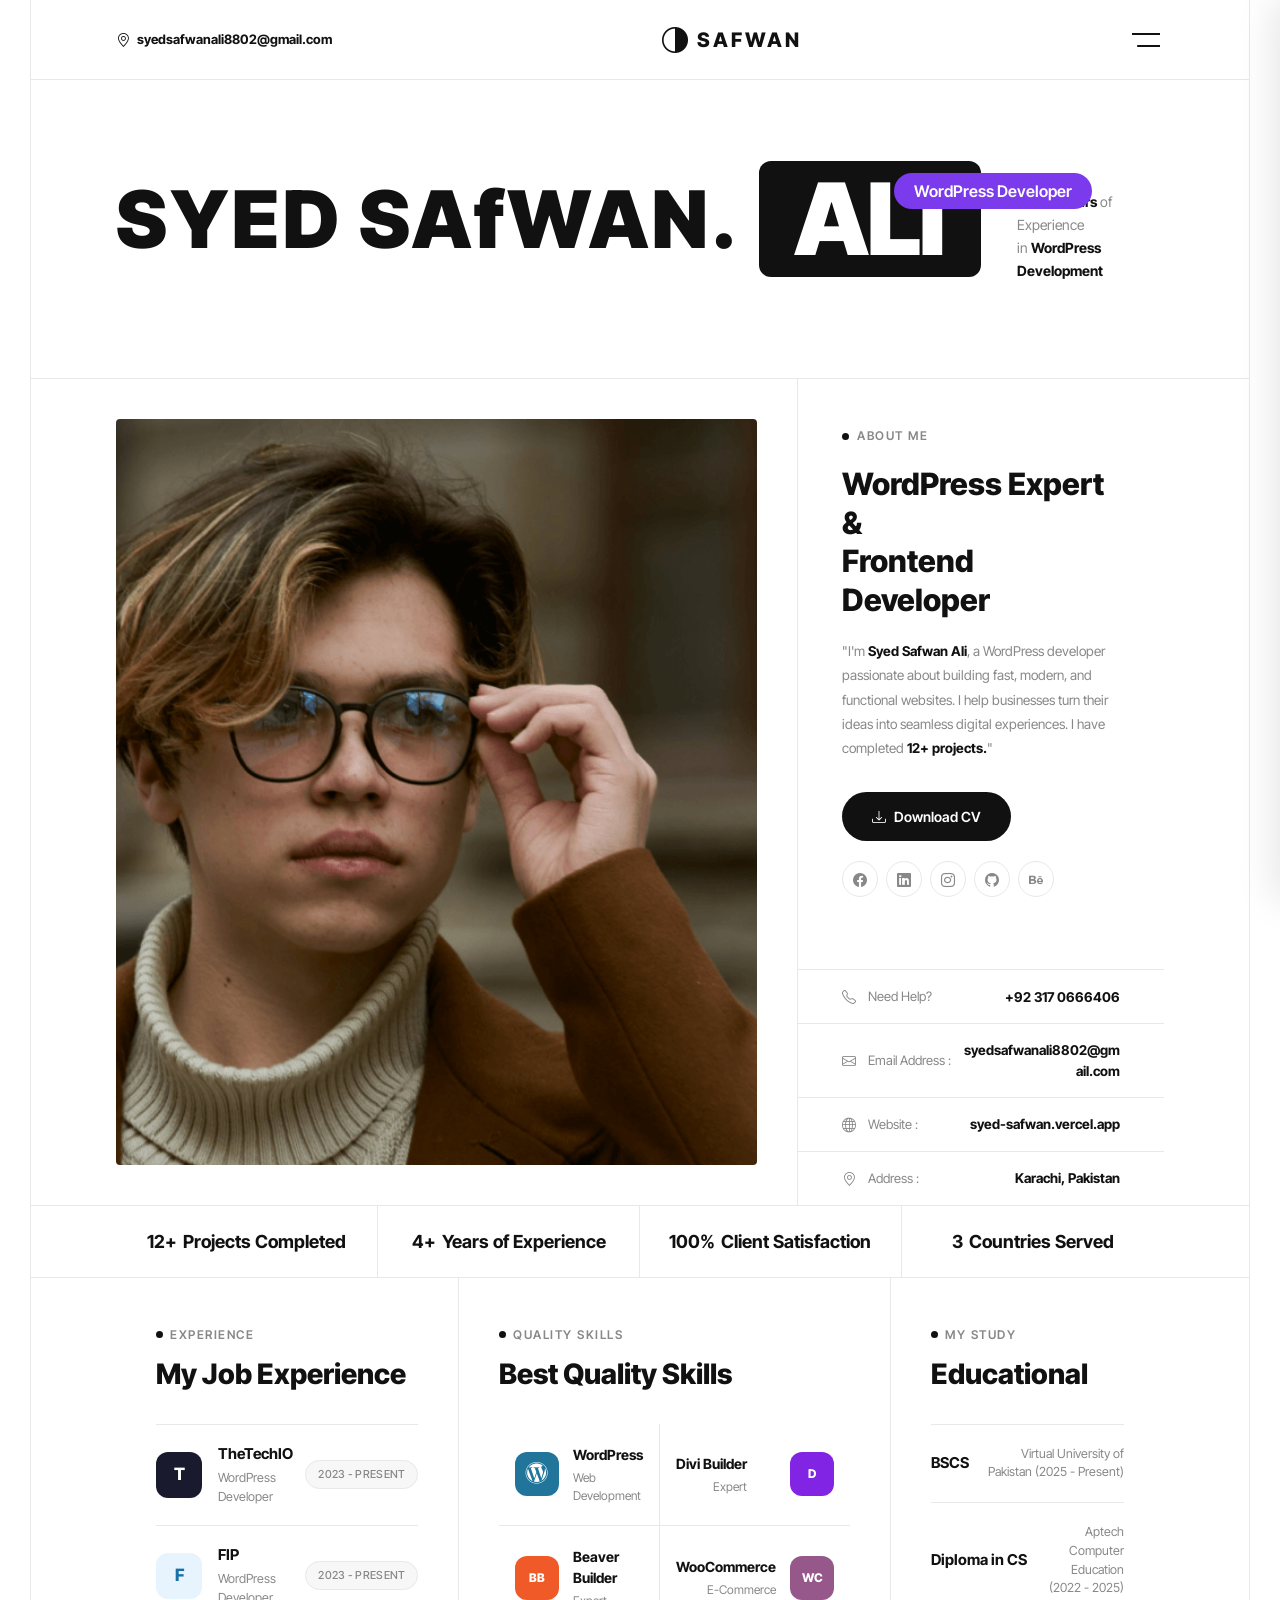
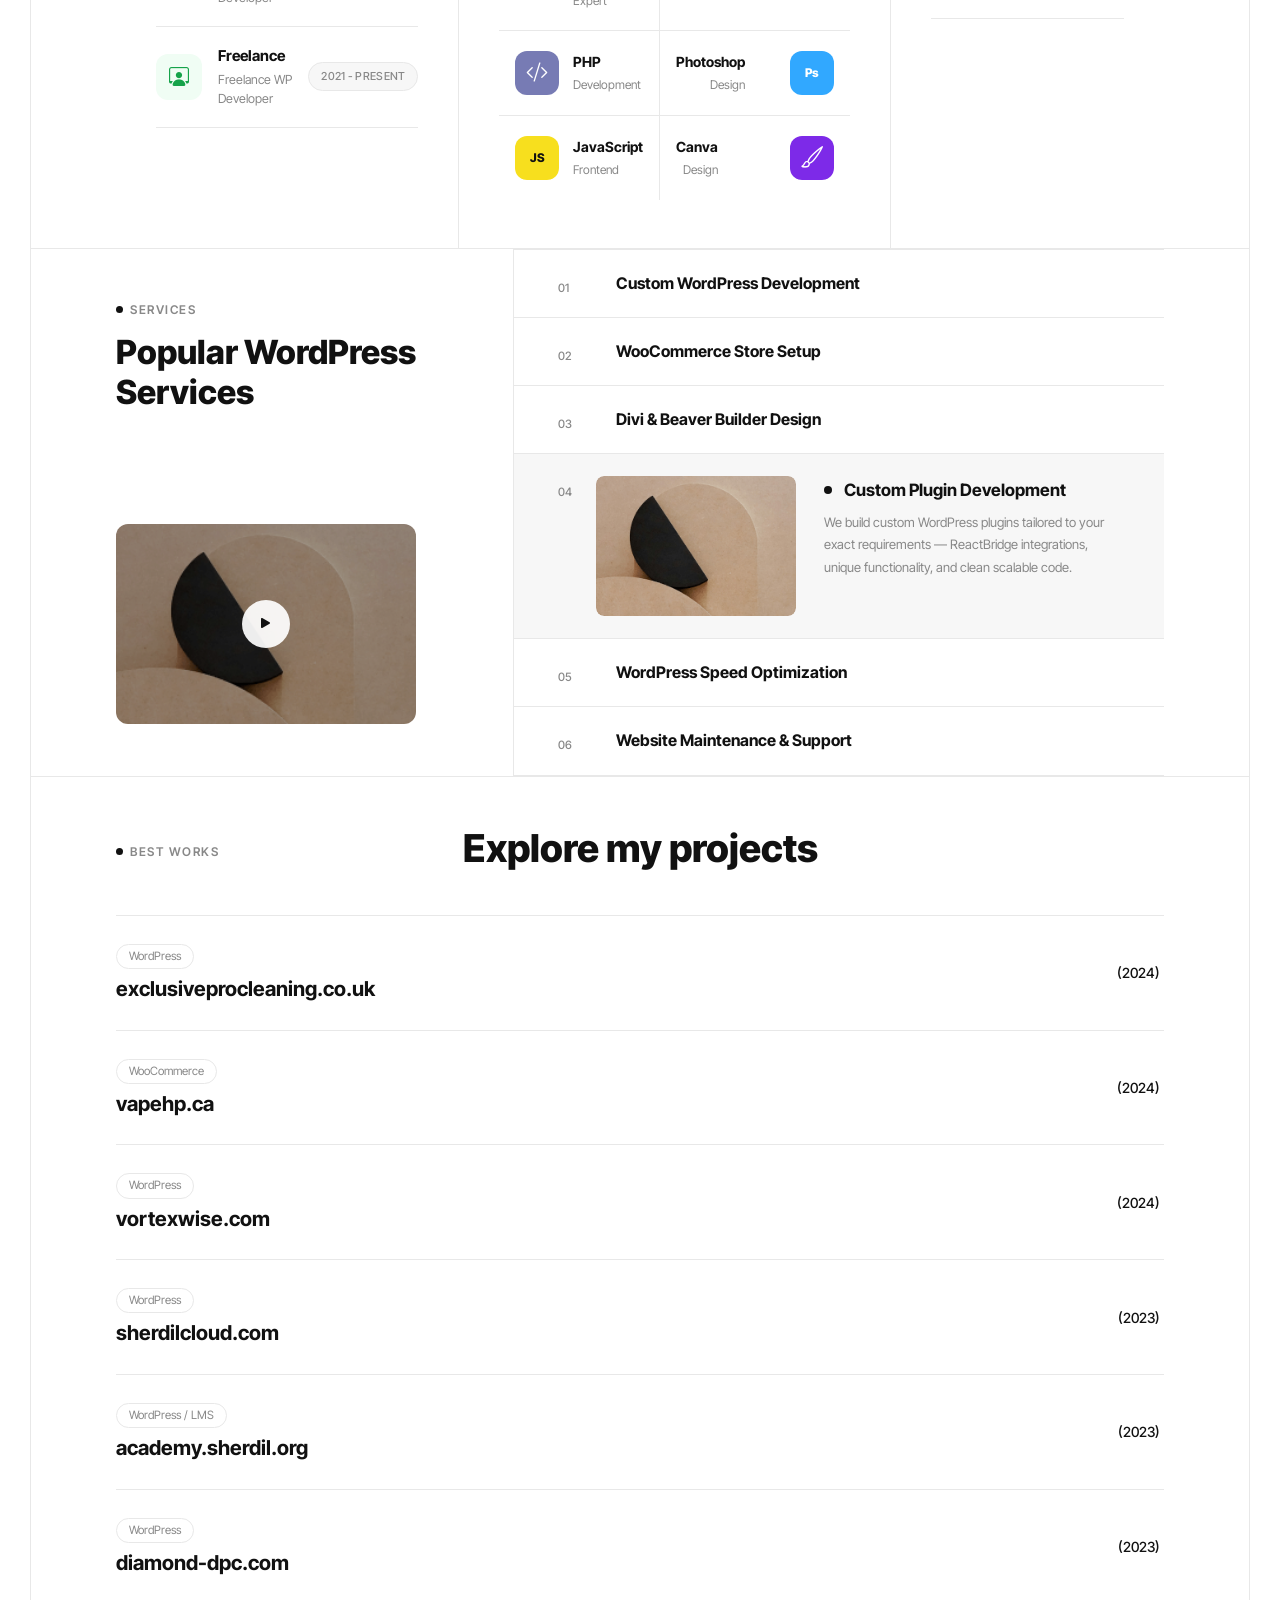
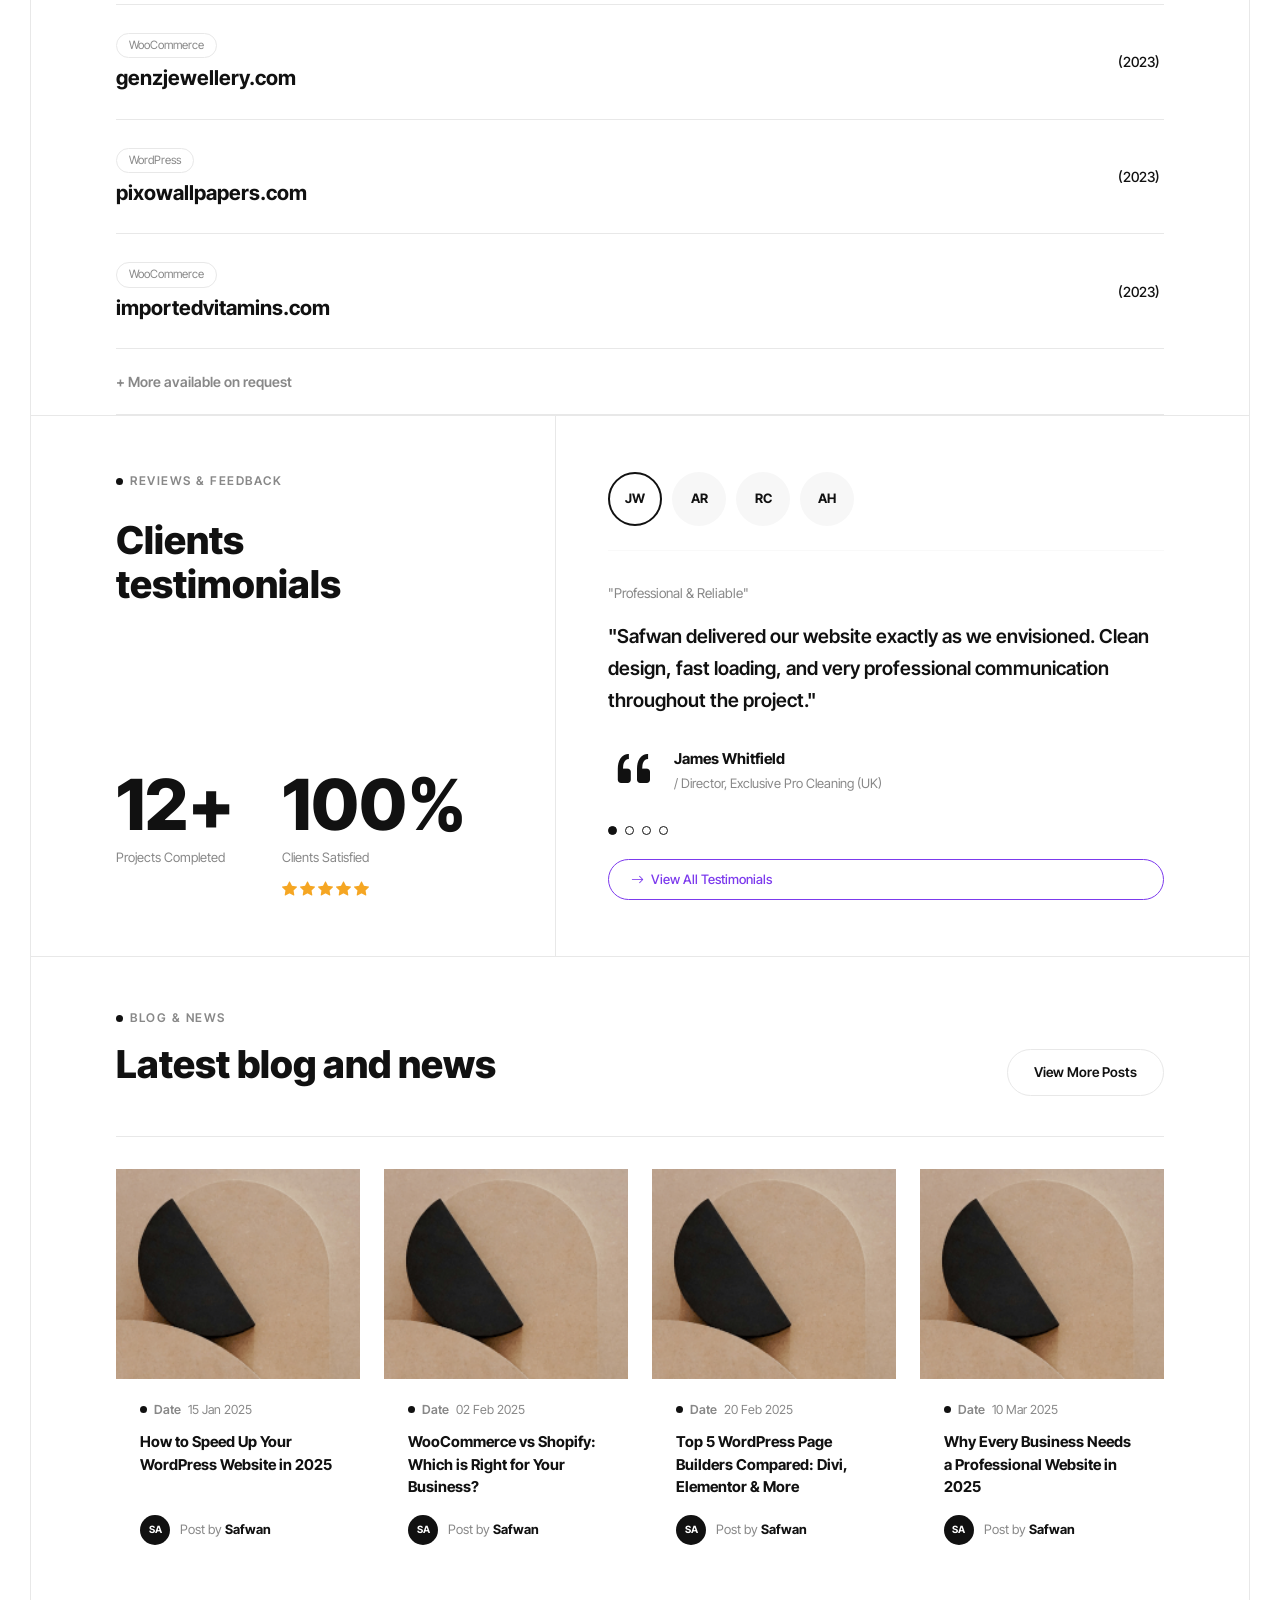
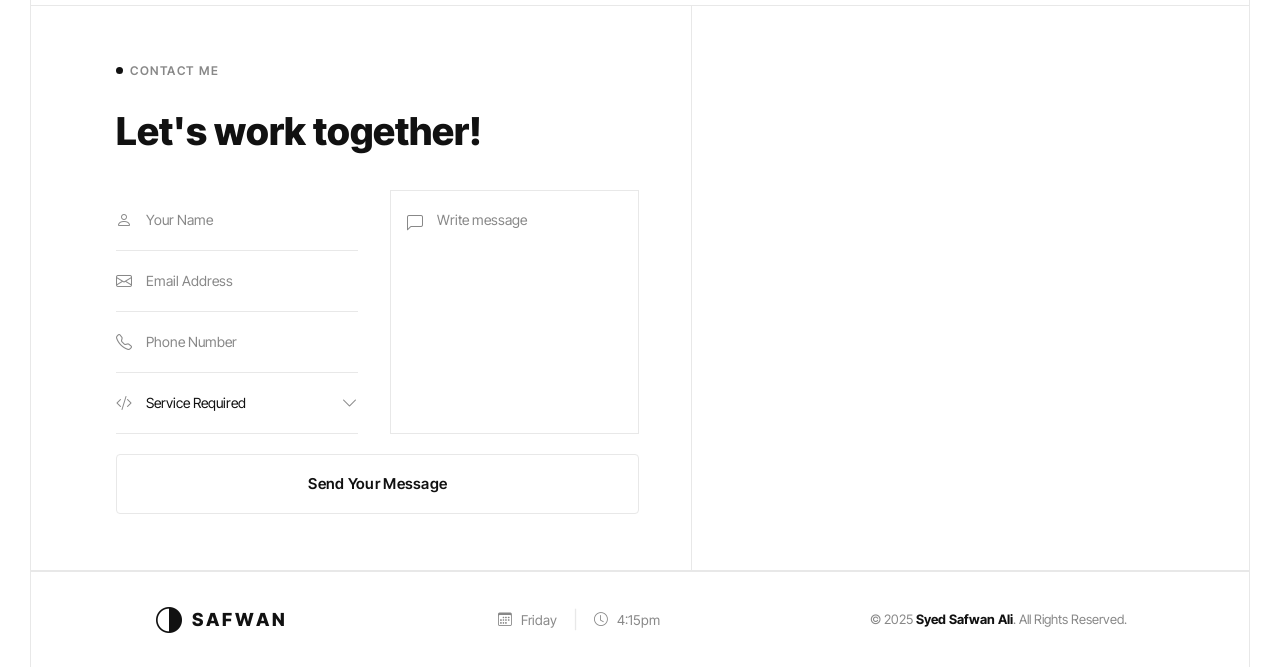
<file: index.html>
<!DOCTYPE html>
<html lang="en">
<head>
  <meta charset="UTF-8" />
  <meta name="viewport" content="width=device-width, initial-scale=1.0" />
  <title>Safwan</title>

  <!-- Inter Tight Font -->
  <link rel="preconnect" href="https://fonts.googleapis.com" />
  <link rel="preconnect" href="https://fonts.gstatic.com" crossorigin />
  <link href="https://fonts.googleapis.com/css2?family=Inter+Tight:ital,wght@0,100..900;1,100..900&display=swap" rel="stylesheet" />

  <!-- Bootstrap 5 CSS -->
  <link rel="stylesheet" href="https://cdn.jsdelivr.net/npm/bootstrap@5.3.3/dist/css/bootstrap.min.css" />
  <!-- Bootstrap Icons -->
  <link rel="stylesheet" href="https://cdn.jsdelivr.net/npm/bootstrap-icons@1.11.3/font/bootstrap-icons.min.css" />
  <!-- Custom CSS -->
  <link rel="stylesheet" href="css/style.css" />
</head>
<body>

  <!-- ══════════════════════════════════════
       HEADER
  ══════════════════════════════════════ -->
  <header class="site-header">
    <div class="header-inner">

      <a href="mailto:syedsafwanali8802@gmail.com" class="header-email">
        <i class="bi bi-geo-alt"></i>
        syedsafwanali8802@gmail.com
      </a>

      <a href="index.html" class="header-logo">
        <i class="bi bi-circle-half"></i>
        SAFWAN
      </a>

      <button class="hamburger-btn" id="menuBtn" aria-label="Open menu">
        <svg width="28" height="16" viewBox="0 0 28 16" fill="none" xmlns="http://www.w3.org/2000/svg">
          <line x1="0" y1="2"  x2="28" y2="2"  stroke="currentColor" stroke-width="2.2" stroke-linecap="round"/>
          <line x1="6" y1="14" x2="28" y2="14" stroke="currentColor" stroke-width="2.2" stroke-linecap="round"/>
        </svg>
      </button>

    </div>
  </header>

  <!-- ══════════════════════════════════════
       OVERLAY
  ══════════════════════════════════════ -->
  <div class="overlay" id="overlay"></div>

  <!-- ══════════════════════════════════════
       SIDEBAR
  ══════════════════════════════════════ -->
  <aside class="sidebar" id="sidebar">

    <div class="sidebar-top">
      <a href="index.html" class="sidebar-logo">
        <i class="bi bi-circle-half"></i>
        SAFWAN
      </a>
      <button class="close-btn" id="closeBtn" aria-label="Close">
        <i class="bi bi-x-lg"></i>
      </button>
    </div>

    <nav class="sidebar-nav">
      <div class="nav-item active">
        <a href="index.html" class="nav-label"><i class="bi bi-house"></i> Home</a>
        <span class="nav-plus">+</span>
      </div>
      <div class="nav-item">
        <a href="about.html" class="nav-label"><i class="bi bi-person"></i> About</a>
        <span class="nav-plus">+</span>
      </div>
      <div class="nav-item">
        <a href="work.html" class="nav-label"><i class="bi bi-briefcase"></i> Work</a>
        <span class="nav-plus">+</span>
      </div>
      <div class="nav-item">
        <a href="services.html" class="nav-label"><i class="bi bi-stars"></i> Services</a>
        <span class="nav-plus">+</span>
      </div>
      <div class="nav-item">
        <a href="blogs.html" class="nav-label"><i class="bi bi-pencil-square"></i> Blogs</a>
        <span class="nav-plus">+</span>
      </div>
      <div class="nav-item">
        <a href="contact.html" class="nav-label"><i class="bi bi-envelope"></i> Contact</a>
      </div>
    </nav>

    <div class="sidebar-about">
      <h3>About Us</h3>
      <p>Passionate frontend developer crafting clean, modern, and responsive web experiences.</p>
      <a href="contact.html" class="btn-outline"><i class="bi bi-arrow-right"></i> Contact Us</a>
    </div>

    <div class="sidebar-contact">
      <h3>Contact Us</h3>
      <div class="contact-row">
        <div class="contact-icon-box"><i class="bi bi-geo-alt-fill"></i></div>
        <span>Karachi, Pakistan</span>
      </div>
      <div class="contact-row">
        <div class="contact-icon-box"><i class="bi bi-telephone-fill"></i></div>
        <span>+92 317 0666406</span>
      </div>
      <div class="contact-row">
        <div class="contact-icon-box"><i class="bi bi-envelope-fill"></i></div>
        <span>syedsafwanali8802@gmail.com</span>
      </div>
    </div>

    <div class="sidebar-social">
      <a href="#" class="social-link" aria-label="GitHub"><i class="bi bi-github"></i></a>
      <a href="#" class="social-link" aria-label="LinkedIn"><i class="bi bi-linkedin"></i></a>
      <a href="#" class="social-link" aria-label="Twitter"><i class="bi bi-twitter-x"></i></a>
      <a href="#" class="social-link" aria-label="Instagram"><i class="bi bi-instagram"></i></a>
    </div>

  </aside>

  <!-- ══════════════════════════════════════
       HERO SECTION
       parent: sec-wrap (border-bottom only)
       child:  sec-inner (max-width 1480px, width 80%)
  ══════════════════════════════════════ -->
  <section class="sec-wrap">
    <div class="sec-inner hero">

      <span class="hero-plain">SYED SAfWAN.</span>

      <div class="hero-box-wrap">
        <div class="hero-box">ALI</div>
        <span class="hero-badge">WordPress Developer</span>
      </div>

      <div class="hero-desc">
        <p>I've <strong>4+ Years</strong> of Experience<br>in <strong>WordPress Development</strong></p>
      </div>

    </div>
  </section>

  <!-- ══════════════════════════════════════
       ABOUT SECTION
       parent: sec-wrap (border-bottom only)
       child:  sec-inner (max-width 1480px, width 80%)
  ══════════════════════════════════════ -->
  <section class="sec-wrap">
    <div class="sec-inner about">

      <!-- Left: Image -->
      <div class="about-img">
        <img src="assets/images/about-img.png" alt="Syed Safwan Ali" />
      </div>

      <!-- Right: Content -->
      <div class="about-content">

        <!-- Upper: label + headline + bio + actions -->
        <div class="about-upper">
          <p class="about-label"><span class="about-dot"></span> ABOUT ME</p>

          <h2 class="about-headline">WordPress Expert &amp;<br>Frontend Developer</h2>

          <p class="about-bio">
            "I'm <strong>Syed Safwan Ali</strong>, a WordPress developer passionate about building
            fast, modern, and functional websites. I help businesses turn their ideas into
            seamless digital experiences. I have completed <strong>12+ projects.</strong>"
          </p>

          <div class="about-actions">
            <a href="assets/Syed Safwan Ali CV.pdf" download class="btn-cv"><i class="bi bi-download"></i> Download CV</a>
            <div class="about-socials">
              <a href="#" class="about-social-link" aria-label="Facebook"><i class="bi bi-facebook"></i></a>
              <a href="#" class="about-social-link" aria-label="LinkedIn"><i class="bi bi-linkedin"></i></a>
              <a href="#" class="about-social-link" aria-label="Instagram"><i class="bi bi-instagram"></i></a>
              <a href="#" class="about-social-link" aria-label="GitHub"><i class="bi bi-github"></i></a>
              <a href="#" class="about-social-link" aria-label="Behance"><i class="bi bi-behance"></i></a>
            </div>
          </div>
        </div>

        <!-- Lower: contact info rows (full-width borders) -->
        <div class="about-info">
          <div class="about-info-row">
            <span class="about-info-label"><i class="bi bi-telephone"></i> Need Help?</span>
            <a href="tel:+923170666406" class="about-info-value">+92 317 0666406</a>
          </div>
          <div class="about-info-row">
            <span class="about-info-label"><i class="bi bi-envelope"></i> Email Address :</span>
            <a href="mailto:syedsafwanali8802@gmail.com" class="about-info-value">syedsafwanali8802@gmail.com</a>
          </div>
          <div class="about-info-row">
            <span class="about-info-label"><i class="bi bi-globe"></i> Website :</span>
            <a href="#" class="about-info-value">syed-safwan.vercel.app</a>
          </div>
          <div class="about-info-row">
            <span class="about-info-label"><i class="bi bi-geo-alt"></i> Address :</span>
            <span class="about-info-value">Karachi, Pakistan</span>
          </div>
        </div>

      </div>
    </div>
  </section>

  <!-- ══════════════════════════════════════
       STATS SECTION
  ══════════════════════════════════════ -->
  <section class="sec-wrap">
    <div class="sec-inner stats">

      <div class="stat-item">
        <span class="stat-number">12+</span>
        <span class="stat-label">Projects Completed</span>
      </div>

      <div class="stat-item">
        <span class="stat-number">4+</span>
        <span class="stat-label">Years of Experience</span>
      </div>

      <div class="stat-item">
        <span class="stat-number">100%</span>
        <span class="stat-label">Client Satisfaction</span>
      </div>

      <div class="stat-item">
        <span class="stat-number">3</span>
        <span class="stat-label">Countries Served</span>
      </div>

    </div>
  </section>

  <!-- ══════════════════════════════════════
       RESUME SECTION  (Experience / Skills / Education)
  ══════════════════════════════════════ -->
  <section class="sec-wrap">
    <div class="sec-inner resume-grid">

      <!-- ── COL 1: EXPERIENCE ── -->
      <div class="resume-col">
        <p class="resume-label"><span class="resume-dot"></span> EXPERIENCE</p>
        <h2 class="resume-heading">My Job Experience</h2>

        <div class="exp-list">

          <div class="exp-item">
            <div class="exp-left">
              <div class="exp-logo" style="background:#1a1a2e; color:#fff;">T</div>
              <div class="exp-info">
                <span class="exp-company">TheTechIO</span>
                <span class="exp-role">WordPress Developer</span>
              </div>
            </div>
            <span class="exp-date">2023 - PRESENT</span>
          </div>

          <div class="exp-item">
            <div class="exp-left">
              <div class="exp-logo" style="background:#e8f4fd; color:#1a6fa8;">F</div>
              <div class="exp-info">
                <span class="exp-company">FIP</span>
                <span class="exp-role">WordPress Developer</span>
              </div>
            </div>
            <span class="exp-date">2023 - PRESENT</span>
          </div>

          <div class="exp-item">
            <div class="exp-left">
              <div class="exp-logo" style="background:#f0fdf4; color:#16a34a;">
                <i class="bi bi-person-workspace"></i>
              </div>
              <div class="exp-info">
                <span class="exp-company">Freelance</span>
                <span class="exp-role">Freelance WP Developer</span>
              </div>
            </div>
            <span class="exp-date">2021 - PRESENT</span>
          </div>

        </div>
      </div>

      <!-- ── COL 2: SKILLS ── -->
      <div class="resume-col resume-col--mid">
        <p class="resume-label"><span class="resume-dot"></span> QUALITY SKILLS</p>
        <h2 class="resume-heading">Best Quality Skills</h2>

        <div class="skills-grid">

          <!-- Row 1 -->
          <div class="skill-item">
            <div class="skill-icon" style="background:#21759b;color:#fff;"><i class="bi bi-wordpress"></i></div>
            <div class="skill-info"><span class="skill-name">WordPress</span><span class="skill-cat">Web Development</span></div>
          </div>
          <div class="skill-item skill-right">
            <div class="skill-icon" style="background:#8224e3;color:#fff;">D</div>
            <div class="skill-info"><span class="skill-name">Divi Builder</span><span class="skill-cat">Expert</span></div>
          </div>

          <!-- Row 2 -->
          <div class="skill-item">
            <div class="skill-icon" style="background:#f05a28;color:#fff;">BB</div>
            <div class="skill-info"><span class="skill-name">Beaver Builder</span><span class="skill-cat">Expert</span></div>
          </div>
          <div class="skill-item skill-right">
            <div class="skill-icon" style="background:#96588a;color:#fff;">WC</div>
            <div class="skill-info"><span class="skill-name">WooCommerce</span><span class="skill-cat">E-Commerce</span></div>
          </div>

          <!-- Row 3 -->
          <div class="skill-item">
            <div class="skill-icon" style="background:#777bb4;color:#fff;"><i class="bi bi-code-slash"></i></div>
            <div class="skill-info"><span class="skill-name">PHP</span><span class="skill-cat">Development</span></div>
          </div>
          <div class="skill-item skill-right">
            <div class="skill-icon" style="background:#31a8ff;color:#fff;">Ps</div>
            <div class="skill-info"><span class="skill-name">Photoshop</span><span class="skill-cat">Design</span></div>
          </div>

          <!-- Row 4 -->
          <div class="skill-item">
            <div class="skill-icon" style="background:#f7df1e;color:#111;">JS</div>
            <div class="skill-info"><span class="skill-name">JavaScript</span><span class="skill-cat">Frontend</span></div>
          </div>
          <div class="skill-item skill-right">
            <div class="skill-icon" style="background:#7d2ae8;color:#fff;"><i class="bi bi-brush"></i></div>
            <div class="skill-info"><span class="skill-name">Canva</span><span class="skill-cat">Design</span></div>
          </div>

        </div>
      </div>

      <!-- ── COL 3: EDUCATION ── -->
      <div class="resume-col">
        <p class="resume-label"><span class="resume-dot"></span> MY STUDY</p>
        <h2 class="resume-heading">Educational</h2>

        <div class="edu-list">

          <div class="edu-item">
            <span class="edu-degree">BSCS</span>
            <span class="edu-uni">Virtual University of Pakistan <em>(2025 - Present)</em></span>
          </div>

          <div class="edu-item">
            <span class="edu-degree">Diploma in CS</span>
            <span class="edu-uni">Aptech Computer Education <em>(2022 - 2025)</em></span>
          </div>

        </div>
      </div>

    </div>
  </section>

  <!-- ══════════════════════════════════════
       SERVICES SECTION
  ══════════════════════════════════════ -->
  <section class="sec-wrap">
    <div class="sec-inner srv-grid">

      <!-- Left panel -->
      <div class="srv-left">
        <p class="resume-label"><span class="resume-dot"></span> SERVICES</p>
        <h2 class="srv-heading">Popular WordPress<br>Services</h2>
        <div class="srv-media">
          <img src="assets/images/services-img.png" alt="Services" />
          <button class="srv-play" aria-label="Play"><i class="bi bi-play-fill"></i></button>
        </div>
      </div>

      <!-- Right: service list -->
      <div class="srv-list">

        <div class="srv-item">
          <span class="srv-num">01</span>
          <div class="srv-thumb"><img src="assets/images/services-img.png" alt="" /></div>
          <div class="srv-body">
            <div class="srv-title-row"><span class="srv-dot-sm"></span><h3 class="srv-title">Custom WordPress Development</h3></div>
            <div class="srv-desc"><div><p>We build fully custom WordPress websites from scratch — tailored to your brand, goals, and audience. Clean code, fast performance, and pixel-perfect design.</p></div></div>
          </div>
        </div>

        <div class="srv-item">
          <span class="srv-num">02</span>
          <div class="srv-thumb"><img src="assets/images/services-img.png" alt="" /></div>
          <div class="srv-body">
            <div class="srv-title-row"><span class="srv-dot-sm"></span><h3 class="srv-title">WooCommerce Store Setup</h3></div>
            <div class="srv-desc"><div><p>Complete WooCommerce setup with product pages, payment gateways, shipping, and a smooth checkout experience built for conversions.</p></div></div>
          </div>
        </div>

        <div class="srv-item">
          <span class="srv-num">03</span>
          <div class="srv-thumb"><img src="assets/images/services-img.png" alt="" /></div>
          <div class="srv-body">
            <div class="srv-title-row"><span class="srv-dot-sm"></span><h3 class="srv-title">Divi &amp; Beaver Builder Design</h3></div>
            <div class="srv-desc"><div><p>Stunning, responsive layouts using Divi or Beaver Builder — drag-and-drop precision with professional visual results delivered fast.</p></div></div>
          </div>
        </div>

        <div class="srv-item active">
          <span class="srv-num">04</span>
          <div class="srv-thumb"><img src="assets/images/services-img.png" alt="" /></div>
          <div class="srv-body">
            <div class="srv-title-row"><span class="srv-dot-sm"></span><h3 class="srv-title">Custom Plugin Development</h3></div>
            <div class="srv-desc"><div><p>We build custom WordPress plugins tailored to your exact requirements — ReactBridge integrations, unique functionality, and clean scalable code.</p></div></div>
          </div>
        </div>

        <div class="srv-item">
          <span class="srv-num">05</span>
          <div class="srv-thumb"><img src="assets/images/services-img.png" alt="" /></div>
          <div class="srv-body">
            <div class="srv-title-row"><span class="srv-dot-sm"></span><h3 class="srv-title">WordPress Speed Optimization</h3></div>
            <div class="srv-desc"><div><p>Boost your site's Core Web Vitals, reduce load times, and improve SEO rankings with expert caching, image optimization, and code cleanup.</p></div></div>
          </div>
        </div>

        <div class="srv-item">
          <span class="srv-num">06</span>
          <div class="srv-thumb"><img src="assets/images/services-img.png" alt="" /></div>
          <div class="srv-body">
            <div class="srv-title-row"><span class="srv-dot-sm"></span><h3 class="srv-title">Website Maintenance &amp; Support</h3></div>
            <div class="srv-desc"><div><p>Regular updates, security monitoring, backups, and on-demand fixes — so your site stays secure, fast, and running smoothly 24/7.</p></div></div>
          </div>
        </div>

      </div>
    </div>
  </section>

  <!-- ══════════════════════════════════════
       BEST WORKS SECTION
  ══════════════════════════════════════ -->
  <section class="sec-wrap">
    <div class="sec-inner">

      <!-- Header row -->
      <div class="works-header">
        <p class="resume-label"><span class="resume-dot"></span> BEST WORKS</p>
        <h2 class="works-heading">Explore my projects</h2>
      </div>

      <!-- Project list -->
      <div class="works-list">

        <div class="work-item" onclick="location.href='project-detail.html?p=exclusiveprocleaning'">
          <div class="work-left">
            <span class="work-tag">WordPress</span>
            <h3 class="work-title">exclusiveprocleaning.co.uk</h3>
            <p class="work-sub">Cleaning Services (UK)</p>
          </div>
          <div class="work-img"><img src="assets/images/services-img.png" alt="exclusiveprocleaning" /></div>
          <span class="work-year">(2024)</span>
        </div>

        <div class="work-item" onclick="location.href='project-detail.html?p=vapehp'">
          <div class="work-left">
            <span class="work-tag">WooCommerce</span>
            <h3 class="work-title">vapehp.ca</h3>
            <p class="work-sub">E-Commerce (Canada)</p>
          </div>
          <div class="work-img"><img src="assets/images/services-img.png" alt="vapehp" /></div>
          <span class="work-year">(2024)</span>
        </div>

        <div class="work-item" onclick="location.href='project-detail.html?p=vortexwise'">
          <div class="work-left">
            <span class="work-tag">WordPress</span>
            <h3 class="work-title">vortexwise.com</h3>
            <p class="work-sub">Amazon UGC / Marketing</p>
          </div>
          <div class="work-img"><img src="assets/images/services-img.png" alt="vortexwise" /></div>
          <span class="work-year">(2024)</span>
        </div>

        <div class="work-item" onclick="location.href='project-detail.html?p=sherdilcloud'">
          <div class="work-left">
            <span class="work-tag">WordPress</span>
            <h3 class="work-title">sherdilcloud.com</h3>
            <p class="work-sub">IT / Cloud Services</p>
          </div>
          <div class="work-img"><img src="assets/images/services-img.png" alt="sherdilcloud" /></div>
          <span class="work-year">(2023)</span>
        </div>

        <div class="work-item" onclick="location.href='project-detail.html?p=academy-sherdil'">
          <div class="work-left">
            <span class="work-tag">WordPress / LMS</span>
            <h3 class="work-title">academy.sherdil.org</h3>
            <p class="work-sub">Online Academy / LMS</p>
          </div>
          <div class="work-img"><img src="assets/images/services-img.png" alt="academy.sherdil" /></div>
          <span class="work-year">(2023)</span>
        </div>

        <div class="work-item" onclick="location.href='project-detail.html?p=diamond-dpc'">
          <div class="work-left">
            <span class="work-tag">WordPress</span>
            <h3 class="work-title">diamond-dpc.com</h3>
            <p class="work-sub">Events / Lead Gen</p>
          </div>
          <div class="work-img"><img src="assets/images/services-img.png" alt="diamond-dpc" /></div>
          <span class="work-year">(2023)</span>
        </div>

        <div class="work-item" onclick="location.href='project-detail.html?p=genzjewellery'">
          <div class="work-left">
            <span class="work-tag">WooCommerce</span>
            <h3 class="work-title">genzjewellery.com</h3>
            <p class="work-sub">E-Commerce (Jewelry)</p>
          </div>
          <div class="work-img"><img src="assets/images/services-img.png" alt="genzjewellery" /></div>
          <span class="work-year">(2023)</span>
        </div>

        <div class="work-item" onclick="location.href='project-detail.html?p=pixowallpapers'">
          <div class="work-left">
            <span class="work-tag">WordPress</span>
            <h3 class="work-title">pixowallpapers.com</h3>
            <p class="work-sub">Wallpaper Gallery</p>
          </div>
          <div class="work-img"><img src="assets/images/services-img.png" alt="pixowallpapers" /></div>
          <span class="work-year">(2023)</span>
        </div>

        <div class="work-item" onclick="location.href='project-detail.html?p=importedvitamins'">
          <div class="work-left">
            <span class="work-tag">WooCommerce</span>
            <h3 class="work-title">importedvitamins.com</h3>
            <p class="work-sub">E-Commerce (Health)</p>
          </div>
          <div class="work-img"><img src="assets/images/services-img.png" alt="importedvitamins" /></div>
          <span class="work-year">(2023)</span>
        </div>

        <!-- More row -->
        <div class="work-more">+ More available on request</div>

      </div>
    </div>
  </section>

  <!-- ══════════════════════════════════════
       TESTIMONIALS SECTION
  ══════════════════════════════════════ -->
  <section class="sec-wrap">
    <div class="sec-inner testi-grid">

      <!-- Left panel -->
      <div class="testi-left">
        <p class="resume-label"><span class="resume-dot"></span> REVIEWS &amp; FEEDBACK</p>
        <h2 class="testi-heading">Clients<br>testimonials</h2>
        <div class="testi-stats">
          <div class="testi-stat">
            <span class="testi-num">12+</span>
            <span class="testi-stat-label">Projects Completed</span>
          </div>
          <div class="testi-stat">
            <span class="testi-num">100%</span>
            <span class="testi-stat-label">Clients Satisfied</span>
            <div class="testi-stars">
              <i class="bi bi-star-fill"></i>
              <i class="bi bi-star-fill"></i>
              <i class="bi bi-star-fill"></i>
              <i class="bi bi-star-fill"></i>
              <i class="bi bi-star-fill"></i>
            </div>
          </div>
        </div>
      </div>

      <!-- Right panel: slider -->
      <div class="testi-right">

        <!-- Avatar navigation -->
        <div class="testi-avatars">
          <button class="testi-av active" data-index="0"><span>JW</span></button>
          <button class="testi-av" data-index="1"><span>AR</span></button>
          <button class="testi-av" data-index="2"><span>RC</span></button>
          <button class="testi-av" data-index="3"><span>AH</span></button>
        </div>

        <hr class="testi-divider" />

        <!-- Slides -->
        <div class="testi-slides">

          <div class="testi-slide active">
            <p class="testi-tag">"Professional &amp; Reliable"</p>
            <p class="testi-quote">"Safwan delivered our website exactly as we envisioned. Clean design, fast loading, and very professional communication throughout the project."</p>
            <div class="testi-author">
              <span class="testi-qmark"><i class="bi bi-quote"></i></span>
              <div>
                <span class="testi-name">James Whitfield</span>
                <span class="testi-role">/ Director, Exclusive Pro Cleaning (UK)</span>
              </div>
            </div>
          </div>

          <div class="testi-slide">
            <p class="testi-tag">"Delivered Before Deadline"</p>
            <p class="testi-quote">"Excellent WordPress developer. He understood our requirements quickly and delivered before the deadline. Highly recommended!"</p>
            <div class="testi-author">
              <span class="testi-qmark"><i class="bi bi-quote"></i></span>
              <div>
                <span class="testi-name">Ahmed Al Rashid</span>
                <span class="testi-role">/ Founder, VortexWise</span>
              </div>
            </div>
          </div>

          <div class="testi-slide">
            <p class="testi-tag">"Quality Results"</p>
            <p class="testi-quote">"Great work on our WooCommerce store. Safwan is skilled, responsive, and delivers quality results. Will definitely work again."</p>
            <div class="testi-author">
              <span class="testi-qmark"><i class="bi bi-quote"></i></span>
              <div>
                <span class="testi-name">Ryan Carter</span>
                <span class="testi-role">/ Owner, VapeHP Canada</span>
              </div>
            </div>
          </div>

          <div class="testi-slide">
            <p class="testi-tag">"Strong Attention to Detail"</p>
            <p class="testi-quote">"Professional WordPress developer with strong attention to detail. Our website and academy portal both turned out great."</p>
            <div class="testi-author">
              <span class="testi-qmark"><i class="bi bi-quote"></i></span>
              <div>
                <span class="testi-name">Ali Hassan</span>
                <span class="testi-role">/ CEO, Sherdil Cloud</span>
              </div>
            </div>
          </div>

        </div>

        <!-- Dot navigation -->
        <div class="testi-dots">
          <button class="testi-dot active" data-index="0"></button>
          <button class="testi-dot" data-index="1"></button>
          <button class="testi-dot" data-index="2"></button>
          <button class="testi-dot" data-index="3"></button>
        </div>

        <a href="testimonials.html" class="btn-outline" style="margin-top:1.5rem;display:inline-flex;align-items:center;gap:.4rem;"><i class="bi bi-arrow-right"></i> View All Testimonials</a>

      </div>
    </div>
  </section>

  <!-- ══════════════════════════════════════
       BLOG SECTION
  ══════════════════════════════════════ -->
  <section class="sec-wrap">
    <div class="sec-inner">

      <!-- Header -->
      <div class="blog-header">
        <div class="blog-header-left">
          <p class="resume-label"><span class="resume-dot"></span> BLOG &amp; NEWS</p>
          <h2 class="blog-heading">Latest blog and news</h2>
        </div>
        <a href="blogs.html" class="blog-more-btn">View More Posts</a>
      </div>

      <!-- 4-column grid -->
      <div class="blog-grid">

        <article class="blog-card">
          <div class="blog-img-wrap">
            <img src="assets/images/services-img.png" alt="WordPress Speed" />
          </div>
          <div class="blog-body">
            <p class="blog-date"><span class="resume-dot"></span> <span class="blog-date-label">Date</span> 15 Jan 2025</p>
            <h3 class="blog-title">How to Speed Up Your WordPress Website in 2025</h3>
            <div class="blog-author">
              <span class="blog-av">SA</span>
              <span>Post by <strong>Safwan</strong></span>
            </div>
          </div>
        </article>

        <article class="blog-card">
          <div class="blog-img-wrap">
            <img src="assets/images/services-img.png" alt="WooCommerce vs Shopify" />
          </div>
          <div class="blog-body">
            <p class="blog-date"><span class="resume-dot"></span> <span class="blog-date-label">Date</span> 02 Feb 2025</p>
            <h3 class="blog-title">WooCommerce vs Shopify: Which is Right for Your Business?</h3>
            <div class="blog-author">
              <span class="blog-av">SA</span>
              <span>Post by <strong>Safwan</strong></span>
            </div>
          </div>
        </article>

        <article class="blog-card">
          <div class="blog-img-wrap">
            <img src="assets/images/services-img.png" alt="Page Builders" />
          </div>
          <div class="blog-body">
            <p class="blog-date"><span class="resume-dot"></span> <span class="blog-date-label">Date</span> 20 Feb 2025</p>
            <h3 class="blog-title">Top 5 WordPress Page Builders Compared: Divi, Elementor &amp; More</h3>
            <div class="blog-author">
              <span class="blog-av">SA</span>
              <span>Post by <strong>Safwan</strong></span>
            </div>
          </div>
        </article>

        <article class="blog-card">
          <div class="blog-img-wrap">
            <img src="assets/images/services-img.png" alt="Professional Website" />
          </div>
          <div class="blog-body">
            <p class="blog-date"><span class="resume-dot"></span> <span class="blog-date-label">Date</span> 10 Mar 2025</p>
            <h3 class="blog-title">Why Every Business Needs a Professional Website in 2025</h3>
            <div class="blog-author">
              <span class="blog-av">SA</span>
              <span>Post by <strong>Safwan</strong></span>
            </div>
          </div>
        </article>

      </div>
    </div>
  </section>

  <!-- ══════════════════════════════════════
       CONTACT SECTION
  ══════════════════════════════════════ -->
  <section class="sec-wrap">
    <div class="sec-inner contact-grid">

      <!-- Left: form -->
      <div class="contact-left">
        <p class="resume-label"><span class="resume-dot"></span> CONTACT ME</p>
        <h2 class="contact-heading">Let's work together!</h2>

        <form class="contact-form" action="#" method="POST">

          <!-- Top: inputs | textarea -->
          <div class="contact-form-top">

            <!-- Input fields stack -->
            <div class="contact-fields">
              <div class="contact-field">
                <i class="bi bi-person"></i>
                <input type="text" placeholder="Your Name" required />
              </div>
              <div class="contact-field">
                <i class="bi bi-envelope"></i>
                <input type="email" placeholder="Email Address" required />
              </div>
              <div class="contact-field">
                <i class="bi bi-telephone"></i>
                <input type="tel" placeholder="Phone Number" />
              </div>
              <div class="contact-field">
                <i class="bi bi-code-slash"></i>
                <select>
                  <option value="" disabled selected>Service Required</option>
                  <option>Custom WordPress Development</option>
                  <option>WooCommerce Store Setup</option>
                  <option>Theme Customization</option>
                  <option>Speed Optimization</option>
                  <option>Website Maintenance</option>
                  <option>Other</option>
                </select>
                <i class="bi bi-chevron-down contact-select-arrow"></i>
              </div>
            </div>

            <!-- Message textarea -->
            <div class="contact-textarea-wrap">
              <i class="bi bi-chat-left"></i>
              <textarea placeholder="Write message" rows="7"></textarea>
            </div>

          </div>

          <!-- Send button -->
          <button type="submit" class="contact-btn">Send Your Message</button>

        </form>
      </div>

      <!-- Right: Google Map -->
      <div class="contact-map">
        <iframe
          src="https://www.google.com/maps/embed?pb=!1m18!1m12!1m3!1d462143.5893069343!2d66.68635990000001!3d24.9215702!2m3!1f0!2f0!3f0!3m2!1i1024!2i768!4f13.1!3m3!1m2!1s0x3eb33e06651d4bbf%3A0x9cf92f44555a0c23!2sKarachi%2C%20Karachi%20City%2C%20Sindh%2C%20Pakistan!5e0!3m2!1sen!2s!4v1710000000000!5m2!1sen!2s"
          width="100%" height="100%" style="border:0;" allowfullscreen="" loading="lazy"
          referrerpolicy="no-referrer-when-downgrade" title="Karachi Map">
        </iframe>
      </div>

    </div>
  </section>

  <!-- ══════════════════════════════════════
       FOOTER
  ══════════════════════════════════════ -->
  <footer class="site-footer">
    <div class="footer-inner">

      <!-- Left: logo -->
      <a href="index.html" class="footer-logo">
        <i class="bi bi-circle-half"></i>
        SAFWAN
      </a>

      <!-- Center: day + time -->
      <div class="footer-datetime">
        <span class="footer-day"><i class="bi bi-calendar3"></i> <span id="footerDay"></span></span>
        <span class="footer-sep">|</span>
        <span class="footer-time"><i class="bi bi-clock"></i> <span id="footerTime"></span></span>
      </div>

      <!-- Right: copyright -->
      <p class="footer-copy">© 2025 <strong>Syed Safwan Ali</strong>. All Rights Reserved.</p>

    </div>
  </footer>

  <!-- Custom cursor for work items -->
  <div class="work-cursor" id="workCursor">View Now</div>

  <!-- Bootstrap JS -->
  <script src="https://cdn.jsdelivr.net/npm/bootstrap@5.3.3/dist/js/bootstrap.bundle.min.js"></script>
  <!-- Custom JS -->
  <script src="js/main.js"></script>
  <script>
    (function () {
      var cursor = document.getElementById('workCursor');
      var items  = document.querySelectorAll('.work-item');
      document.addEventListener('mousemove', function (e) {
        cursor.style.left = e.clientX + 'px';
        cursor.style.top  = e.clientY + 'px';
      });
      items.forEach(function (item) {
        item.addEventListener('mouseenter', function () { cursor.classList.add('visible'); });
        item.addEventListener('mouseleave', function () { cursor.classList.remove('visible'); });
      });
    })();
  </script>
</body>
</html>
</file>
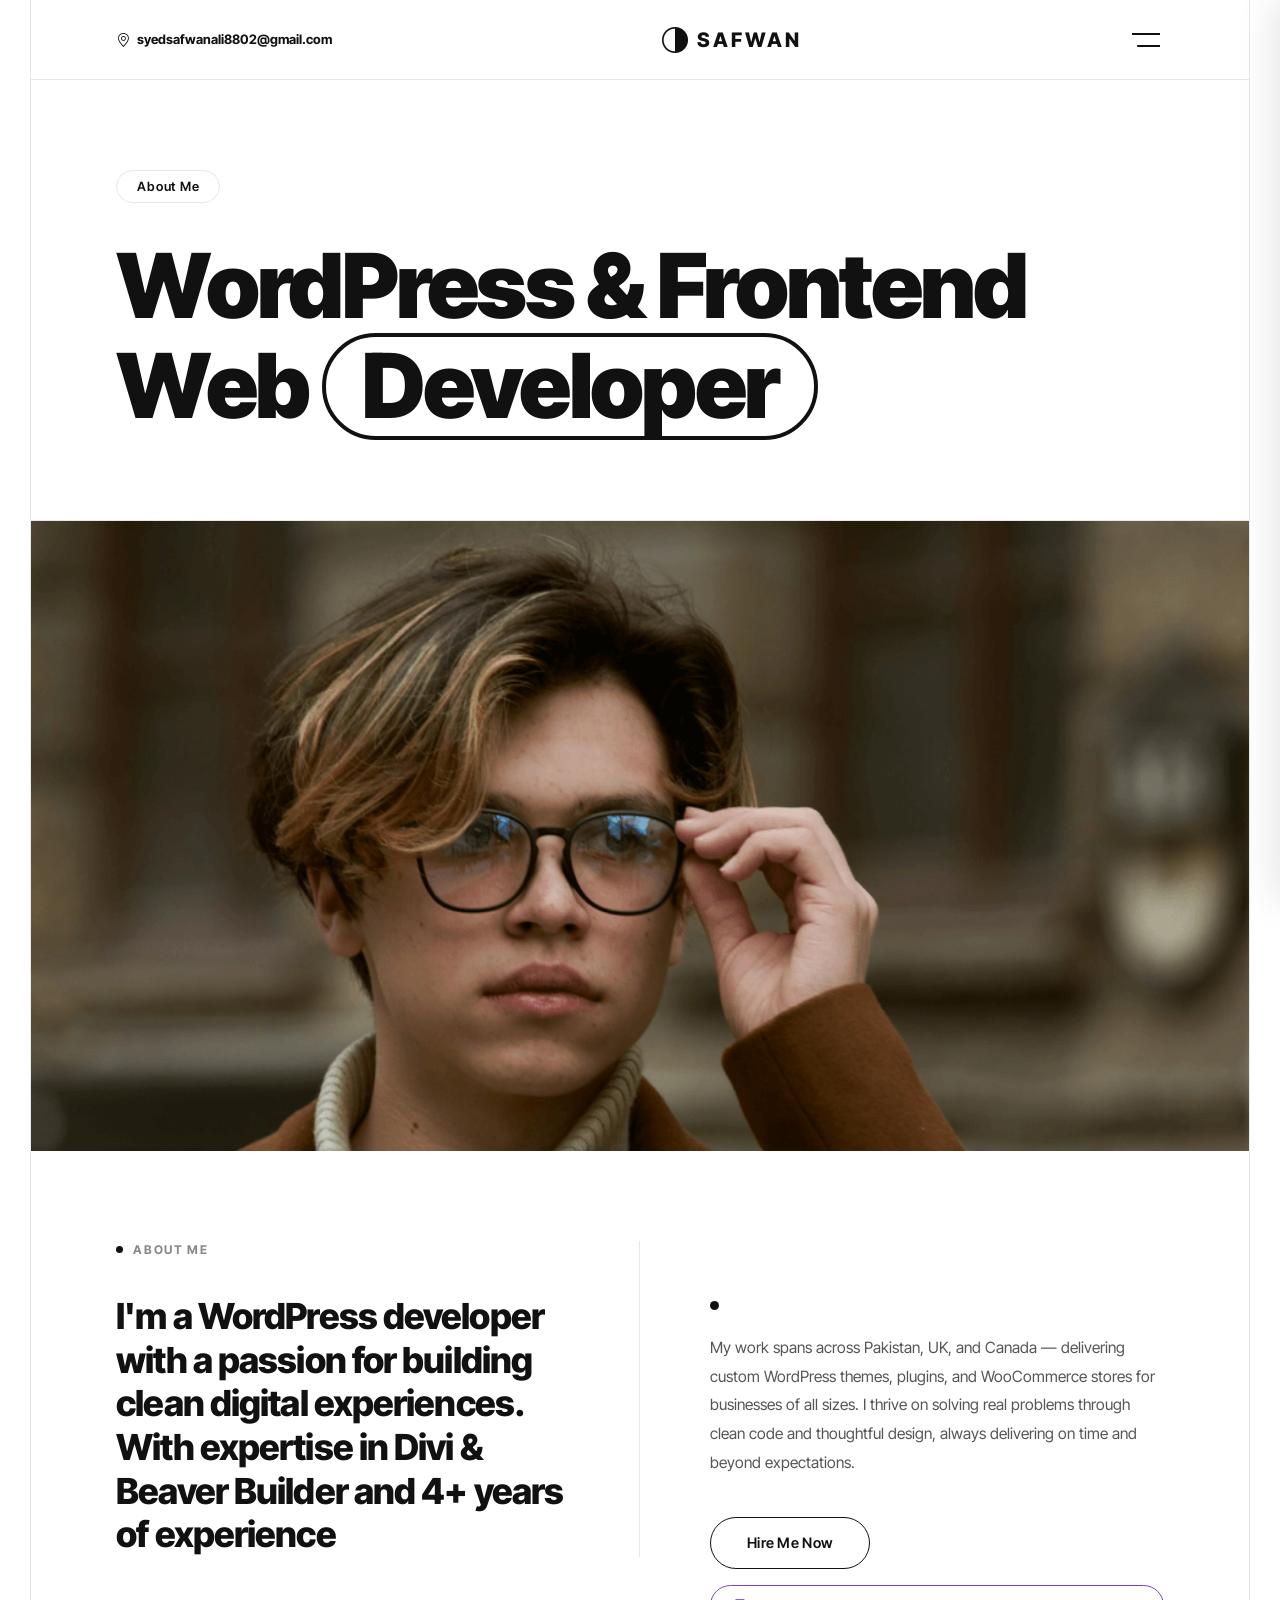
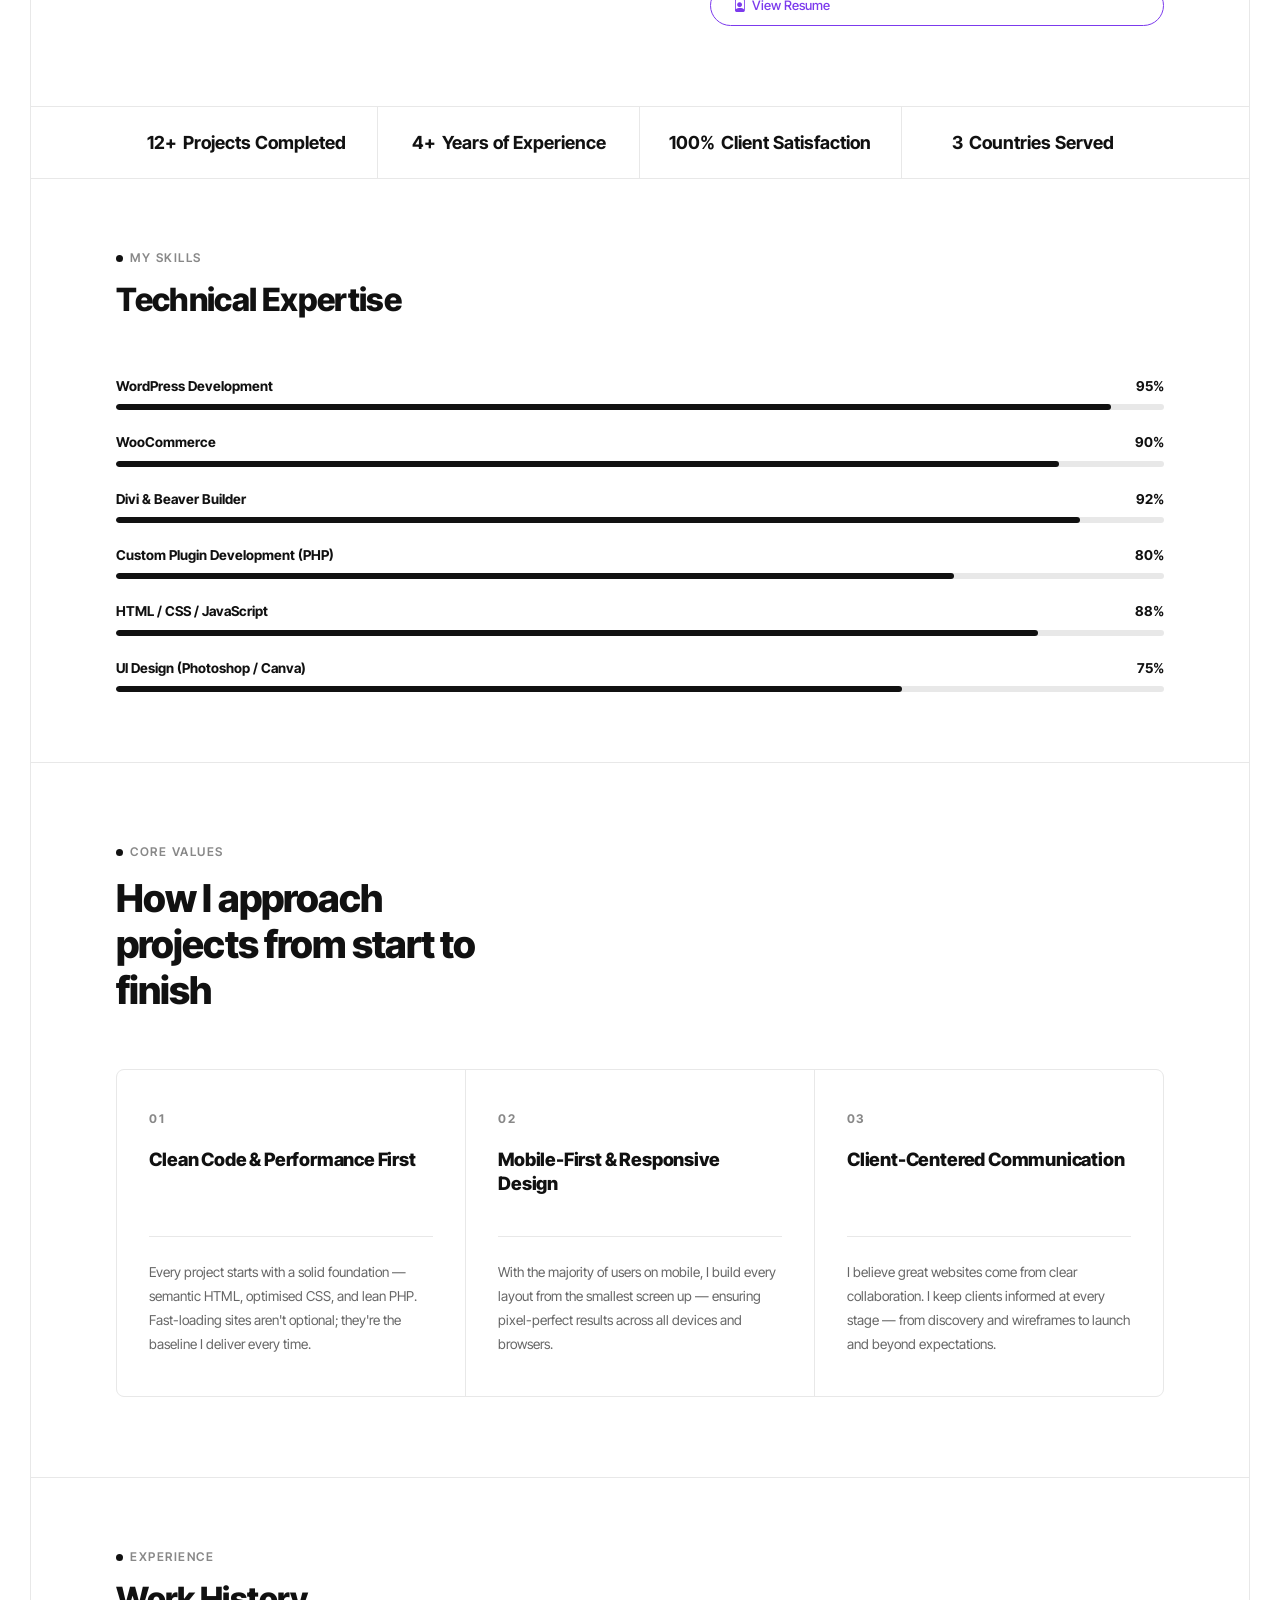
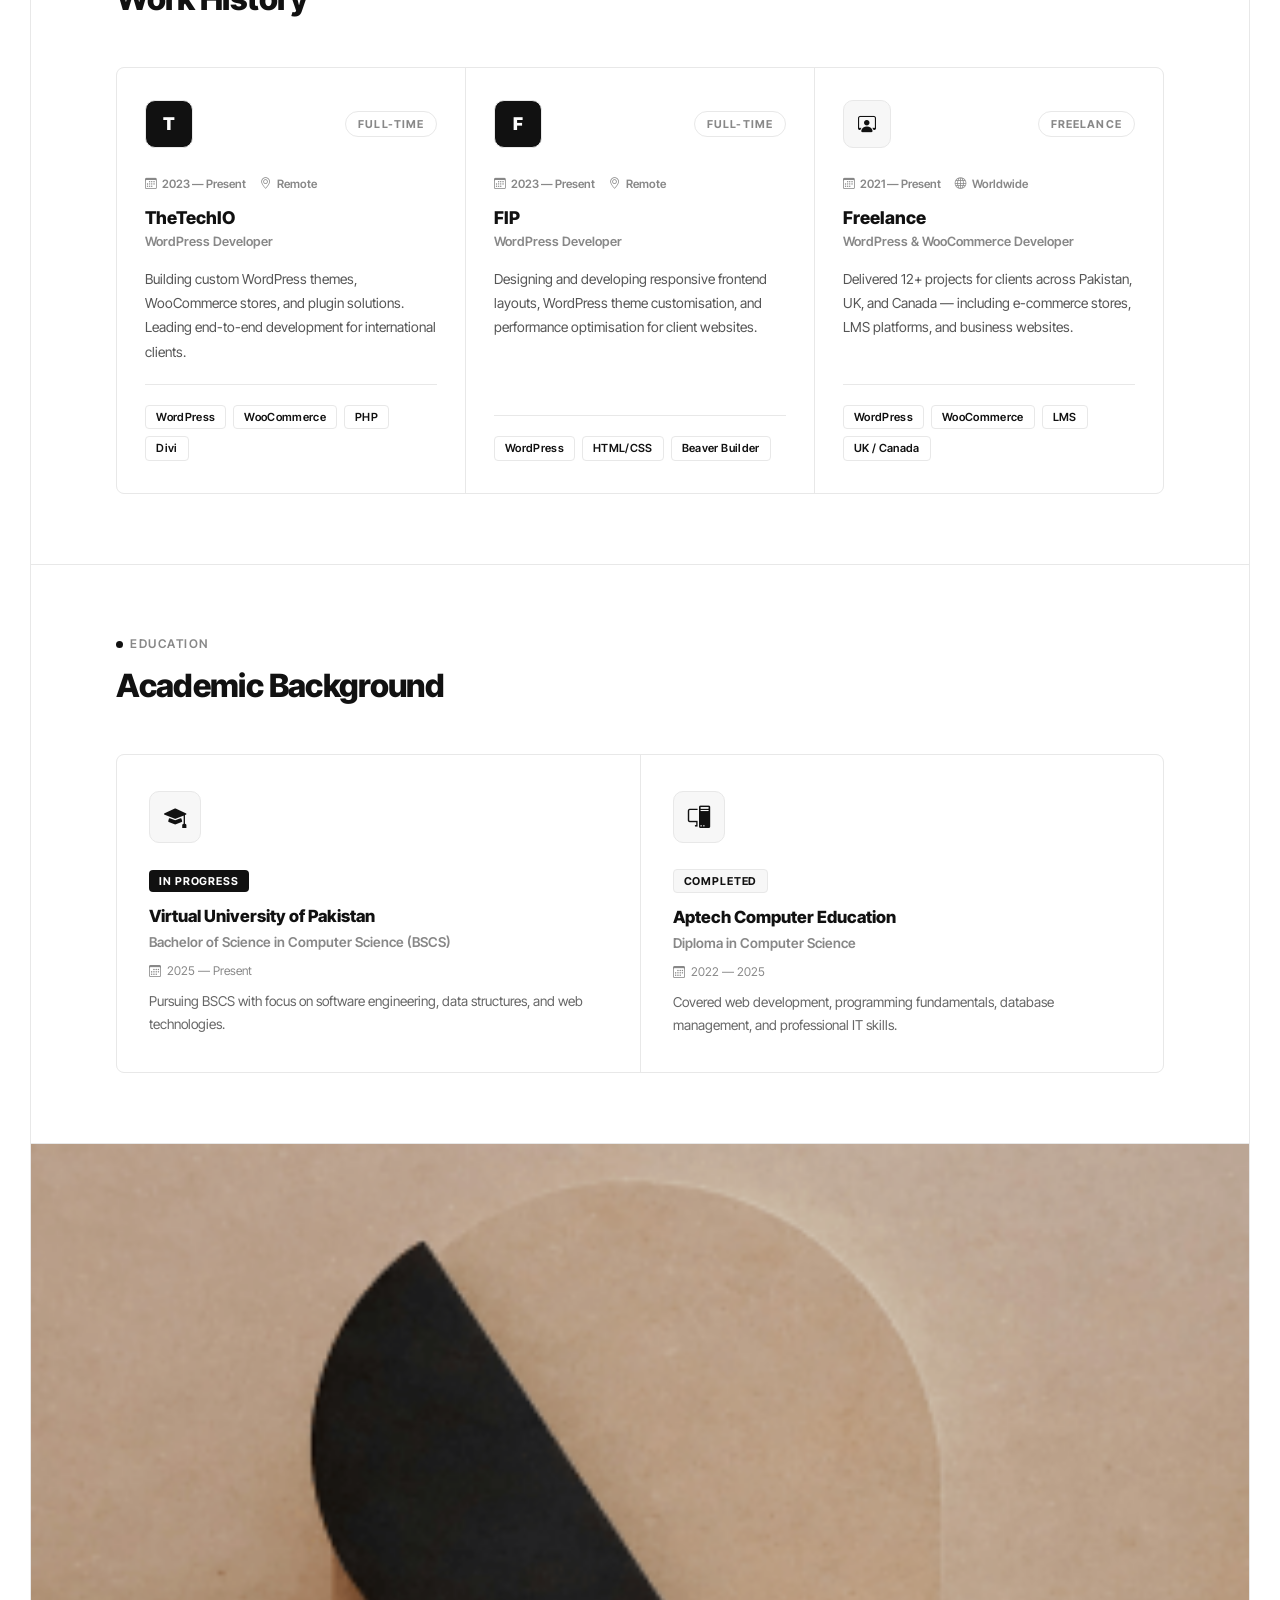
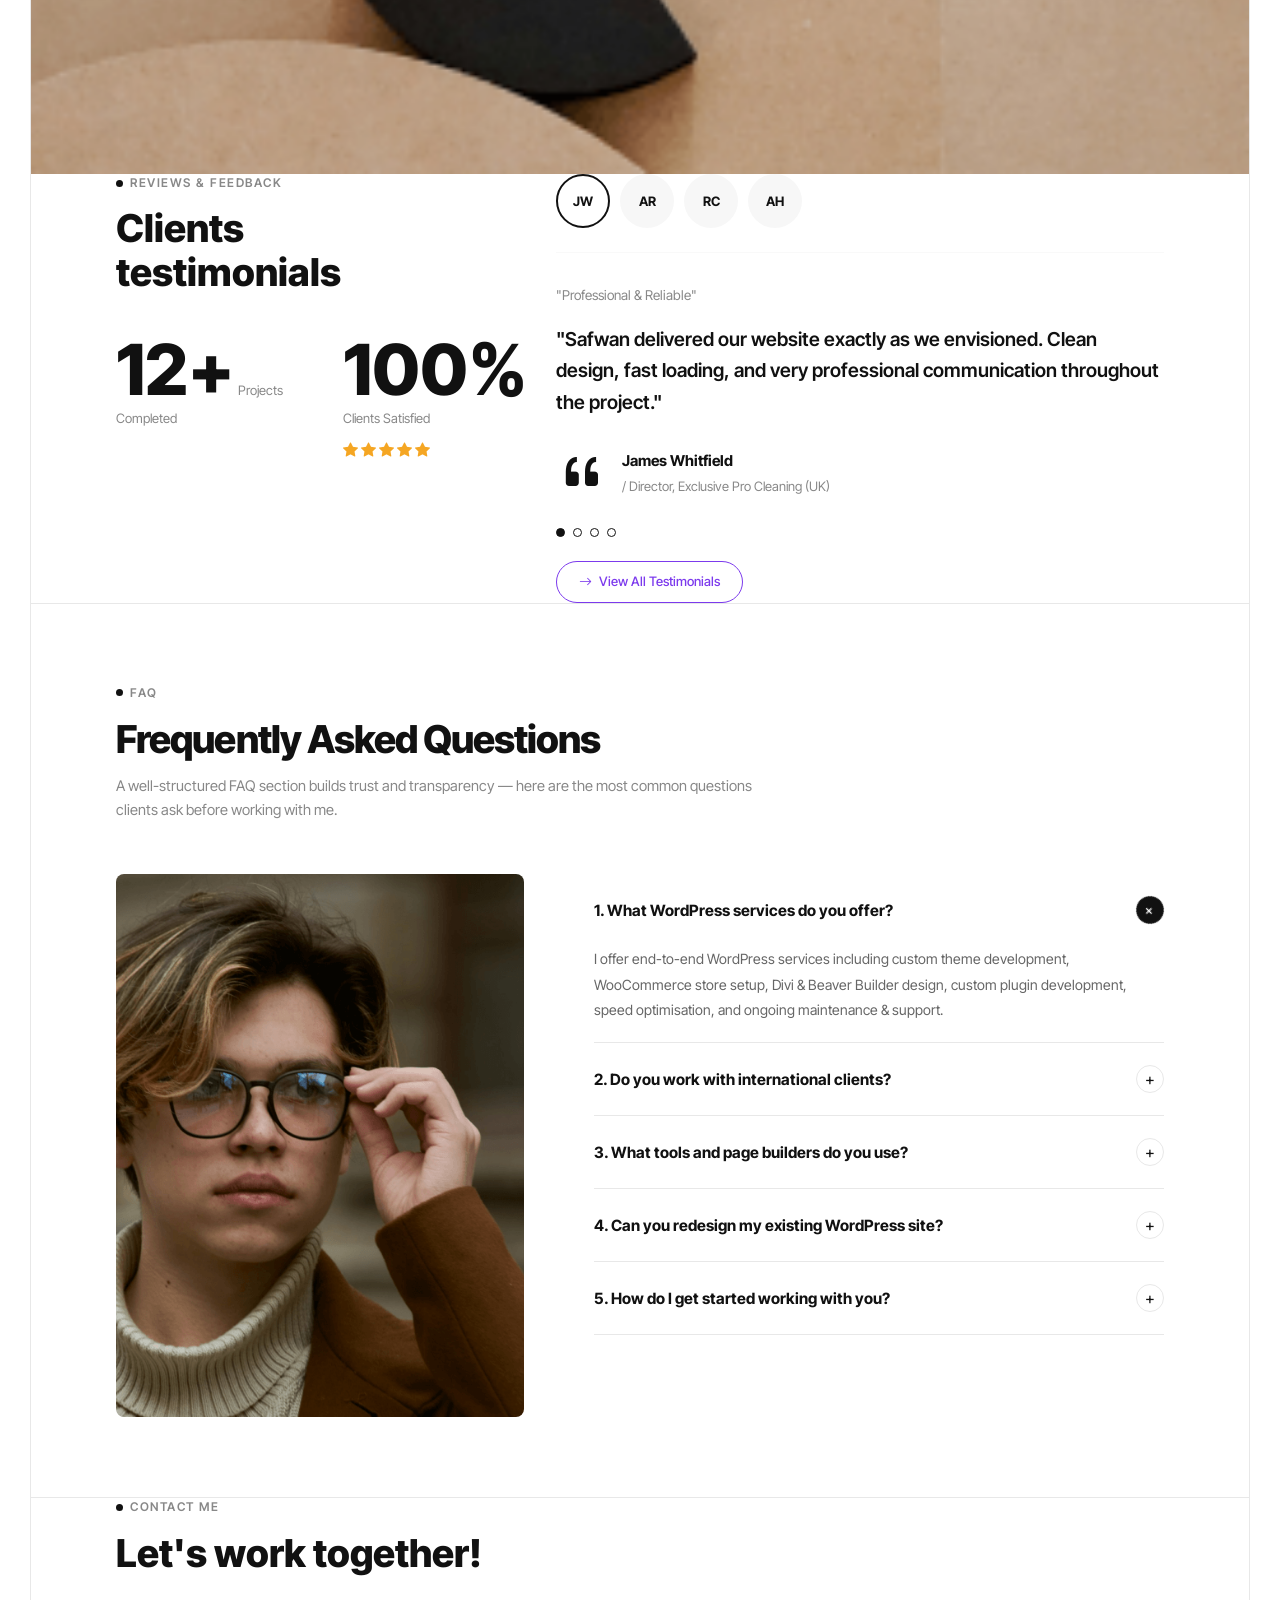
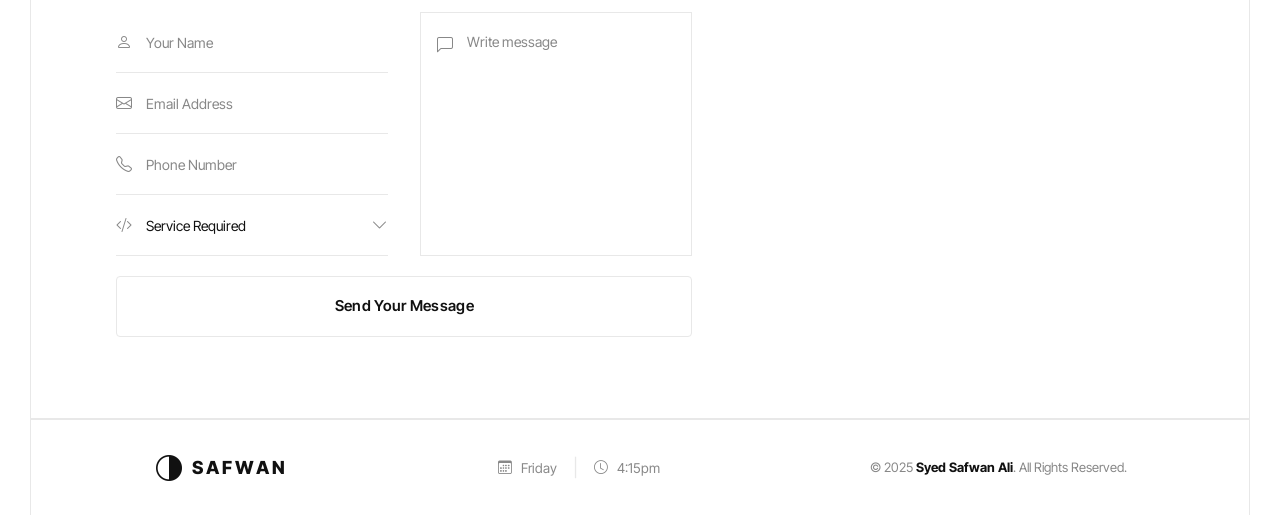
<file: about.html>
<!DOCTYPE html>
<html lang="en">
<head>
  <meta charset="UTF-8" />
  <meta name="viewport" content="width=device-width, initial-scale=1.0" />
  <title>About — Safwan</title>

  <!-- Inter Tight Font -->
  <link rel="preconnect" href="https://fonts.googleapis.com" />
  <link rel="preconnect" href="https://fonts.gstatic.com" crossorigin />
  <link href="https://fonts.googleapis.com/css2?family=Inter+Tight:ital,wght@0,100..900;1,100..900&display=swap" rel="stylesheet" />

  <!-- Bootstrap 5 CSS -->
  <link rel="stylesheet" href="https://cdn.jsdelivr.net/npm/bootstrap@5.3.3/dist/css/bootstrap.min.css" />
  <!-- Bootstrap Icons -->
  <link rel="stylesheet" href="https://cdn.jsdelivr.net/npm/bootstrap-icons@1.11.3/font/bootstrap-icons.min.css" />
  <!-- Custom CSS -->
  <link rel="stylesheet" href="css/style.css" />
</head>
<body>

  <!-- ══════════════════════════════════════
       HEADER
  ══════════════════════════════════════ -->
  <header class="site-header">
    <div class="header-inner">

      <a href="mailto:syedsafwanali8802@gmail.com" class="header-email">
        <i class="bi bi-geo-alt"></i>
        syedsafwanali8802@gmail.com
      </a>

      <a href="index.html" class="header-logo">
        <i class="bi bi-circle-half"></i>
        SAFWAN
      </a>

      <button class="hamburger-btn" id="menuBtn" aria-label="Open menu">
        <svg width="28" height="16" viewBox="0 0 28 16" fill="none" xmlns="http://www.w3.org/2000/svg">
          <line x1="0" y1="2"  x2="28" y2="2"  stroke="currentColor" stroke-width="2.2" stroke-linecap="round"/>
          <line x1="6" y1="14" x2="28" y2="14" stroke="currentColor" stroke-width="2.2" stroke-linecap="round"/>
        </svg>
      </button>

    </div>
  </header>

  <!-- ══════════════════════════════════════
       OVERLAY
  ══════════════════════════════════════ -->
  <div class="overlay" id="overlay"></div>

  <!-- ══════════════════════════════════════
       SIDEBAR
  ══════════════════════════════════════ -->
  <aside class="sidebar" id="sidebar">

    <div class="sidebar-top">
      <a href="index.html" class="sidebar-logo">
        <i class="bi bi-circle-half"></i>
        SAFWAN
      </a>
      <button class="close-btn" id="closeBtn" aria-label="Close">
        <i class="bi bi-x-lg"></i>
      </button>
    </div>

    <nav class="sidebar-nav">
      <div class="nav-item">
        <a href="index.html" class="nav-label"><i class="bi bi-house"></i> Home</a>
        <span class="nav-plus">+</span>
      </div>
      <div class="nav-item active">
        <a href="about.html" class="nav-label"><i class="bi bi-person"></i> About</a>
        <span class="nav-plus">+</span>
      </div>
      <div class="nav-item">
        <a href="work.html" class="nav-label"><i class="bi bi-briefcase"></i> Work</a>
        <span class="nav-plus">+</span>
      </div>
      <div class="nav-item">
        <a href="services.html" class="nav-label"><i class="bi bi-stars"></i> Services</a>
        <span class="nav-plus">+</span>
      </div>
      <div class="nav-item">
        <a href="blogs.html" class="nav-label"><i class="bi bi-pencil-square"></i> Blogs</a>
        <span class="nav-plus">+</span>
      </div>
      <div class="nav-item">
        <a href="contact.html" class="nav-label"><i class="bi bi-envelope"></i> Contact</a>
      </div>
    </nav>

    <div class="sidebar-about">
      <h3>About Us</h3>
      <p>Passionate WordPress developer crafting clean, modern, and functional web experiences.</p>
      <a href="mailto:syedsafwanali8802@gmail.com" class="btn-outline"><i class="bi bi-arrow-right"></i> Contact Us</a>
    </div>

    <div class="sidebar-contact">
      <h3>Contact Us</h3>
      <div class="contact-row">
        <div class="contact-icon-box"><i class="bi bi-geo-alt-fill"></i></div>
        <span>Karachi, Pakistan</span>
      </div>
      <div class="contact-row">
        <div class="contact-icon-box"><i class="bi bi-telephone-fill"></i></div>
        <span>+92 317 0666406</span>
      </div>
      <div class="contact-row">
        <div class="contact-icon-box"><i class="bi bi-envelope-fill"></i></div>
        <span>syedsafwanali8802@gmail.com</span>
      </div>
    </div>

    <div class="sidebar-social">
      <a href="#" class="social-link" aria-label="GitHub"><i class="bi bi-github"></i></a>
      <a href="#" class="social-link" aria-label="LinkedIn"><i class="bi bi-linkedin"></i></a>
      <a href="#" class="social-link" aria-label="Twitter"><i class="bi bi-twitter-x"></i></a>
      <a href="#" class="social-link" aria-label="Instagram"><i class="bi bi-instagram"></i></a>
    </div>

  </aside>

  <!-- ══════════════════════════════════════
       HERO  —  About Me
  ══════════════════════════════════════ -->
  <section class="sec-wrap">
    <div class="sec-inner page-hero">

      <span class="page-hero-badge">About Me</span>

      <h1 class="page-hero-title">
        WordPress &amp; Frontend<br>
        Web <span class="page-hero-boxed">Developer</span>
      </h1>

    </div>
  </section>

  <!-- ══════════════════════════════════════
       FULL-WIDTH IMAGE
  ══════════════════════════════════════ -->
  <div class="fullwidth-img-wrap">
    <img src="assets/images/about-img.png" alt="Syed Safwan Ali" />
  </div>

  <!-- ══════════════════════════════════════
       WHO I AM SECTION
  ══════════════════════════════════════ -->
  <section class="sec-wrap">
    <div class="sec-inner wiam-section">

      <!-- Left: label + big headline -->
      <div class="wiam-left">
        <p class="wiam-label"><span class="wiam-dot"></span> About Me</p>
        <h2 class="wiam-headline">
          I'm a WordPress developer
          with a passion for building
          clean digital experiences.
          With expertise in Divi &amp;
          Beaver Builder and 4+ years
          of experience
        </h2>
      </div>

      <!-- Right: bullet + paragraph + button -->
      <div class="wiam-right">
        <span class="wiam-bullet"></span>
        <p class="wiam-para">
          My work spans across Pakistan, UK, and Canada — delivering custom WordPress
          themes, plugins, and WooCommerce stores for businesses of all sizes. I thrive
          on solving real problems through clean code and thoughtful design, always
          delivering on time and beyond expectations.
        </p>
        <a href="mailto:syedsafwanali8802@gmail.com" class="btn-hire-now">Hire Me Now</a>
        <a href="resume.html" class="btn-outline" style="margin-top:1rem;display:inline-flex;align-items:center;gap:.4rem;"><i class="bi bi-file-person"></i> View Resume</a>
      </div>

    </div>
  </section>

  <!-- ══════════════════════════════════════
       STATS
  ══════════════════════════════════════ -->
  <section class="sec-wrap">
    <div class="sec-inner stats">

      <div class="stat-item">
        <span class="stat-number">12+</span>
        <span class="stat-label">Projects Completed</span>
      </div>

      <div class="stat-item">
        <span class="stat-number">4+</span>
        <span class="stat-label">Years of Experience</span>
      </div>

      <div class="stat-item">
        <span class="stat-number">100%</span>
        <span class="stat-label">Client Satisfaction</span>
      </div>

      <div class="stat-item">
        <span class="stat-number">3</span>
        <span class="stat-label">Countries Served</span>
      </div>

    </div>
  </section>

  <!-- ══════════════════════════════════════
       SKILLS
  ══════════════════════════════════════ -->
  <section class="sec-wrap">
    <div class="sec-inner skills-section">

      <div class="skills-section-header">
        <div>
          <p class="resume-label"><span class="resume-dot"></span> MY SKILLS</p>
          <h2 class="skills-section-title">Technical Expertise</h2>
        </div>
      </div>

      <div class="skills-bars">

        <div class="skill-bar-item">
          <div class="skill-bar-top">
            <span>WordPress Development</span>
            <span>95%</span>
          </div>
          <div class="skill-bar-track">
            <div class="skill-bar-fill" style="width:95%"></div>
          </div>
        </div>

        <div class="skill-bar-item">
          <div class="skill-bar-top">
            <span>WooCommerce</span>
            <span>90%</span>
          </div>
          <div class="skill-bar-track">
            <div class="skill-bar-fill" style="width:90%"></div>
          </div>
        </div>

        <div class="skill-bar-item">
          <div class="skill-bar-top">
            <span>Divi &amp; Beaver Builder</span>
            <span>92%</span>
          </div>
          <div class="skill-bar-track">
            <div class="skill-bar-fill" style="width:92%"></div>
          </div>
        </div>

        <div class="skill-bar-item">
          <div class="skill-bar-top">
            <span>Custom Plugin Development (PHP)</span>
            <span>80%</span>
          </div>
          <div class="skill-bar-track">
            <div class="skill-bar-fill" style="width:80%"></div>
          </div>
        </div>

        <div class="skill-bar-item">
          <div class="skill-bar-top">
            <span>HTML / CSS / JavaScript</span>
            <span>88%</span>
          </div>
          <div class="skill-bar-track">
            <div class="skill-bar-fill" style="width:88%"></div>
          </div>
        </div>

        <div class="skill-bar-item">
          <div class="skill-bar-top">
            <span>UI Design (Photoshop / Canva)</span>
            <span>75%</span>
          </div>
          <div class="skill-bar-track">
            <div class="skill-bar-fill" style="width:75%"></div>
          </div>
        </div>

      </div>
    </div>
  </section>

  <!-- ══════════════════════════════════════
       CORE VALUES
  ══════════════════════════════════════ -->
  <section class="sec-wrap">
    <div class="sec-inner cv-section">

      <div class="cv-header">
        <div>
          <p class="resume-label"><span class="resume-dot"></span> CORE VALUES</p>
          <h2 class="cv-heading">How I approach projects from start to finish</h2>
        </div>
      </div>

      <div class="cv-cards">

        <div class="cv-card">
          <span class="cv-card-num">01</span>
          <h3 class="cv-card-title">Clean Code &amp; Performance First</h3>
          <p class="cv-card-desc">Every project starts with a solid foundation — semantic HTML, optimised CSS, and lean PHP. Fast-loading sites aren't optional; they're the baseline I deliver every time.</p>
        </div>

        <div class="cv-card">
          <span class="cv-card-num">02</span>
          <h3 class="cv-card-title">Mobile-First &amp; Responsive Design</h3>
          <p class="cv-card-desc">With the majority of users on mobile, I build every layout from the smallest screen up — ensuring pixel-perfect results across all devices and browsers.</p>
        </div>

        <div class="cv-card">
          <span class="cv-card-num">03</span>
          <h3 class="cv-card-title">Client-Centered Communication</h3>
          <p class="cv-card-desc">I believe great websites come from clear collaboration. I keep clients informed at every stage — from discovery and wireframes to launch and beyond expectations.</p>
        </div>

      </div>
    </div>
  </section>

  <!-- ══════════════════════════════════════
       EXPERIENCE CARDS
  ══════════════════════════════════════ -->
  <section class="sec-wrap">
    <div class="sec-inner exp-timeline">

      <div class="exp-timeline-header">
        <p class="resume-label"><span class="resume-dot"></span> EXPERIENCE</p>
        <h2 class="skills-section-title">Work History</h2>
      </div>

      <div class="exp-cards-grid">

        <!-- TheTechIO -->
        <div class="exp-card">
          <div class="exp-card-top">
            <div class="exp-card-logo">T</div>
            <span class="exp-card-badge">Full-time</span>
          </div>
          <div class="exp-card-meta">
            <span class="exp-card-date"><i class="bi bi-calendar3"></i> 2023 — Present</span>
            <span class="exp-card-location"><i class="bi bi-geo-alt"></i> Remote</span>
          </div>
          <h3 class="exp-card-company">TheTechIO</h3>
          <p class="exp-card-role">WordPress Developer</p>
          <p class="exp-card-desc">Building custom WordPress themes, WooCommerce stores, and plugin solutions. Leading end-to-end development for international clients.</p>
          <div class="exp-card-tags">
            <span>WordPress</span>
            <span>WooCommerce</span>
            <span>PHP</span>
            <span>Divi</span>
          </div>
        </div>

        <!-- FIP -->
        <div class="exp-card">
          <div class="exp-card-top">
            <div class="exp-card-logo">F</div>
            <span class="exp-card-badge">Full-time</span>
          </div>
          <div class="exp-card-meta">
            <span class="exp-card-date"><i class="bi bi-calendar3"></i> 2023 — Present</span>
            <span class="exp-card-location"><i class="bi bi-geo-alt"></i> Remote</span>
          </div>
          <h3 class="exp-card-company">FIP</h3>
          <p class="exp-card-role">WordPress Developer</p>
          <p class="exp-card-desc">Designing and developing responsive frontend layouts, WordPress theme customisation, and performance optimisation for client websites.</p>
          <div class="exp-card-tags">
            <span>WordPress</span>
            <span>HTML/CSS</span>
            <span>Beaver Builder</span>
          </div>
        </div>

        <!-- Freelance -->
        <div class="exp-card">
          <div class="exp-card-top">
            <div class="exp-card-logo light"><i class="bi bi-person-workspace"></i></div>
            <span class="exp-card-badge">Freelance</span>
          </div>
          <div class="exp-card-meta">
            <span class="exp-card-date"><i class="bi bi-calendar3"></i> 2021 — Present</span>
            <span class="exp-card-location"><i class="bi bi-globe"></i> Worldwide</span>
          </div>
          <h3 class="exp-card-company">Freelance</h3>
          <p class="exp-card-role">WordPress &amp; WooCommerce Developer</p>
          <p class="exp-card-desc">Delivered 12+ projects for clients across Pakistan, UK, and Canada — including e-commerce stores, LMS platforms, and business websites.</p>
          <div class="exp-card-tags">
            <span>WordPress</span>
            <span>WooCommerce</span>
            <span>LMS</span>
            <span>UK / Canada</span>
          </div>
        </div>

      </div>
    </div>
  </section>

  <!-- ══════════════════════════════════════
       EDUCATION CARDS
  ══════════════════════════════════════ -->
  <section class="sec-wrap">
    <div class="sec-inner exp-timeline">

      <div class="exp-timeline-header">
        <p class="resume-label"><span class="resume-dot"></span> EDUCATION</p>
        <h2 class="skills-section-title">Academic Background</h2>
      </div>

      <div class="edu-cards-grid">

        <!-- VU -->
        <div class="edu-card">
          <div class="edu-card-icon-wrap">
            <i class="bi bi-mortarboard-fill"></i>
          </div>
          <div class="edu-card-body">
            <span class="edu-card-badge">In Progress</span>
            <h3 class="edu-card-school">Virtual University of Pakistan</h3>
            <p class="edu-card-degree">Bachelor of Science in Computer Science (BSCS)</p>
            <p class="edu-card-date"><i class="bi bi-calendar3"></i> 2025 — Present</p>
            <p class="edu-card-desc">Pursuing BSCS with focus on software engineering, data structures, and web technologies.</p>
          </div>
        </div>

        <!-- Aptech -->
        <div class="edu-card">
          <div class="edu-card-icon-wrap">
            <i class="bi bi-pc-display"></i>
          </div>
          <div class="edu-card-body">
            <span class="edu-card-badge edu-card-badge--done">Completed</span>
            <h3 class="edu-card-school">Aptech Computer Education</h3>
            <p class="edu-card-degree">Diploma in Computer Science</p>
            <p class="edu-card-date"><i class="bi bi-calendar3"></i> 2022 — 2025</p>
            <p class="edu-card-desc">Covered web development, programming fundamentals, database management, and professional IT skills.</p>
          </div>
        </div>

      </div>
    </div>
  </section>

  <!-- ══════════════════════════════════════
       FULL-WIDTH IMAGE 2
  ══════════════════════════════════════ -->
  <div class="fullwidth-img-wrap">
    <img src="assets/images/services-img.png" alt="Safwan — Work" />
  </div>

  <!-- ══════════════════════════════════════
       TESTIMONIALS
  ══════════════════════════════════════ -->
  <section class="sec-wrap">
    <div class="sec-inner testi-grid">

      <!-- Left -->
      <div>
        <p class="resume-label"><span class="resume-dot"></span> REVIEWS &amp; FEEDBACK</p>
        <h2 class="testi-heading">Clients<br>testimonials</h2>
        <div class="testi-stats">
          <div>
            <span class="testi-num">12+</span>
            <span class="testi-stat-label">Projects Completed</span>
          </div>
          <div>
            <span class="testi-num">100%</span>
            <span class="testi-stat-label">Clients Satisfied</span>
            <div class="testi-stars">
              <i class="bi bi-star-fill"></i>
              <i class="bi bi-star-fill"></i>
              <i class="bi bi-star-fill"></i>
              <i class="bi bi-star-fill"></i>
              <i class="bi bi-star-fill"></i>
            </div>
          </div>
        </div>
      </div>

      <!-- Right: slider -->
      <div>
        <div class="testi-avatars">
          <button class="testi-av active" data-index="0"><span>JW</span></button>
          <button class="testi-av" data-index="1"><span>AR</span></button>
          <button class="testi-av" data-index="2"><span>RC</span></button>
          <button class="testi-av" data-index="3"><span>AH</span></button>
        </div>

        <hr class="testi-divider" />

        <div class="testi-slides">

          <div class="testi-slide active">
            <p class="testi-tag">"Professional &amp; Reliable"</p>
            <p class="testi-quote">"Safwan delivered our website exactly as we envisioned. Clean design, fast loading, and very professional communication throughout the project."</p>
            <div class="testi-author">
              <span class="testi-qmark"><i class="bi bi-quote"></i></span>
              <div>
                <span class="testi-name">James Whitfield</span>
                <span class="testi-role">/ Director, Exclusive Pro Cleaning (UK)</span>
              </div>
            </div>
          </div>

          <div class="testi-slide">
            <p class="testi-tag">"Delivered Before Deadline"</p>
            <p class="testi-quote">"Excellent WordPress developer. He understood our requirements quickly and delivered before the deadline. Highly recommended!"</p>
            <div class="testi-author">
              <span class="testi-qmark"><i class="bi bi-quote"></i></span>
              <div>
                <span class="testi-name">Ahmed Al Rashid</span>
                <span class="testi-role">/ Founder, VortexWise</span>
              </div>
            </div>
          </div>

          <div class="testi-slide">
            <p class="testi-tag">"Quality Results"</p>
            <p class="testi-quote">"Great work on our WooCommerce store. Safwan is skilled, responsive, and delivers quality results. Will definitely work again."</p>
            <div class="testi-author">
              <span class="testi-qmark"><i class="bi bi-quote"></i></span>
              <div>
                <span class="testi-name">Ryan Carter</span>
                <span class="testi-role">/ Owner, VapeHP Canada</span>
              </div>
            </div>
          </div>

          <div class="testi-slide">
            <p class="testi-tag">"Strong Attention to Detail"</p>
            <p class="testi-quote">"Professional WordPress developer with strong attention to detail. Our website and academy portal both turned out great."</p>
            <div class="testi-author">
              <span class="testi-qmark"><i class="bi bi-quote"></i></span>
              <div>
                <span class="testi-name">Ali Hassan</span>
                <span class="testi-role">/ CEO, Sherdil Cloud</span>
              </div>
            </div>
          </div>

        </div>

        <div class="testi-dots">
          <button class="testi-dot active" data-index="0"></button>
          <button class="testi-dot" data-index="1"></button>
          <button class="testi-dot" data-index="2"></button>
          <button class="testi-dot" data-index="3"></button>
        </div>

        <a href="testimonials.html" class="btn-outline" style="margin-top:1.5rem;display:inline-flex;align-items:center;gap:.4rem;"><i class="bi bi-arrow-right"></i> View All Testimonials</a>

      </div>

    </div>
  </section>

  <!-- ══════════════════════════════════════
       FAQ
  ══════════════════════════════════════ -->
  <section class="sec-wrap">
    <div class="sec-inner faq-section">

      <div class="faq-header">
        <p class="resume-label"><span class="resume-dot"></span> FAQ</p>
        <h2 class="faq-heading">Frequently Asked Questions</h2>
        <p class="faq-subtext">A well-structured FAQ section builds trust and transparency — here are the most common questions clients ask before working with me.</p>
      </div>

      <div class="faq-body">

        <!-- Left: image -->
        <div class="faq-img">
          <img src="assets/images/about-img.png" alt="Syed Safwan Ali" />
        </div>

        <!-- Right: accordion -->
        <div class="faq-list">

          <div class="faq-item open">
            <button class="faq-question">
              1. What WordPress services do you offer?
              <span class="faq-icon">+</span>
            </button>
            <div class="faq-answer">
              I offer end-to-end WordPress services including custom theme development, WooCommerce store setup, Divi &amp; Beaver Builder design, custom plugin development, speed optimisation, and ongoing maintenance &amp; support.
            </div>
          </div>

          <div class="faq-item">
            <button class="faq-question">
              2. Do you work with international clients?
              <span class="faq-icon">+</span>
            </button>
            <div class="faq-answer">
              Yes — I've successfully delivered projects for clients in the UK, Canada, and across Pakistan. I work fully remotely and communicate clearly through every stage of the project.
            </div>
          </div>

          <div class="faq-item">
            <button class="faq-question">
              3. What tools and page builders do you use?
              <span class="faq-icon">+</span>
            </button>
            <div class="faq-answer">
              I specialise in Divi Builder and Beaver Builder for visual page construction, and I also build fully custom themes from scratch using PHP, HTML/CSS, and JavaScript when needed.
            </div>
          </div>

          <div class="faq-item">
            <button class="faq-question">
              4. Can you redesign my existing WordPress site?
              <span class="faq-icon">+</span>
            </button>
            <div class="faq-answer">
              Absolutely. I can audit your existing site, identify performance or design issues, and rebuild or redesign it while preserving your content and SEO structure.
            </div>
          </div>

          <div class="faq-item">
            <button class="faq-question">
              5. How do I get started working with you?
              <span class="faq-icon">+</span>
            </button>
            <div class="faq-answer">
              Simply send me an email at syedsafwanali8802@gmail.com or fill out the contact form below. I'll get back to you within 24 hours to discuss your project requirements and next steps.
            </div>
          </div>

        </div>
      </div>
    </div>
  </section>

  <!-- ══════════════════════════════════════
       CONTACT
  ══════════════════════════════════════ -->
  <section class="sec-wrap">
    <div class="sec-inner contact-grid">

      <!-- Left: form -->
      <div>
        <p class="resume-label"><span class="resume-dot"></span> CONTACT ME</p>
        <h2 class="contact-heading">Let's work together!</h2>

        <form class="contact-form" action="#" method="POST">
          <div class="contact-form-top">
            <div class="contact-fields">
              <div class="contact-field">
                <i class="bi bi-person"></i>
                <input type="text" placeholder="Your Name" required />
              </div>
              <div class="contact-field">
                <i class="bi bi-envelope"></i>
                <input type="email" placeholder="Email Address" required />
              </div>
              <div class="contact-field">
                <i class="bi bi-telephone"></i>
                <input type="tel" placeholder="Phone Number" />
              </div>
              <div class="contact-field">
                <i class="bi bi-code-slash"></i>
                <select>
                  <option value="" disabled selected>Service Required</option>
                  <option>Custom WordPress Development</option>
                  <option>WooCommerce Store Setup</option>
                  <option>Theme Customization</option>
                  <option>Speed Optimization</option>
                  <option>Website Maintenance</option>
                  <option>Other</option>
                </select>
                <i class="bi bi-chevron-down contact-select-arrow"></i>
              </div>
            </div>
            <div class="contact-textarea-wrap">
              <i class="bi bi-chat-left"></i>
              <textarea placeholder="Write message" rows="7"></textarea>
            </div>
          </div>
          <button type="submit" class="contact-btn">Send Your Message</button>
        </form>
      </div>

      <!-- Right: map -->
      <div class="contact-map">
        <iframe
          src="https://www.google.com/maps/embed?pb=!1m18!1m12!1m3!1d462143.5893069343!2d66.68635990000001!3d24.9215702!2m3!1f0!2f0!3f0!3m2!1i1024!2i768!4f13.1!3m3!1m2!1s0x3eb33e06651d4bbf%3A0x9cf92f44555a0c23!2sKarachi%2C%20Karachi%20City%2C%20Sindh%2C%20Pakistan!5e0!3m2!1sen!2s!4v1710000000000!5m2!1sen!2s"
          width="100%" height="100%" style="border:0;" allowfullscreen="" loading="lazy"
          referrerpolicy="no-referrer-when-downgrade" title="Karachi Map">
        </iframe>
      </div>

    </div>
  </section>

  <!-- ══════════════════════════════════════
       FOOTER
  ══════════════════════════════════════ -->
  <footer class="site-footer">
    <div class="footer-inner">

      <a href="index.html" class="footer-logo">
        <i class="bi bi-circle-half"></i>
        SAFWAN
      </a>

      <div class="footer-datetime">
        <span class="footer-day"><i class="bi bi-calendar3"></i> <span id="footerDay"></span></span>
        <span class="footer-sep">|</span>
        <span class="footer-time"><i class="bi bi-clock"></i> <span id="footerTime"></span></span>
      </div>

      <p class="footer-copy">© 2025 <strong>Syed Safwan Ali</strong>. All Rights Reserved.</p>

    </div>
  </footer>

  <script>
    document.querySelectorAll('.faq-question').forEach(btn => {
      btn.addEventListener('click', () => {
        const item = btn.closest('.faq-item');
        const isOpen = item.classList.contains('open');
        document.querySelectorAll('.faq-item').forEach(i => i.classList.remove('open'));
        if (!isOpen) item.classList.add('open');
      });
    });
  </script>

  <!-- Bootstrap JS -->
  <script src="https://cdn.jsdelivr.net/npm/bootstrap@5.3.3/dist/js/bootstrap.bundle.min.js"></script>
  <!-- Custom JS -->
  <script src="js/main.js"></script>
</body>
</html>
</file>
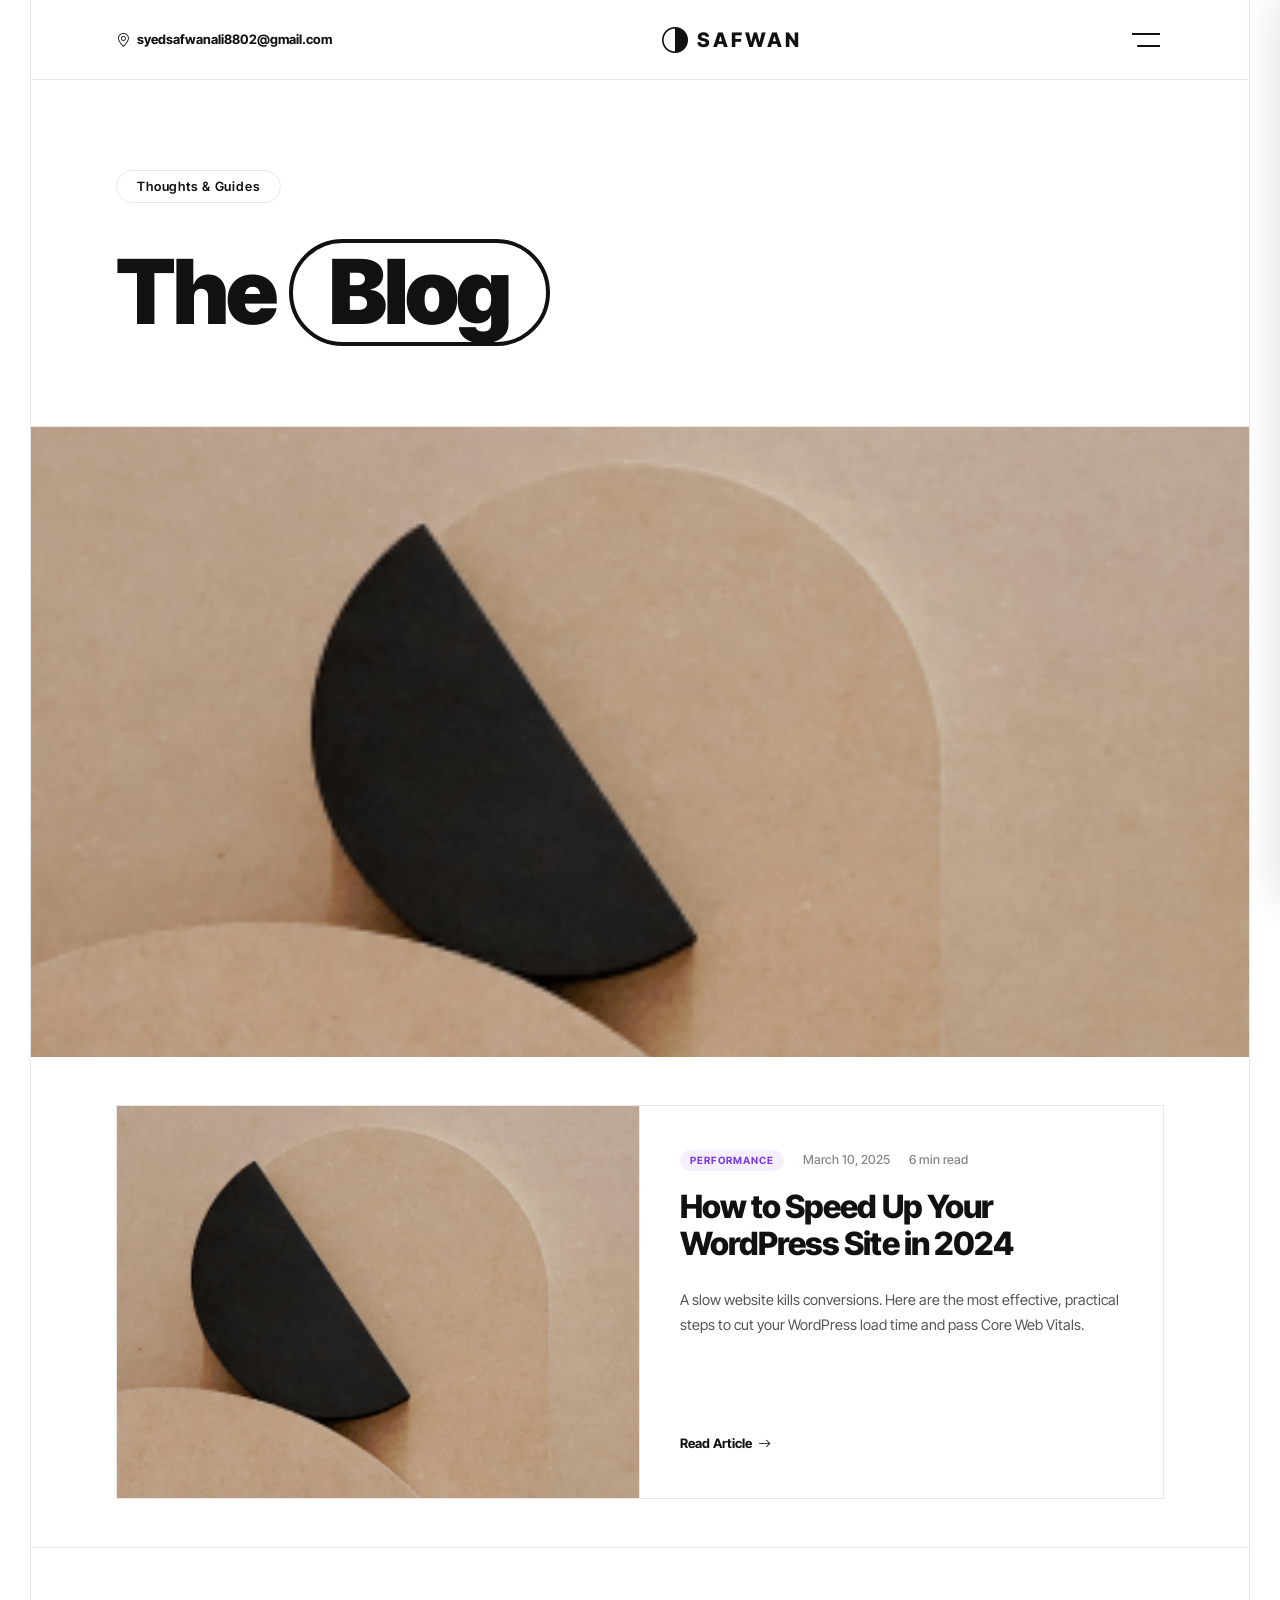
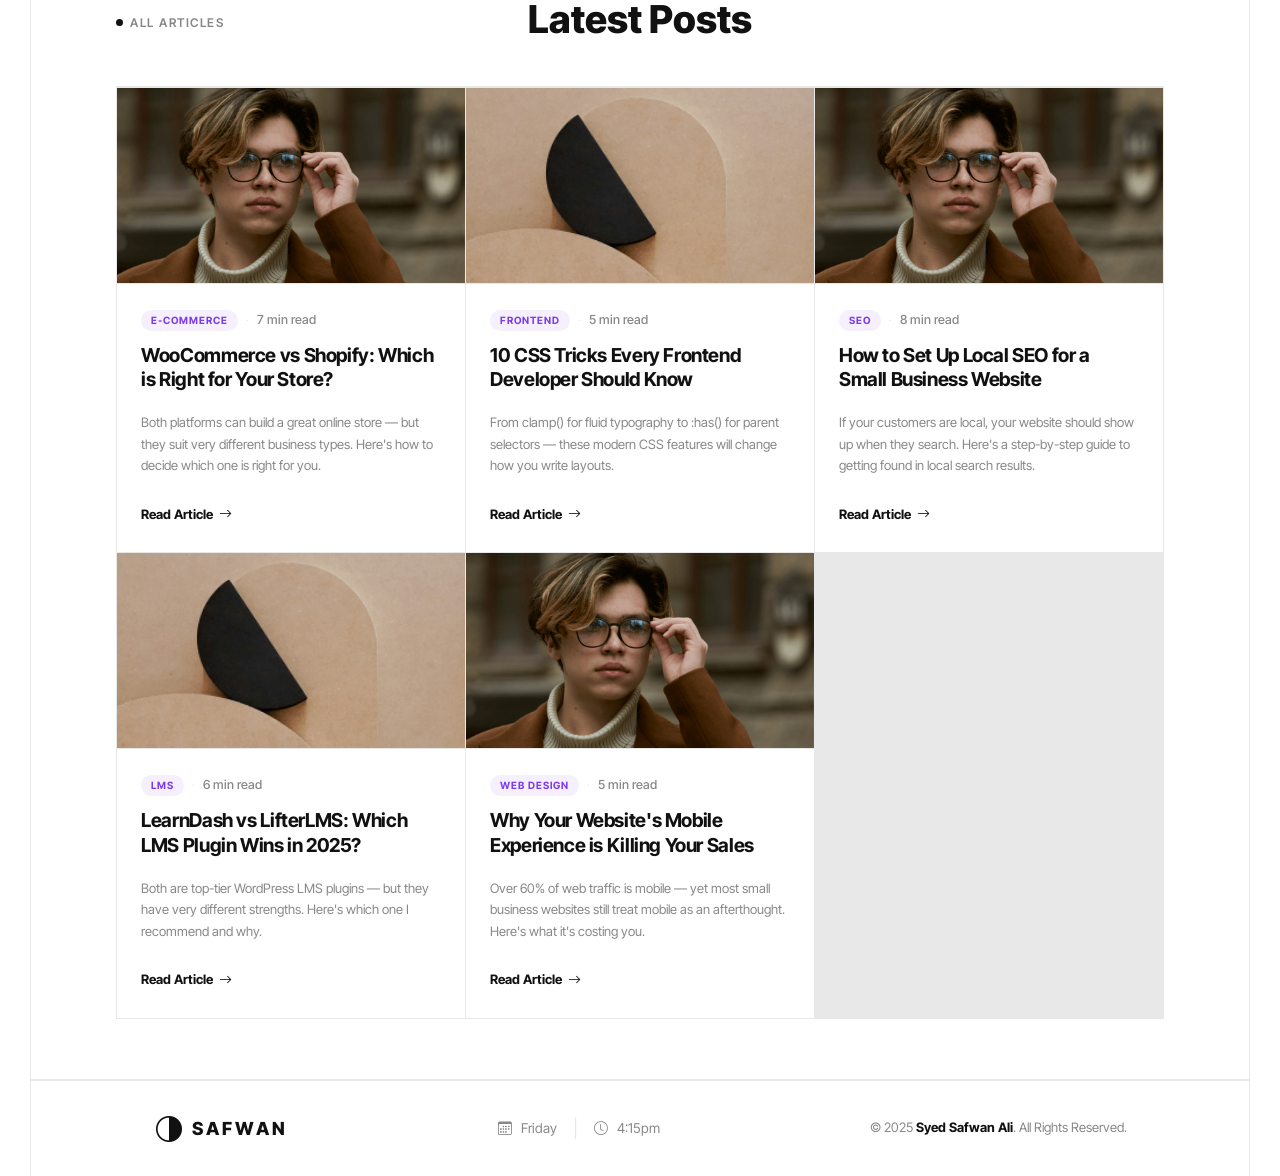
<file: blog-detail.html>
<!DOCTYPE html>
<html lang="en">
<head>
  <meta charset="UTF-8" />
  <meta name="viewport" content="width=device-width, initial-scale=1.0" />
  <title>Blog — Safwan</title>

  <link rel="preconnect" href="https://fonts.googleapis.com" />
  <link rel="preconnect" href="https://fonts.gstatic.com" crossorigin />
  <link href="https://fonts.googleapis.com/css2?family=Inter+Tight:ital,wght@0,100..900;1,100..900&display=swap" rel="stylesheet" />
  <link rel="stylesheet" href="https://cdn.jsdelivr.net/npm/bootstrap@5.3.3/dist/css/bootstrap.min.css" />
  <link rel="stylesheet" href="https://cdn.jsdelivr.net/npm/bootstrap-icons@1.11.3/font/bootstrap-icons.min.css" />
  <link rel="stylesheet" href="css/style.css" />
</head>
<body>

  <!-- ══════════════════════════════════════ HEADER ══ -->
  <header class="site-header">
    <div class="header-inner">
      <a href="mailto:syedsafwanali8802@gmail.com" class="header-email">
        <i class="bi bi-geo-alt"></i> syedsafwanali8802@gmail.com
      </a>
      <a href="index.html" class="header-logo">
        <i class="bi bi-circle-half"></i> SAFWAN
      </a>
      <button class="hamburger-btn" id="menuBtn" aria-label="Open menu">
        <svg width="28" height="16" viewBox="0 0 28 16" fill="none">
          <line x1="0" y1="2"  x2="28" y2="2"  stroke="currentColor" stroke-width="2.2" stroke-linecap="round"/>
          <line x1="6" y1="14" x2="28" y2="14" stroke="currentColor" stroke-width="2.2" stroke-linecap="round"/>
        </svg>
      </button>
    </div>
  </header>

  <!-- ══════════════════════════════════════ OVERLAY ══ -->
  <div class="overlay" id="overlay"></div>

  <!-- ══════════════════════════════════════ SIDEBAR ══ -->
  <aside class="sidebar" id="sidebar">
    <div class="sidebar-top">
      <a href="index.html" class="sidebar-logo"><i class="bi bi-circle-half"></i> SAFWAN</a>
      <button class="close-btn" id="closeBtn"><i class="bi bi-x-lg"></i></button>
    </div>
    <nav class="sidebar-nav">
      <div class="nav-item"><a href="index.html" class="nav-label"><i class="bi bi-house"></i> Home</a><span class="nav-plus">+</span></div>
      <div class="nav-item"><a href="about.html" class="nav-label"><i class="bi bi-person"></i> About</a><span class="nav-plus">+</span></div>
      <div class="nav-item"><a href="work.html" class="nav-label"><i class="bi bi-briefcase"></i> Work</a><span class="nav-plus">+</span></div>
      <div class="nav-item"><a href="services.html" class="nav-label"><i class="bi bi-stars"></i> Services</a><span class="nav-plus">+</span></div>
      <div class="nav-item active"><a href="blogs.html" class="nav-label"><i class="bi bi-pencil-square"></i> Blogs</a><span class="nav-plus">+</span></div>
      <div class="nav-item"><a href="contact.html" class="nav-label"><i class="bi bi-envelope"></i> Contact</a></div>
    </nav>
    <div class="sidebar-about">
      <h3>About Us</h3>
      <p>Passionate frontend developer crafting clean, modern, and responsive web experiences.</p>
      <a href="about.html" class="btn-outline"><i class="bi bi-arrow-right"></i> Learn More</a>
    </div>
    <div class="sidebar-contact">
      <h3>Contact Us</h3>
      <div class="contact-row"><div class="contact-icon-box"><i class="bi bi-geo-alt-fill"></i></div><span>Karachi, Pakistan</span></div>
      <div class="contact-row"><div class="contact-icon-box"><i class="bi bi-telephone-fill"></i></div><span>+92 317 0666406</span></div>
      <div class="contact-row"><div class="contact-icon-box"><i class="bi bi-envelope-fill"></i></div><span>syedsafwanali8802@gmail.com</span></div>
    </div>
    <div class="sidebar-social">
      <a href="#" class="social-link"><i class="bi bi-github"></i></a>
      <a href="#" class="social-link"><i class="bi bi-linkedin"></i></a>
      <a href="#" class="social-link"><i class="bi bi-twitter-x"></i></a>
      <a href="#" class="social-link"><i class="bi bi-instagram"></i></a>
    </div>
  </aside>

  <!-- ══════════════════════════════════════ ARTICLE HERO ══ -->
  <section class="sec-wrap">
    <div class="sec-inner bdet-hero">

      <div class="bdet-hero-top">
        <a href="blogs.html" class="sd-back"><i class="bi bi-arrow-left"></i> All Posts</a>
        <span class="page-hero-badge" id="bdetTag">—</span>
      </div>

      <h1 class="bdet-title" id="bdetTitle">—</h1>

      <div class="bdet-hero-meta">
        <span class="bdet-author">
          <img src="assets/images/about-img.png" alt="Safwan" class="bdet-author-img" />
          Syed Safwan Ali
        </span>
        <span class="bdet-sep">·</span>
        <span id="bdetDate">—</span>
        <span class="bdet-sep">·</span>
        <span id="bdetRead">—</span>
      </div>

    </div>
  </section>

  <!-- ══════════════════════════════════════ COVER IMAGE ══ -->
  <div class="fullwidth-img-wrap">
    <img id="bdetImg" src="assets/images/services-img.png" alt="Blog Cover" />
  </div>

  <!-- ══════════════════════════════════════ ARTICLE BODY ══ -->
  <section class="sec-wrap">
    <div class="sec-inner bdet-layout">

      <!-- Sticky sidebar -->
      <aside class="bdet-sidebar">

        <div class="bdet-author-card">
          <img src="assets/images/about-img.png" alt="Syed Safwan Ali" class="bdet-author-avatar" />
          <div>
            <p class="bdet-author-name">Syed Safwan Ali</p>
            <p class="bdet-author-role">WordPress & Frontend Developer</p>
          </div>
        </div>

        <div class="bdet-sidebar-block">
          <p class="bdet-sidebar-label">Tags</p>
          <div class="bdet-tag-list" id="bdetTags"></div>
        </div>

        <div class="bdet-sidebar-block">
          <p class="bdet-sidebar-label">Share</p>
          <div class="bdet-share-row">
            <a class="bdet-share-btn" id="bdetShareTwitter" href="#" target="_blank" rel="noopener" aria-label="Share on Twitter">
              <i class="bi bi-twitter-x"></i>
            </a>
            <a class="bdet-share-btn" id="bdetShareLinkedIn" href="#" target="_blank" rel="noopener" aria-label="Share on LinkedIn">
              <i class="bi bi-linkedin"></i>
            </a>
            <button class="bdet-share-btn" id="bdetShareCopy" aria-label="Copy link">
              <i class="bi bi-link-45deg"></i>
            </button>
          </div>
        </div>

        <a href="contact.html" class="bdet-hire-btn">
          Hire Me <i class="bi bi-arrow-up-right"></i>
        </a>

      </aside>

      <!-- Article content -->
      <article class="bdet-article" id="bdetArticle">
        <!-- Populated by JS -->
      </article>

    </div>
  </section>

  <!-- ══════════════════════════════════════ RELATED POSTS ══ -->
  <section class="sec-wrap">
    <div class="sec-inner bdet-related">
      <div class="works-header">
        <p class="resume-label"><span class="resume-dot"></span> KEEP READING</p>
        <h2 class="works-heading">Related Articles</h2>
      </div>
      <div class="bl-grid bl-grid--2" id="bdetRelated"></div>
    </div>
  </section>

  <!-- ══════════════════════════════════════ FOOTER ══ -->
  <footer class="site-footer">
    <div class="footer-inner">
      <a href="index.html" class="footer-logo"><i class="bi bi-circle-half"></i> SAFWAN</a>
      <div class="footer-datetime">
        <span class="footer-day"><i class="bi bi-calendar3"></i> <span id="footerDay"></span></span>
        <span class="footer-sep">|</span>
        <span class="footer-time"><i class="bi bi-clock"></i> <span id="footerTime"></span></span>
      </div>
      <p class="footer-copy">© 2025 <strong>Syed Safwan Ali</strong>. All Rights Reserved.</p>
    </div>
  </footer>

  <!-- Reading progress bar -->
  <div class="bdet-progress" id="bdetProgress"></div>

  <script src="https://cdn.jsdelivr.net/npm/bootstrap@5.3.3/dist/js/bootstrap.bundle.min.js"></script>
  <script src="js/main.js"></script>
  <script src="js/blogs.js"></script>
  <script>
    (function () {
      var slug = new URLSearchParams(window.location.search).get('b');
      var post = BLOGS.find(function (b) { return b.slug === slug; });

      if (!post) { window.location.href = 'blogs.html'; return; }

      /* ── page title ── */
      document.title = post.title + ' — Safwan';

      /* ── hero ── */
      document.getElementById('bdetTag').textContent   = post.tag;
      document.getElementById('bdetTitle').textContent = post.title;
      document.getElementById('bdetDate').textContent  = post.date;
      document.getElementById('bdetRead').textContent  = post.readTime;
      document.getElementById('bdetImg').src           = post.img;
      document.getElementById('bdetImg').alt           = post.title;

      /* ── article content ── */
      var article = document.getElementById('bdetArticle');
      post.content.forEach(function (block) {
        var el;
        if (block.type === 'p') {
          el = document.createElement('p');
          el.className = 'bdet-p';
          el.textContent = block.text;
        } else if (block.type === 'h2') {
          el = document.createElement('h2');
          el.className = 'bdet-h2';
          el.textContent = block.text;
        } else if (block.type === 'ul') {
          el = document.createElement('ul');
          el.className = 'bdet-ul';
          block.items.forEach(function (item) {
            var li = document.createElement('li');
            li.textContent = item;
            el.appendChild(li);
          });
        } else if (block.type === 'quote') {
          el = document.createElement('blockquote');
          el.className = 'bdet-quote';
          el.textContent = block.text;
        } else if (block.type === 'code') {
          el = document.createElement('div');
          el.className = 'bdet-code';
          el.textContent = block.text;
        }
        if (el) article.appendChild(el);
      });

      /* ── tags ── */
      var tagWrap = document.getElementById('bdetTags');
      post.tags.forEach(function (t) {
        var span = document.createElement('span');
        span.className   = 'bdet-tag-pill';
        span.textContent = t;
        tagWrap.appendChild(span);
      });

      /* ── share buttons ── */
      var pageUrl = encodeURIComponent(window.location.href);
      var pageTitle = encodeURIComponent(post.title);
      document.getElementById('bdetShareTwitter').href  = 'https://twitter.com/intent/tweet?url=' + pageUrl + '&text=' + pageTitle;
      document.getElementById('bdetShareLinkedIn').href = 'https://www.linkedin.com/shareArticle?mini=true&url=' + pageUrl + '&title=' + pageTitle;

      document.getElementById('bdetShareCopy').addEventListener('click', function () {
        navigator.clipboard.writeText(window.location.href).then(function () {
          var btn = document.getElementById('bdetShareCopy');
          btn.innerHTML = '<i class="bi bi-check-lg"></i>';
          setTimeout(function () { btn.innerHTML = '<i class="bi bi-link-45deg"></i>'; }, 2000);
        });
      });

      /* ── related posts ── */
      var relGrid = document.getElementById('bdetRelated');
      post.related.forEach(function (relSlug) {
        var rel = BLOGS.find(function (b) { return b.slug === relSlug; });
        if (!rel) return;
        var card = document.createElement('a');
        card.className = 'bl-card';
        card.href = 'blog-detail.html?b=' + rel.slug;
        card.innerHTML =
          '<div class="bl-card-img"><img src="' + rel.img + '" alt="' + rel.title + '" /></div>' +
          '<div class="bl-card-body">' +
            '<div class="bl-card-meta">' +
              '<span class="bl-tag">' + rel.tag + '</span>' +
              '<span class="bl-meta-sep">·</span>' +
              '<span class="bl-meta-info">' + rel.readTime + '</span>' +
            '</div>' +
            '<h3 class="bl-card-title">' + rel.title + '</h3>' +
            '<p class="bl-card-excerpt">' + rel.excerpt + '</p>' +
            '<span class="bl-read-more">Read Article <i class="bi bi-arrow-right"></i></span>' +
          '</div>';
        relGrid.appendChild(card);
      });

      /* ── reading progress bar ── */
      var bar = document.getElementById('bdetProgress');
      window.addEventListener('scroll', function () {
        var doc    = document.documentElement;
        var total  = doc.scrollHeight - doc.clientHeight;
        var pct    = total > 0 ? (window.scrollY / total) * 100 : 0;
        bar.style.width = pct + '%';
      });
    })();
  </script>
</body>
</html>
</file>
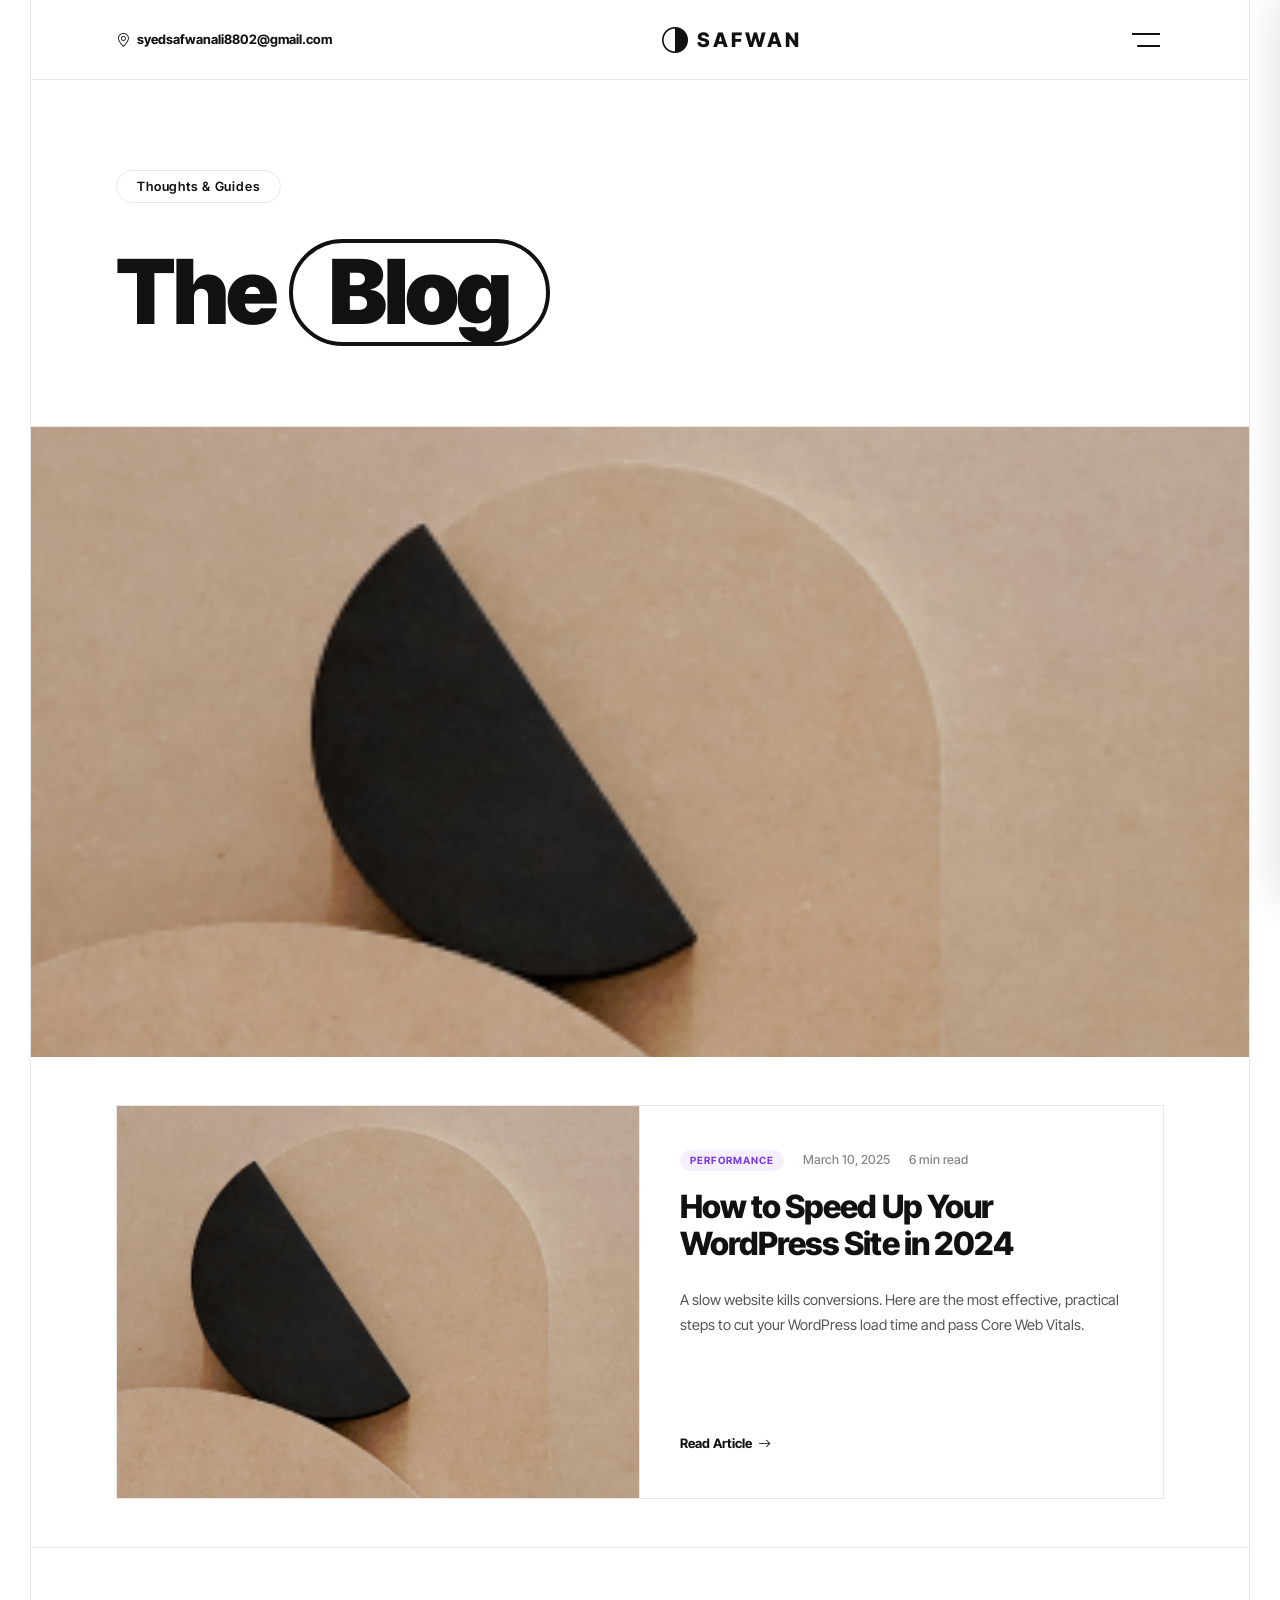
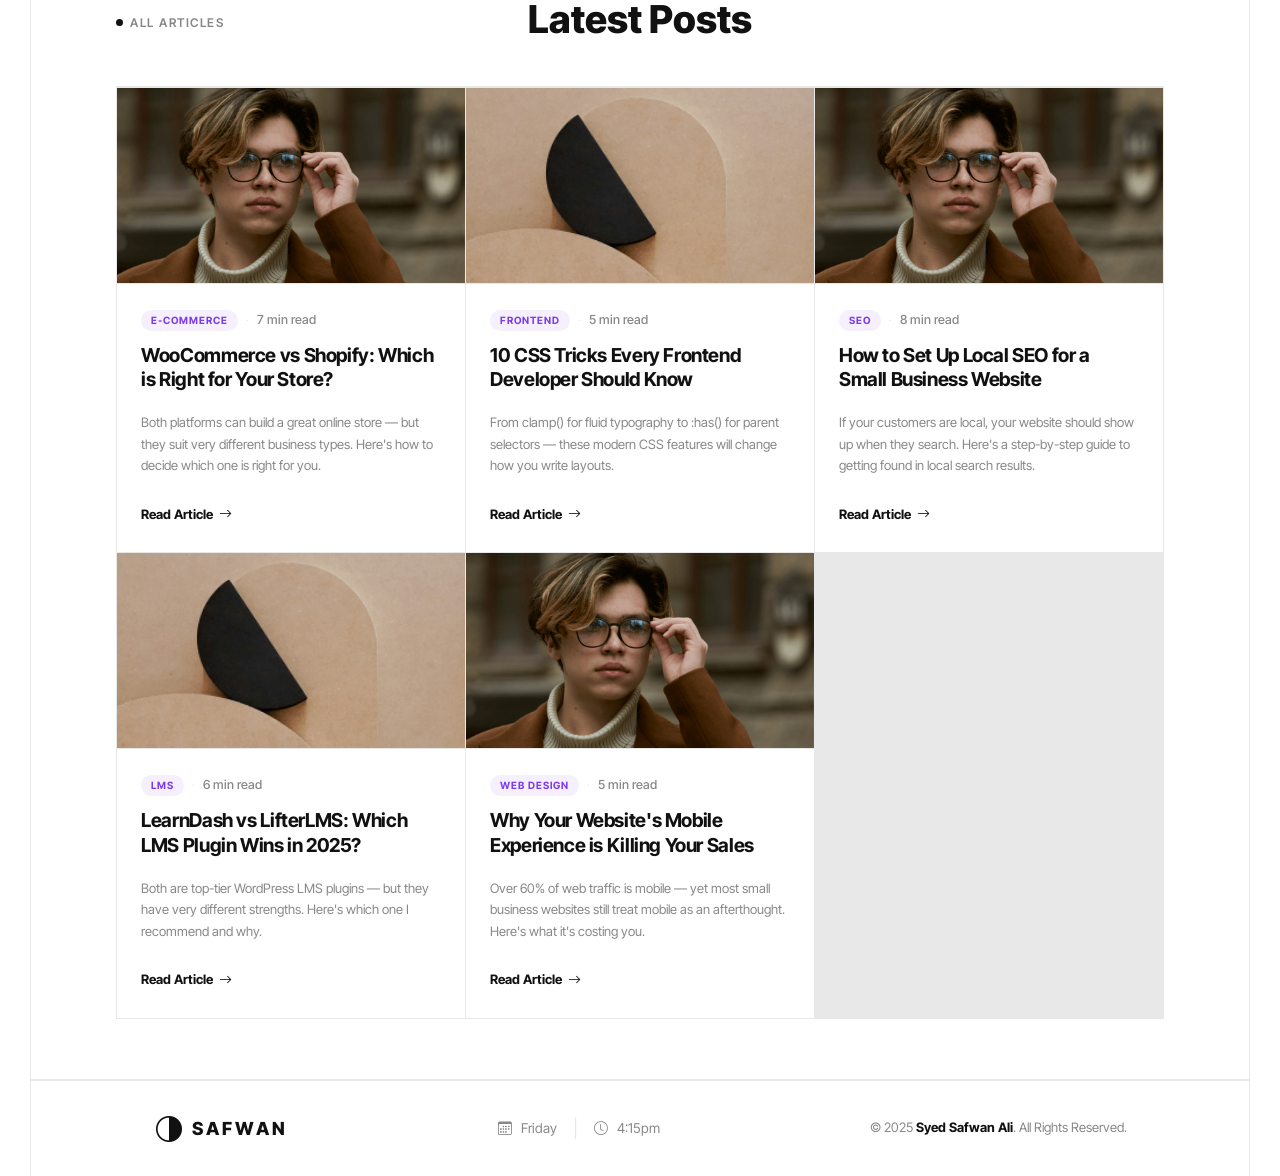
<file: blogs.html>
<!DOCTYPE html>
<html lang="en">
<head>
  <meta charset="UTF-8" />
  <meta name="viewport" content="width=device-width, initial-scale=1.0" />
  <title>Blog — Safwan</title>

  <link rel="preconnect" href="https://fonts.googleapis.com" />
  <link rel="preconnect" href="https://fonts.gstatic.com" crossorigin />
  <link href="https://fonts.googleapis.com/css2?family=Inter+Tight:ital,wght@0,100..900;1,100..900&display=swap" rel="stylesheet" />
  <link rel="stylesheet" href="https://cdn.jsdelivr.net/npm/bootstrap@5.3.3/dist/css/bootstrap.min.css" />
  <link rel="stylesheet" href="https://cdn.jsdelivr.net/npm/bootstrap-icons@1.11.3/font/bootstrap-icons.min.css" />
  <link rel="stylesheet" href="css/style.css" />
</head>
<body>

  <!-- ══════════════════════════════════════ HEADER ══ -->
  <header class="site-header">
    <div class="header-inner">
      <a href="mailto:syedsafwanali8802@gmail.com" class="header-email">
        <i class="bi bi-geo-alt"></i> syedsafwanali8802@gmail.com
      </a>
      <a href="index.html" class="header-logo">
        <i class="bi bi-circle-half"></i> SAFWAN
      </a>
      <button class="hamburger-btn" id="menuBtn" aria-label="Open menu">
        <svg width="28" height="16" viewBox="0 0 28 16" fill="none">
          <line x1="0" y1="2"  x2="28" y2="2"  stroke="currentColor" stroke-width="2.2" stroke-linecap="round"/>
          <line x1="6" y1="14" x2="28" y2="14" stroke="currentColor" stroke-width="2.2" stroke-linecap="round"/>
        </svg>
      </button>
    </div>
  </header>

  <!-- ══════════════════════════════════════ OVERLAY ══ -->
  <div class="overlay" id="overlay"></div>

  <!-- ══════════════════════════════════════ SIDEBAR ══ -->
  <aside class="sidebar" id="sidebar">
    <div class="sidebar-top">
      <a href="index.html" class="sidebar-logo"><i class="bi bi-circle-half"></i> SAFWAN</a>
      <button class="close-btn" id="closeBtn"><i class="bi bi-x-lg"></i></button>
    </div>
    <nav class="sidebar-nav">
      <div class="nav-item"><a href="index.html" class="nav-label"><i class="bi bi-house"></i> Home</a><span class="nav-plus">+</span></div>
      <div class="nav-item"><a href="about.html" class="nav-label"><i class="bi bi-person"></i> About</a><span class="nav-plus">+</span></div>
      <div class="nav-item"><a href="work.html" class="nav-label"><i class="bi bi-briefcase"></i> Work</a><span class="nav-plus">+</span></div>
      <div class="nav-item"><a href="services.html" class="nav-label"><i class="bi bi-stars"></i> Services</a><span class="nav-plus">+</span></div>
      <div class="nav-item active"><a href="blogs.html" class="nav-label"><i class="bi bi-pencil-square"></i> Blogs</a><span class="nav-plus">+</span></div>
      <div class="nav-item"><a href="contact.html" class="nav-label"><i class="bi bi-envelope"></i> Contact</a></div>
    </nav>
    <div class="sidebar-about">
      <h3>About Us</h3>
      <p>Passionate frontend developer crafting clean, modern, and responsive web experiences.</p>
      <a href="about.html" class="btn-outline"><i class="bi bi-arrow-right"></i> Learn More</a>
    </div>
    <div class="sidebar-contact">
      <h3>Contact Us</h3>
      <div class="contact-row"><div class="contact-icon-box"><i class="bi bi-geo-alt-fill"></i></div><span>Karachi, Pakistan</span></div>
      <div class="contact-row"><div class="contact-icon-box"><i class="bi bi-telephone-fill"></i></div><span>+92 317 0666406</span></div>
      <div class="contact-row"><div class="contact-icon-box"><i class="bi bi-envelope-fill"></i></div><span>syedsafwanali8802@gmail.com</span></div>
    </div>
    <div class="sidebar-social">
      <a href="#" class="social-link"><i class="bi bi-github"></i></a>
      <a href="#" class="social-link"><i class="bi bi-linkedin"></i></a>
      <a href="#" class="social-link"><i class="bi bi-twitter-x"></i></a>
      <a href="#" class="social-link"><i class="bi bi-instagram"></i></a>
    </div>
  </aside>

  <!-- ══════════════════════════════════════ HERO ══ -->
  <section class="sec-wrap">
    <div class="sec-inner page-hero">
      <span class="page-hero-badge">Thoughts & Guides</span>
      <h1 class="page-hero-title">
        The <span class="page-hero-boxed">Blog</span>
      </h1>
    </div>
  </section>

  <!-- ══════════════════════════════════════ FULL-WIDTH IMAGE ══ -->
  <div class="fullwidth-img-wrap">
    <img src="assets/images/services-img.png" alt="Safwan Blog" />
  </div>

  <!-- ══════════════════════════════════════ FEATURED POST ══ -->
  <section class="sec-wrap">
    <div class="sec-inner bl-featured" id="blFeatured">
      <!-- Populated by JS -->
    </div>
  </section>

  <!-- ══════════════════════════════════════ ALL POSTS ══ -->
  <section class="sec-wrap">
    <div class="sec-inner">
      <div class="works-header">
        <p class="resume-label"><span class="resume-dot"></span> ALL ARTICLES</p>
        <h2 class="works-heading">Latest Posts</h2>
      </div>
      <div class="bl-grid" id="blGrid">
        <!-- Populated by JS -->
      </div>
    </div>
  </section>

  <!-- ══════════════════════════════════════ FOOTER ══ -->
  <footer class="site-footer">
    <div class="footer-inner">
      <a href="index.html" class="footer-logo"><i class="bi bi-circle-half"></i> SAFWAN</a>
      <div class="footer-datetime">
        <span class="footer-day"><i class="bi bi-calendar3"></i> <span id="footerDay"></span></span>
        <span class="footer-sep">|</span>
        <span class="footer-time"><i class="bi bi-clock"></i> <span id="footerTime"></span></span>
      </div>
      <p class="footer-copy">© 2025 <strong>Syed Safwan Ali</strong>. All Rights Reserved.</p>
    </div>
  </footer>

  <script src="https://cdn.jsdelivr.net/npm/bootstrap@5.3.3/dist/js/bootstrap.bundle.min.js"></script>
  <script src="js/main.js"></script>
  <script src="js/blogs.js"></script>
  <script>
    (function () {
      /* ── Featured post (first blog) ── */
      var featured = BLOGS[0];
      document.getElementById('blFeatured').innerHTML =
        '<a class="bl-featured-card" href="blog-detail.html?b=' + featured.slug + '">' +
          '<div class="bl-featured-img">' +
            '<img src="' + featured.img + '" alt="' + featured.title + '" />' +
          '</div>' +
          '<div class="bl-featured-body">' +
            '<div class="bl-featured-meta">' +
              '<span class="bl-tag">' + featured.tag + '</span>' +
              '<span class="bl-meta-sep">·</span>' +
              '<span class="bl-meta-info">' + featured.date + '</span>' +
              '<span class="bl-meta-sep">·</span>' +
              '<span class="bl-meta-info">' + featured.readTime + '</span>' +
            '</div>' +
            '<h2 class="bl-featured-title">' + featured.title + '</h2>' +
            '<p class="bl-featured-excerpt">' + featured.excerpt + '</p>' +
            '<span class="bl-read-more">Read Article <i class="bi bi-arrow-right"></i></span>' +
          '</div>' +
        '</a>';

      /* ── All posts grid (skip first) ── */
      var grid = document.getElementById('blGrid');
      BLOGS.slice(1).forEach(function (post) {
        var card = document.createElement('a');
        card.className = 'bl-card';
        card.href = 'blog-detail.html?b=' + post.slug;
        card.innerHTML =
          '<div class="bl-card-img">' +
            '<img src="' + post.img + '" alt="' + post.title + '" />' +
          '</div>' +
          '<div class="bl-card-body">' +
            '<div class="bl-card-meta">' +
              '<span class="bl-tag">' + post.tag + '</span>' +
              '<span class="bl-meta-sep">·</span>' +
              '<span class="bl-meta-info">' + post.readTime + '</span>' +
            '</div>' +
            '<h3 class="bl-card-title">' + post.title + '</h3>' +
            '<p class="bl-card-excerpt">' + post.excerpt + '</p>' +
            '<span class="bl-read-more">Read Article <i class="bi bi-arrow-right"></i></span>' +
          '</div>';
        grid.appendChild(card);
      });
    })();
  </script>
</body>
</html>
</file>
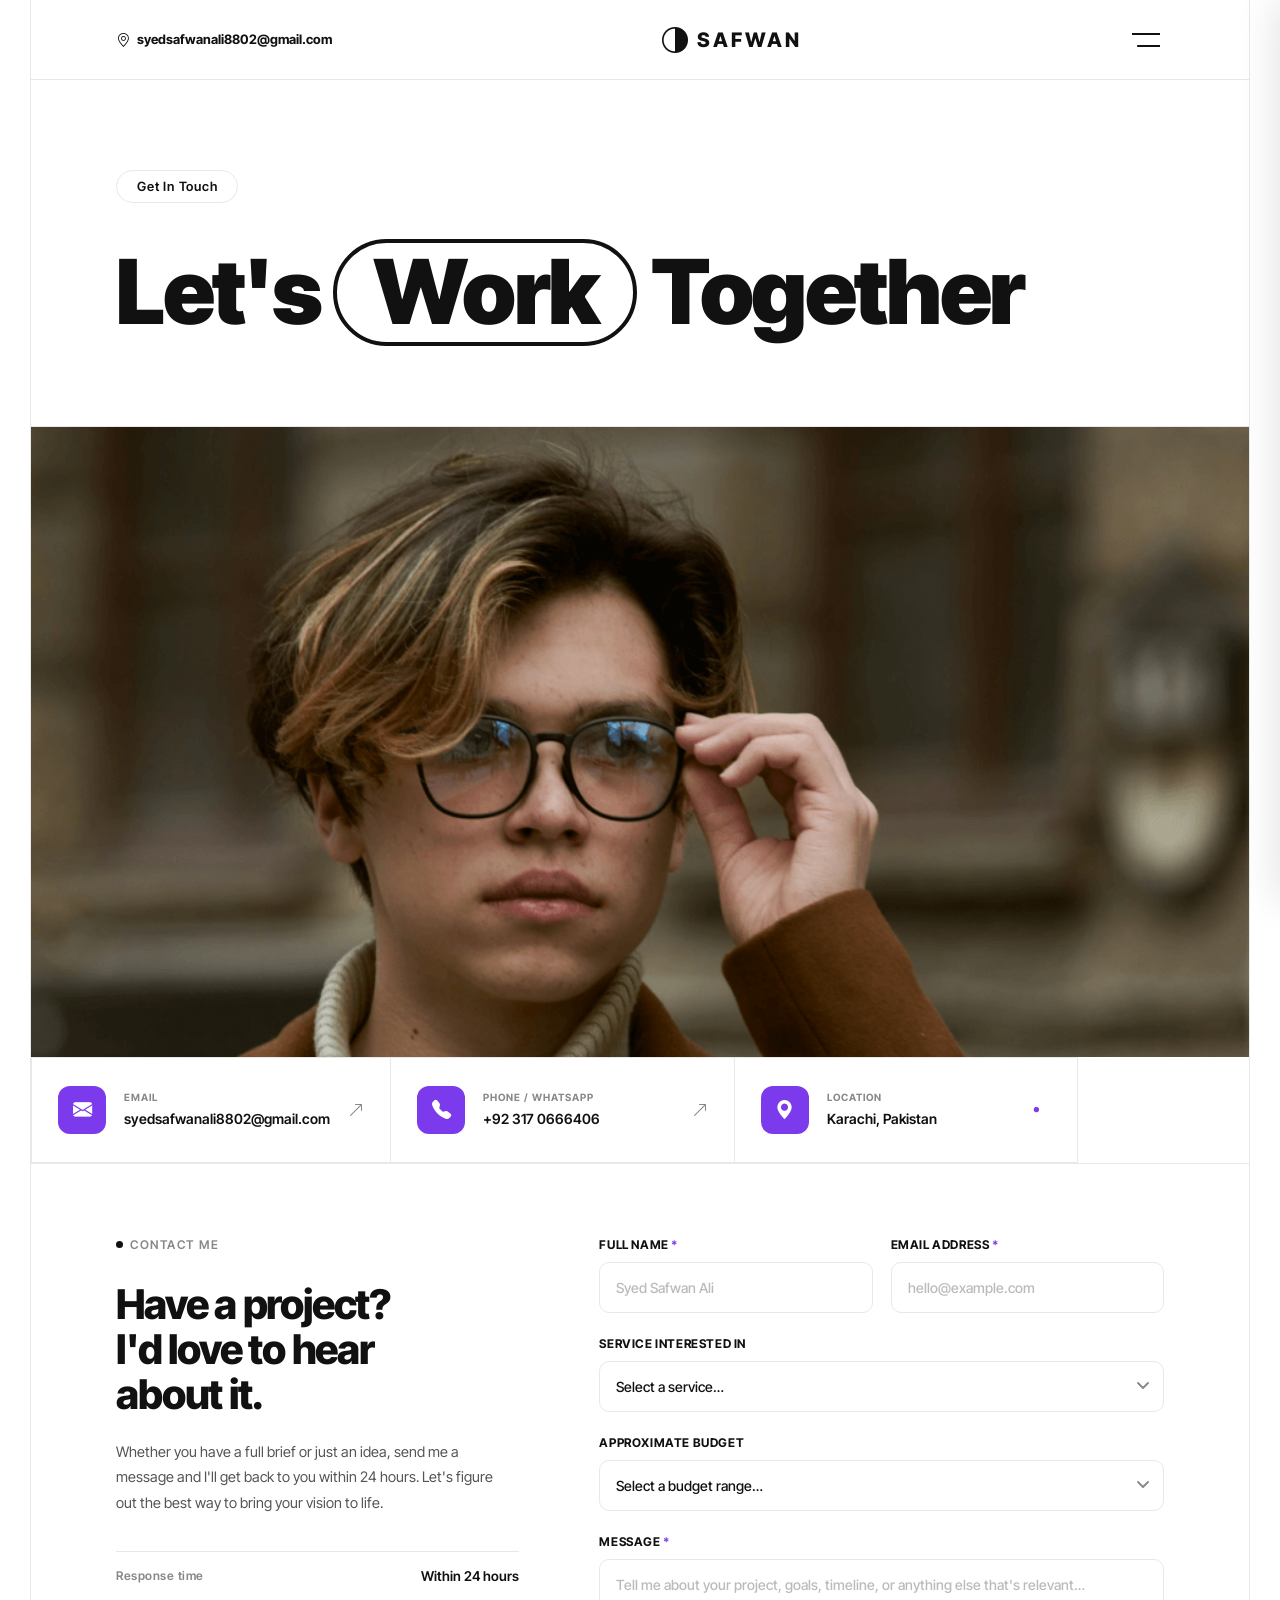
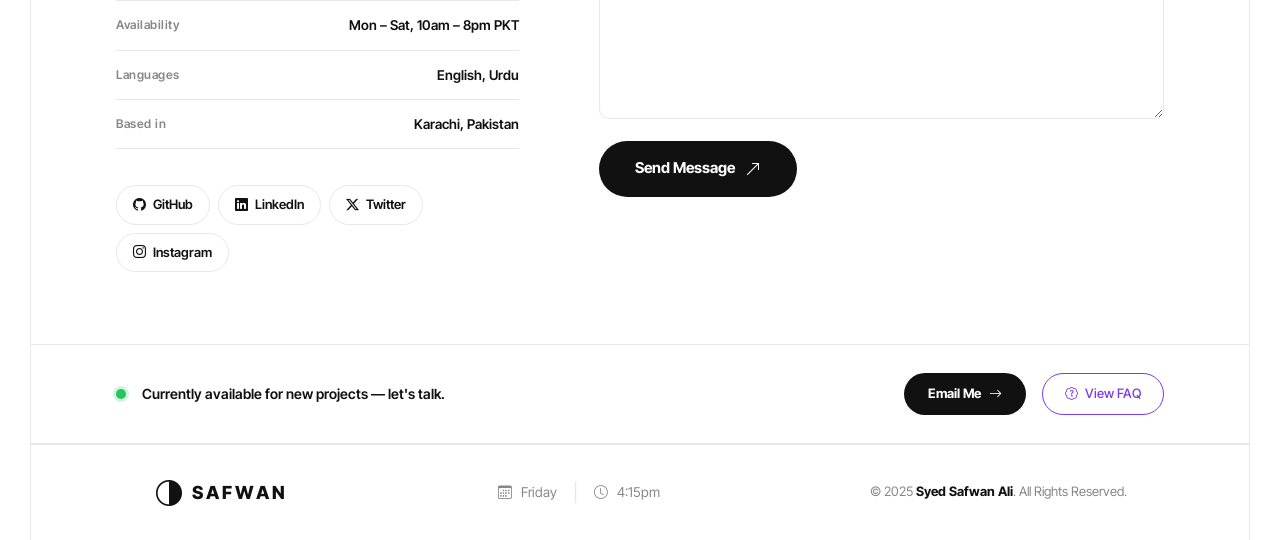
<file: contact.html>
<!DOCTYPE html>
<html lang="en">
<head>
  <meta charset="UTF-8" />
  <meta name="viewport" content="width=device-width, initial-scale=1.0" />
  <title>Contact — Safwan</title>

  <link rel="preconnect" href="https://fonts.googleapis.com" />
  <link rel="preconnect" href="https://fonts.gstatic.com" crossorigin />
  <link href="https://fonts.googleapis.com/css2?family=Inter+Tight:ital,wght@0,100..900;1,100..900&display=swap" rel="stylesheet" />
  <link rel="stylesheet" href="https://cdn.jsdelivr.net/npm/bootstrap@5.3.3/dist/css/bootstrap.min.css" />
  <link rel="stylesheet" href="https://cdn.jsdelivr.net/npm/bootstrap-icons@1.11.3/font/bootstrap-icons.min.css" />
  <link rel="stylesheet" href="css/style.css" />
</head>
<body>

  <!-- ══════════════════════════════════════
       HEADER
  ══════════════════════════════════════ -->
  <header class="site-header">
    <div class="header-inner">

      <a href="mailto:syedsafwanali8802@gmail.com" class="header-email">
        <i class="bi bi-geo-alt"></i>
        syedsafwanali8802@gmail.com
      </a>

      <a href="index.html" class="header-logo">
        <i class="bi bi-circle-half"></i>
        SAFWAN
      </a>

      <button class="hamburger-btn" id="menuBtn" aria-label="Open menu">
        <svg width="28" height="16" viewBox="0 0 28 16" fill="none" xmlns="http://www.w3.org/2000/svg">
          <line x1="0" y1="2"  x2="28" y2="2"  stroke="currentColor" stroke-width="2.2" stroke-linecap="round"/>
          <line x1="6" y1="14" x2="28" y2="14" stroke="currentColor" stroke-width="2.2" stroke-linecap="round"/>
        </svg>
      </button>

    </div>
  </header>

  <!-- ══════════════════════════════════════
       OVERLAY
  ══════════════════════════════════════ -->
  <div class="overlay" id="overlay"></div>

  <!-- ══════════════════════════════════════
       SIDEBAR
  ══════════════════════════════════════ -->
  <aside class="sidebar" id="sidebar">

    <div class="sidebar-top">
      <a href="index.html" class="sidebar-logo">
        <i class="bi bi-circle-half"></i>
        SAFWAN
      </a>
      <button class="close-btn" id="closeBtn" aria-label="Close">
        <i class="bi bi-x-lg"></i>
      </button>
    </div>

    <nav class="sidebar-nav">
      <div class="nav-item">
        <a href="index.html" class="nav-label"><i class="bi bi-house"></i> Home</a>
        <span class="nav-plus">+</span>
      </div>
      <div class="nav-item">
        <a href="about.html" class="nav-label"><i class="bi bi-person"></i> About</a>
        <span class="nav-plus">+</span>
      </div>
      <div class="nav-item">
        <a href="work.html" class="nav-label"><i class="bi bi-briefcase"></i> Work</a>
        <span class="nav-plus">+</span>
      </div>
      <div class="nav-item">
        <a href="services.html" class="nav-label"><i class="bi bi-stars"></i> Services</a>
        <span class="nav-plus">+</span>
      </div>
      <div class="nav-item">
        <a href="blogs.html" class="nav-label"><i class="bi bi-pencil-square"></i> Blogs</a>
        <span class="nav-plus">+</span>
      </div>
      <div class="nav-item active">
        <a href="contact.html" class="nav-label"><i class="bi bi-envelope"></i> Contact</a>
      </div>
    </nav>

    <div class="sidebar-about">
      <h3>About Us</h3>
      <p>Passionate frontend developer crafting clean, modern, and responsive web experiences.</p>
      <a href="about.html" class="btn-outline"><i class="bi bi-arrow-right"></i> Learn More</a>
    </div>

    <div class="sidebar-contact">
      <h3>Contact Us</h3>
      <div class="contact-row">
        <div class="contact-icon-box"><i class="bi bi-geo-alt-fill"></i></div>
        <span>Karachi, Pakistan</span>
      </div>
      <div class="contact-row">
        <div class="contact-icon-box"><i class="bi bi-telephone-fill"></i></div>
        <span>+92 317 0666406</span>
      </div>
      <div class="contact-row">
        <div class="contact-icon-box"><i class="bi bi-envelope-fill"></i></div>
        <span>syedsafwanali8802@gmail.com</span>
      </div>
    </div>

    <div class="sidebar-social">
      <a href="#" class="social-link" aria-label="GitHub"><i class="bi bi-github"></i></a>
      <a href="#" class="social-link" aria-label="LinkedIn"><i class="bi bi-linkedin"></i></a>
      <a href="#" class="social-link" aria-label="Twitter"><i class="bi bi-twitter-x"></i></a>
      <a href="#" class="social-link" aria-label="Instagram"><i class="bi bi-instagram"></i></a>
    </div>

  </aside>

  <!-- ══════════════════════════════════════
       HERO
  ══════════════════════════════════════ -->
  <section class="sec-wrap">
    <div class="sec-inner page-hero">

      <span class="page-hero-badge">Get In Touch</span>

      <h1 class="page-hero-title">
        Let's <span class="page-hero-boxed">Work</span> Together
      </h1>

    </div>
  </section>

  <!-- ══════════════════════════════════════
       FULL-WIDTH IMAGE
  ══════════════════════════════════════ -->
  <div class="fullwidth-img-wrap">
    <img src="assets/images/about-img.png" alt="Safwan — Contact" />
  </div>

  <!-- ══════════════════════════════════════
       INFO STRIP
  ══════════════════════════════════════ -->
  <section class="sec-wrap">
    <div class="sec-inner ct-info-strip">

      <a href="mailto:syedsafwanali8802@gmail.com" class="ct-info-card">
        <div class="ct-info-icon"><i class="bi bi-envelope-fill"></i></div>
        <div class="ct-info-body">
          <span class="ct-info-label">Email</span>
          <span class="ct-info-val">syedsafwanali8802@gmail.com</span>
        </div>
        <i class="bi bi-arrow-up-right ct-info-arrow"></i>
      </a>

      <a href="tel:+923170666406" class="ct-info-card">
        <div class="ct-info-icon"><i class="bi bi-telephone-fill"></i></div>
        <div class="ct-info-body">
          <span class="ct-info-label">Phone / WhatsApp</span>
          <span class="ct-info-val">+92 317 0666406</span>
        </div>
        <i class="bi bi-arrow-up-right ct-info-arrow"></i>
      </a>

      <div class="ct-info-card ct-info-card--plain">
        <div class="ct-info-icon"><i class="bi bi-geo-alt-fill"></i></div>
        <div class="ct-info-body">
          <span class="ct-info-label">Location</span>
          <span class="ct-info-val">Karachi, Pakistan</span>
        </div>
        <i class="bi bi-dot ct-info-arrow" style="font-size:1.8rem; color:var(--purple);"></i>
      </div>

    </div>
  </section>

  <!-- ══════════════════════════════════════
       CONTACT FORM + DETAILS
  ══════════════════════════════════════ -->
  <section class="sec-wrap">
    <div class="sec-inner ct-grid">

      <!-- LEFT — details -->
      <div class="ct-left">
        <p class="resume-label"><span class="resume-dot"></span> CONTACT ME</p>
        <h2 class="ct-left-heading">Have a project?<br>I'd love to hear<br>about it.</h2>
        <p class="ct-left-text">
          Whether you have a full brief or just an idea, send me a message and I'll
          get back to you within 24 hours. Let's figure out the best way to bring
          your vision to life.
        </p>

        <div class="ct-detail-list">
          <div class="ct-detail-row">
            <span class="ct-detail-label">Response time</span>
            <span class="ct-detail-val">Within 24 hours</span>
          </div>
          <div class="ct-detail-row">
            <span class="ct-detail-label">Availability</span>
            <span class="ct-detail-val">Mon – Sat, 10am – 8pm PKT</span>
          </div>
          <div class="ct-detail-row">
            <span class="ct-detail-label">Languages</span>
            <span class="ct-detail-val">English, Urdu</span>
          </div>
          <div class="ct-detail-row">
            <span class="ct-detail-label">Based in</span>
            <span class="ct-detail-val">Karachi, Pakistan</span>
          </div>
        </div>

        <div class="ct-socials">
          <a href="#" class="ct-social-pill" aria-label="GitHub">
            <i class="bi bi-github"></i> GitHub
          </a>
          <a href="#" class="ct-social-pill" aria-label="LinkedIn">
            <i class="bi bi-linkedin"></i> LinkedIn
          </a>
          <a href="#" class="ct-social-pill" aria-label="Twitter">
            <i class="bi bi-twitter-x"></i> Twitter
          </a>
          <a href="#" class="ct-social-pill" aria-label="Instagram">
            <i class="bi bi-instagram"></i> Instagram
          </a>
        </div>
      </div>

      <!-- RIGHT — form -->
      <div class="ct-right">
        <form class="ct-form" id="ctForm" novalidate>

          <div class="ct-form-row">
            <div class="ct-field">
              <label class="ct-label" for="ctName">Full Name <span>*</span></label>
              <input class="ct-input" type="text" id="ctName" name="name" placeholder="Syed Safwan Ali" required />
            </div>
            <div class="ct-field">
              <label class="ct-label" for="ctEmail">Email Address <span>*</span></label>
              <input class="ct-input" type="email" id="ctEmail" name="email" placeholder="hello@example.com" required />
            </div>
          </div>

          <div class="ct-field">
            <label class="ct-label" for="ctService">Service Interested In</label>
            <select class="ct-input ct-select" id="ctService" name="service">
              <option value="" disabled selected>Select a service…</option>
              <option>WordPress Development</option>
              <option>WooCommerce & E-Commerce</option>
              <option>Frontend Development</option>
              <option>Website Redesign & Migration</option>
              <option>LMS & Online Academy</option>
              <option>SEO & Performance</option>
              <option>Other / Not Sure</option>
            </select>
          </div>

          <div class="ct-field">
            <label class="ct-label" for="ctBudget">Approximate Budget</label>
            <select class="ct-input ct-select" id="ctBudget" name="budget">
              <option value="" disabled selected>Select a budget range…</option>
              <option>Under $300</option>
              <option>$300 – $600</option>
              <option>$600 – $1,200</option>
              <option>$1,200 – $2,500</option>
              <option>$2,500+</option>
              <option>Not sure yet</option>
            </select>
          </div>

          <div class="ct-field">
            <label class="ct-label" for="ctMessage">Message <span>*</span></label>
            <textarea class="ct-input ct-textarea" id="ctMessage" name="message" placeholder="Tell me about your project, goals, timeline, or anything else that's relevant…" required></textarea>
          </div>

          <button type="submit" class="ct-submit" id="ctSubmit">
            <span class="ct-submit-text">Send Message</span>
            <i class="bi bi-arrow-up-right ct-submit-icon"></i>
          </button>

        </form>

        <!-- Success state -->
        <div class="ct-success" id="ctSuccess">
          <div class="ct-success-icon"><i class="bi bi-check-lg"></i></div>
          <h3>Message Sent!</h3>
          <p>Thanks for reaching out. I'll get back to you within 24 hours.</p>
          <button class="ct-success-reset" id="ctReset">Send another message</button>
        </div>
      </div>

    </div>
  </section>

  <!-- ══════════════════════════════════════
       AVAILABILITY BANNER
  ══════════════════════════════════════ -->
  <section class="sec-wrap">
    <div class="sec-inner ct-avail">
      <div class="ct-avail-dot"></div>
      <span class="ct-avail-text">Currently available for new projects — let's talk.</span>
      <a href="mailto:syedsafwanali8802@gmail.com" class="ct-avail-btn">
        Email Me <i class="bi bi-arrow-right"></i>
      </a>
      <a href="faq.html" class="btn-outline" style="margin-left:auto;display:inline-flex;align-items:center;gap:.4rem;"><i class="bi bi-patch-question"></i> View FAQ</a>
    </div>
  </section>

  <!-- ══════════════════════════════════════
       FOOTER
  ══════════════════════════════════════ -->
  <footer class="site-footer">
    <div class="footer-inner">

      <a href="index.html" class="footer-logo">
        <i class="bi bi-circle-half"></i>
        SAFWAN
      </a>

      <div class="footer-datetime">
        <span class="footer-day"><i class="bi bi-calendar3"></i> <span id="footerDay"></span></span>
        <span class="footer-sep">|</span>
        <span class="footer-time"><i class="bi bi-clock"></i> <span id="footerTime"></span></span>
      </div>

      <p class="footer-copy">© 2025 <strong>Syed Safwan Ali</strong>. All Rights Reserved.</p>

    </div>
  </footer>

  <script src="https://cdn.jsdelivr.net/npm/bootstrap@5.3.3/dist/js/bootstrap.bundle.min.js"></script>
  <script src="js/main.js"></script>
  <script>
    (function () {
      var form    = document.getElementById('ctForm');
      var success = document.getElementById('ctSuccess');
      var reset   = document.getElementById('ctReset');

      form.addEventListener('submit', function (e) {
        e.preventDefault();

        var name    = document.getElementById('ctName').value.trim();
        var email   = document.getElementById('ctEmail').value.trim();
        var message = document.getElementById('ctMessage').value.trim();

        /* basic validation */
        if (!name || !email || !message) {
          /* shake empty required fields */
          [document.getElementById('ctName'), document.getElementById('ctEmail'), document.getElementById('ctMessage')].forEach(function (el) {
            if (!el.value.trim()) {
              el.classList.add('ct-input--error');
              el.addEventListener('input', function () { el.classList.remove('ct-input--error'); }, { once: true });
            }
          });
          return;
        }

        /* build mailto and open — also show success state */
        var service = document.getElementById('ctService').value || 'Not specified';
        var budget  = document.getElementById('ctBudget').value  || 'Not specified';
        var subject = encodeURIComponent('Project Enquiry — ' + service);
        var body    = encodeURIComponent(
          'Name: ' + name + '\n' +
          'Email: ' + email + '\n' +
          'Service: ' + service + '\n' +
          'Budget: ' + budget + '\n\n' +
          'Message:\n' + message
        );

        window.location.href = 'mailto:syedsafwanali8802@gmail.com?subject=' + subject + '&body=' + body;

        setTimeout(function () {
          window.location.href = 'thank-you.html';
        }, 500);
      });

      reset.addEventListener('click', function () {
        form.reset();
        form.style.display = '';
        success.style.display = 'none';
      });
    })();
  </script>
</body>
</html>
</file>
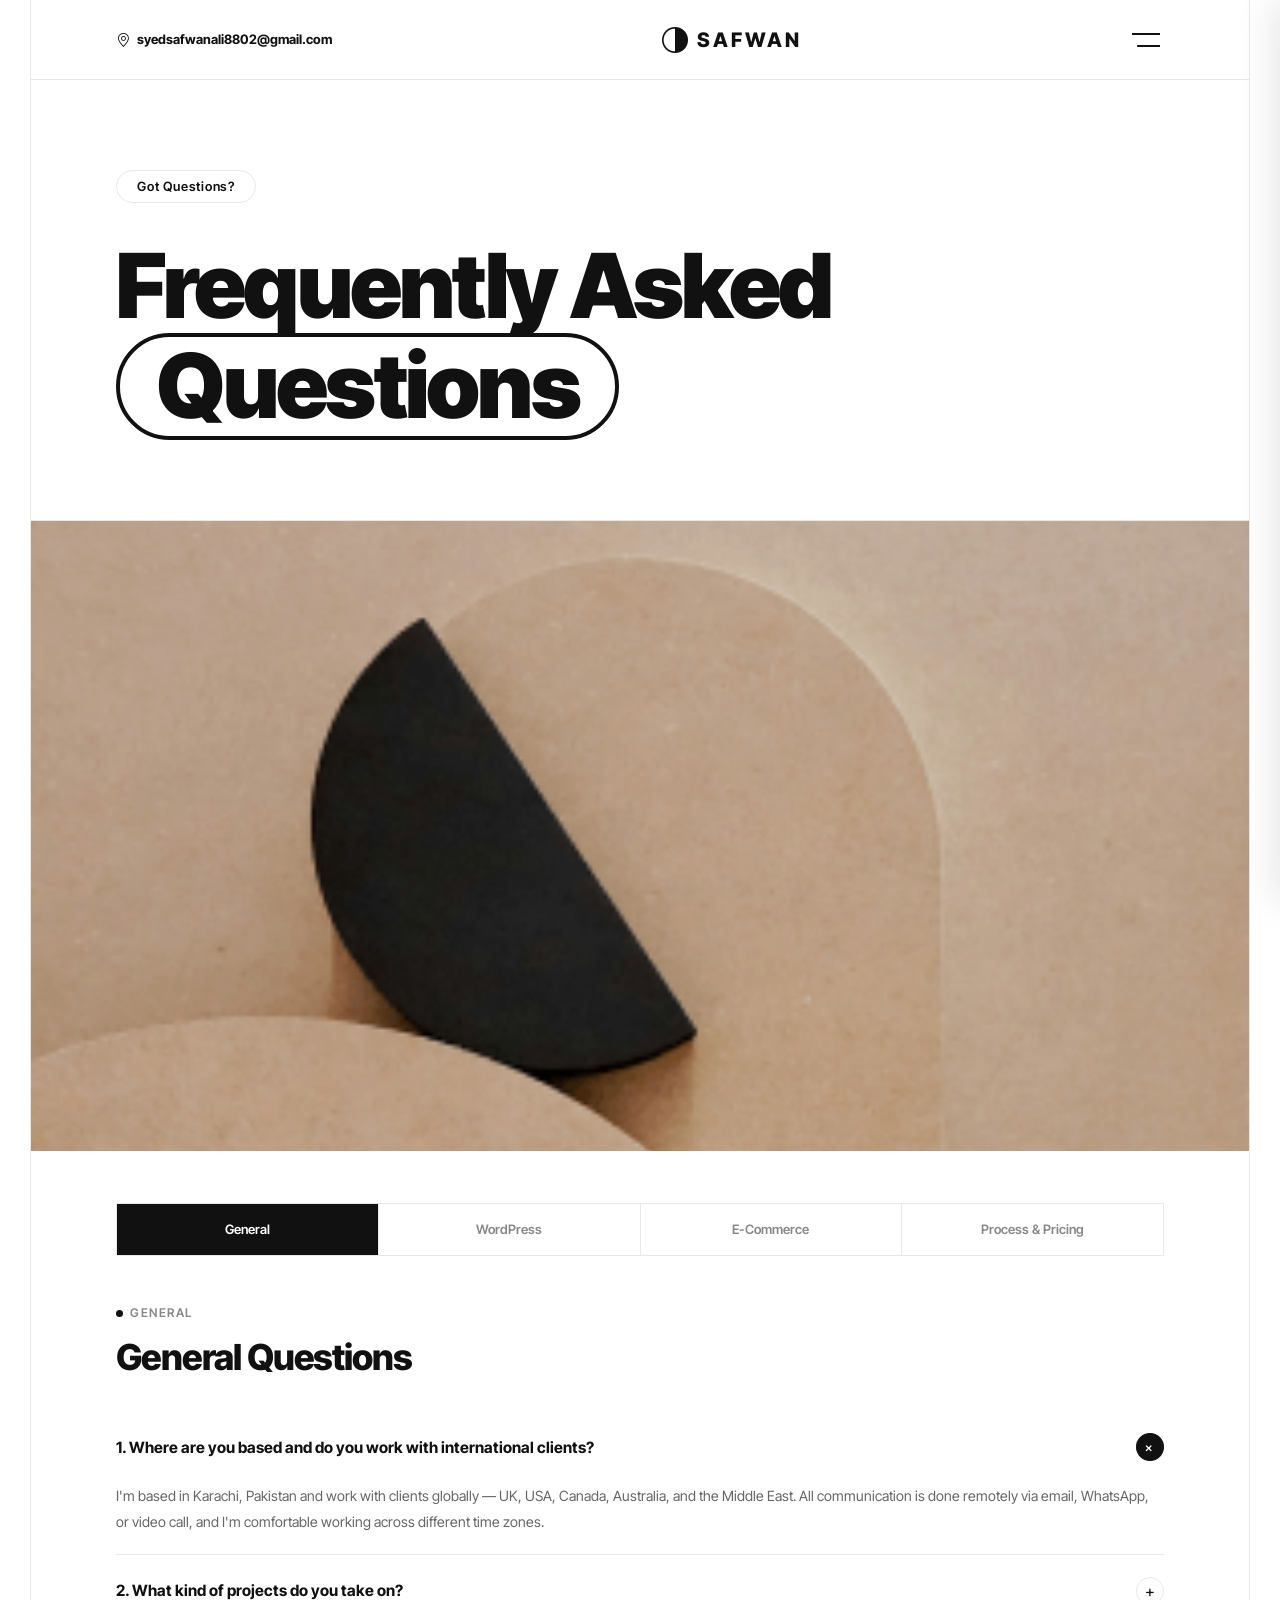
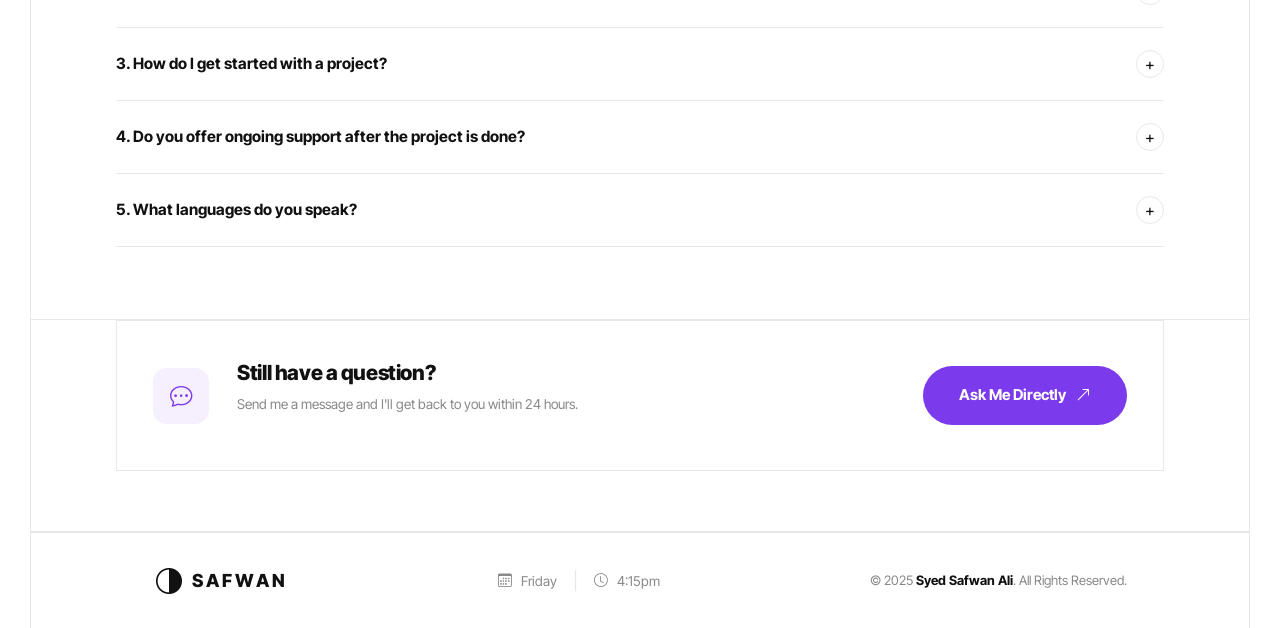
<file: faq.html>
<!DOCTYPE html>
<html lang="en">
<head>
  <meta charset="UTF-8" />
  <meta name="viewport" content="width=device-width, initial-scale=1.0" />
  <title>FAQ — Safwan</title>

  <link rel="preconnect" href="https://fonts.googleapis.com" />
  <link rel="preconnect" href="https://fonts.gstatic.com" crossorigin />
  <link href="https://fonts.googleapis.com/css2?family=Inter+Tight:ital,wght@0,100..900;1,100..900&display=swap" rel="stylesheet" />
  <link rel="stylesheet" href="https://cdn.jsdelivr.net/npm/bootstrap@5.3.3/dist/css/bootstrap.min.css" />
  <link rel="stylesheet" href="https://cdn.jsdelivr.net/npm/bootstrap-icons@1.11.3/font/bootstrap-icons.min.css" />
  <link rel="stylesheet" href="css/style.css" />
</head>
<body>

  <!-- ══ HEADER ══ -->
  <header class="site-header">
    <div class="header-inner">
      <a href="mailto:syedsafwanali8802@gmail.com" class="header-email">
        <i class="bi bi-geo-alt"></i> syedsafwanali8802@gmail.com
      </a>
      <a href="index.html" class="header-logo"><i class="bi bi-circle-half"></i> SAFWAN</a>
      <button class="hamburger-btn" id="menuBtn" aria-label="Open menu">
        <svg width="28" height="16" viewBox="0 0 28 16" fill="none">
          <line x1="0" y1="2"  x2="28" y2="2"  stroke="currentColor" stroke-width="2.2" stroke-linecap="round"/>
          <line x1="6" y1="14" x2="28" y2="14" stroke="currentColor" stroke-width="2.2" stroke-linecap="round"/>
        </svg>
      </button>
    </div>
  </header>

  <div class="overlay" id="overlay"></div>

  <!-- ══ SIDEBAR ══ -->
  <aside class="sidebar" id="sidebar">
    <div class="sidebar-top">
      <a href="index.html" class="sidebar-logo"><i class="bi bi-circle-half"></i> SAFWAN</a>
      <button class="close-btn" id="closeBtn"><i class="bi bi-x-lg"></i></button>
    </div>
    <nav class="sidebar-nav">
      <div class="nav-item"><a href="index.html" class="nav-label"><i class="bi bi-house"></i> Home</a><span class="nav-plus">+</span></div>
      <div class="nav-item"><a href="about.html" class="nav-label"><i class="bi bi-person"></i> About</a><span class="nav-plus">+</span></div>
      <div class="nav-item"><a href="work.html" class="nav-label"><i class="bi bi-briefcase"></i> Work</a><span class="nav-plus">+</span></div>
      <div class="nav-item"><a href="services.html" class="nav-label"><i class="bi bi-stars"></i> Services</a><span class="nav-plus">+</span></div>
      <div class="nav-item"><a href="blogs.html" class="nav-label"><i class="bi bi-pencil-square"></i> Blogs</a><span class="nav-plus">+</span></div>
      <div class="nav-item"><a href="contact.html" class="nav-label"><i class="bi bi-envelope"></i> Contact</a></div>
    </nav>
    <div class="sidebar-about">
      <h3>About Us</h3>
      <p>Passionate frontend developer crafting clean, modern, and responsive web experiences.</p>
      <a href="contact.html" class="btn-outline"><i class="bi bi-arrow-right"></i> Contact Us</a>
    </div>
    <div class="sidebar-contact">
      <h3>Contact Us</h3>
      <div class="contact-row"><div class="contact-icon-box"><i class="bi bi-geo-alt-fill"></i></div><span>Karachi, Pakistan</span></div>
      <div class="contact-row"><div class="contact-icon-box"><i class="bi bi-telephone-fill"></i></div><span>+92 317 0666406</span></div>
      <div class="contact-row"><div class="contact-icon-box"><i class="bi bi-envelope-fill"></i></div><span>syedsafwanali8802@gmail.com</span></div>
    </div>
    <div class="sidebar-social">
      <a href="#" class="social-link"><i class="bi bi-github"></i></a>
      <a href="#" class="social-link"><i class="bi bi-linkedin"></i></a>
      <a href="#" class="social-link"><i class="bi bi-twitter-x"></i></a>
      <a href="#" class="social-link"><i class="bi bi-instagram"></i></a>
    </div>
  </aside>

  <!-- ══ HERO ══ -->
  <section class="sec-wrap">
    <div class="sec-inner page-hero">
      <span class="page-hero-badge">Got Questions?</span>
      <h1 class="page-hero-title">
        Frequently Asked <span class="page-hero-boxed">Questions</span>
      </h1>
    </div>
  </section>

  <!-- ══ FULL-WIDTH IMAGE ══ -->
  <div class="fullwidth-img-wrap">
    <img src="assets/images/services-img.png" alt="FAQ" />
  </div>

  <!-- ══ FAQ CATEGORIES ══ -->
  <section class="sec-wrap">
    <div class="sec-inner fq-layout">

      <!-- Category tabs -->
      <div class="fq-tabs" id="fqTabs">
        <button class="fq-tab active" data-cat="general">General</button>
        <button class="fq-tab" data-cat="wordpress">WordPress</button>
        <button class="fq-tab" data-cat="ecommerce">E-Commerce</button>
        <button class="fq-tab" data-cat="process">Process & Pricing</button>
      </div>

      <!-- General -->
      <div class="fq-group active" data-cat="general">
        <div class="fq-group-header">
          <p class="resume-label"><span class="resume-dot"></span> GENERAL</p>
          <h2 class="fq-group-heading">General Questions</h2>
        </div>
        <div class="faq-list">
          <div class="faq-item open">
            <button class="faq-question">1. Where are you based and do you work with international clients?<span class="faq-icon">+</span></button>
            <div class="faq-answer">I'm based in Karachi, Pakistan and work with clients globally — UK, USA, Canada, Australia, and the Middle East. All communication is done remotely via email, WhatsApp, or video call, and I'm comfortable working across different time zones.</div>
          </div>
          <div class="faq-item">
            <button class="faq-question">2. What kind of projects do you take on?<span class="faq-icon">+</span></button>
            <div class="faq-answer">I specialise in WordPress websites, WooCommerce stores, frontend HTML/CSS builds, website redesigns, LMS platforms, and SEO optimisation. If your project falls into one of these areas, I'd love to hear about it.</div>
          </div>
          <div class="faq-item">
            <button class="faq-question">3. How do I get started with a project?<span class="faq-icon">+</span></button>
            <div class="faq-answer">Simply fill out the contact form on the Contact page or email me directly at syedsafwanali8802@gmail.com. Describe your project briefly and I'll get back to you within 24 hours to discuss scope, timeline, and budget.</div>
          </div>
          <div class="faq-item">
            <button class="faq-question">4. Do you offer ongoing support after the project is done?<span class="faq-icon">+</span></button>
            <div class="faq-answer">Yes. I offer post-launch support to fix bugs, make small updates, and answer questions. For larger ongoing maintenance, we can discuss a monthly retainer based on your needs.</div>
          </div>
          <div class="faq-item">
            <button class="faq-question">5. What languages do you speak?<span class="faq-icon">+</span></button>
            <div class="faq-answer">I'm fluent in English and Urdu. All project communication, documentation, and deliverables are provided in English.</div>
          </div>
        </div>
      </div>

      <!-- WordPress -->
      <div class="fq-group" data-cat="wordpress">
        <div class="fq-group-header">
          <p class="resume-label"><span class="resume-dot"></span> WORDPRESS</p>
          <h2 class="fq-group-heading">WordPress Questions</h2>
        </div>
        <div class="faq-list">
          <div class="faq-item open">
            <button class="faq-question">1. Which page builders do you work with?<span class="faq-icon">+</span></button>
            <div class="faq-answer">I work with Elementor, Divi, Beaver Builder, and the native Gutenberg block editor. I recommend the right one based on your budget, technical comfort, and how much control you want after handoff.</div>
          </div>
          <div class="faq-item">
            <button class="faq-question">2. Will I be able to edit my site after you finish?<span class="faq-icon">+</span></button>
            <div class="faq-answer">Yes — that's a priority. Every WordPress site I build is set up so you can update content, images, and pages without touching any code. I also provide a short training session after handoff.</div>
          </div>
          <div class="faq-item">
            <button class="faq-question">3. Do you build custom themes from scratch?<span class="faq-icon">+</span></button>
            <div class="faq-answer">Yes. For projects that need full design control or don't fit into a pre-built template, I build bespoke themes from the ground up using PHP, HTML, CSS, and JavaScript.</div>
          </div>
          <div class="faq-item">
            <button class="faq-question">4. Is hosting included in your service?<span class="faq-icon">+</span></button>
            <div class="faq-answer">Hosting is not included, but I can help you choose a provider and set everything up. I recommend Kinsta, SiteGround, or Hostinger depending on your budget and traffic expectations.</div>
          </div>
          <div class="faq-item">
            <button class="faq-question">5. How long does a WordPress project take?<span class="faq-icon">+</span></button>
            <div class="faq-answer">A standard WordPress website takes 2–4 weeks from kickoff to launch. Complex sites with custom functionality, large content libraries, or integrations may take 4–8 weeks. I'll give you a realistic timeline during our discovery call.</div>
          </div>
        </div>
      </div>

      <!-- E-Commerce -->
      <div class="fq-group" data-cat="ecommerce">
        <div class="fq-group-header">
          <p class="resume-label"><span class="resume-dot"></span> E-COMMERCE</p>
          <h2 class="fq-group-heading">E-Commerce Questions</h2>
        </div>
        <div class="faq-list">
          <div class="faq-item open">
            <button class="faq-question">1. Which payment gateways can you integrate?<span class="faq-icon">+</span></button>
            <div class="faq-answer">I integrate Stripe, PayPal, Razorpay, and most regional payment gateways. If you have a specific gateway in mind, let me know — I can almost certainly accommodate it.</div>
          </div>
          <div class="faq-item">
            <button class="faq-question">2. Can you migrate my existing store to WooCommerce?<span class="faq-icon">+</span></button>
            <div class="faq-answer">Yes. I handle migrations from Shopify, Wix, Squarespace, and other platforms to WooCommerce — including product data, images, customer records, and URL structure to protect your SEO.</div>
          </div>
          <div class="faq-item">
            <button class="faq-question">3. WooCommerce or Shopify — which do you recommend?<span class="faq-icon">+</span></button>
            <div class="faq-answer">It depends on your needs. Shopify is simpler to manage and great for straightforward product stores. WooCommerce is more flexible and cost-effective long-term, especially if you need custom functionality or already use WordPress. I can advise based on your specific situation.</div>
          </div>
          <div class="faq-item">
            <button class="faq-question">4. Do you set up shipping and tax rules?<span class="faq-icon">+</span></button>
            <div class="faq-answer">Yes — tax rules, shipping zones, weight-based rates, free shipping thresholds, and courier API integrations (like DHL or FedEx) are all part of a full WooCommerce build.</div>
          </div>
          <div class="faq-item">
            <button class="faq-question">5. Can you add subscription or membership features to a store?<span class="faq-icon">+</span></button>
            <div class="faq-answer">Yes. Using WooCommerce Subscriptions or MemberPress, I can set up recurring billing, membership tiers, gated content, and subscription-based product access.</div>
          </div>
        </div>
      </div>

      <!-- Process & Pricing -->
      <div class="fq-group" data-cat="process">
        <div class="fq-group-header">
          <p class="resume-label"><span class="resume-dot"></span> PROCESS & PRICING</p>
          <h2 class="fq-group-heading">Process & Pricing</h2>
        </div>
        <div class="faq-list">
          <div class="faq-item open">
            <button class="faq-question">1. How much does a website cost?<span class="faq-icon">+</span></button>
            <div class="faq-answer">Pricing depends on the scope, complexity, and timeline of the project. A basic WordPress site starts from $300. A full WooCommerce store typically ranges from $500–$1,500+. I provide a fixed quote after our discovery call so there are no surprises.</div>
          </div>
          <div class="faq-item">
            <button class="faq-question">2. Do you require a deposit upfront?<span class="faq-icon">+</span></button>
            <div class="faq-answer">Yes. I typically require a 50% deposit before starting work, with the remaining 50% due upon project completion before the final handoff. For larger projects, we can discuss milestone-based payments.</div>
          </div>
          <div class="faq-item">
            <button class="faq-question">3. What payment methods do you accept?<span class="faq-icon">+</span></button>
            <div class="faq-answer">I accept bank transfer, PayPal, Wise, and USDT (crypto). For Pakistani clients, I also accept Easypaisa and JazzCash.</div>
          </div>
          <div class="faq-item">
            <button class="faq-question">4. What if I'm not happy with the design?<span class="faq-icon">+</span></button>
            <div class="faq-answer">Every project includes revision rounds built into the scope. If you're not happy with the initial direction, I'll revise until it's right. I don't consider a project done until you're satisfied with the result.</div>
          </div>
          <div class="faq-item">
            <button class="faq-question">5. Do you sign an NDA or contract?<span class="faq-icon">+</span></button>
            <div class="faq-answer">Yes. I'm happy to sign an NDA if required. For all projects, I send a simple project agreement that outlines scope, timeline, payment terms, and ownership of deliverables — protecting both parties.</div>
          </div>
        </div>
      </div>

    </div>
  </section>

  <!-- ══ STILL HAVE QUESTIONS ══ -->
  <section class="sec-wrap">
    <div class="sec-inner fq-cta">
      <div class="fq-cta-icon"><i class="bi bi-chat-dots"></i></div>
      <div class="fq-cta-body">
        <h2>Still have a question?</h2>
        <p>Send me a message and I'll get back to you within 24 hours.</p>
      </div>
      <a href="contact.html" class="sd-cta-btn">Ask Me Directly <i class="bi bi-arrow-up-right"></i></a>
    </div>
  </section>

  <!-- ══ FOOTER ══ -->
  <footer class="site-footer">
    <div class="footer-inner">
      <a href="index.html" class="footer-logo"><i class="bi bi-circle-half"></i> SAFWAN</a>
      <div class="footer-datetime">
        <span class="footer-day"><i class="bi bi-calendar3"></i> <span id="footerDay"></span></span>
        <span class="footer-sep">|</span>
        <span class="footer-time"><i class="bi bi-clock"></i> <span id="footerTime"></span></span>
      </div>
      <p class="footer-copy">© 2025 <strong>Syed Safwan Ali</strong>. All Rights Reserved.</p>
    </div>
  </footer>

  <script src="https://cdn.jsdelivr.net/npm/bootstrap@5.3.3/dist/js/bootstrap.bundle.min.js"></script>
  <script src="js/main.js"></script>
  <script>
    /* Category tabs */
    var tabs   = document.querySelectorAll('.fq-tab');
    var groups = document.querySelectorAll('.fq-group');

    tabs.forEach(function (tab) {
      tab.addEventListener('click', function () {
        var cat = tab.dataset.cat;
        tabs.forEach(function (t)   { t.classList.remove('active'); });
        groups.forEach(function (g) { g.classList.remove('active'); });
        tab.classList.add('active');
        document.querySelector('.fq-group[data-cat="' + cat + '"]').classList.add('active');
      });
    });
  </script>
</body>
</html>
</file>
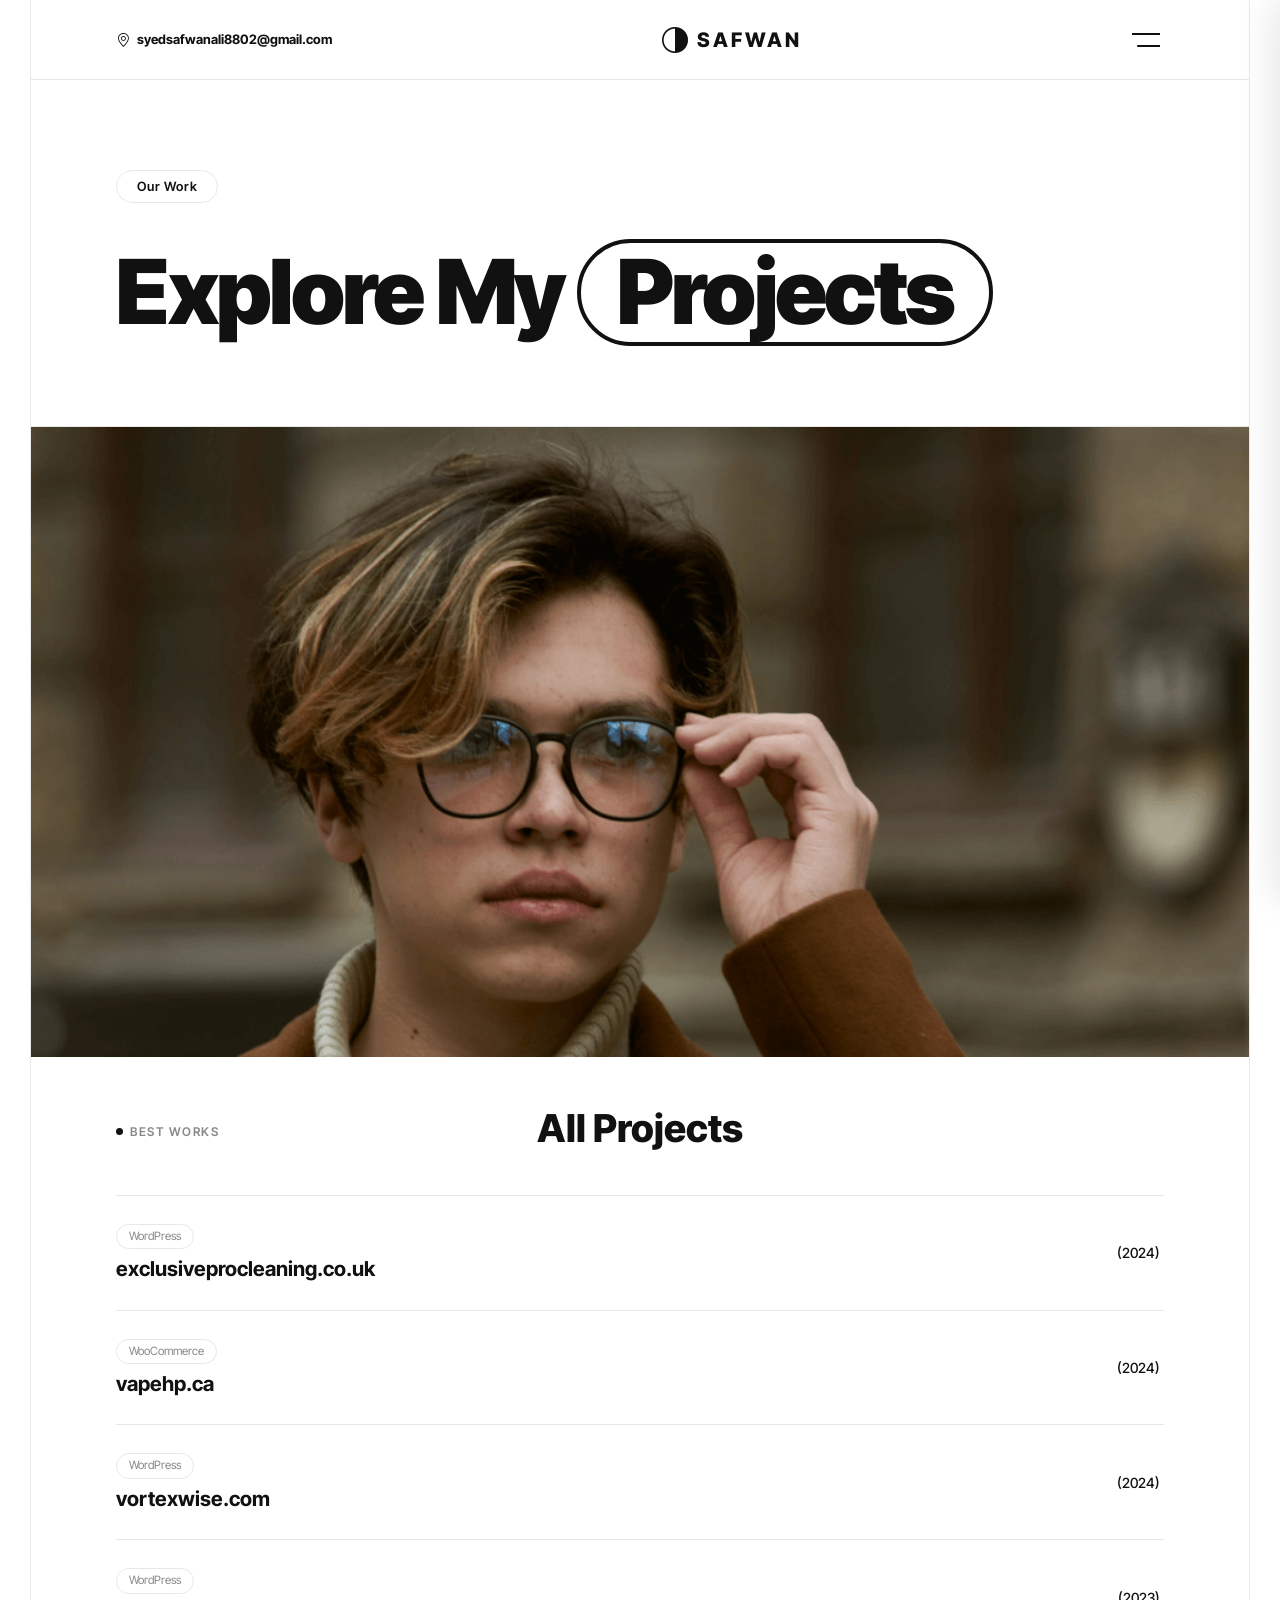
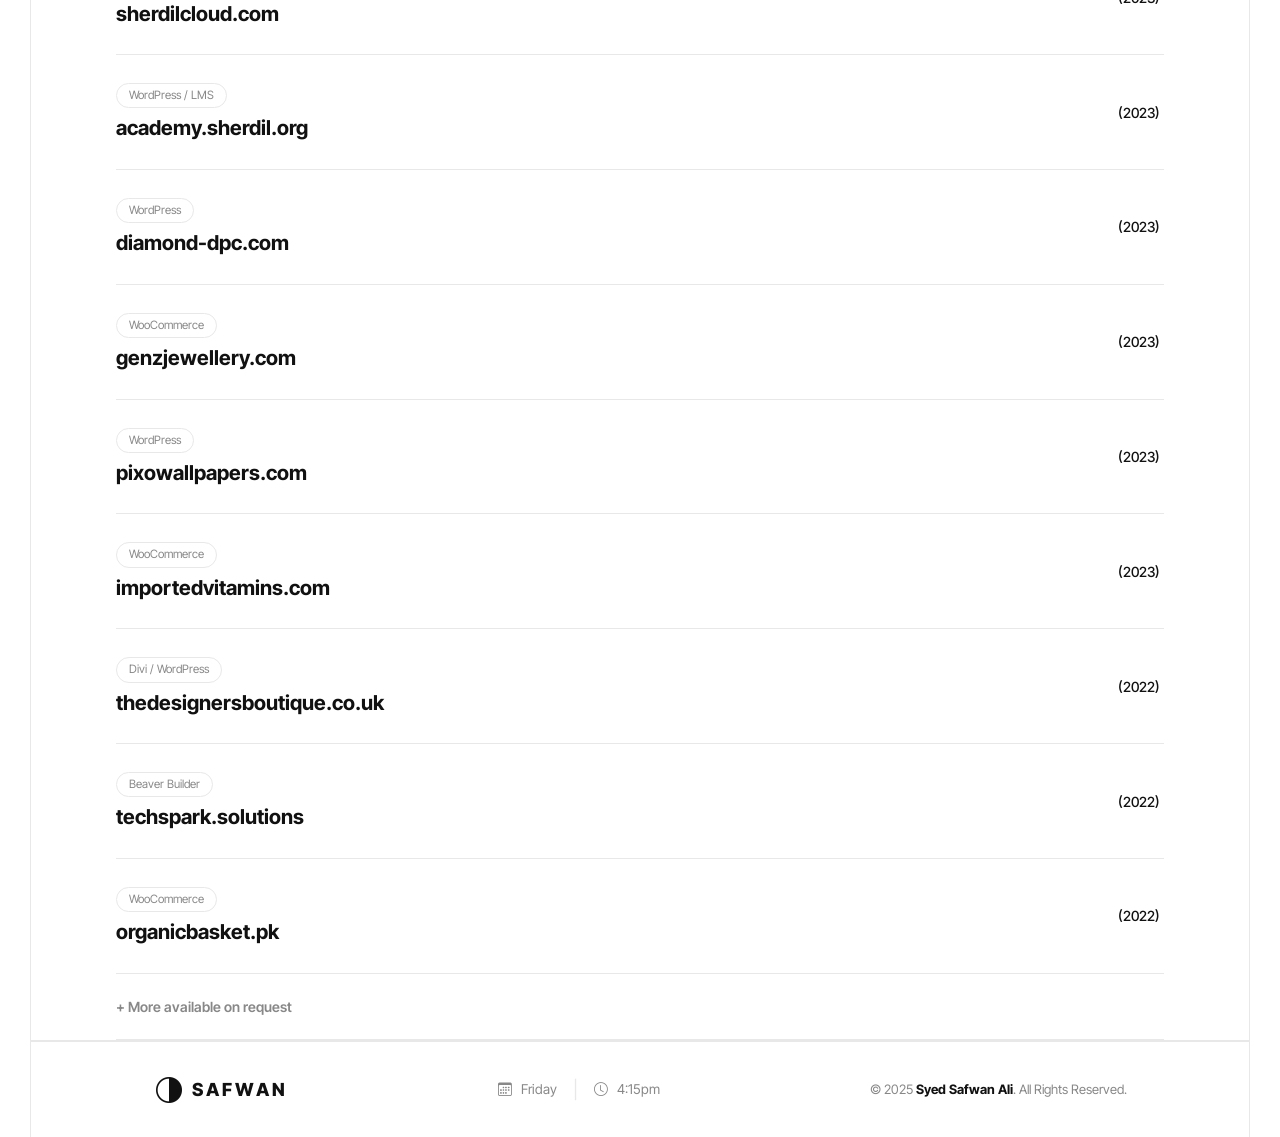
<file: project-detail.html>
<!DOCTYPE html>
<html lang="en">
<head>
  <meta charset="UTF-8" />
  <meta name="viewport" content="width=device-width, initial-scale=1.0" />
  <title>Project — Safwan</title>

  <link rel="preconnect" href="https://fonts.googleapis.com" />
  <link rel="preconnect" href="https://fonts.gstatic.com" crossorigin />
  <link href="https://fonts.googleapis.com/css2?family=Inter+Tight:ital,wght@0,100..900;1,100..900&display=swap" rel="stylesheet" />
  <link rel="stylesheet" href="https://cdn.jsdelivr.net/npm/bootstrap@5.3.3/dist/css/bootstrap.min.css" />
  <link rel="stylesheet" href="https://cdn.jsdelivr.net/npm/bootstrap-icons@1.11.3/font/bootstrap-icons.min.css" />
  <link rel="stylesheet" href="css/style.css" />
</head>
<body>

  <!-- ══════════════════════════════════════ HEADER ══ -->
  <header class="site-header">
    <div class="header-inner">
      <a href="mailto:syedsafwanali8802@gmail.com" class="header-email">
        <i class="bi bi-geo-alt"></i> syedsafwanali8802@gmail.com
      </a>
      <a href="index.html" class="header-logo">
        <i class="bi bi-circle-half"></i> SAFWAN
      </a>
      <button class="hamburger-btn" id="menuBtn" aria-label="Open menu">
        <svg width="28" height="16" viewBox="0 0 28 16" fill="none">
          <line x1="0" y1="2"  x2="28" y2="2"  stroke="currentColor" stroke-width="2.2" stroke-linecap="round"/>
          <line x1="6" y1="14" x2="28" y2="14" stroke="currentColor" stroke-width="2.2" stroke-linecap="round"/>
        </svg>
      </button>
    </div>
  </header>

  <!-- ══════════════════════════════════════ OVERLAY ══ -->
  <div class="overlay" id="overlay"></div>

  <!-- ══════════════════════════════════════ SIDEBAR ══ -->
  <aside class="sidebar" id="sidebar">
    <div class="sidebar-top">
      <a href="index.html" class="sidebar-logo"><i class="bi bi-circle-half"></i> SAFWAN</a>
      <button class="close-btn" id="closeBtn"><i class="bi bi-x-lg"></i></button>
    </div>
    <nav class="sidebar-nav">
      <div class="nav-item"><a href="index.html" class="nav-label"><i class="bi bi-house"></i> Home</a><span class="nav-plus">+</span></div>
      <div class="nav-item"><a href="about.html" class="nav-label"><i class="bi bi-person"></i> About</a><span class="nav-plus">+</span></div>
      <div class="nav-item"><a href="work.html" class="nav-label"><i class="bi bi-briefcase"></i> Work</a><span class="nav-plus">+</span></div>
      <div class="nav-item"><a href="services.html" class="nav-label"><i class="bi bi-stars"></i> Services</a><span class="nav-plus">+</span></div>
      <div class="nav-item"><a href="blogs.html" class="nav-label"><i class="bi bi-pencil-square"></i> Blogs</a><span class="nav-plus">+</span></div>
      <div class="nav-item"><a href="contact.html" class="nav-label"><i class="bi bi-envelope"></i> Contact</a></div>
    </nav>
    <div class="sidebar-about">
      <h3>About Us</h3>
      <p>Passionate frontend developer crafting clean, modern, and responsive web experiences.</p>
      <a href="contact.html" class="btn-outline"><i class="bi bi-arrow-right"></i> Contact Us</a>
    </div>
    <div class="sidebar-contact">
      <h3>Contact Us</h3>
      <div class="contact-row"><div class="contact-icon-box"><i class="bi bi-geo-alt-fill"></i></div><span>Karachi, Pakistan</span></div>
      <div class="contact-row"><div class="contact-icon-box"><i class="bi bi-telephone-fill"></i></div><span>+92 317 0666406</span></div>
      <div class="contact-row"><div class="contact-icon-box"><i class="bi bi-envelope-fill"></i></div><span>syedsafwanali8802@gmail.com</span></div>
    </div>
    <div class="sidebar-social">
      <a href="#" class="social-link"><i class="bi bi-github"></i></a>
      <a href="#" class="social-link"><i class="bi bi-linkedin"></i></a>
      <a href="#" class="social-link"><i class="bi bi-twitter-x"></i></a>
      <a href="#" class="social-link"><i class="bi bi-instagram"></i></a>
    </div>
  </aside>

  <!-- ══════════════════════════════════════ HERO ══ -->
  <section class="sec-wrap">
    <div class="sec-inner pd-hero">

      <div class="pd-hero-top">
        <a href="work.html" class="pd-back"><i class="bi bi-arrow-left"></i> All Projects</a>
        <span class="page-hero-badge" id="pdCategory">WordPress</span>
      </div>

      <h1 class="pd-title" id="pdTitle">Project Name</h1>

      <div class="pd-hero-meta">
        <span id="pdSub">Category</span>
        <span class="pd-sep">·</span>
        <span id="pdLocation">Location</span>
        <span class="pd-sep">·</span>
        <span id="pdYear">Year</span>
      </div>

    </div>
  </section>

  <!-- ══════════════════════════════════════ COVER IMAGE ══ -->
  <div class="fullwidth-img-wrap">
    <img id="pdCoverImg" src="assets/images/services-img.png" alt="Project Cover" />
  </div>

  <!-- ══════════════════════════════════════ INFO STRIP ══ -->
  <section class="sec-wrap">
    <div class="sec-inner pd-info-strip">

      <div class="pd-info-cell">
        <span class="pd-info-label">Client</span>
        <span class="pd-info-val" id="pdInfoTitle">—</span>
      </div>
      <div class="pd-info-cell">
        <span class="pd-info-label">Category</span>
        <span class="pd-info-val" id="pdInfoCat">—</span>
      </div>
      <div class="pd-info-cell">
        <span class="pd-info-label">Location</span>
        <span class="pd-info-val" id="pdInfoLoc">—</span>
      </div>
      <div class="pd-info-cell">
        <span class="pd-info-label">Year</span>
        <span class="pd-info-val" id="pdInfoYear">—</span>
      </div>
      <div class="pd-info-cell">
        <span class="pd-info-label">Stack</span>
        <span class="pd-info-val" id="pdInfoStack">—</span>
      </div>
      <div class="pd-info-cell pd-info-cell--link">
        <span class="pd-info-label">Live Site</span>
        <a class="pd-info-link" id="pdInfoUrl" href="#" target="_blank" rel="noopener">
          Visit <i class="bi bi-arrow-up-right"></i>
        </a>
      </div>

    </div>
  </section>

  <!-- ══════════════════════════════════════ OVERVIEW ══ -->
  <section class="sec-wrap">
    <div class="sec-inner pd-overview">

      <div class="pd-overview-left">
        <p class="resume-label"><span class="resume-dot"></span> PROJECT OVERVIEW</p>
        <h2 class="pd-overview-heading">What this project is<br>about.</h2>
      </div>

      <div class="pd-overview-right">
        <p class="pd-overview-text" id="pdOverview">—</p>

        <div class="pd-services-list" id="pdServicesList"></div>

        <a class="pd-live-btn" id="pdLiveBtn" href="#" target="_blank" rel="noopener">
          Visit Live Site <i class="bi bi-arrow-up-right"></i>
        </a>
      </div>

    </div>
  </section>

  <!-- ══════════════════════════════════════ WHAT WE BUILT ══ -->
  <section class="sec-wrap">
    <div class="sec-inner pd-built-section">

      <div class="pd-built-header">
        <p class="resume-label"><span class="resume-dot"></span> DELIVERABLES</p>
        <h2 class="pd-built-heading">What was<br>delivered</h2>
      </div>

      <div class="pd-built-cards" id="pdBuiltCards"></div>

    </div>
  </section>

  <!-- ══════════════════════════════════════ GALLERY ══ -->
  <section class="sec-wrap">
    <div class="sec-inner pd-gallery">
      <img src="assets/images/services-img.png" alt="Project Screenshot 1" class="pd-gallery-img" />
      <img src="assets/images/about-img.png"    alt="Project Screenshot 2" class="pd-gallery-img pd-gallery-img--tall" />
    </div>
  </section>

  <!-- ══════════════════════════════════════ FAQ ══ -->
  <section class="sec-wrap">
    <div class="sec-inner faq-section">

      <div class="faq-header">
        <p class="resume-label"><span class="resume-dot"></span> FAQ</p>
        <h2 class="faq-heading">Frequently Asked Questions</h2>
        <p class="faq-subtext">Common questions clients ask about this specific project.</p>
      </div>

      <div class="faq-body">
        <div class="faq-img">
          <img src="assets/images/about-img.png" alt="Syed Safwan Ali" />
        </div>
        <div class="faq-list" id="pdFaqList"></div>
      </div>

    </div>
  </section>

  <!-- ══════════════════════════════════════ NEXT PROJECT ══ -->
  <section class="sec-wrap">
    <div class="sec-inner pd-next" id="pdNextWrap">
      <p class="resume-label"><span class="resume-dot"></span> NEXT PROJECT</p>
      <a class="pd-next-link" id="pdNextLink" href="#">
        <span class="pd-next-title" id="pdNextTitle">—</span>
        <span class="pd-next-arrow"><i class="bi bi-arrow-right"></i></span>
      </a>
    </div>
  </section>

  <!-- ══════════════════════════════════════ FOOTER ══ -->
  <footer class="site-footer">
    <div class="footer-inner">
      <a href="index.html" class="footer-logo"><i class="bi bi-circle-half"></i> SAFWAN</a>
      <div class="footer-datetime">
        <span class="footer-day"><i class="bi bi-calendar3"></i> <span id="footerDay"></span></span>
        <span class="footer-sep">|</span>
        <span class="footer-time"><i class="bi bi-clock"></i> <span id="footerTime"></span></span>
      </div>
      <p class="footer-copy">© 2025 <strong>Syed Safwan Ali</strong>. All Rights Reserved.</p>
    </div>
  </footer>

  <!-- ══ Site Preview Canvas ══ -->
  <div class="site-preview-overlay" id="sitePreviewOverlay">
    <div class="site-preview-card">
      <div class="site-preview-bar">
        <div class="site-preview-dots">
          <span></span><span></span><span></span>
        </div>
        <span class="site-preview-url" id="sitePreviewUrl"></span>
        <div class="site-preview-actions">
          <a class="site-preview-open" id="sitePreviewOpen" href="#" target="_blank" rel="noopener">
            <i class="bi bi-box-arrow-up-right"></i> New tab
          </a>
          <button class="site-preview-close" id="sitePreviewClose">
            <i class="bi bi-x-lg"></i>
          </button>
        </div>
      </div>
      <div class="site-preview-frame-wrap">
        <iframe class="site-preview-iframe" id="sitePreviewIframe" src="" title="Live Site Preview"></iframe>
        <div class="site-preview-blocked" id="sitePreviewBlocked">
          <i class="bi bi-shield-x"></i>
          <p>This website blocks iframe previews for security reasons.</p>
          <a id="sitePreviewBlockedLink" href="#" target="_blank" rel="noopener">
            Open in new tab <i class="bi bi-arrow-up-right"></i>
          </a>
        </div>
      </div>
    </div>
  </div>

  <!-- ══ Floating Preview Button ══ -->
  <button class="site-preview-fab" id="sitePreviewBtn">
    <i class="bi bi-display"></i>
    <span>Preview Site</span>
  </button>

  <script src="https://cdn.jsdelivr.net/npm/bootstrap@5.3.3/dist/js/bootstrap.bundle.min.js"></script>
  <script src="js/main.js"></script>
  <script src="js/projects.js"></script>
  <script>
    (function () {
      var slug    = new URLSearchParams(window.location.search).get('p');
      var project = PROJECTS.find(function (p) { return p.slug === slug; });

      if (!project) { window.location.href = 'work.html'; return; }

      /* ── populate page title ── */
      document.title = project.title + ' — Safwan';

      /* ── hero ── */
      document.getElementById('pdCategory').textContent = project.category;
      document.getElementById('pdTitle').textContent    = project.title;
      document.getElementById('pdSub').textContent      = project.sub;
      document.getElementById('pdLocation').textContent = project.location;
      document.getElementById('pdYear').textContent     = project.year;

      /* ── info strip ── */
      document.getElementById('pdInfoTitle').textContent = project.title;
      document.getElementById('pdInfoCat').textContent   = project.category;
      document.getElementById('pdInfoLoc').textContent   = project.location;
      document.getElementById('pdInfoYear').textContent  = project.year;
      document.getElementById('pdInfoStack').textContent = project.stack.join(', ');
      document.getElementById('pdInfoUrl').href          = project.url;

      /* ── overview ── */
      document.getElementById('pdOverview').textContent = project.overview;
      document.getElementById('pdLiveBtn').href         = project.url;

      var svcList = document.getElementById('pdServicesList');
      project.services.forEach(function (s) {
        var tag = document.createElement('span');
        tag.className   = 'pd-service-tag';
        tag.textContent = s;
        svcList.appendChild(tag);
      });

      /* ── deliverables cards ── */
      var icons   = ['bi-pencil-square', 'bi-code-slash', 'bi-lightning-charge'];
      var labels  = ['Design', 'Development', 'Optimisation'];
      var descs   = [
        'Clean, on-brand visual design tailored to the target audience and business goals.',
        'Fully custom WordPress/WooCommerce build with clean, maintainable code throughout.',
        'Performance tuning, SEO fundamentals, and mobile-first responsive polish.'
      ];
      var grid = document.getElementById('pdBuiltCards');
      for (var i = 0; i < 3; i++) {
        grid.innerHTML +=
          '<div class="pd-built-card">' +
            '<div class="pd-built-icon"><i class="bi ' + icons[i] + '"></i></div>' +
            '<h3 class="pd-built-title">' + labels[i] + '</h3>' +
            '<p class="pd-built-desc">' + descs[i] + '</p>' +
          '</div>';
      }

      /* ── faqs ── */
      var faqList = document.getElementById('pdFaqList');
      project.faqs.forEach(function (faq, i) {
        var item = document.createElement('div');
        item.className = 'faq-item' + (i === 0 ? ' open' : '');
        item.innerHTML =
          '<button class="faq-question">' +
            (i + 1) + '. ' + faq.q +
            '<span class="faq-icon">+</span>' +
          '</button>' +
          '<div class="faq-answer">' + faq.a + '</div>';
        faqList.appendChild(item);
      });

      /* re-bind accordion for dynamically added items */
      faqList.querySelectorAll('.faq-question').forEach(function (btn) {
        btn.addEventListener('click', function () {
          var item   = btn.closest('.faq-item');
          var isOpen = item.classList.contains('open');
          faqList.querySelectorAll('.faq-item').forEach(function (i) { i.classList.remove('open'); });
          if (!isOpen) item.classList.add('open');
        });
      });

      /* ── next project ── */
      var idx  = PROJECTS.findIndex(function (p) { return p.slug === slug; });
      var next = PROJECTS[(idx + 1) % PROJECTS.length];
      document.getElementById('pdNextTitle').textContent = next.title;
      document.getElementById('pdNextLink').href         = 'project-detail.html?p=' + next.slug;

      /* ── site preview canvas ── */
      var previewBtn     = document.getElementById('sitePreviewBtn');
      var previewOverlay = document.getElementById('sitePreviewOverlay');
      var previewIframe  = document.getElementById('sitePreviewIframe');
      var previewClose   = document.getElementById('sitePreviewClose');
      var previewUrlEl   = document.getElementById('sitePreviewUrl');
      var previewOpen    = document.getElementById('sitePreviewOpen');
      var iframeLoaded   = false;

      function scaleIframe() {
        var wrap  = previewIframe.parentElement;
        var scale = wrap.offsetWidth / 1440;
        previewIframe.style.transform  = 'scale(' + scale + ')';
        previewIframe.style.height     = (wrap.offsetHeight / scale) + 'px';
      }

      previewBtn.addEventListener('click', function () {
        if (window.innerWidth < 768) {
          window.open(project.url, '_blank');
          return;
        }
        if (!iframeLoaded) {
          previewIframe.src = project.url;
          previewUrlEl.textContent = project.url;
          previewOpen.href = project.url;
          iframeLoaded = true;
        }
        previewIframe.style.display = 'block';
        document.getElementById('sitePreviewBlocked').style.display = 'none';
        document.getElementById('sitePreviewBlockedLink').href = project.url;
        previewOverlay.classList.add('active');
        document.body.style.overflow = 'hidden';
        setTimeout(scaleIframe, 50);

        /* detect blocked iframe after short delay */
        setTimeout(function () {
          try {
            var doc = previewIframe.contentDocument || previewIframe.contentWindow.document;
            if (!doc || doc.body === null || doc.body.innerHTML === '') {
              previewIframe.style.display = 'none';
              document.getElementById('sitePreviewBlocked').style.display = 'flex';
            }
          } catch (e) {
            previewIframe.style.display = 'none';
            document.getElementById('sitePreviewBlocked').style.display = 'flex';
          }
        }, 3000);
      });

      window.addEventListener('resize', function () {
        if (previewOverlay.classList.contains('active')) scaleIframe();
      });

      function closePreview() {
        previewOverlay.classList.remove('active');
        document.body.style.overflow = '';
      }

      previewClose.addEventListener('click', closePreview);

      /* click outside the card = close */
      previewOverlay.addEventListener('click', function (e) {
        if (e.target === previewOverlay) closePreview();
      });

      document.addEventListener('keydown', function (e) {
        if (e.key === 'Escape') closePreview();
      });
    })();
  </script>
</body>
</html>
</file>
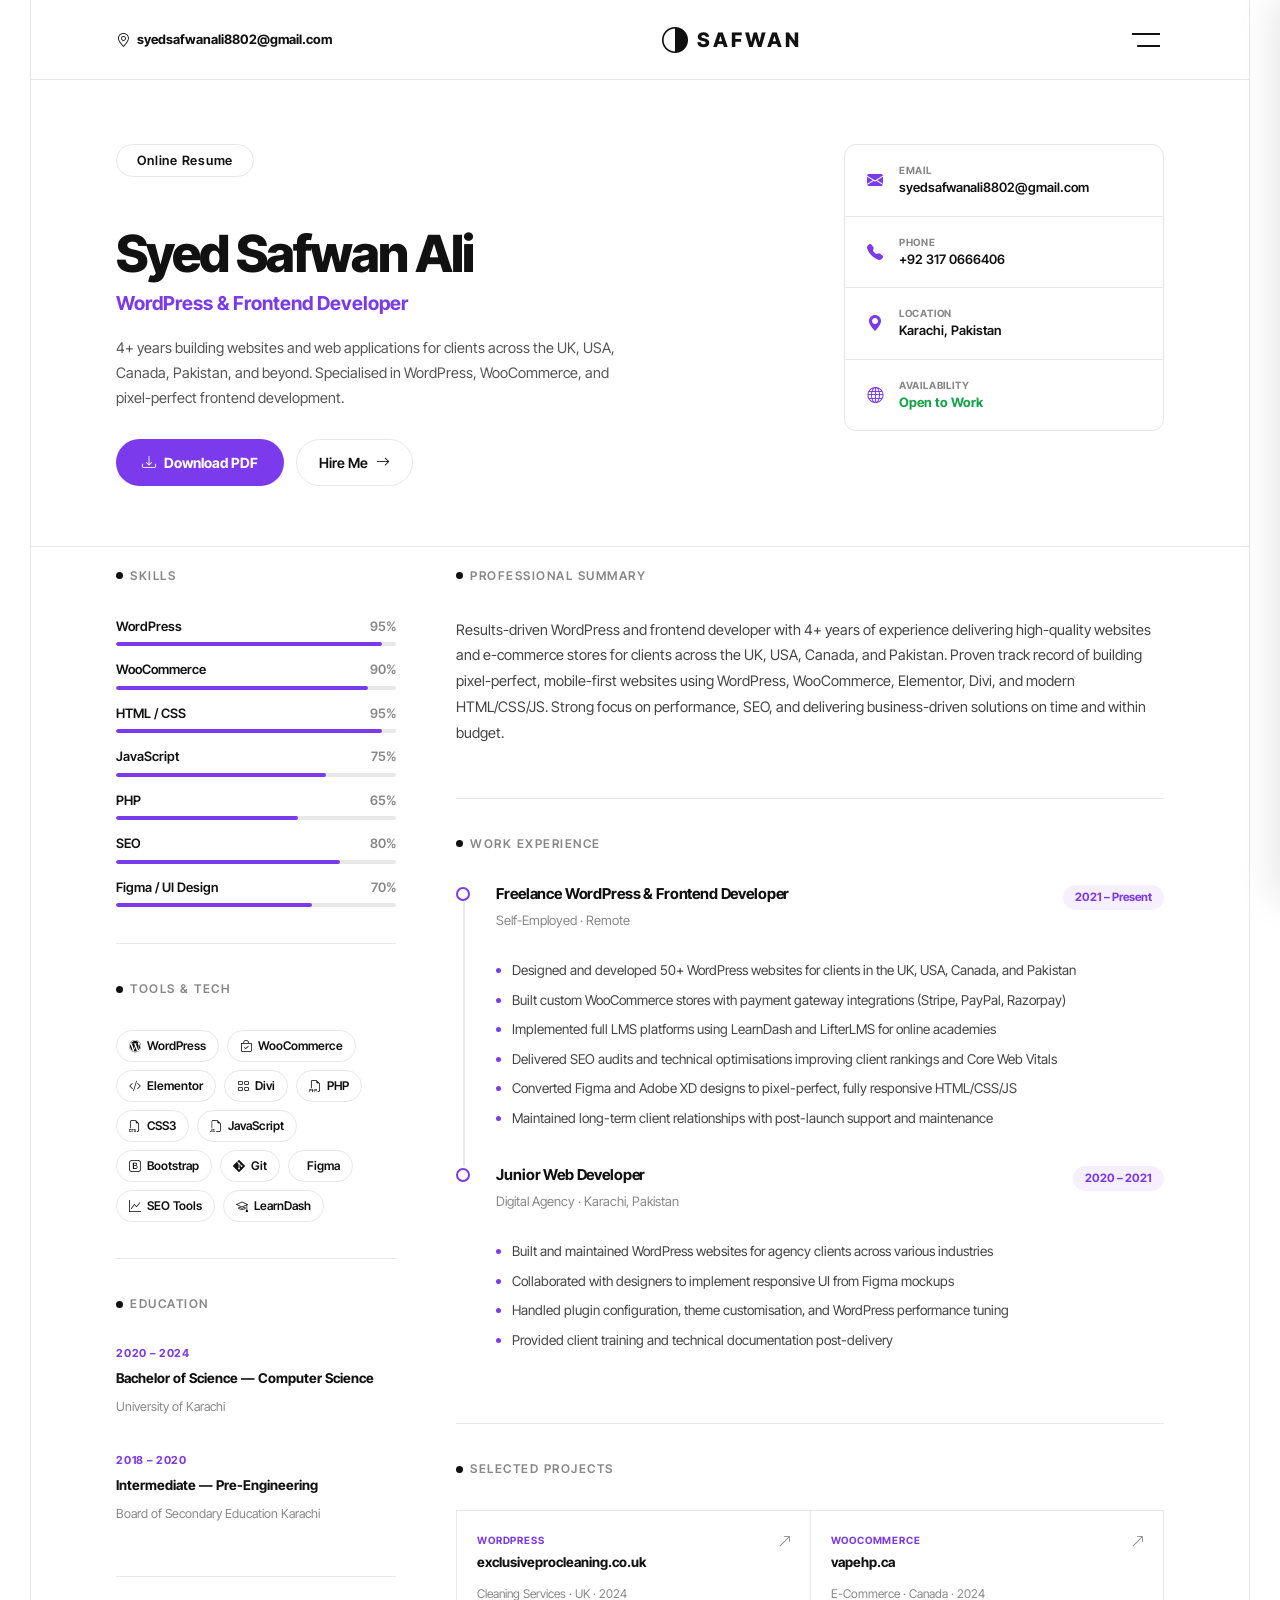
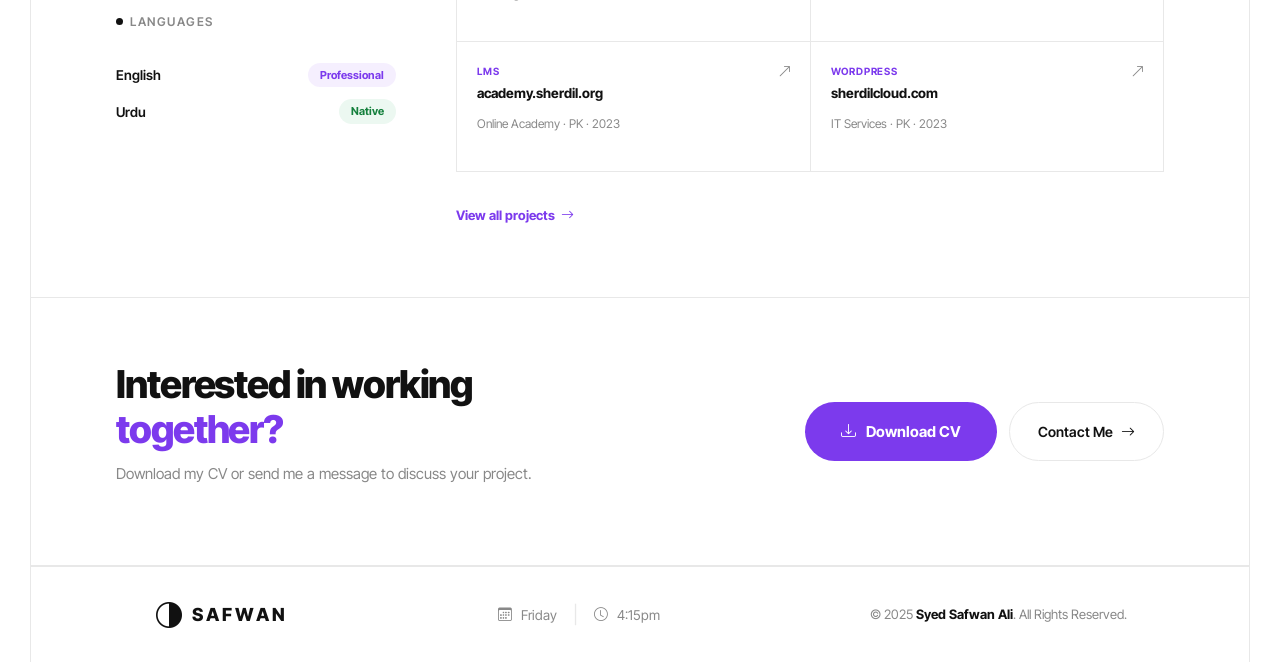
<file: resume.html>
<!DOCTYPE html>
<html lang="en">
<head>
  <meta charset="UTF-8" />
  <meta name="viewport" content="width=device-width, initial-scale=1.0" />
  <title>Resume — Safwan</title>

  <link rel="preconnect" href="https://fonts.googleapis.com" />
  <link rel="preconnect" href="https://fonts.gstatic.com" crossorigin />
  <link href="https://fonts.googleapis.com/css2?family=Inter+Tight:ital,wght@0,100..900;1,100..900&display=swap" rel="stylesheet" />
  <link rel="stylesheet" href="https://cdn.jsdelivr.net/npm/bootstrap@5.3.3/dist/css/bootstrap.min.css" />
  <link rel="stylesheet" href="https://cdn.jsdelivr.net/npm/bootstrap-icons@1.11.3/font/bootstrap-icons.min.css" />
  <link rel="stylesheet" href="css/style.css" />
</head>
<body>

  <!-- ══ HEADER ══ -->
  <header class="site-header">
    <div class="header-inner">
      <a href="mailto:syedsafwanali8802@gmail.com" class="header-email">
        <i class="bi bi-geo-alt"></i> syedsafwanali8802@gmail.com
      </a>
      <a href="index.html" class="header-logo"><i class="bi bi-circle-half"></i> SAFWAN</a>
      <button class="hamburger-btn" id="menuBtn" aria-label="Open menu">
        <svg width="28" height="16" viewBox="0 0 28 16" fill="none">
          <line x1="0" y1="2"  x2="28" y2="2"  stroke="currentColor" stroke-width="2.2" stroke-linecap="round"/>
          <line x1="6" y1="14" x2="28" y2="14" stroke="currentColor" stroke-width="2.2" stroke-linecap="round"/>
        </svg>
      </button>
    </div>
  </header>

  <div class="overlay" id="overlay"></div>

  <!-- ══ SIDEBAR ══ -->
  <aside class="sidebar" id="sidebar">
    <div class="sidebar-top">
      <a href="index.html" class="sidebar-logo"><i class="bi bi-circle-half"></i> SAFWAN</a>
      <button class="close-btn" id="closeBtn"><i class="bi bi-x-lg"></i></button>
    </div>
    <nav class="sidebar-nav">
      <div class="nav-item"><a href="index.html" class="nav-label"><i class="bi bi-house"></i> Home</a><span class="nav-plus">+</span></div>
      <div class="nav-item"><a href="about.html" class="nav-label"><i class="bi bi-person"></i> About</a><span class="nav-plus">+</span></div>
      <div class="nav-item"><a href="work.html" class="nav-label"><i class="bi bi-briefcase"></i> Work</a><span class="nav-plus">+</span></div>
      <div class="nav-item"><a href="services.html" class="nav-label"><i class="bi bi-stars"></i> Services</a><span class="nav-plus">+</span></div>
      <div class="nav-item"><a href="blogs.html" class="nav-label"><i class="bi bi-pencil-square"></i> Blogs</a><span class="nav-plus">+</span></div>
      <div class="nav-item"><a href="contact.html" class="nav-label"><i class="bi bi-envelope"></i> Contact</a></div>
    </nav>
    <div class="sidebar-about">
      <h3>About Us</h3>
      <p>Passionate frontend developer crafting clean, modern, and responsive web experiences.</p>
      <a href="contact.html" class="btn-outline"><i class="bi bi-arrow-right"></i> Contact Us</a>
    </div>
    <div class="sidebar-contact">
      <h3>Contact Us</h3>
      <div class="contact-row"><div class="contact-icon-box"><i class="bi bi-geo-alt-fill"></i></div><span>Karachi, Pakistan</span></div>
      <div class="contact-row"><div class="contact-icon-box"><i class="bi bi-telephone-fill"></i></div><span>+92 317 0666406</span></div>
      <div class="contact-row"><div class="contact-icon-box"><i class="bi bi-envelope-fill"></i></div><span>syedsafwanali8802@gmail.com</span></div>
    </div>
    <div class="sidebar-social">
      <a href="#" class="social-link"><i class="bi bi-github"></i></a>
      <a href="#" class="social-link"><i class="bi bi-linkedin"></i></a>
      <a href="#" class="social-link"><i class="bi bi-twitter-x"></i></a>
      <a href="#" class="social-link"><i class="bi bi-instagram"></i></a>
    </div>
  </aside>

  <!-- ══ HERO ══ -->
  <section class="sec-wrap">
    <div class="sec-inner rv-hero">
      <div class="rv-hero-left">
        <span class="page-hero-badge">Online Resume</span>
        <h1 class="rv-hero-name">Syed Safwan Ali</h1>
        <p class="rv-hero-title">WordPress & Frontend Developer</p>
        <p class="rv-hero-bio">4+ years building websites and web applications for clients across the UK, USA, Canada, Pakistan, and beyond. Specialised in WordPress, WooCommerce, and pixel-perfect frontend development.</p>
        <div class="rv-hero-actions">
          <a href="assets/Syed Safwan Ali CV.pdf" download class="rv-download-btn">
            <i class="bi bi-download"></i> Download PDF
          </a>
          <a href="contact.html" class="nf-btn-outline">
            Hire Me <i class="bi bi-arrow-right"></i>
          </a>
        </div>
      </div>
      <div class="rv-hero-right">
        <div class="rv-contact-card">
          <div class="rv-contact-row">
            <i class="bi bi-envelope-fill rv-contact-icon"></i>
            <div>
              <span class="rv-contact-label">Email</span>
              <a href="mailto:syedsafwanali8802@gmail.com" class="rv-contact-val">syedsafwanali8802@gmail.com</a>
            </div>
          </div>
          <div class="rv-contact-row">
            <i class="bi bi-telephone-fill rv-contact-icon"></i>
            <div>
              <span class="rv-contact-label">Phone</span>
              <a href="tel:+923170666406" class="rv-contact-val">+92 317 0666406</a>
            </div>
          </div>
          <div class="rv-contact-row">
            <i class="bi bi-geo-alt-fill rv-contact-icon"></i>
            <div>
              <span class="rv-contact-label">Location</span>
              <span class="rv-contact-val">Karachi, Pakistan</span>
            </div>
          </div>
          <div class="rv-contact-row">
            <i class="bi bi-globe rv-contact-icon"></i>
            <div>
              <span class="rv-contact-label">Availability</span>
              <span class="rv-contact-val" style="color:#16a34a; font-weight:700;">Open to Work</span>
            </div>
          </div>
        </div>
      </div>
    </div>
  </section>

  <!-- ══ MAIN RESUME LAYOUT ══ -->
  <section class="sec-wrap">
    <div class="sec-inner rv-layout">

      <!-- LEFT COLUMN -->
      <aside class="rv-sidebar">

        <!-- Skills -->
        <div class="rv-block">
          <p class="resume-label"><span class="resume-dot"></span> SKILLS</p>
          <div class="rv-skill-list">
            <div class="rv-skill">
              <div class="rv-skill-top"><span>WordPress</span><span>95%</span></div>
              <div class="rv-skill-bar"><div class="rv-skill-fill" style="width:95%"></div></div>
            </div>
            <div class="rv-skill">
              <div class="rv-skill-top"><span>WooCommerce</span><span>90%</span></div>
              <div class="rv-skill-bar"><div class="rv-skill-fill" style="width:90%"></div></div>
            </div>
            <div class="rv-skill">
              <div class="rv-skill-top"><span>HTML / CSS</span><span>95%</span></div>
              <div class="rv-skill-bar"><div class="rv-skill-fill" style="width:95%"></div></div>
            </div>
            <div class="rv-skill">
              <div class="rv-skill-top"><span>JavaScript</span><span>75%</span></div>
              <div class="rv-skill-bar"><div class="rv-skill-fill" style="width:75%"></div></div>
            </div>
            <div class="rv-skill">
              <div class="rv-skill-top"><span>PHP</span><span>65%</span></div>
              <div class="rv-skill-bar"><div class="rv-skill-fill" style="width:65%"></div></div>
            </div>
            <div class="rv-skill">
              <div class="rv-skill-top"><span>SEO</span><span>80%</span></div>
              <div class="rv-skill-bar"><div class="rv-skill-fill" style="width:80%"></div></div>
            </div>
            <div class="rv-skill">
              <div class="rv-skill-top"><span>Figma / UI Design</span><span>70%</span></div>
              <div class="rv-skill-bar"><div class="rv-skill-fill" style="width:70%"></div></div>
            </div>
          </div>
        </div>

        <!-- Tools -->
        <div class="rv-block">
          <p class="resume-label"><span class="resume-dot"></span> TOOLS & TECH</p>
          <div class="rv-tools-grid">
            <span class="rv-tool"><i class="bi bi-wordpress"></i> WordPress</span>
            <span class="rv-tool"><i class="bi bi-bag-check"></i> WooCommerce</span>
            <span class="rv-tool"><i class="bi bi-code-slash"></i> Elementor</span>
            <span class="rv-tool"><i class="bi bi-grid"></i> Divi</span>
            <span class="rv-tool"><i class="bi bi-filetype-php"></i> PHP</span>
            <span class="rv-tool"><i class="bi bi-filetype-css"></i> CSS3</span>
            <span class="rv-tool"><i class="bi bi-filetype-js"></i> JavaScript</span>
            <span class="rv-tool"><i class="bi bi-bootstrap"></i> Bootstrap</span>
            <span class="rv-tool"><i class="bi bi-git"></i> Git</span>
            <span class="rv-tool"><i class="bi bi-figma"></i> Figma</span>
            <span class="rv-tool"><i class="bi bi-graph-up"></i> SEO Tools</span>
            <span class="rv-tool"><i class="bi bi-mortarboard"></i> LearnDash</span>
          </div>
        </div>

        <!-- Education -->
        <div class="rv-block">
          <p class="resume-label"><span class="resume-dot"></span> EDUCATION</p>
          <div class="rv-edu-list">
            <div class="rv-edu-item">
              <span class="rv-edu-year">2020 – 2024</span>
              <h4 class="rv-edu-degree">Bachelor of Science — Computer Science</h4>
              <p class="rv-edu-school">University of Karachi</p>
            </div>
            <div class="rv-edu-item">
              <span class="rv-edu-year">2018 – 2020</span>
              <h4 class="rv-edu-degree">Intermediate — Pre-Engineering</h4>
              <p class="rv-edu-school">Board of Secondary Education Karachi</p>
            </div>
          </div>
        </div>

        <!-- Languages -->
        <div class="rv-block">
          <p class="resume-label"><span class="resume-dot"></span> LANGUAGES</p>
          <div class="rv-lang-list">
            <div class="rv-lang-item">
              <span class="rv-lang-name">English</span>
              <span class="rv-lang-level rv-lang-level--pro">Professional</span>
            </div>
            <div class="rv-lang-item">
              <span class="rv-lang-name">Urdu</span>
              <span class="rv-lang-level rv-lang-level--native">Native</span>
            </div>
          </div>
        </div>

      </aside>

      <!-- RIGHT COLUMN — Experience -->
      <main class="rv-main">

        <!-- Summary -->
        <div class="rv-block">
          <p class="resume-label"><span class="resume-dot"></span> PROFESSIONAL SUMMARY</p>
          <p class="rv-summary">
            Results-driven WordPress and frontend developer with 4+ years of experience delivering high-quality websites and e-commerce stores for clients across the UK, USA, Canada, and Pakistan. Proven track record of building pixel-perfect, mobile-first websites using WordPress, WooCommerce, Elementor, Divi, and modern HTML/CSS/JS. Strong focus on performance, SEO, and delivering business-driven solutions on time and within budget.
          </p>
        </div>

        <!-- Experience -->
        <div class="rv-block">
          <p class="resume-label"><span class="resume-dot"></span> WORK EXPERIENCE</p>
          <div class="rv-exp-list">

            <div class="rv-exp-item">
              <div class="rv-exp-dot"></div>
              <div class="rv-exp-body">
                <div class="rv-exp-header">
                  <div>
                    <h3 class="rv-exp-role">Freelance WordPress & Frontend Developer</h3>
                    <p class="rv-exp-company">Self-Employed · Remote</p>
                  </div>
                  <span class="rv-exp-date">2021 – Present</span>
                </div>
                <ul class="rv-exp-points">
                  <li>Designed and developed 50+ WordPress websites for clients in the UK, USA, Canada, and Pakistan</li>
                  <li>Built custom WooCommerce stores with payment gateway integrations (Stripe, PayPal, Razorpay)</li>
                  <li>Implemented full LMS platforms using LearnDash and LifterLMS for online academies</li>
                  <li>Delivered SEO audits and technical optimisations improving client rankings and Core Web Vitals</li>
                  <li>Converted Figma and Adobe XD designs to pixel-perfect, fully responsive HTML/CSS/JS</li>
                  <li>Maintained long-term client relationships with post-launch support and maintenance</li>
                </ul>
              </div>
            </div>

            <div class="rv-exp-item">
              <div class="rv-exp-dot"></div>
              <div class="rv-exp-body">
                <div class="rv-exp-header">
                  <div>
                    <h3 class="rv-exp-role">Junior Web Developer</h3>
                    <p class="rv-exp-company">Digital Agency · Karachi, Pakistan</p>
                  </div>
                  <span class="rv-exp-date">2020 – 2021</span>
                </div>
                <ul class="rv-exp-points">
                  <li>Built and maintained WordPress websites for agency clients across various industries</li>
                  <li>Collaborated with designers to implement responsive UI from Figma mockups</li>
                  <li>Handled plugin configuration, theme customisation, and WordPress performance tuning</li>
                  <li>Provided client training and technical documentation post-delivery</li>
                </ul>
              </div>
            </div>

          </div>
        </div>

        <!-- Key Projects -->
        <div class="rv-block">
          <p class="resume-label"><span class="resume-dot"></span> SELECTED PROJECTS</p>
          <div class="rv-projects-grid">
            <a href="project-detail.html?p=exclusiveprocleaning" class="rv-project-card">
              <span class="rv-project-tag">WordPress</span>
              <h4 class="rv-project-title">exclusiveprocleaning.co.uk</h4>
              <p class="rv-project-sub">Cleaning Services · UK · 2024</p>
              <i class="bi bi-arrow-up-right rv-project-arrow"></i>
            </a>
            <a href="project-detail.html?p=vapehp" class="rv-project-card">
              <span class="rv-project-tag">WooCommerce</span>
              <h4 class="rv-project-title">vapehp.ca</h4>
              <p class="rv-project-sub">E-Commerce · Canada · 2024</p>
              <i class="bi bi-arrow-up-right rv-project-arrow"></i>
            </a>
            <a href="project-detail.html?p=academy-sherdil" class="rv-project-card">
              <span class="rv-project-tag">LMS</span>
              <h4 class="rv-project-title">academy.sherdil.org</h4>
              <p class="rv-project-sub">Online Academy · PK · 2023</p>
              <i class="bi bi-arrow-up-right rv-project-arrow"></i>
            </a>
            <a href="project-detail.html?p=sherdilcloud" class="rv-project-card">
              <span class="rv-project-tag">WordPress</span>
              <h4 class="rv-project-title">sherdilcloud.com</h4>
              <p class="rv-project-sub">IT Services · PK · 2023</p>
              <i class="bi bi-arrow-up-right rv-project-arrow"></i>
            </a>
          </div>
          <a href="work.html" class="rv-view-all">View all projects <i class="bi bi-arrow-right"></i></a>
        </div>

      </main>

    </div>
  </section>

  <!-- ══ CTA ══ -->
  <section class="sec-wrap">
    <div class="sec-inner sd-cta">
      <div class="sd-cta-left">
        <h2>Interested in working<br><span style="color:var(--purple)">together?</span></h2>
        <p>Download my CV or send me a message to discuss your project.</p>
      </div>
      <div style="display:flex; gap:12px; flex-wrap:wrap; flex-shrink:0;">
        <a href="assets/Syed Safwan Ali CV.pdf" download class="sd-cta-btn">
          <i class="bi bi-download"></i> Download CV
        </a>
        <a href="contact.html" class="nf-btn-outline" style="padding:18px 28px;">
          Contact Me <i class="bi bi-arrow-right"></i>
        </a>
      </div>
    </div>
  </section>

  <!-- ══ FOOTER ══ -->
  <footer class="site-footer">
    <div class="footer-inner">
      <a href="index.html" class="footer-logo"><i class="bi bi-circle-half"></i> SAFWAN</a>
      <div class="footer-datetime">
        <span class="footer-day"><i class="bi bi-calendar3"></i> <span id="footerDay"></span></span>
        <span class="footer-sep">|</span>
        <span class="footer-time"><i class="bi bi-clock"></i> <span id="footerTime"></span></span>
      </div>
      <p class="footer-copy">© 2025 <strong>Syed Safwan Ali</strong>. All Rights Reserved.</p>
    </div>
  </footer>

  <script src="https://cdn.jsdelivr.net/npm/bootstrap@5.3.3/dist/js/bootstrap.bundle.min.js"></script>
  <script src="js/main.js"></script>
  <script>
    /* Animate skill bars on scroll */
    var fills = document.querySelectorAll('.rv-skill-fill');
    var obs = new IntersectionObserver(function (entries) {
      entries.forEach(function (entry) {
        if (entry.isIntersecting) {
          entry.target.style.width = entry.target.style.width;
          obs.unobserve(entry.target);
        }
      });
    }, { threshold: 0.3 });
    fills.forEach(function (f) {
      var w = f.style.width;
      f.style.width = '0';
      obs.observe(f);
      setTimeout(function () { f.style.width = w; }, 100);
    });
  </script>
</body>
</html>
</file>
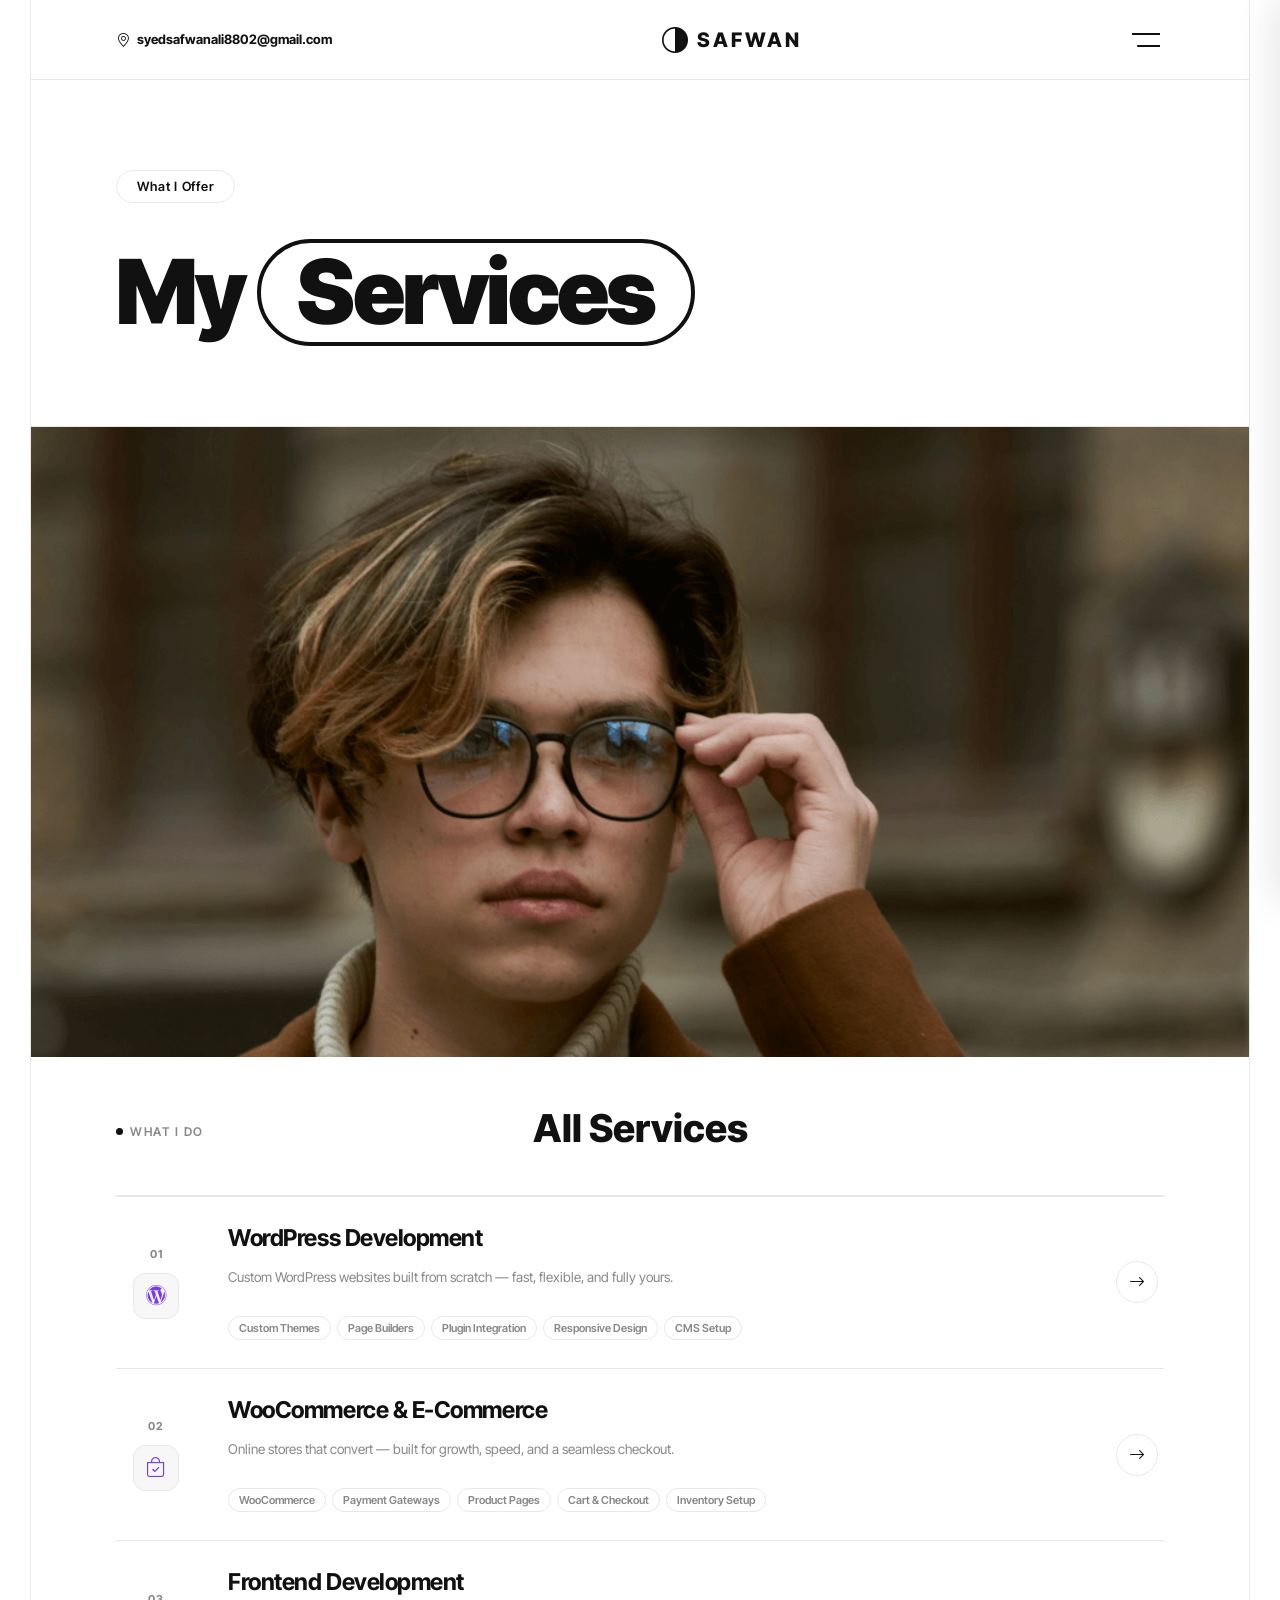
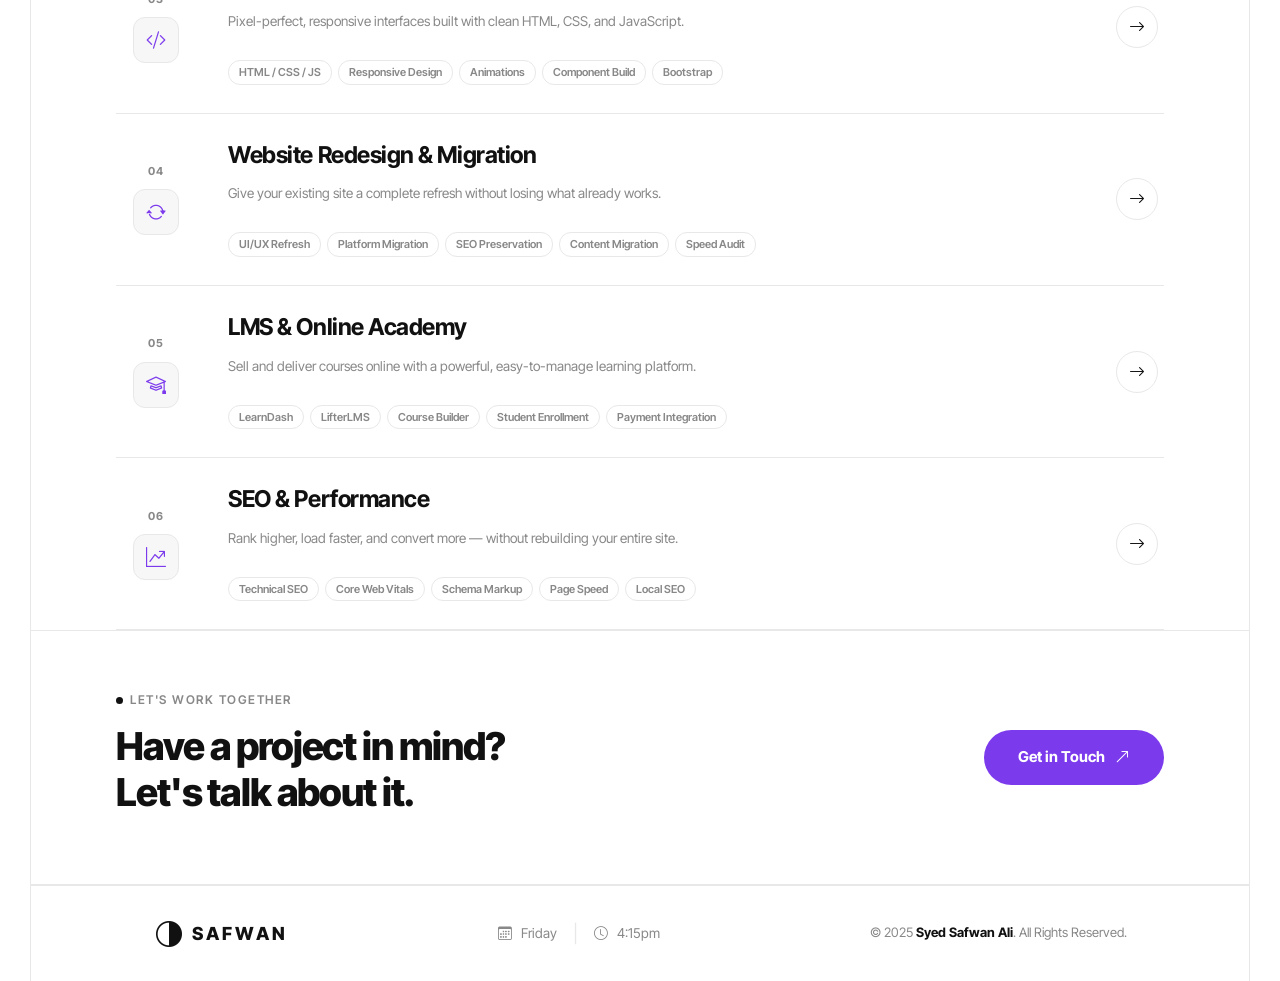
<file: service-detail.html>
<!DOCTYPE html>
<html lang="en">
<head>
  <meta charset="UTF-8" />
  <meta name="viewport" content="width=device-width, initial-scale=1.0" />
  <title>Service — Safwan</title>

  <link rel="preconnect" href="https://fonts.googleapis.com" />
  <link rel="preconnect" href="https://fonts.gstatic.com" crossorigin />
  <link href="https://fonts.googleapis.com/css2?family=Inter+Tight:ital,wght@0,100..900;1,100..900&display=swap" rel="stylesheet" />
  <link rel="stylesheet" href="https://cdn.jsdelivr.net/npm/bootstrap@5.3.3/dist/css/bootstrap.min.css" />
  <link rel="stylesheet" href="https://cdn.jsdelivr.net/npm/bootstrap-icons@1.11.3/font/bootstrap-icons.min.css" />
  <link rel="stylesheet" href="css/style.css" />
</head>
<body>

  <!-- ══════════════════════════════════════ HEADER ══ -->
  <header class="site-header">
    <div class="header-inner">
      <a href="mailto:syedsafwanali8802@gmail.com" class="header-email">
        <i class="bi bi-geo-alt"></i> syedsafwanali8802@gmail.com
      </a>
      <a href="index.html" class="header-logo">
        <i class="bi bi-circle-half"></i> SAFWAN
      </a>
      <button class="hamburger-btn" id="menuBtn" aria-label="Open menu">
        <svg width="28" height="16" viewBox="0 0 28 16" fill="none">
          <line x1="0" y1="2"  x2="28" y2="2"  stroke="currentColor" stroke-width="2.2" stroke-linecap="round"/>
          <line x1="6" y1="14" x2="28" y2="14" stroke="currentColor" stroke-width="2.2" stroke-linecap="round"/>
        </svg>
      </button>
    </div>
  </header>

  <!-- ══════════════════════════════════════ OVERLAY ══ -->
  <div class="overlay" id="overlay"></div>

  <!-- ══════════════════════════════════════ SIDEBAR ══ -->
  <aside class="sidebar" id="sidebar">
    <div class="sidebar-top">
      <a href="index.html" class="sidebar-logo"><i class="bi bi-circle-half"></i> SAFWAN</a>
      <button class="close-btn" id="closeBtn"><i class="bi bi-x-lg"></i></button>
    </div>
    <nav class="sidebar-nav">
      <div class="nav-item"><a href="index.html" class="nav-label"><i class="bi bi-house"></i> Home</a><span class="nav-plus">+</span></div>
      <div class="nav-item"><a href="about.html" class="nav-label"><i class="bi bi-person"></i> About</a><span class="nav-plus">+</span></div>
      <div class="nav-item"><a href="work.html" class="nav-label"><i class="bi bi-briefcase"></i> Work</a><span class="nav-plus">+</span></div>
      <div class="nav-item active"><a href="services.html" class="nav-label"><i class="bi bi-stars"></i> Services</a><span class="nav-plus">+</span></div>
      <div class="nav-item"><a href="blogs.html" class="nav-label"><i class="bi bi-pencil-square"></i> Blogs</a><span class="nav-plus">+</span></div>
      <div class="nav-item"><a href="contact.html" class="nav-label"><i class="bi bi-envelope"></i> Contact</a></div>
    </nav>
    <div class="sidebar-about">
      <h3>About Us</h3>
      <p>Passionate frontend developer crafting clean, modern, and responsive web experiences.</p>
      <a href="contact.html" class="btn-outline"><i class="bi bi-arrow-right"></i> Contact Us</a>
    </div>
    <div class="sidebar-contact">
      <h3>Contact Us</h3>
      <div class="contact-row"><div class="contact-icon-box"><i class="bi bi-geo-alt-fill"></i></div><span>Karachi, Pakistan</span></div>
      <div class="contact-row"><div class="contact-icon-box"><i class="bi bi-telephone-fill"></i></div><span>+92 317 0666406</span></div>
      <div class="contact-row"><div class="contact-icon-box"><i class="bi bi-envelope-fill"></i></div><span>syedsafwanali8802@gmail.com</span></div>
    </div>
    <div class="sidebar-social">
      <a href="#" class="social-link"><i class="bi bi-github"></i></a>
      <a href="#" class="social-link"><i class="bi bi-linkedin"></i></a>
      <a href="#" class="social-link"><i class="bi bi-twitter-x"></i></a>
      <a href="#" class="social-link"><i class="bi bi-instagram"></i></a>
    </div>
  </aside>

  <!-- ══════════════════════════════════════ HERO ══ -->
  <section class="sec-wrap">
    <div class="sec-inner sd-hero">

      <div class="sd-hero-top">
        <a href="services.html" class="sd-back"><i class="bi bi-arrow-left"></i> All Services</a>
        <span class="page-hero-badge" id="sdType">—</span>
      </div>

      <div class="sd-hero-body">
        <div class="sd-icon-badge" id="sdIconBadge">
          <i class="bi bi-stars" id="sdIcon"></i>
        </div>
        <div>
          <h1 class="sd-title" id="sdTitle">Service Name</h1>
          <p class="sd-tagline" id="sdTagline">—</p>
        </div>
      </div>

    </div>
  </section>

  <!-- ══════════════════════════════════════ FULL-WIDTH IMAGE ══ -->
  <div class="fullwidth-img-wrap">
    <img src="assets/images/services-img.png" alt="Service Cover" />
  </div>

  <!-- ══════════════════════════════════════ INFO STRIP ══ -->
  <section class="sec-wrap">
    <div class="sec-inner sd-info-strip">

      <div class="sd-info-cell">
        <span class="sd-info-label">Service Type</span>
        <span class="sd-info-val" id="sdInfoType">—</span>
      </div>
      <div class="sd-info-cell">
        <span class="sd-info-label">Deliverables</span>
        <span class="sd-info-val" id="sdInfoDeliv">—</span>
      </div>
      <div class="sd-info-cell">
        <span class="sd-info-label">Typical Timeline</span>
        <span class="sd-info-val" id="sdInfoTimeline">—</span>
      </div>
      <div class="sd-info-cell sd-info-cell--link">
        <span class="sd-info-label">Interested?</span>
        <a class="pd-info-link" href="mailto:syedsafwanali8802@gmail.com">
          Get a Quote <i class="bi bi-arrow-up-right"></i>
        </a>
      </div>

    </div>
  </section>

  <!-- ══════════════════════════════════════ OVERVIEW ══ -->
  <section class="sec-wrap">
    <div class="sec-inner sd-overview">

      <div class="sd-overview-left">
        <p class="resume-label"><span class="resume-dot"></span> SERVICE OVERVIEW</p>
        <h2 class="sd-overview-heading">What this<br>service covers.</h2>
      </div>

      <div class="sd-overview-right">
        <p class="sd-overview-text" id="sdOverview">—</p>
        <div class="sd-tags" id="sdTags"></div>
        <a href="mailto:syedsafwanali8802@gmail.com" class="pd-live-btn">
          Start a Project <i class="bi bi-arrow-up-right"></i>
        </a>
      </div>

    </div>
  </section>

  <!-- ══════════════════════════════════════ PROCESS ══ -->
  <section class="sec-wrap">
    <div class="sec-inner sd-process">

      <div class="sd-process-header">
        <p class="resume-label"><span class="resume-dot"></span> HOW IT WORKS</p>
        <h2 class="sd-process-heading">My process,<br>step by step.</h2>
      </div>

      <div class="sd-steps" id="sdSteps">
        <!-- Populated by JS -->
      </div>

    </div>
  </section>

  <!-- ══════════════════════════════════════ DELIVERABLES ══ -->
  <section class="sec-wrap">
    <div class="sec-inner sd-deliverables">

      <div class="sd-deliv-header">
        <p class="resume-label"><span class="resume-dot"></span> DELIVERABLES</p>
        <h2 class="sd-deliv-heading">What you get<br>at the end.</h2>
      </div>

      <div class="sd-deliv-list" id="sdDelivList">
        <!-- Populated by JS -->
      </div>

    </div>
  </section>

  <!-- ══════════════════════════════════════ RELATED PROJECTS ══ -->
  <section class="sec-wrap">
    <div class="sec-inner sd-related">

      <div class="sd-related-header">
        <p class="resume-label"><span class="resume-dot"></span> RELATED WORK</p>
        <h2 class="sd-related-heading">Projects using<br>this service.</h2>
      </div>

      <div class="sd-related-grid" id="sdRelatedGrid">
        <!-- Populated by JS -->
      </div>

    </div>
  </section>

  <!-- ══════════════════════════════════════ FAQ ══ -->
  <section class="sec-wrap">
    <div class="sec-inner faq-section">

      <div class="faq-header">
        <p class="resume-label"><span class="resume-dot"></span> FAQ</p>
        <h2 class="faq-heading">Frequently Asked Questions</h2>
        <p class="faq-subtext">Common questions clients ask about this service.</p>
      </div>

      <div class="faq-body">
        <div class="faq-img">
          <img src="assets/images/about-img.png" alt="Syed Safwan Ali" />
        </div>
        <div class="faq-list" id="sdFaqList"></div>
      </div>

    </div>
  </section>

  <!-- ══════════════════════════════════════ CTA ══ -->
  <section class="sec-wrap">
    <div class="sec-inner sd-cta">
      <div class="sd-cta-left">
        <h2>Ready to get started?<br><span style="color:var(--purple)">Let's build something great.</span></h2>
        <p>Send me a message and I'll get back to you within 24 hours.</p>
      </div>
      <a href="mailto:syedsafwanali8802@gmail.com" class="sd-cta-btn">
        Get in Touch <i class="bi bi-arrow-up-right"></i>
      </a>
    </div>
  </section>

  <!-- ══════════════════════════════════════ NEXT SERVICE ══ -->
  <section class="sec-wrap">
    <div class="sec-inner sd-next">
      <p class="resume-label"><span class="resume-dot"></span> NEXT SERVICE</p>
      <a class="sd-next-link" id="sdNextLink" href="#">
        <span class="sd-next-title" id="sdNextTitle">—</span>
        <span class="sd-next-arrow"><i class="bi bi-arrow-right"></i></span>
      </a>
    </div>
  </section>

  <!-- ══════════════════════════════════════ FOOTER ══ -->
  <footer class="site-footer">
    <div class="footer-inner">
      <a href="index.html" class="footer-logo"><i class="bi bi-circle-half"></i> SAFWAN</a>
      <div class="footer-datetime">
        <span class="footer-day"><i class="bi bi-calendar3"></i> <span id="footerDay"></span></span>
        <span class="footer-sep">|</span>
        <span class="footer-time"><i class="bi bi-clock"></i> <span id="footerTime"></span></span>
      </div>
      <p class="footer-copy">© 2025 <strong>Syed Safwan Ali</strong>. All Rights Reserved.</p>
    </div>
  </footer>

  <script src="https://cdn.jsdelivr.net/npm/bootstrap@5.3.3/dist/js/bootstrap.bundle.min.js"></script>
  <script src="js/main.js"></script>
  <script src="js/services.js"></script>
  <script src="js/projects.js"></script>
  <script>
    (function () {
      var slug    = new URLSearchParams(window.location.search).get('s');
      var service = SERVICES.find(function (s) { return s.slug === slug; });

      if (!service) { window.location.href = 'services.html'; return; }

      /* ── page title ── */
      document.title = service.title + ' — Safwan';

      /* ── hero ── */
      document.getElementById('sdType').textContent    = service.type;
      document.getElementById('sdTitle').textContent   = service.title;
      document.getElementById('sdTagline').textContent = service.tagline;
      document.getElementById('sdIcon').className      = 'bi ' + service.icon;

      /* ── info strip ── */
      document.getElementById('sdInfoType').textContent     = service.type;
      document.getElementById('sdInfoDeliv').textContent    = service.deliverables.length + ' Deliverables';
      document.getElementById('sdInfoTimeline').textContent = service.timeline;

      /* ── overview ── */
      document.getElementById('sdOverview').textContent = service.overview;

      var tagsWrap = document.getElementById('sdTags');
      service.tags.forEach(function (t) {
        var span = document.createElement('span');
        span.className   = 'sd-tag';
        span.textContent = t;
        tagsWrap.appendChild(span);
      });

      /* ── process steps ── */
      var stepsWrap = document.getElementById('sdSteps');
      service.process.forEach(function (p) {
        stepsWrap.innerHTML +=
          '<div class="sd-step">' +
            '<span class="sd-step-num">' + p.step + '</span>' +
            '<h3 class="sd-step-title">' + p.title + '</h3>' +
            '<p class="sd-step-desc">' + p.desc + '</p>' +
          '</div>';
      });

      /* ── deliverables ── */
      var delivWrap = document.getElementById('sdDelivList');
      service.deliverables.forEach(function (d) {
        delivWrap.innerHTML +=
          '<div class="sd-deliv-item">' +
            '<span class="sd-deliv-dot"></span>' +
            d +
          '</div>';
      });

      /* ── related projects ── */
      var relatedGrid = document.getElementById('sdRelatedGrid');
      var related = service.relatedSlugs
        .map(function (s) { return PROJECTS.find(function (p) { return p.slug === s; }); })
        .filter(Boolean);

      if (related.length === 0) {
        relatedGrid.closest('section').style.display = 'none';
      } else {
        related.forEach(function (proj) {
          var card = document.createElement('div');
          card.className = 'sd-related-card';
          card.onclick   = function () { window.location.href = 'project-detail.html?p=' + proj.slug; };
          card.innerHTML =
            '<span class="sd-related-tag">' + proj.category + '</span>' +
            '<h3 class="sd-related-title">' + proj.title + '</h3>' +
            '<p class="sd-related-sub">' + proj.sub + ' · ' + proj.year + '</p>' +
            '<span class="sd-related-arrow">View Project <i class="bi bi-arrow-right"></i></span>';
          relatedGrid.appendChild(card);
        });
      }

      /* ── faqs ── */
      var faqList = document.getElementById('sdFaqList');
      service.faqs.forEach(function (faq, i) {
        var item = document.createElement('div');
        item.className = 'faq-item' + (i === 0 ? ' open' : '');
        item.innerHTML =
          '<button class="faq-question">' +
            (i + 1) + '. ' + faq.q +
            '<span class="faq-icon">+</span>' +
          '</button>' +
          '<div class="faq-answer">' + faq.a + '</div>';
        faqList.appendChild(item);
      });

      /* re-bind accordion */
      faqList.querySelectorAll('.faq-question').forEach(function (btn) {
        btn.addEventListener('click', function () {
          var item   = btn.closest('.faq-item');
          var isOpen = item.classList.contains('open');
          faqList.querySelectorAll('.faq-item').forEach(function (i) { i.classList.remove('open'); });
          if (!isOpen) item.classList.add('open');
        });
      });

      /* ── next service ── */
      var idx  = SERVICES.findIndex(function (s) { return s.slug === slug; });
      var next = SERVICES[(idx + 1) % SERVICES.length];
      document.getElementById('sdNextTitle').textContent = next.title;
      document.getElementById('sdNextLink').href         = 'service-detail.html?s=' + next.slug;
    })();
  </script>
</body>
</html>
</file>
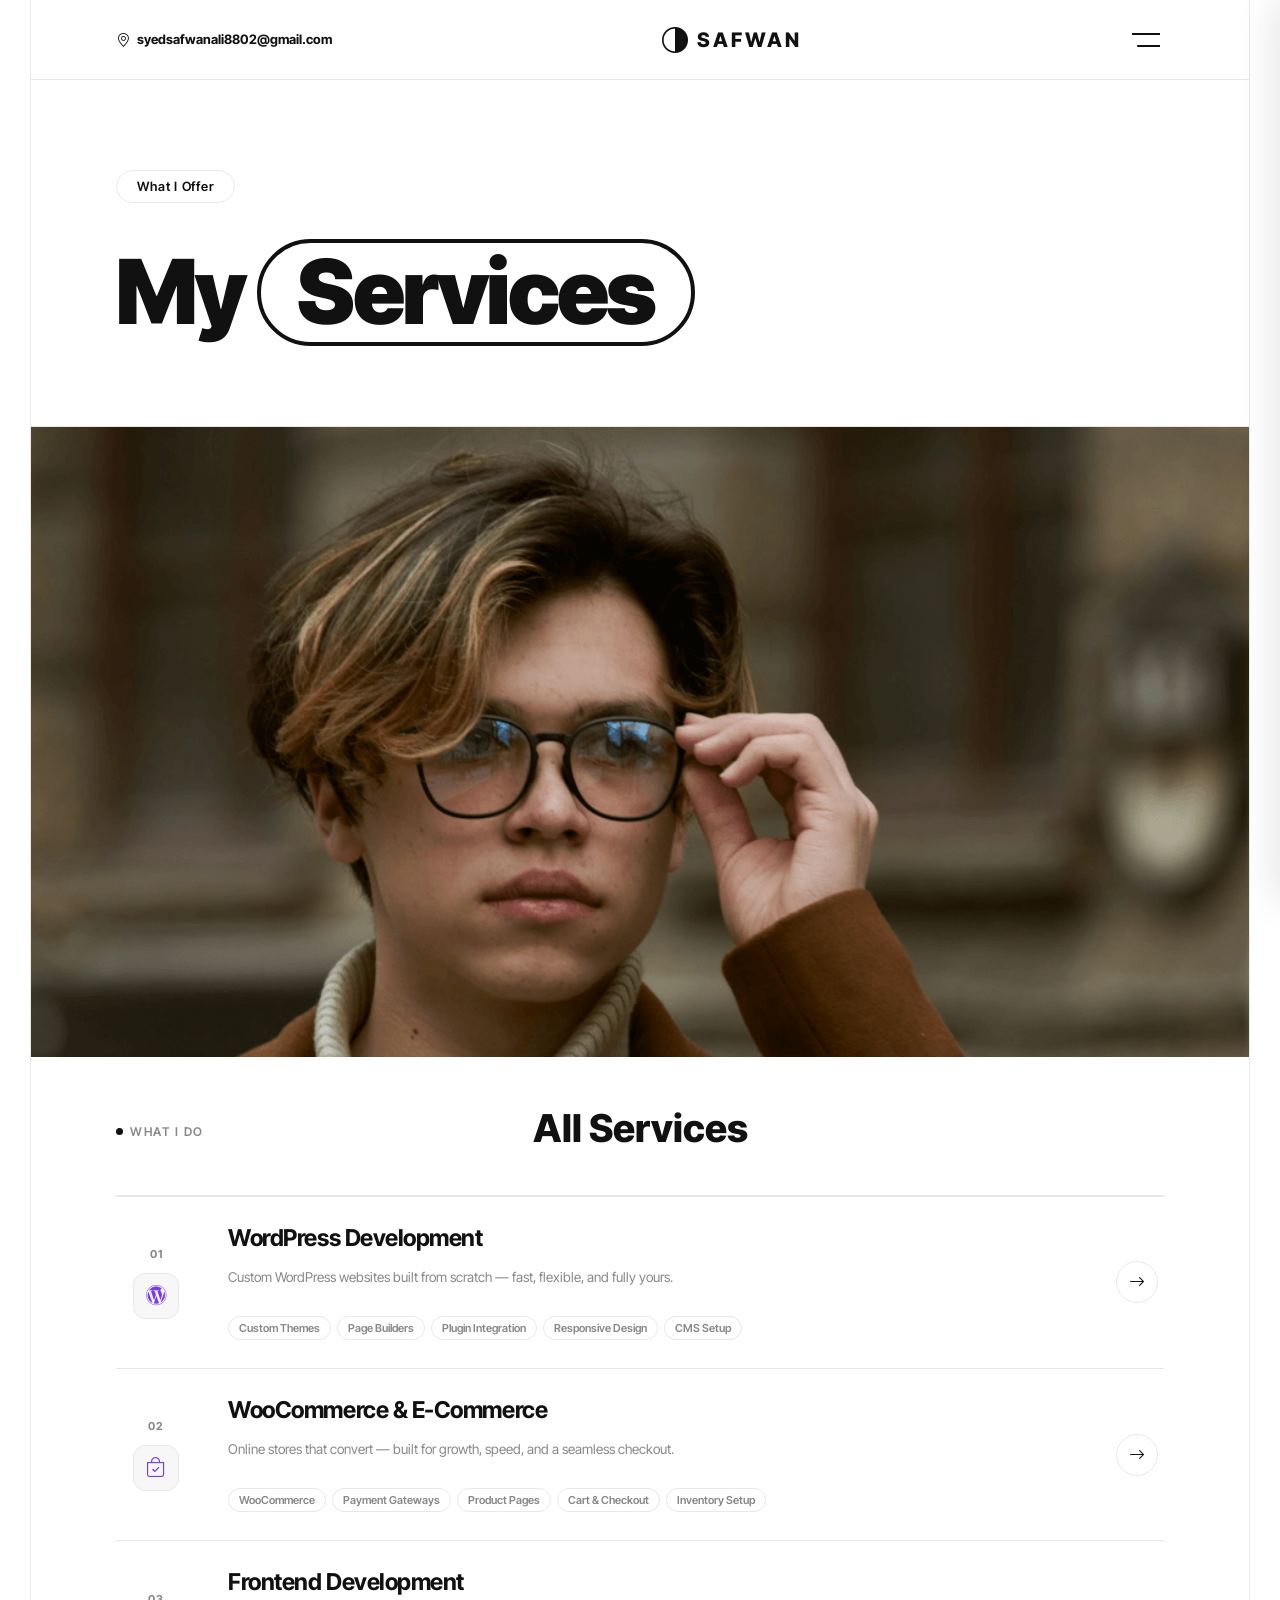
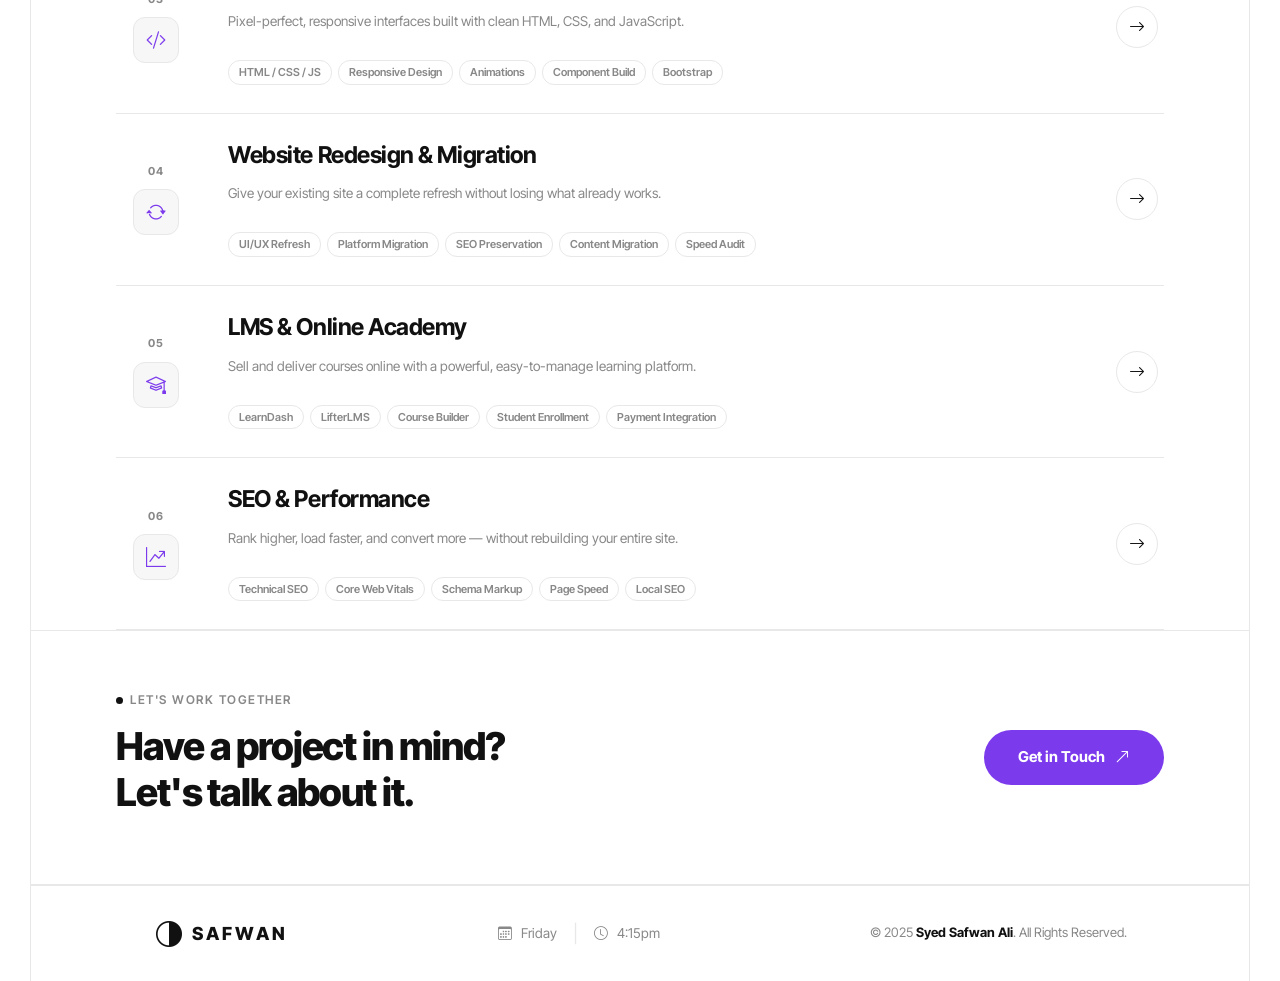
<file: services.html>
<!DOCTYPE html>
<html lang="en">
<head>
  <meta charset="UTF-8" />
  <meta name="viewport" content="width=device-width, initial-scale=1.0" />
  <title>Services — Safwan</title>

  <link rel="preconnect" href="https://fonts.googleapis.com" />
  <link rel="preconnect" href="https://fonts.gstatic.com" crossorigin />
  <link href="https://fonts.googleapis.com/css2?family=Inter+Tight:ital,wght@0,100..900;1,100..900&display=swap" rel="stylesheet" />
  <link rel="stylesheet" href="https://cdn.jsdelivr.net/npm/bootstrap@5.3.3/dist/css/bootstrap.min.css" />
  <link rel="stylesheet" href="https://cdn.jsdelivr.net/npm/bootstrap-icons@1.11.3/font/bootstrap-icons.min.css" />
  <link rel="stylesheet" href="css/style.css" />
</head>
<body>

  <!-- ══════════════════════════════════════
       HEADER
  ══════════════════════════════════════ -->
  <header class="site-header">
    <div class="header-inner">

      <a href="mailto:syedsafwanali8802@gmail.com" class="header-email">
        <i class="bi bi-geo-alt"></i>
        syedsafwanali8802@gmail.com
      </a>

      <a href="index.html" class="header-logo">
        <i class="bi bi-circle-half"></i>
        SAFWAN
      </a>

      <button class="hamburger-btn" id="menuBtn" aria-label="Open menu">
        <svg width="28" height="16" viewBox="0 0 28 16" fill="none" xmlns="http://www.w3.org/2000/svg">
          <line x1="0" y1="2"  x2="28" y2="2"  stroke="currentColor" stroke-width="2.2" stroke-linecap="round"/>
          <line x1="6" y1="14" x2="28" y2="14" stroke="currentColor" stroke-width="2.2" stroke-linecap="round"/>
        </svg>
      </button>

    </div>
  </header>

  <!-- ══════════════════════════════════════
       OVERLAY
  ══════════════════════════════════════ -->
  <div class="overlay" id="overlay"></div>

  <!-- ══════════════════════════════════════
       SIDEBAR
  ══════════════════════════════════════ -->
  <aside class="sidebar" id="sidebar">

    <div class="sidebar-top">
      <a href="index.html" class="sidebar-logo">
        <i class="bi bi-circle-half"></i>
        SAFWAN
      </a>
      <button class="close-btn" id="closeBtn" aria-label="Close">
        <i class="bi bi-x-lg"></i>
      </button>
    </div>

    <nav class="sidebar-nav">
      <div class="nav-item">
        <a href="index.html" class="nav-label"><i class="bi bi-house"></i> Home</a>
        <span class="nav-plus">+</span>
      </div>
      <div class="nav-item">
        <a href="about.html" class="nav-label"><i class="bi bi-person"></i> About</a>
        <span class="nav-plus">+</span>
      </div>
      <div class="nav-item">
        <a href="work.html" class="nav-label"><i class="bi bi-briefcase"></i> Work</a>
        <span class="nav-plus">+</span>
      </div>
      <div class="nav-item active">
        <a href="services.html" class="nav-label"><i class="bi bi-stars"></i> Services</a>
        <span class="nav-plus">+</span>
      </div>
      <div class="nav-item">
        <a href="blogs.html" class="nav-label"><i class="bi bi-pencil-square"></i> Blogs</a>
        <span class="nav-plus">+</span>
      </div>
      <div class="nav-item">
        <a href="contact.html" class="nav-label"><i class="bi bi-envelope"></i> Contact</a>
      </div>
    </nav>

    <div class="sidebar-about">
      <h3>About Us</h3>
      <p>Passionate frontend developer crafting clean, modern, and responsive web experiences.</p>
      <a href="contact.html" class="btn-outline"><i class="bi bi-arrow-right"></i> Contact Us</a>
    </div>

    <div class="sidebar-contact">
      <h3>Contact Us</h3>
      <div class="contact-row">
        <div class="contact-icon-box"><i class="bi bi-geo-alt-fill"></i></div>
        <span>Karachi, Pakistan</span>
      </div>
      <div class="contact-row">
        <div class="contact-icon-box"><i class="bi bi-telephone-fill"></i></div>
        <span>+92 317 0666406</span>
      </div>
      <div class="contact-row">
        <div class="contact-icon-box"><i class="bi bi-envelope-fill"></i></div>
        <span>syedsafwanali8802@gmail.com</span>
      </div>
    </div>

    <div class="sidebar-social">
      <a href="#" class="social-link" aria-label="GitHub"><i class="bi bi-github"></i></a>
      <a href="#" class="social-link" aria-label="LinkedIn"><i class="bi bi-linkedin"></i></a>
      <a href="#" class="social-link" aria-label="Twitter"><i class="bi bi-twitter-x"></i></a>
      <a href="#" class="social-link" aria-label="Instagram"><i class="bi bi-instagram"></i></a>
    </div>

  </aside>

  <!-- ══════════════════════════════════════
       HERO  —  Services
  ══════════════════════════════════════ -->
  <section class="sec-wrap">
    <div class="sec-inner page-hero">

      <span class="page-hero-badge">What I Offer</span>

      <h1 class="page-hero-title">
        My <span class="page-hero-boxed">Services</span>
      </h1>

    </div>
  </section>

  <!-- ══════════════════════════════════════
       FULL-WIDTH IMAGE
  ══════════════════════════════════════ -->
  <div class="fullwidth-img-wrap">
    <img src="assets/images/about-img.png" alt="Safwan — Services" />
  </div>

  <!-- ══════════════════════════════════════
       SERVICES LIST
  ══════════════════════════════════════ -->
  <section class="sec-wrap">
    <div class="sec-inner">

      <!-- Header row -->
      <div class="works-header">
        <p class="resume-label"><span class="resume-dot"></span> WHAT I DO</p>
        <h2 class="works-heading">All Services</h2>
      </div>

      <!-- Services list -->
      <div class="sv-list" id="svList">
        <!-- Populated by JS -->
      </div>

    </div>
  </section>

  <!-- ══════════════════════════════════════
       CTA STRIP
  ══════════════════════════════════════ -->
  <section class="sec-wrap">
    <div class="sec-inner sv-cta-strip">
      <div class="sv-cta-left">
        <p class="resume-label"><span class="resume-dot"></span> LET'S WORK TOGETHER</p>
        <h2 class="sv-cta-heading">Have a project in mind?<br>Let's talk about it.</h2>
      </div>
      <a href="mailto:syedsafwanali8802@gmail.com" class="sv-cta-btn">
        Get in Touch <i class="bi bi-arrow-up-right"></i>
      </a>
    </div>
  </section>

  <!-- ══════════════════════════════════════
       FOOTER
  ══════════════════════════════════════ -->
  <footer class="site-footer">
    <div class="footer-inner">

      <a href="index.html" class="footer-logo">
        <i class="bi bi-circle-half"></i>
        SAFWAN
      </a>

      <div class="footer-datetime">
        <span class="footer-day"><i class="bi bi-calendar3"></i> <span id="footerDay"></span></span>
        <span class="footer-sep">|</span>
        <span class="footer-time"><i class="bi bi-clock"></i> <span id="footerTime"></span></span>
      </div>

      <p class="footer-copy">© 2025 <strong>Syed Safwan Ali</strong>. All Rights Reserved.</p>

    </div>
  </footer>

  <!-- Custom cursor -->
  <div class="work-cursor" id="workCursor">View Service</div>

  <script src="https://cdn.jsdelivr.net/npm/bootstrap@5.3.3/dist/js/bootstrap.bundle.min.js"></script>
  <script src="js/main.js"></script>
  <script src="js/services.js"></script>
  <script>
    (function () {
      var list = document.getElementById('svList');

      SERVICES.forEach(function (srv) {
        var item = document.createElement('a');
        item.className = 'sv-item';
        item.href = 'service-detail.html?s=' + srv.slug;

        var tagsHtml = srv.tags.map(function (t) {
          return '<span class="sv-tag">' + t + '</span>';
        }).join('');

        item.innerHTML =
          '<div class="sv-left">' +
            '<span class="sv-num">' + srv.num + '</span>' +
            '<div class="sv-icon"><i class="bi ' + srv.icon + '"></i></div>' +
          '</div>' +
          '<div class="sv-body">' +
            '<h3 class="sv-title">' + srv.title + '</h3>' +
            '<p class="sv-desc">' + srv.tagline + '</p>' +
            '<div class="sv-tags">' + tagsHtml + '</div>' +
          '</div>' +
          '<div class="sv-arrow"><i class="bi bi-arrow-right"></i></div>';

        list.appendChild(item);
      });

      /* custom cursor */
      var cursor = document.getElementById('workCursor');
      var items  = document.querySelectorAll('.sv-item');
      document.addEventListener('mousemove', function (e) {
        cursor.style.left = e.clientX + 'px';
        cursor.style.top  = e.clientY + 'px';
      });
      items.forEach(function (item) {
        item.addEventListener('mouseenter', function () { cursor.classList.add('visible'); });
        item.addEventListener('mouseleave', function () { cursor.classList.remove('visible'); });
      });
    })();
  </script>
</body>
</html>
</file>
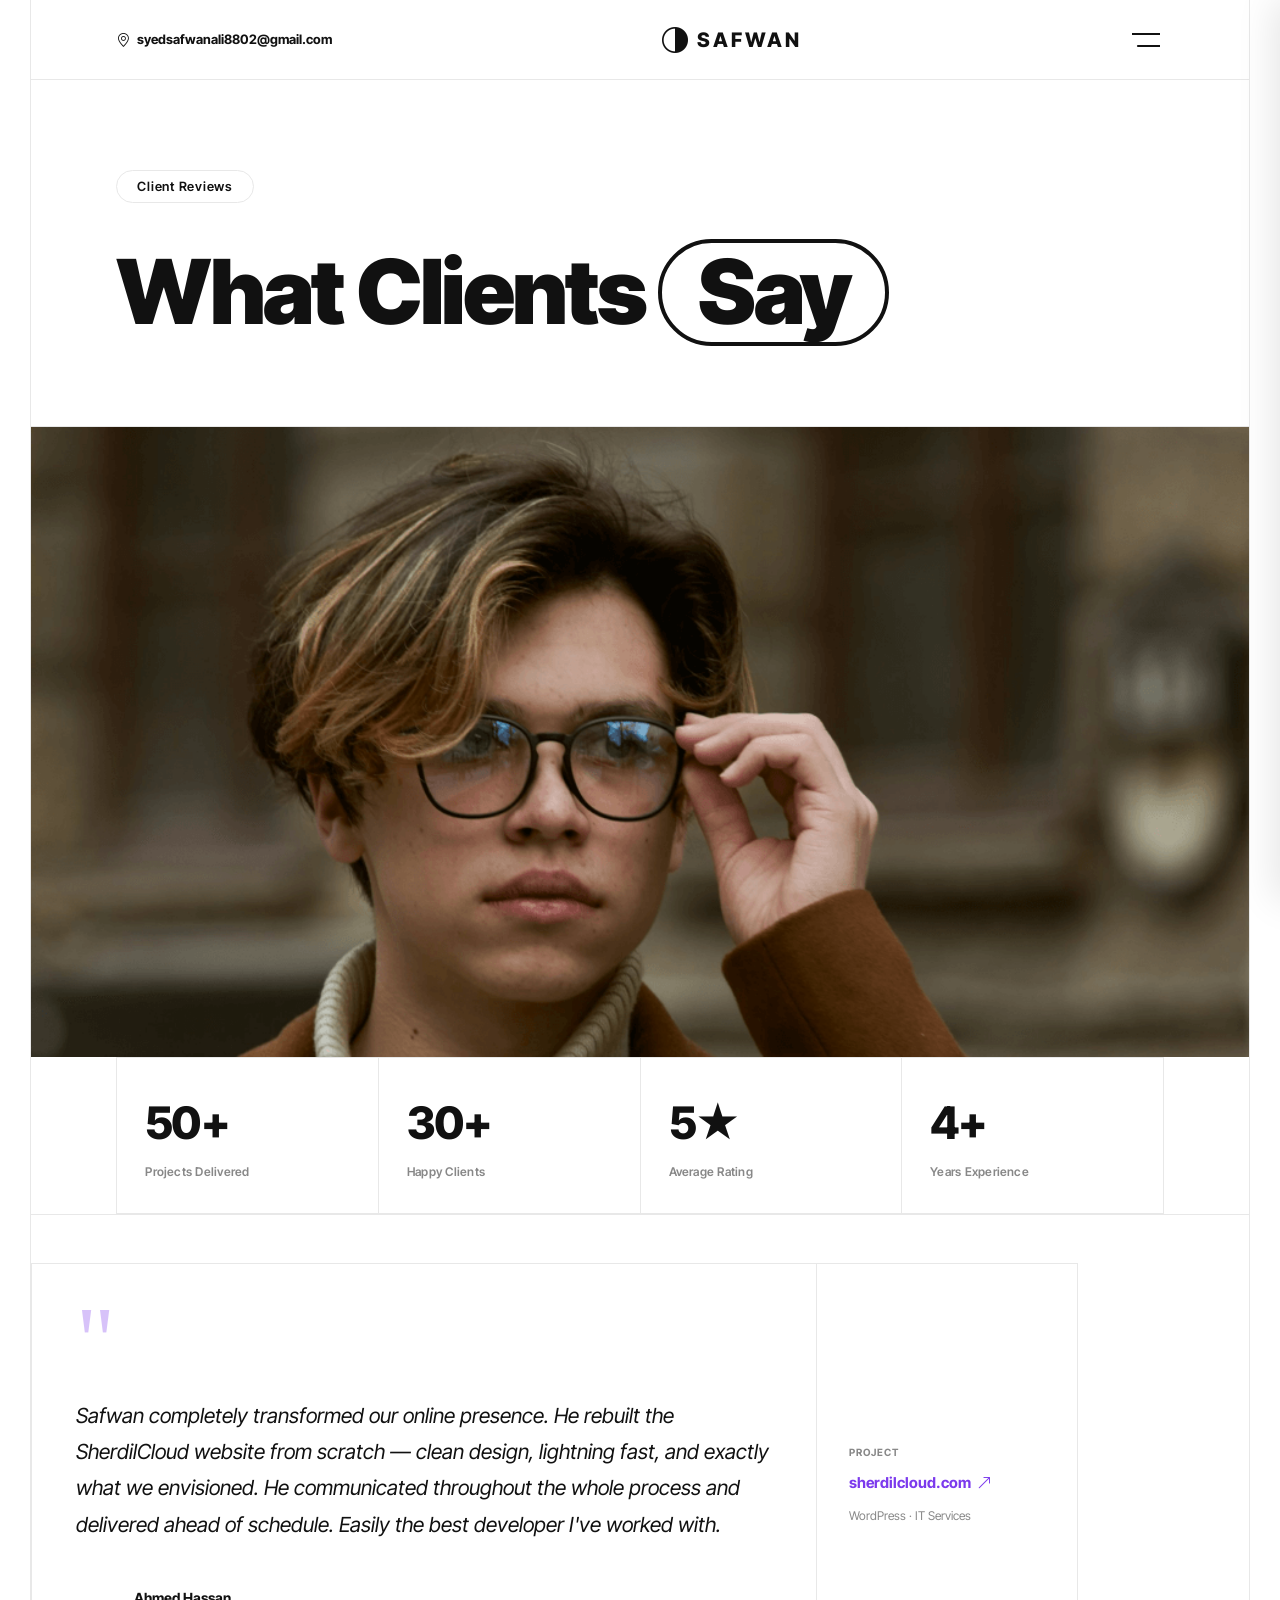
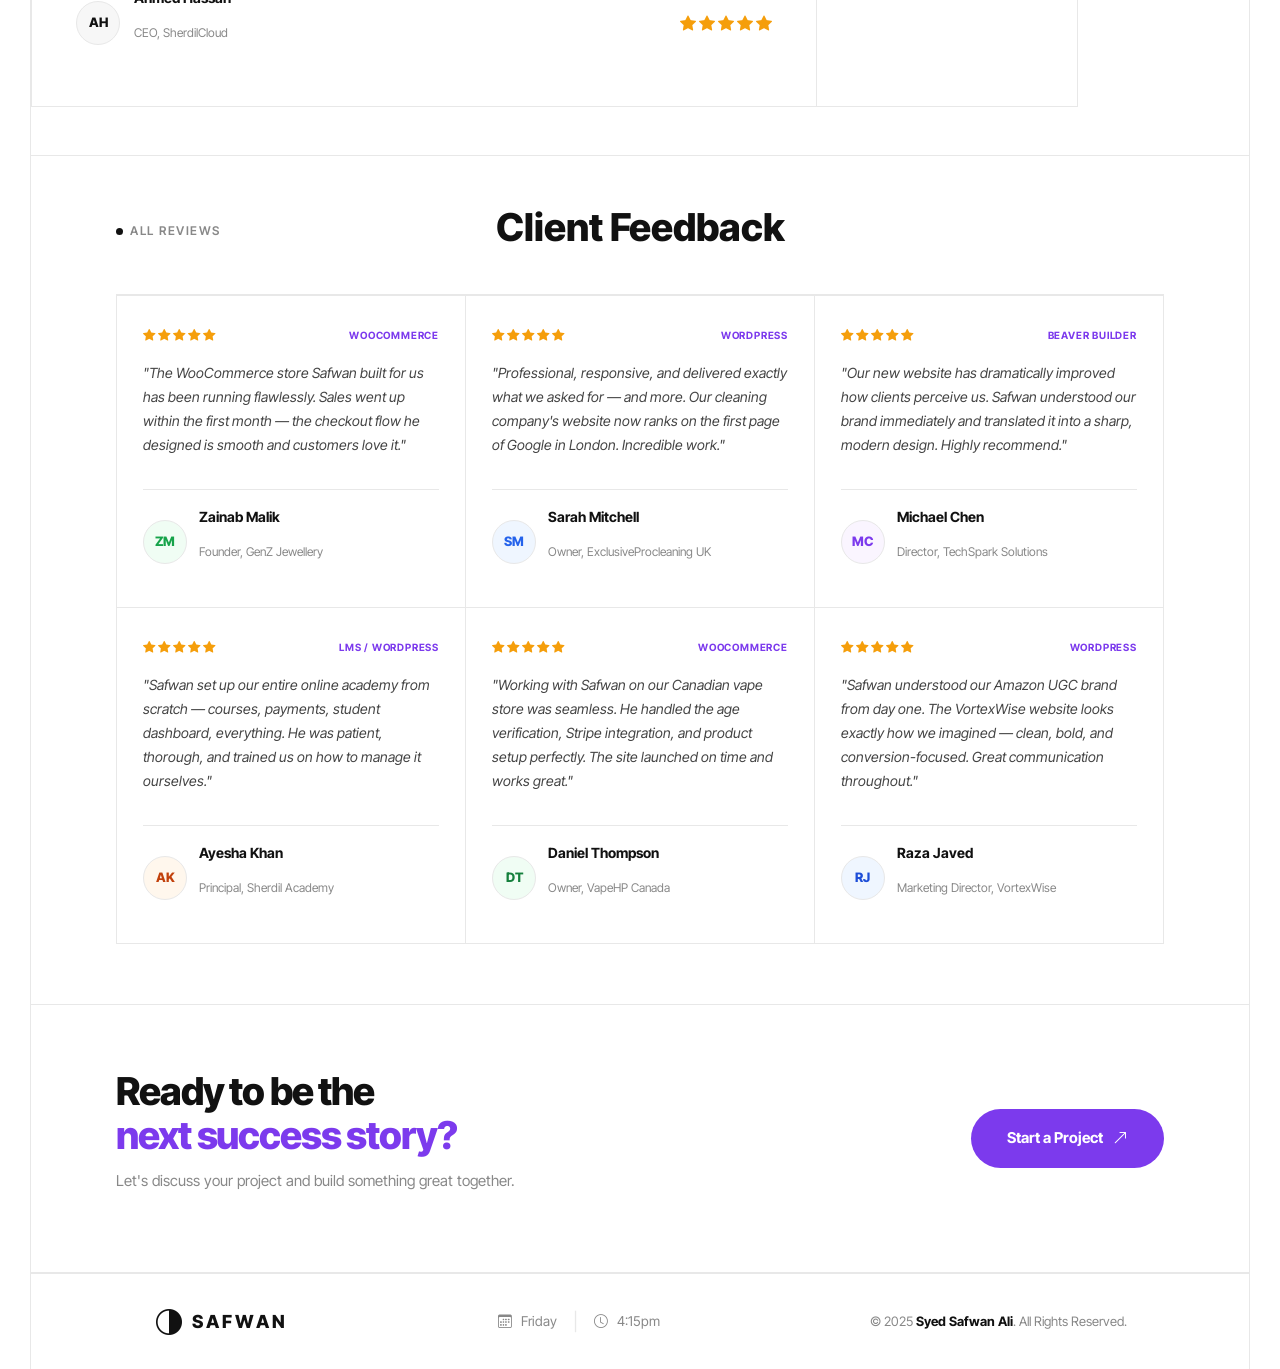
<file: testimonials.html>
<!DOCTYPE html>
<html lang="en">
<head>
  <meta charset="UTF-8" />
  <meta name="viewport" content="width=device-width, initial-scale=1.0" />
  <title>Testimonials — Safwan</title>

  <link rel="preconnect" href="https://fonts.googleapis.com" />
  <link rel="preconnect" href="https://fonts.gstatic.com" crossorigin />
  <link href="https://fonts.googleapis.com/css2?family=Inter+Tight:ital,wght@0,100..900;1,100..900&display=swap" rel="stylesheet" />
  <link rel="stylesheet" href="https://cdn.jsdelivr.net/npm/bootstrap@5.3.3/dist/css/bootstrap.min.css" />
  <link rel="stylesheet" href="https://cdn.jsdelivr.net/npm/bootstrap-icons@1.11.3/font/bootstrap-icons.min.css" />
  <link rel="stylesheet" href="css/style.css" />
</head>
<body>

  <!-- ══ HEADER ══ -->
  <header class="site-header">
    <div class="header-inner">
      <a href="mailto:syedsafwanali8802@gmail.com" class="header-email">
        <i class="bi bi-geo-alt"></i> syedsafwanali8802@gmail.com
      </a>
      <a href="index.html" class="header-logo"><i class="bi bi-circle-half"></i> SAFWAN</a>
      <button class="hamburger-btn" id="menuBtn" aria-label="Open menu">
        <svg width="28" height="16" viewBox="0 0 28 16" fill="none">
          <line x1="0" y1="2"  x2="28" y2="2"  stroke="currentColor" stroke-width="2.2" stroke-linecap="round"/>
          <line x1="6" y1="14" x2="28" y2="14" stroke="currentColor" stroke-width="2.2" stroke-linecap="round"/>
        </svg>
      </button>
    </div>
  </header>

  <div class="overlay" id="overlay"></div>

  <!-- ══ SIDEBAR ══ -->
  <aside class="sidebar" id="sidebar">
    <div class="sidebar-top">
      <a href="index.html" class="sidebar-logo"><i class="bi bi-circle-half"></i> SAFWAN</a>
      <button class="close-btn" id="closeBtn"><i class="bi bi-x-lg"></i></button>
    </div>
    <nav class="sidebar-nav">
      <div class="nav-item"><a href="index.html" class="nav-label"><i class="bi bi-house"></i> Home</a><span class="nav-plus">+</span></div>
      <div class="nav-item"><a href="about.html" class="nav-label"><i class="bi bi-person"></i> About</a><span class="nav-plus">+</span></div>
      <div class="nav-item"><a href="work.html" class="nav-label"><i class="bi bi-briefcase"></i> Work</a><span class="nav-plus">+</span></div>
      <div class="nav-item"><a href="services.html" class="nav-label"><i class="bi bi-stars"></i> Services</a><span class="nav-plus">+</span></div>
      <div class="nav-item"><a href="blogs.html" class="nav-label"><i class="bi bi-pencil-square"></i> Blogs</a><span class="nav-plus">+</span></div>
      <div class="nav-item"><a href="contact.html" class="nav-label"><i class="bi bi-envelope"></i> Contact</a></div>
    </nav>
    <div class="sidebar-about">
      <h3>About Us</h3>
      <p>Passionate frontend developer crafting clean, modern, and responsive web experiences.</p>
      <a href="contact.html" class="btn-outline"><i class="bi bi-arrow-right"></i> Contact Us</a>
    </div>
    <div class="sidebar-contact">
      <h3>Contact Us</h3>
      <div class="contact-row"><div class="contact-icon-box"><i class="bi bi-geo-alt-fill"></i></div><span>Karachi, Pakistan</span></div>
      <div class="contact-row"><div class="contact-icon-box"><i class="bi bi-telephone-fill"></i></div><span>+92 317 0666406</span></div>
      <div class="contact-row"><div class="contact-icon-box"><i class="bi bi-envelope-fill"></i></div><span>syedsafwanali8802@gmail.com</span></div>
    </div>
    <div class="sidebar-social">
      <a href="#" class="social-link"><i class="bi bi-github"></i></a>
      <a href="#" class="social-link"><i class="bi bi-linkedin"></i></a>
      <a href="#" class="social-link"><i class="bi bi-twitter-x"></i></a>
      <a href="#" class="social-link"><i class="bi bi-instagram"></i></a>
    </div>
  </aside>

  <!-- ══ HERO ══ -->
  <section class="sec-wrap">
    <div class="sec-inner page-hero">
      <span class="page-hero-badge">Client Reviews</span>
      <h1 class="page-hero-title">
        What Clients <span class="page-hero-boxed">Say</span>
      </h1>
    </div>
  </section>

  <!-- ══ FULL-WIDTH IMAGE ══ -->
  <div class="fullwidth-img-wrap">
    <img src="assets/images/about-img.png" alt="Safwan — Testimonials" />
  </div>

  <!-- ══ STATS STRIP ══ -->
  <section class="sec-wrap">
    <div class="sec-inner tm-stats">
      <div class="tm-stat">
        <span class="tm-stat-num">50+</span>
        <span class="tm-stat-label">Projects Delivered</span>
      </div>
      <div class="tm-stat">
        <span class="tm-stat-num">30+</span>
        <span class="tm-stat-label">Happy Clients</span>
      </div>
      <div class="tm-stat">
        <span class="tm-stat-num">5★</span>
        <span class="tm-stat-label">Average Rating</span>
      </div>
      <div class="tm-stat">
        <span class="tm-stat-num">4+</span>
        <span class="tm-stat-label">Years Experience</span>
      </div>
    </div>
  </section>

  <!-- ══ FEATURED TESTIMONIAL ══ -->
  <section class="sec-wrap">
    <div class="sec-inner tm-featured">
      <div class="tm-featured-quote">
        <div class="tm-quote-mark">"</div>
        <p class="tm-featured-text">
          Safwan completely transformed our online presence. He rebuilt the SherdilCloud website from scratch — clean design, lightning fast, and exactly what we envisioned. He communicated throughout the whole process and delivered ahead of schedule. Easily the best developer I've worked with.
        </p>
        <div class="tm-featured-author">
          <div class="tm-author-avatar tm-avatar-placeholder">AH</div>
          <div>
            <p class="tm-author-name">Ahmed Hassan</p>
            <p class="tm-author-role">CEO, SherdilCloud</p>
          </div>
          <div class="tm-stars">
            <i class="bi bi-star-fill"></i><i class="bi bi-star-fill"></i><i class="bi bi-star-fill"></i><i class="bi bi-star-fill"></i><i class="bi bi-star-fill"></i>
          </div>
        </div>
      </div>
      <div class="tm-featured-project">
        <span class="tm-project-label">Project</span>
        <a href="project-detail.html?p=sherdilcloud" class="tm-project-link">
          sherdilcloud.com <i class="bi bi-arrow-up-right"></i>
        </a>
        <span class="tm-project-tag">WordPress · IT Services</span>
      </div>
    </div>
  </section>

  <!-- ══ TESTIMONIALS GRID ══ -->
  <section class="sec-wrap">
    <div class="sec-inner">
      <div class="works-header">
        <p class="resume-label"><span class="resume-dot"></span> ALL REVIEWS</p>
        <h2 class="works-heading">Client Feedback</h2>
      </div>
      <div class="tm-grid">

        <div class="tm-card">
          <div class="tm-card-top">
            <div class="tm-stars tm-stars--sm">
              <i class="bi bi-star-fill"></i><i class="bi bi-star-fill"></i><i class="bi bi-star-fill"></i><i class="bi bi-star-fill"></i><i class="bi bi-star-fill"></i>
            </div>
            <span class="tm-card-tag">WooCommerce</span>
          </div>
          <p class="tm-card-text">"The WooCommerce store Safwan built for us has been running flawlessly. Sales went up within the first month — the checkout flow he designed is smooth and customers love it."</p>
          <div class="tm-card-author">
            <div class="tm-author-avatar tm-avatar-placeholder" style="background:#f0fdf4; color:#16a34a;">ZM</div>
            <div>
              <p class="tm-author-name">Zainab Malik</p>
              <p class="tm-author-role">Founder, GenZ Jewellery</p>
            </div>
          </div>
        </div>

        <div class="tm-card">
          <div class="tm-card-top">
            <div class="tm-stars tm-stars--sm">
              <i class="bi bi-star-fill"></i><i class="bi bi-star-fill"></i><i class="bi bi-star-fill"></i><i class="bi bi-star-fill"></i><i class="bi bi-star-fill"></i>
            </div>
            <span class="tm-card-tag">WordPress</span>
          </div>
          <p class="tm-card-text">"Professional, responsive, and delivered exactly what we asked for — and more. Our cleaning company's website now ranks on the first page of Google in London. Incredible work."</p>
          <div class="tm-card-author">
            <div class="tm-author-avatar tm-avatar-placeholder" style="background:#eff6ff; color:#2563eb;">SM</div>
            <div>
              <p class="tm-author-name">Sarah Mitchell</p>
              <p class="tm-author-role">Owner, ExclusiveProcleaning UK</p>
            </div>
          </div>
        </div>

        <div class="tm-card">
          <div class="tm-card-top">
            <div class="tm-stars tm-stars--sm">
              <i class="bi bi-star-fill"></i><i class="bi bi-star-fill"></i><i class="bi bi-star-fill"></i><i class="bi bi-star-fill"></i><i class="bi bi-star-fill"></i>
            </div>
            <span class="tm-card-tag">Beaver Builder</span>
          </div>
          <p class="tm-card-text">"Our new website has dramatically improved how clients perceive us. Safwan understood our brand immediately and translated it into a sharp, modern design. Highly recommend."</p>
          <div class="tm-card-author">
            <div class="tm-author-avatar tm-avatar-placeholder" style="background:#faf5ff; color:#7c3aed;">MC</div>
            <div>
              <p class="tm-author-name">Michael Chen</p>
              <p class="tm-author-role">Director, TechSpark Solutions</p>
            </div>
          </div>
        </div>

        <div class="tm-card">
          <div class="tm-card-top">
            <div class="tm-stars tm-stars--sm">
              <i class="bi bi-star-fill"></i><i class="bi bi-star-fill"></i><i class="bi bi-star-fill"></i><i class="bi bi-star-fill"></i><i class="bi bi-star-fill"></i>
            </div>
            <span class="tm-card-tag">LMS / WordPress</span>
          </div>
          <p class="tm-card-text">"Safwan set up our entire online academy from scratch — courses, payments, student dashboard, everything. He was patient, thorough, and trained us on how to manage it ourselves."</p>
          <div class="tm-card-author">
            <div class="tm-author-avatar tm-avatar-placeholder" style="background:#fff7ed; color:#c2410c;">AK</div>
            <div>
              <p class="tm-author-name">Ayesha Khan</p>
              <p class="tm-author-role">Principal, Sherdil Academy</p>
            </div>
          </div>
        </div>

        <div class="tm-card">
          <div class="tm-card-top">
            <div class="tm-stars tm-stars--sm">
              <i class="bi bi-star-fill"></i><i class="bi bi-star-fill"></i><i class="bi bi-star-fill"></i><i class="bi bi-star-fill"></i><i class="bi bi-star-fill"></i>
            </div>
            <span class="tm-card-tag">WooCommerce</span>
          </div>
          <p class="tm-card-text">"Working with Safwan on our Canadian vape store was seamless. He handled the age verification, Stripe integration, and product setup perfectly. The site launched on time and works great."</p>
          <div class="tm-card-author">
            <div class="tm-author-avatar tm-avatar-placeholder" style="background:#f0fdf4; color:#15803d;">DT</div>
            <div>
              <p class="tm-author-name">Daniel Thompson</p>
              <p class="tm-author-role">Owner, VapeHP Canada</p>
            </div>
          </div>
        </div>

        <div class="tm-card">
          <div class="tm-card-top">
            <div class="tm-stars tm-stars--sm">
              <i class="bi bi-star-fill"></i><i class="bi bi-star-fill"></i><i class="bi bi-star-fill"></i><i class="bi bi-star-fill"></i><i class="bi bi-star-fill"></i>
            </div>
            <span class="tm-card-tag">WordPress</span>
          </div>
          <p class="tm-card-text">"Safwan understood our Amazon UGC brand from day one. The VortexWise website looks exactly how we imagined — clean, bold, and conversion-focused. Great communication throughout."</p>
          <div class="tm-card-author">
            <div class="tm-author-avatar tm-avatar-placeholder" style="background:#eff6ff; color:#1d4ed8;">RJ</div>
            <div>
              <p class="tm-author-name">Raza Javed</p>
              <p class="tm-author-role">Marketing Director, VortexWise</p>
            </div>
          </div>
        </div>

      </div>
    </div>
  </section>

  <!-- ══ CTA ══ -->
  <section class="sec-wrap">
    <div class="sec-inner sd-cta">
      <div class="sd-cta-left">
        <h2>Ready to be the<br><span style="color:var(--purple)">next success story?</span></h2>
        <p>Let's discuss your project and build something great together.</p>
      </div>
      <a href="contact.html" class="sd-cta-btn">
        Start a Project <i class="bi bi-arrow-up-right"></i>
      </a>
    </div>
  </section>

  <!-- ══ FOOTER ══ -->
  <footer class="site-footer">
    <div class="footer-inner">
      <a href="index.html" class="footer-logo"><i class="bi bi-circle-half"></i> SAFWAN</a>
      <div class="footer-datetime">
        <span class="footer-day"><i class="bi bi-calendar3"></i> <span id="footerDay"></span></span>
        <span class="footer-sep">|</span>
        <span class="footer-time"><i class="bi bi-clock"></i> <span id="footerTime"></span></span>
      </div>
      <p class="footer-copy">© 2025 <strong>Syed Safwan Ali</strong>. All Rights Reserved.</p>
    </div>
  </footer>

  <script src="https://cdn.jsdelivr.net/npm/bootstrap@5.3.3/dist/js/bootstrap.bundle.min.js"></script>
  <script src="js/main.js"></script>
</body>
</html>
</file>
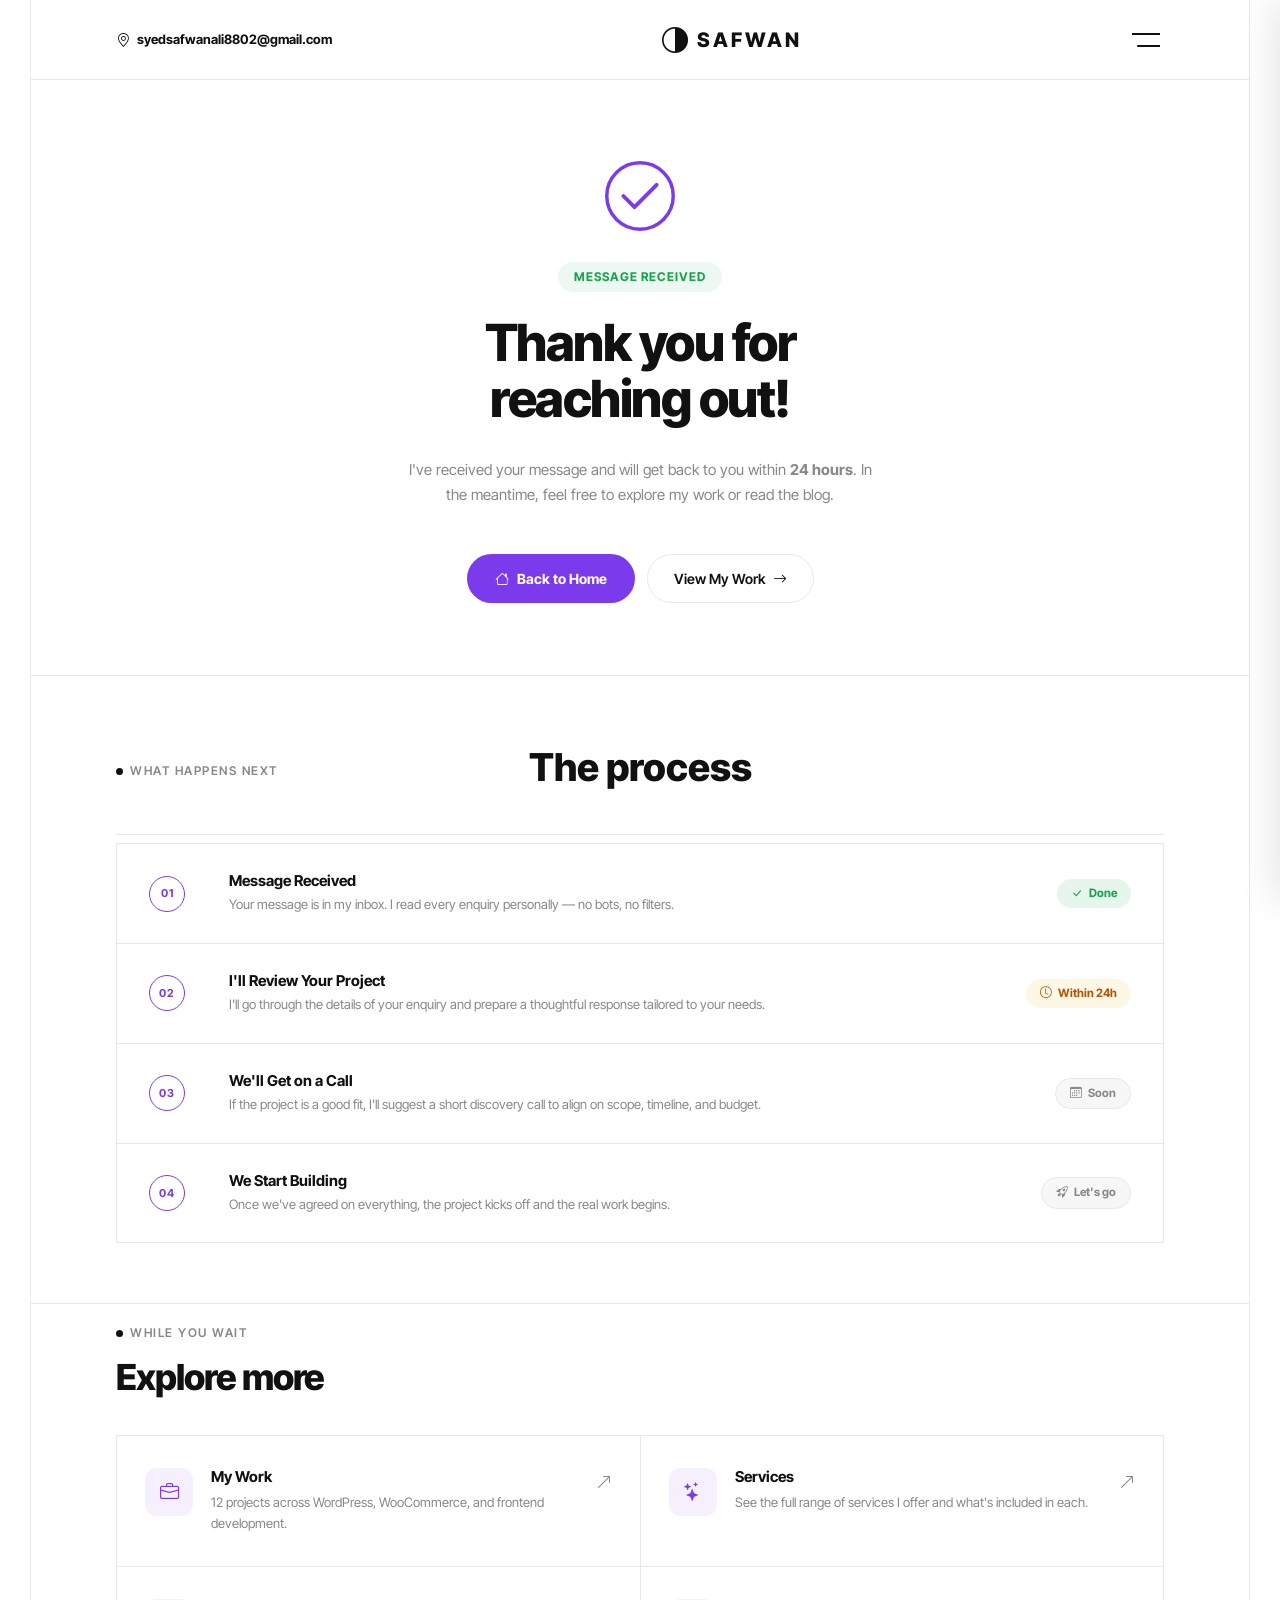
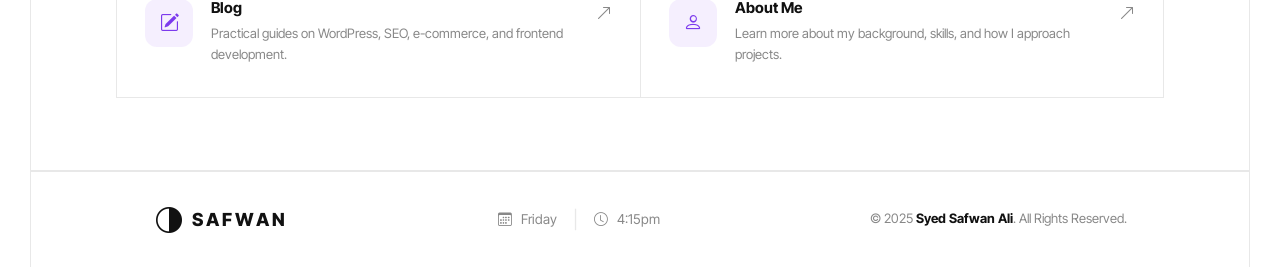
<file: thank-you.html>
<!DOCTYPE html>
<html lang="en">
<head>
  <meta charset="UTF-8" />
  <meta name="viewport" content="width=device-width, initial-scale=1.0" />
  <title>Thank You — Safwan</title>

  <link rel="preconnect" href="https://fonts.googleapis.com" />
  <link rel="preconnect" href="https://fonts.gstatic.com" crossorigin />
  <link href="https://fonts.googleapis.com/css2?family=Inter+Tight:ital,wght@0,100..900;1,100..900&display=swap" rel="stylesheet" />
  <link rel="stylesheet" href="https://cdn.jsdelivr.net/npm/bootstrap@5.3.3/dist/css/bootstrap.min.css" />
  <link rel="stylesheet" href="https://cdn.jsdelivr.net/npm/bootstrap-icons@1.11.3/font/bootstrap-icons.min.css" />
  <link rel="stylesheet" href="css/style.css" />
</head>
<body>

  <!-- ══════════════════════════════════════ HEADER ══ -->
  <header class="site-header">
    <div class="header-inner">
      <a href="mailto:syedsafwanali8802@gmail.com" class="header-email">
        <i class="bi bi-geo-alt"></i> syedsafwanali8802@gmail.com
      </a>
      <a href="index.html" class="header-logo">
        <i class="bi bi-circle-half"></i> SAFWAN
      </a>
      <button class="hamburger-btn" id="menuBtn" aria-label="Open menu">
        <svg width="28" height="16" viewBox="0 0 28 16" fill="none">
          <line x1="0" y1="2"  x2="28" y2="2"  stroke="currentColor" stroke-width="2.2" stroke-linecap="round"/>
          <line x1="6" y1="14" x2="28" y2="14" stroke="currentColor" stroke-width="2.2" stroke-linecap="round"/>
        </svg>
      </button>
    </div>
  </header>

  <!-- ══════════════════════════════════════ OVERLAY ══ -->
  <div class="overlay" id="overlay"></div>

  <!-- ══════════════════════════════════════ SIDEBAR ══ -->
  <aside class="sidebar" id="sidebar">
    <div class="sidebar-top">
      <a href="index.html" class="sidebar-logo"><i class="bi bi-circle-half"></i> SAFWAN</a>
      <button class="close-btn" id="closeBtn"><i class="bi bi-x-lg"></i></button>
    </div>
    <nav class="sidebar-nav">
      <div class="nav-item"><a href="index.html" class="nav-label"><i class="bi bi-house"></i> Home</a><span class="nav-plus">+</span></div>
      <div class="nav-item"><a href="about.html" class="nav-label"><i class="bi bi-person"></i> About</a><span class="nav-plus">+</span></div>
      <div class="nav-item"><a href="work.html" class="nav-label"><i class="bi bi-briefcase"></i> Work</a><span class="nav-plus">+</span></div>
      <div class="nav-item"><a href="services.html" class="nav-label"><i class="bi bi-stars"></i> Services</a><span class="nav-plus">+</span></div>
      <div class="nav-item"><a href="blogs.html" class="nav-label"><i class="bi bi-pencil-square"></i> Blogs</a><span class="nav-plus">+</span></div>
      <div class="nav-item"><a href="contact.html" class="nav-label"><i class="bi bi-envelope"></i> Contact</a></div>
    </nav>
    <div class="sidebar-about">
      <h3>About Us</h3>
      <p>Passionate frontend developer crafting clean, modern, and responsive web experiences.</p>
      <a href="contact.html" class="btn-outline"><i class="bi bi-arrow-right"></i> Contact Us</a>
    </div>
    <div class="sidebar-contact">
      <h3>Contact Us</h3>
      <div class="contact-row"><div class="contact-icon-box"><i class="bi bi-geo-alt-fill"></i></div><span>Karachi, Pakistan</span></div>
      <div class="contact-row"><div class="contact-icon-box"><i class="bi bi-telephone-fill"></i></div><span>+92 317 0666406</span></div>
      <div class="contact-row"><div class="contact-icon-box"><i class="bi bi-envelope-fill"></i></div><span>syedsafwanali8802@gmail.com</span></div>
    </div>
    <div class="sidebar-social">
      <a href="#" class="social-link" aria-label="GitHub"><i class="bi bi-github"></i></a>
      <a href="#" class="social-link" aria-label="LinkedIn"><i class="bi bi-linkedin"></i></a>
      <a href="#" class="social-link" aria-label="Twitter"><i class="bi bi-twitter-x"></i></a>
      <a href="#" class="social-link" aria-label="Instagram"><i class="bi bi-instagram"></i></a>
    </div>
  </aside>

  <!-- ══════════════════════════════════════ THANK YOU HERO ══ -->
  <section class="sec-wrap">
    <div class="sec-inner ty-hero">

      <!-- Animated check -->
      <div class="ty-check">
        <svg class="ty-check-svg" viewBox="0 0 52 52" fill="none" xmlns="http://www.w3.org/2000/svg">
          <circle class="ty-check-circle" cx="26" cy="26" r="24" stroke="#7c3aed" stroke-width="2.5"/>
          <path class="ty-check-tick" d="M14 26l8 8 16-16" stroke="#7c3aed" stroke-width="2.8" stroke-linecap="round" stroke-linejoin="round"/>
        </svg>
      </div>

      <span class="ty-badge">Message Received</span>
      <h1 class="ty-heading">Thank you for<br>reaching out!</h1>
      <p class="ty-subtext">
        I've received your message and will get back to you within <strong>24 hours</strong>.
        In the meantime, feel free to explore my work or read the blog.
      </p>

      <div class="ty-actions">
        <a href="index.html" class="ty-btn-primary">
          <i class="bi bi-house"></i> Back to Home
        </a>
        <a href="work.html" class="ty-btn-outline">
          View My Work <i class="bi bi-arrow-right"></i>
        </a>
      </div>

    </div>
  </section>

  <!-- ══════════════════════════════════════ WHAT'S NEXT ══ -->
  <section class="sec-wrap">
    <div class="sec-inner ty-next-section">

      <div class="works-header">
        <p class="resume-label"><span class="resume-dot"></span> WHAT HAPPENS NEXT</p>
        <h2 class="works-heading">The process</h2>
      </div>

      <div class="ty-steps">

        <div class="ty-step">
          <div class="ty-step-num">01</div>
          <div class="ty-step-body">
            <h3 class="ty-step-title">Message Received</h3>
            <p class="ty-step-desc">Your message is in my inbox. I read every enquiry personally — no bots, no filters.</p>
          </div>
          <div class="ty-step-status ty-step-status--done">
            <i class="bi bi-check-lg"></i> Done
          </div>
        </div>

        <div class="ty-step">
          <div class="ty-step-num">02</div>
          <div class="ty-step-body">
            <h3 class="ty-step-title">I'll Review Your Project</h3>
            <p class="ty-step-desc">I'll go through the details of your enquiry and prepare a thoughtful response tailored to your needs.</p>
          </div>
          <div class="ty-step-status ty-step-status--pending">
            <i class="bi bi-clock"></i> Within 24h
          </div>
        </div>

        <div class="ty-step">
          <div class="ty-step-num">03</div>
          <div class="ty-step-body">
            <h3 class="ty-step-title">We'll Get on a Call</h3>
            <p class="ty-step-desc">If the project is a good fit, I'll suggest a short discovery call to align on scope, timeline, and budget.</p>
          </div>
          <div class="ty-step-status ty-step-status--upcoming">
            <i class="bi bi-calendar3"></i> Soon
          </div>
        </div>

        <div class="ty-step ty-step--last">
          <div class="ty-step-num">04</div>
          <div class="ty-step-body">
            <h3 class="ty-step-title">We Start Building</h3>
            <p class="ty-step-desc">Once we've agreed on everything, the project kicks off and the real work begins.</p>
          </div>
          <div class="ty-step-status ty-step-status--upcoming">
            <i class="bi bi-rocket-takeoff"></i> Let's go
          </div>
        </div>

      </div>
    </div>
  </section>

  <!-- ══════════════════════════════════════ EXPLORE MORE ══ -->
  <section class="sec-wrap">
    <div class="sec-inner ty-explore">

      <p class="resume-label"><span class="resume-dot"></span> WHILE YOU WAIT</p>
      <h2 class="ty-explore-heading">Explore more</h2>

      <div class="ty-explore-grid">

        <a href="work.html" class="ty-explore-card">
          <div class="ty-explore-icon"><i class="bi bi-briefcase"></i></div>
          <div class="ty-explore-body">
            <h3>My Work</h3>
            <p>12 projects across WordPress, WooCommerce, and frontend development.</p>
          </div>
          <i class="bi bi-arrow-up-right ty-explore-arrow"></i>
        </a>

        <a href="services.html" class="ty-explore-card">
          <div class="ty-explore-icon"><i class="bi bi-stars"></i></div>
          <div class="ty-explore-body">
            <h3>Services</h3>
            <p>See the full range of services I offer and what's included in each.</p>
          </div>
          <i class="bi bi-arrow-up-right ty-explore-arrow"></i>
        </a>

        <a href="blogs.html" class="ty-explore-card">
          <div class="ty-explore-icon"><i class="bi bi-pencil-square"></i></div>
          <div class="ty-explore-body">
            <h3>Blog</h3>
            <p>Practical guides on WordPress, SEO, e-commerce, and frontend development.</p>
          </div>
          <i class="bi bi-arrow-up-right ty-explore-arrow"></i>
        </a>

        <a href="about.html" class="ty-explore-card">
          <div class="ty-explore-icon"><i class="bi bi-person"></i></div>
          <div class="ty-explore-body">
            <h3>About Me</h3>
            <p>Learn more about my background, skills, and how I approach projects.</p>
          </div>
          <i class="bi bi-arrow-up-right ty-explore-arrow"></i>
        </a>

      </div>

    </div>
  </section>

  <!-- ══════════════════════════════════════ FOOTER ══ -->
  <footer class="site-footer">
    <div class="footer-inner">
      <a href="index.html" class="footer-logo"><i class="bi bi-circle-half"></i> SAFWAN</a>
      <div class="footer-datetime">
        <span class="footer-day"><i class="bi bi-calendar3"></i> <span id="footerDay"></span></span>
        <span class="footer-sep">|</span>
        <span class="footer-time"><i class="bi bi-clock"></i> <span id="footerTime"></span></span>
      </div>
      <p class="footer-copy">© 2025 <strong>Syed Safwan Ali</strong>. All Rights Reserved.</p>
    </div>
  </footer>

  <script src="https://cdn.jsdelivr.net/npm/bootstrap@5.3.3/dist/js/bootstrap.bundle.min.js"></script>
  <script src="js/main.js"></script>
</body>
</html>
</file>
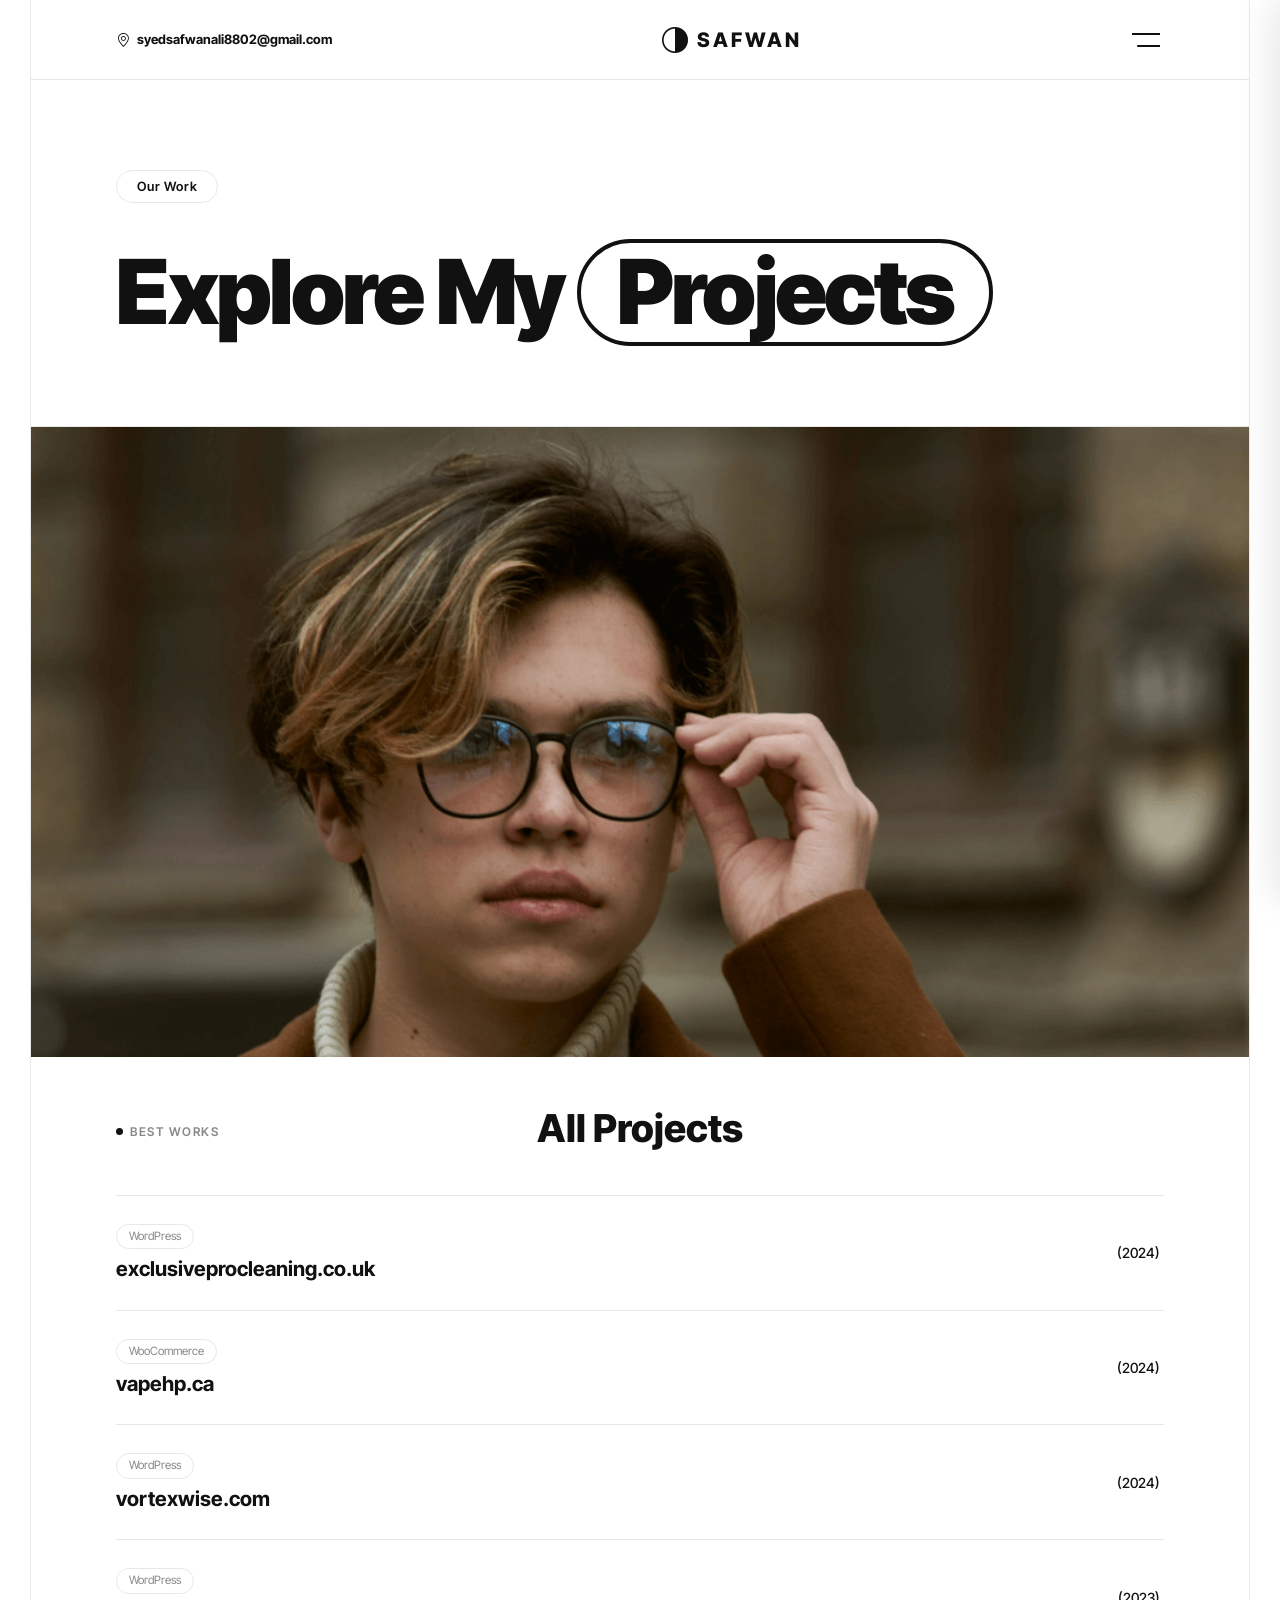
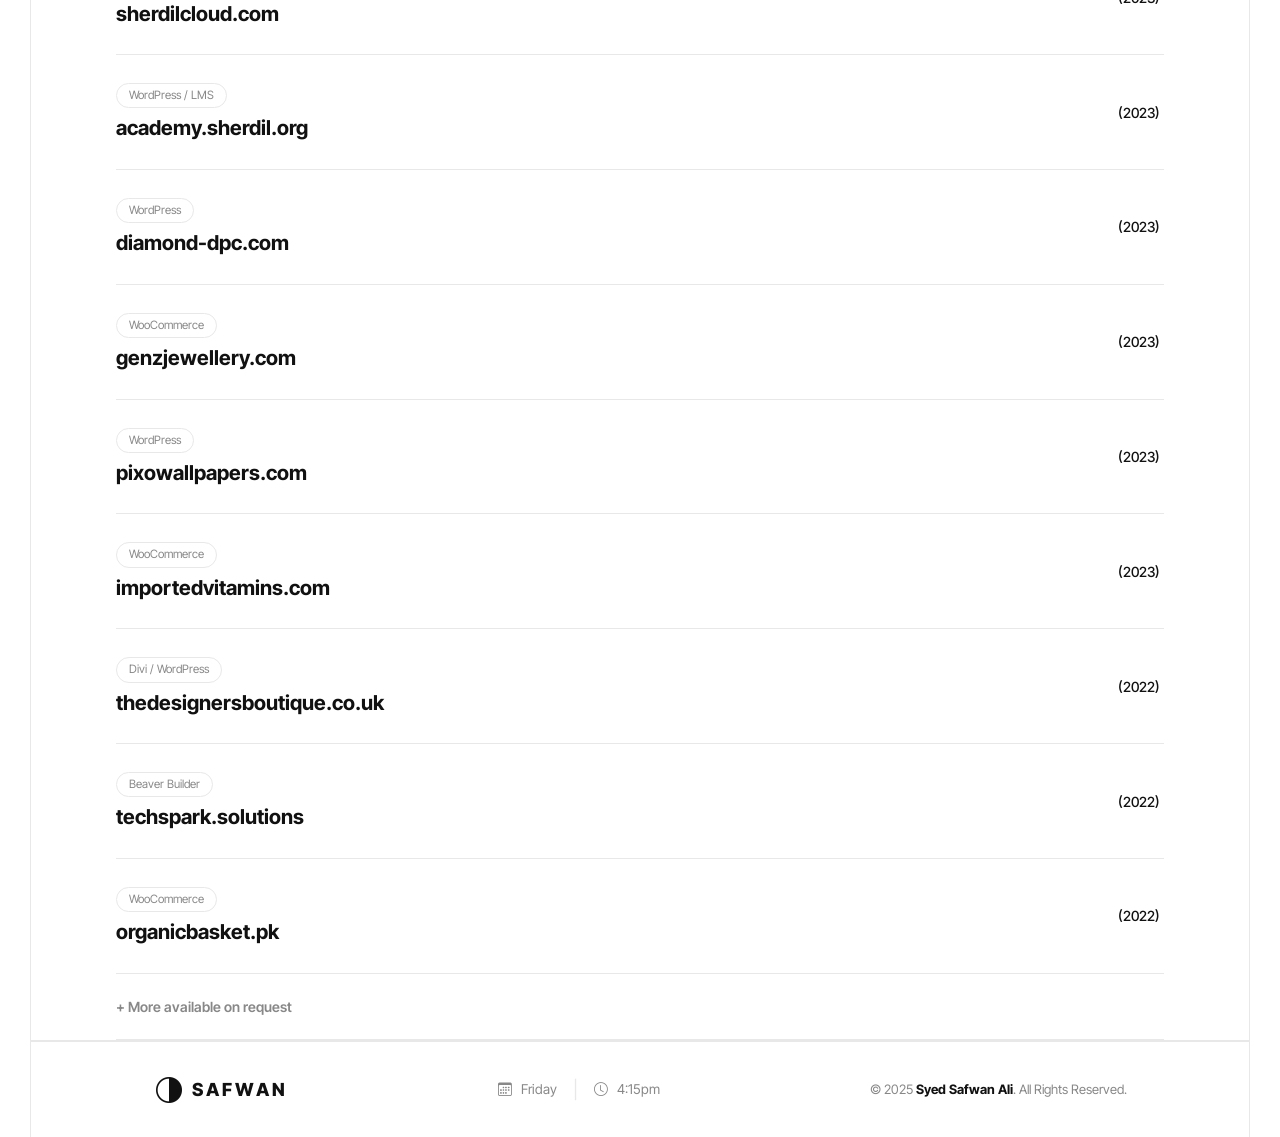
<file: work.html>
<!DOCTYPE html>
<html lang="en">
<head>
  <meta charset="UTF-8" />
  <meta name="viewport" content="width=device-width, initial-scale=1.0" />
  <title>Work — Safwan</title>

  <!-- Inter Tight Font -->
  <link rel="preconnect" href="https://fonts.googleapis.com" />
  <link rel="preconnect" href="https://fonts.gstatic.com" crossorigin />
  <link href="https://fonts.googleapis.com/css2?family=Inter+Tight:ital,wght@0,100..900;1,100..900&display=swap" rel="stylesheet" />

  <!-- Bootstrap 5 CSS -->
  <link rel="stylesheet" href="https://cdn.jsdelivr.net/npm/bootstrap@5.3.3/dist/css/bootstrap.min.css" />
  <!-- Bootstrap Icons -->
  <link rel="stylesheet" href="https://cdn.jsdelivr.net/npm/bootstrap-icons@1.11.3/font/bootstrap-icons.min.css" />
  <!-- Custom CSS -->
  <link rel="stylesheet" href="css/style.css" />
</head>
<body>

  <!-- ══════════════════════════════════════
       HEADER
  ══════════════════════════════════════ -->
  <header class="site-header">
    <div class="header-inner">

      <a href="mailto:syedsafwanali8802@gmail.com" class="header-email">
        <i class="bi bi-geo-alt"></i>
        syedsafwanali8802@gmail.com
      </a>

      <a href="index.html" class="header-logo">
        <i class="bi bi-circle-half"></i>
        SAFWAN
      </a>

      <button class="hamburger-btn" id="menuBtn" aria-label="Open menu">
        <svg width="28" height="16" viewBox="0 0 28 16" fill="none" xmlns="http://www.w3.org/2000/svg">
          <line x1="0" y1="2"  x2="28" y2="2"  stroke="currentColor" stroke-width="2.2" stroke-linecap="round"/>
          <line x1="6" y1="14" x2="28" y2="14" stroke="currentColor" stroke-width="2.2" stroke-linecap="round"/>
        </svg>
      </button>

    </div>
  </header>

  <!-- ══════════════════════════════════════
       OVERLAY
  ══════════════════════════════════════ -->
  <div class="overlay" id="overlay"></div>

  <!-- ══════════════════════════════════════
       SIDEBAR
  ══════════════════════════════════════ -->
  <aside class="sidebar" id="sidebar">

    <div class="sidebar-top">
      <a href="index.html" class="sidebar-logo">
        <i class="bi bi-circle-half"></i>
        SAFWAN
      </a>
      <button class="close-btn" id="closeBtn" aria-label="Close">
        <i class="bi bi-x-lg"></i>
      </button>
    </div>

    <nav class="sidebar-nav">
      <div class="nav-item">
        <a href="index.html" class="nav-label"><i class="bi bi-house"></i> Home</a>
        <span class="nav-plus">+</span>
      </div>
      <div class="nav-item">
        <a href="about.html" class="nav-label"><i class="bi bi-person"></i> About</a>
        <span class="nav-plus">+</span>
      </div>
      <div class="nav-item active">
        <a href="work.html" class="nav-label"><i class="bi bi-briefcase"></i> Work</a>
        <span class="nav-plus">+</span>
      </div>
      <div class="nav-item">
        <span class="nav-label"><i class="bi bi-stars"></i> Services</span>
        <span class="nav-plus">+</span>
      </div>
      <div class="nav-item">
        <span class="nav-label"><i class="bi bi-grid"></i> Pages</span>
        <span class="nav-plus">+</span>
      </div>
      <div class="nav-item">
        <span class="nav-label"><i class="bi bi-envelope"></i> Contact</span>
      </div>
    </nav>

    <div class="sidebar-about">
      <h3>About Us</h3>
      <p>Passionate frontend developer crafting clean, modern, and responsive web experiences.</p>
      <a href="about.html" class="btn-outline"><i class="bi bi-arrow-right"></i> Contact Us</a>
    </div>

    <div class="sidebar-contact">
      <h3>Contact Us</h3>
      <div class="contact-row">
        <div class="contact-icon-box"><i class="bi bi-geo-alt-fill"></i></div>
        <span>Karachi, Pakistan</span>
      </div>
      <div class="contact-row">
        <div class="contact-icon-box"><i class="bi bi-telephone-fill"></i></div>
        <span>+92 317 0666406</span>
      </div>
      <div class="contact-row">
        <div class="contact-icon-box"><i class="bi bi-envelope-fill"></i></div>
        <span>syedsafwanali8802@gmail.com</span>
      </div>
    </div>

    <div class="sidebar-social">
      <a href="#" class="social-link" aria-label="GitHub"><i class="bi bi-github"></i></a>
      <a href="#" class="social-link" aria-label="LinkedIn"><i class="bi bi-linkedin"></i></a>
      <a href="#" class="social-link" aria-label="Twitter"><i class="bi bi-twitter-x"></i></a>
      <a href="#" class="social-link" aria-label="Instagram"><i class="bi bi-instagram"></i></a>
    </div>

  </aside>

  <!-- ══════════════════════════════════════
       HERO  —  Work
  ══════════════════════════════════════ -->
  <section class="sec-wrap">
    <div class="sec-inner page-hero">

      <span class="page-hero-badge">Our Work</span>

      <h1 class="page-hero-title">
        Explore My <span class="page-hero-boxed">Projects</span>
      </h1>

    </div>
  </section>

  <!-- ══════════════════════════════════════
       FULL-WIDTH IMAGE
  ══════════════════════════════════════ -->
  <div class="fullwidth-img-wrap">
    <img src="assets/images/about-img.png" alt="Safwan — Projects" />
  </div>

  <!-- ══════════════════════════════════════
       PROJECTS LIST
  ══════════════════════════════════════ -->
  <section class="sec-wrap">
    <div class="sec-inner">

      <!-- Header row -->
      <div class="works-header">
        <p class="resume-label"><span class="resume-dot"></span> BEST WORKS</p>
        <h2 class="works-heading">All Projects</h2>
      </div>

      <!-- Project list -->
      <div class="works-list">

        <div class="work-item" onclick="location.href='project-detail.html?p=exclusiveprocleaning'">
          <div class="work-left">
            <span class="work-tag">WordPress</span>
            <h3 class="work-title">exclusiveprocleaning.co.uk</h3>
            <p class="work-sub">Cleaning Services (UK)</p>
          </div>
          <div class="work-img"><img src="assets/images/services-img.png" alt="exclusiveprocleaning" /></div>
          <span class="work-year">(2024)</span>
        </div>

        <div class="work-item" onclick="location.href='project-detail.html?p=vapehp'">
          <div class="work-left">
            <span class="work-tag">WooCommerce</span>
            <h3 class="work-title">vapehp.ca</h3>
            <p class="work-sub">E-Commerce (Canada)</p>
          </div>
          <div class="work-img"><img src="assets/images/services-img.png" alt="vapehp" /></div>
          <span class="work-year">(2024)</span>
        </div>

        <div class="work-item" onclick="location.href='project-detail.html?p=vortexwise'">
          <div class="work-left">
            <span class="work-tag">WordPress</span>
            <h3 class="work-title">vortexwise.com</h3>
            <p class="work-sub">Amazon UGC / Marketing</p>
          </div>
          <div class="work-img"><img src="assets/images/services-img.png" alt="vortexwise" /></div>
          <span class="work-year">(2024)</span>
        </div>

        <div class="work-item" onclick="location.href='project-detail.html?p=sherdilcloud'">
          <div class="work-left">
            <span class="work-tag">WordPress</span>
            <h3 class="work-title">sherdilcloud.com</h3>
            <p class="work-sub">IT / Cloud Services</p>
          </div>
          <div class="work-img"><img src="assets/images/services-img.png" alt="sherdilcloud" /></div>
          <span class="work-year">(2023)</span>
        </div>

        <div class="work-item" onclick="location.href='project-detail.html?p=academy-sherdil'">
          <div class="work-left">
            <span class="work-tag">WordPress / LMS</span>
            <h3 class="work-title">academy.sherdil.org</h3>
            <p class="work-sub">Online Academy / LMS</p>
          </div>
          <div class="work-img"><img src="assets/images/services-img.png" alt="academy.sherdil" /></div>
          <span class="work-year">(2023)</span>
        </div>

        <div class="work-item" onclick="location.href='project-detail.html?p=diamond-dpc'">
          <div class="work-left">
            <span class="work-tag">WordPress</span>
            <h3 class="work-title">diamond-dpc.com</h3>
            <p class="work-sub">Events / Lead Gen</p>
          </div>
          <div class="work-img"><img src="assets/images/services-img.png" alt="diamond-dpc" /></div>
          <span class="work-year">(2023)</span>
        </div>

        <div class="work-item" onclick="location.href='project-detail.html?p=genzjewellery'">
          <div class="work-left">
            <span class="work-tag">WooCommerce</span>
            <h3 class="work-title">genzjewellery.com</h3>
            <p class="work-sub">E-Commerce (Jewelry)</p>
          </div>
          <div class="work-img"><img src="assets/images/services-img.png" alt="genzjewellery" /></div>
          <span class="work-year">(2023)</span>
        </div>

        <div class="work-item" onclick="location.href='project-detail.html?p=pixowallpapers'">
          <div class="work-left">
            <span class="work-tag">WordPress</span>
            <h3 class="work-title">pixowallpapers.com</h3>
            <p class="work-sub">Wallpaper Gallery</p>
          </div>
          <div class="work-img"><img src="assets/images/services-img.png" alt="pixowallpapers" /></div>
          <span class="work-year">(2023)</span>
        </div>

        <div class="work-item" onclick="location.href='project-detail.html?p=importedvitamins'">
          <div class="work-left">
            <span class="work-tag">WooCommerce</span>
            <h3 class="work-title">importedvitamins.com</h3>
            <p class="work-sub">E-Commerce (Health)</p>
          </div>
          <div class="work-img"><img src="assets/images/services-img.png" alt="importedvitamins" /></div>
          <span class="work-year">(2023)</span>
        </div>

        <div class="work-item" onclick="location.href='project-detail.html?p=thedesignersboutique'">
          <div class="work-left">
            <span class="work-tag">Divi / WordPress</span>
            <h3 class="work-title">thedesignersboutique.co.uk</h3>
            <p class="work-sub">Fashion & Retail (UK)</p>
          </div>
          <div class="work-img"><img src="assets/images/services-img.png" alt="thedesignersboutique" /></div>
          <span class="work-year">(2022)</span>
        </div>

        <div class="work-item" onclick="location.href='project-detail.html?p=techspark'">
          <div class="work-left">
            <span class="work-tag">Beaver Builder</span>
            <h3 class="work-title">techspark.solutions</h3>
            <p class="work-sub">IT Services / Startup</p>
          </div>
          <div class="work-img"><img src="assets/images/services-img.png" alt="techspark" /></div>
          <span class="work-year">(2022)</span>
        </div>

        <div class="work-item" onclick="location.href='project-detail.html?p=organicbasket'">
          <div class="work-left">
            <span class="work-tag">WooCommerce</span>
            <h3 class="work-title">organicbasket.pk</h3>
            <p class="work-sub">Grocery E-Commerce (PK)</p>
          </div>
          <div class="work-img"><img src="assets/images/services-img.png" alt="organicbasket" /></div>
          <span class="work-year">(2022)</span>
        </div>

        <!-- More row -->
        <div class="work-more">+ More available on request</div>

      </div>
    </div>
  </section>

  <!-- ══════════════════════════════════════
       FOOTER
  ══════════════════════════════════════ -->
  <footer class="site-footer">
    <div class="footer-inner">

      <a href="index.html" class="footer-logo">
        <i class="bi bi-circle-half"></i>
        SAFWAN
      </a>

      <div class="footer-datetime">
        <span class="footer-day"><i class="bi bi-calendar3"></i> <span id="footerDay"></span></span>
        <span class="footer-sep">|</span>
        <span class="footer-time"><i class="bi bi-clock"></i> <span id="footerTime"></span></span>
      </div>

      <p class="footer-copy">© 2025 <strong>Syed Safwan Ali</strong>. All Rights Reserved.</p>

    </div>
  </footer>

  <!-- Custom cursor for work items -->
  <div class="work-cursor" id="workCursor">View Now</div>

  <!-- Bootstrap JS -->
  <script src="https://cdn.jsdelivr.net/npm/bootstrap@5.3.3/dist/js/bootstrap.bundle.min.js"></script>
  <!-- Custom JS -->
  <script src="js/main.js"></script>
  <script>
    (function () {
      var cursor = document.getElementById('workCursor');
      var items  = document.querySelectorAll('.work-item');
      document.addEventListener('mousemove', function (e) {
        cursor.style.left = e.clientX + 'px';
        cursor.style.top  = e.clientY + 'px';
      });
      items.forEach(function (item) {
        item.addEventListener('mouseenter', function () { cursor.classList.add('visible'); });
        item.addEventListener('mouseleave', function () { cursor.classList.remove('visible'); });
      });
    })();
  </script>
</body>
</html>
</file>
<file: css/style.css>
/* ============================================================
   GLOBAL  —  Theme: Black · White · Purple
============================================================ */
:root {
  --purple:     #7c3aed;
  --black:      #111111;
  --white:      #ffffff;
  --gray-light: #f7f7f7;
  --border:     #e8e8e8;
  --text-muted: #888888;
  --sidebar-width: 380px;
  --transition: 0.35s cubic-bezier(0.4, 0, 0.2, 1);
}

*, *::before, *::after { box-sizing: border-box; margin: 0; padding: 0; }
html { scroll-behavior: smooth; }

body {
  font-family: 'Inter Tight', system-ui, sans-serif;
  background: var(--white);
  color: var(--black);
  overflow-x: hidden;
  margin: 0 30px;
  border-left: 1px solid var(--border); /* Fixes scrollbar layout shift */
  border-right: 1px solid var(--border);
}

a { text-decoration: none; color: inherit; }

/* ============================================================
   SECTION WRAPPER  —  parent / child pattern
============================================================ */

/* Parent: full-width, only border-bottom */
.sec-wrap {
  border-bottom: 1px solid var(--border);
  width: 100%;
}

/* Child: centered content box */
.sec-inner {
  max-width: 1480px;
  width: 80%;
  margin: 0 auto;
}

/* ============================================================
   HEADER
============================================================ */
.site-header {
  position: sticky;
  top: 0;
  z-index: 500;
  background: var(--white);
  border-bottom: 1px solid var(--border);
}

.header-inner {
  max-width: 1480px;
  width: 80%;
  margin: 0 auto;
  display: flex;
  align-items: center;
  justify-content: space-between;
  padding: 20px 0;
}

/* Left — pin icon + email */
.header-email {
  display: flex;
  align-items: center;
  gap: 7px;
  font-size: 13px;
  font-weight: 700;
  color: var(--black);
  transition: color 0.2s;
}
.header-email i { font-size: 14px; }
.header-email:hover { color: var(--purple); }

/* Center — logo */
.header-logo {
  display: flex;
  align-items: center;
  gap: 9px;
  font-size: 20px;
  font-weight: 800;
  letter-spacing: 3px;
  text-transform: uppercase;
  color: var(--black);
}
.header-logo i {
  font-size: 26px;
  color: var(--black);
  transform: rotate(180deg);
}

/* Right — hamburger (two lines) */
.hamburger-btn {
  background: none;
  border: none;
  cursor: pointer;
  padding: 4px;
  color: var(--black);
  display: flex;
  align-items: center;
  transition: color 0.2s;
}
.hamburger-btn:hover { color: var(--purple); }

/* ============================================================
   OVERLAY
============================================================ */
.overlay {
  position: fixed;
  inset: 0;
  background: rgba(0, 0, 0, 0.4);
  backdrop-filter: blur(2px);
  z-index: 600;
  opacity: 0;
  pointer-events: none;
  transition: opacity var(--transition);
}
.overlay.open {
  opacity: 1;
  pointer-events: all;
}

/* ============================================================
   SIDEBAR
============================================================ */
.sidebar {
  position: fixed;
  top: 0;
  right: calc(-1 * var(--sidebar-width));
  width: var(--sidebar-width);
  height: 100%;
  background: var(--white);
  z-index: 700;
  display: flex;
  flex-direction: column;
  overflow-y: auto;
  transition: right var(--transition);
  box-shadow: -6px 0 36px rgba(0, 0, 0, 0.10);
}
.sidebar.open { right: 0; }

.sidebar-top {
  display: flex;
  align-items: center;
  justify-content: space-between;
  padding: 22px 28px;
  border-bottom: 1px solid var(--border);
}

.sidebar-logo {
  display: flex;
  align-items: center;
  gap: 9px;
  font-size: 18px;
  font-weight: 800;
  letter-spacing: 2.5px;
  text-transform: uppercase;
  color: var(--black);
}
.sidebar-logo i {
  font-size: 22px;
  color: var(--black);
  transform: rotate(180deg);
}

.close-btn {
  background: var(--gray-light);
  border: none;
  cursor: pointer;
  width: 34px;
  height: 34px;
  border-radius: 50%;
  display: flex;
  align-items: center;
  justify-content: center;
  font-size: 16px;
  color: var(--black);
  transition: background 0.2s, color 0.2s, transform 0.3s;
}
.close-btn:hover {
  background: var(--purple);
  color: var(--white);
  transform: rotate(90deg);
}

/* Nav */
.sidebar-nav { border-bottom: 1px solid var(--border); }

.nav-item {
  display: flex;
  align-items: center;
  justify-content: space-between;
  padding: 15px 28px;
  font-size: 15px;
  font-weight: 500;
  border-bottom: 1px solid var(--border);
  cursor: pointer;
  transition: background 0.15s;
}
.nav-item:last-child { border-bottom: none; }
.nav-item:hover { background: var(--gray-light); }

.nav-label {
  display: flex;
  align-items: center;
  gap: 12px;
}
.nav-label i { font-size: 16px; color: var(--purple); }

.nav-plus {
  width: 32px;
  height: 32px;
  background: var(--black);
  color: var(--white);
  border-radius: 8px;
  display: flex;
  align-items: center;
  justify-content: center;
  font-size: 20px;
  font-weight: 300;
  line-height: 1;
  transition: background 0.2s;
}
.nav-item:hover .nav-plus { background: var(--purple); }

/* About */
.sidebar-about {
  padding: 26px 28px;
  border-bottom: 1px solid var(--border);
}
.sidebar-about h3 {
  font-size: 20px;
  font-weight: 700;
  margin-bottom: 10px;
}
.sidebar-about p {
  font-size: 13px;
  color: var(--text-muted);
  line-height: 1.75;
  margin-bottom: 18px;
}
.btn-outline {
  display: inline-flex;
  align-items: center;
  gap: 8px;
  padding: 10px 22px;
  border: 1.5px solid var(--purple);
  border-radius: 30px;
  font-size: 13px;
  font-weight: 500;
  color: var(--purple);
  transition: all 0.2s;
}
.btn-outline:hover {
  background: var(--purple);
  color: var(--white);
}

/* Contact */
.sidebar-contact { padding: 26px 28px; }
.sidebar-contact h3 {
  font-size: 20px;
  font-weight: 700;
  margin-bottom: 16px;
}
.contact-row {
  display: flex;
  align-items: center;
  gap: 14px;
  margin-bottom: 14px;
}
.contact-icon-box {
  width: 36px;
  height: 36px;
  background: var(--purple);
  border-radius: 9px;
  display: flex;
  align-items: center;
  justify-content: center;
  flex-shrink: 0;
  color: var(--white);
  font-size: 15px;
}
.contact-row span {
  font-size: 13px;
  color: var(--text-muted);
  word-break: break-all;
}

/* Social */
.sidebar-social {
  margin-top: auto;
  padding: 20px 28px 28px;
  display: flex;
  gap: 10px;
  border-top: 1px solid var(--border);
}
.social-link {
  width: 36px;
  height: 36px;
  border: 1.5px solid var(--border);
  border-radius: 50%;
  display: flex;
  align-items: center;
  justify-content: center;
  font-size: 15px;
  color: var(--text-muted);
  transition: all 0.2s;
}
.social-link:hover {
  background: var(--purple);
  border-color: var(--purple);
  color: var(--white);
  transform: translateY(-2px);
}

/* ============================================================
   HERO
============================================================ */
.hero {
  padding: 60px 0px 80px;
  display: flex;
  align-items: center;
  flex-wrap: nowrap;
}

/* "SYED SAfWAN." — plain big text */
.hero-plain {
  font-size: clamp(60px, 6.9vw, 115px);
  font-weight: 900;
  letter-spacing: 3px;
  color: var(--black);
  line-height: 1;
  white-space: nowrap;
  margin-right: 18px;
}

/* Black box wrapper — needed for badge overlap */
.hero-box-wrap {
  position: relative;
  display: inline-flex;
  align-items: flex-start;
  margin-right: 28px;
}

/* "ALI" inside black box */
.hero-box {
  background: var(--black);
  color: var(--white);
  font-size: clamp(72px, 10vw, 140px);
  font-weight: 900;
  letter-spacing: -3px;
  line-height: 1;
  white-space: nowrap;
  padding: 8px 38px 8px 34px;
  border-radius: 12px;
}

/* Purple badge — overlapping top-right corner */
.hero-badge {
  position: absolute;
  top: 12px;
  right: -60%;
  background: var(--purple);
  color: var(--white);
  font-size: 16px;
  font-weight: 600;
  padding: 6px 20px;
  border-radius: 30px;
  white-space: nowrap;
}

/* Description text — right side */
.hero-desc {
  display: flex;
  align-items: center;
  max-width: 180px;
  margin-left: 8px;
  margin-top: 50px;
}

.hero-desc p {
  font-size: 14px;
  color: var(--text-muted);
  line-height: 1.65;
}

.hero-desc strong {
  color: var(--black);
  font-weight: 700;
}

/* ============================================================
   ABOUT
============================================================ */
.about {
  display: grid;
  grid-template-columns: 65% 35%;
}

/* Left — image */
.about-img {
  overflow: hidden;
  padding: 40px 40px 40px 0;
}
.about-img img {
  width: 100%;
  height: 100%;
  object-fit: cover;
  display: block;
  border-radius: 4px;
}

/* Right — content panel */
.about-content {
  display: flex;
  flex-direction: column;
  border-left: 1px solid var(--border);
}

/* Upper text area — has side padding */
.about-upper {
  padding: 48px 44px 36px;
  flex: 1;
}

/* "• ABOUT ME" */
.about-label {
  display: flex;
  align-items: center;
  gap: 8px;
  font-size: 12px;
  font-weight: 600;
  letter-spacing: 1.5px;
  text-transform: uppercase;
  color: var(--text-muted);
  margin-bottom: 20px;
}
.about-dot {
  width: 7px;
  height: 7px;
  background: var(--black);
  border-radius: 50%;
  flex-shrink: 0;
}

/* Headline */
.about-headline {
  font-size: clamp(24px, 2.4vw, 34px);
  font-weight: 800;
  line-height: 1.25;
  color: var(--black);
  margin-bottom: 20px;
}

/* Bio */
.about-bio {
  font-size: 13.5px;
  color: var(--text-muted);
  line-height: 1.8;
  margin-bottom: 32px;
}
.about-bio strong { color: var(--black); }

/* Actions row: CV button + socials */
.about-actions {
  display: flex;
  align-items: center;
  gap: 20px;
  flex-wrap: wrap;
}

.btn-cv {
  display: inline-flex;
  align-items: center;
  gap: 8px;
  padding: 14px 30px;
  background: var(--black);
  color: var(--white);
  border-radius: 30px;
  font-size: 14px;
  font-weight: 600;
  transition: background 0.2s;
  white-space: nowrap;
}
.btn-cv:hover { background: var(--purple); }

.about-socials {
  display: flex;
  align-items: center;
  gap: 8px;
}
.about-social-link {
  width: 36px;
  height: 36px;
  border: 1.5px solid var(--border);
  border-radius: 50%;
  display: flex;
  align-items: center;
  justify-content: center;
  font-size: 14px;
  color: var(--text-muted);
  transition: all 0.2s;
}
.about-social-link:hover {
  background: var(--purple);
  border-color: var(--purple);
  color: var(--white);
}

/* Contact info rows — full width, no side padding on container */
.about-info {
  border-top: 1px solid var(--border);
  margin-top: 36px;
}
.about-info-row {
  display: flex;
  align-items: center;
  justify-content: space-between;
  padding: 16px 44px;
  border-bottom: 1px solid var(--border);
  gap: 12px;
}
.about-info-row:last-child { border-bottom: none; }

.about-info-label {
  display: flex;
  align-items: center;
  gap: 12px;
  font-size: 13px;
  color: var(--text-muted);
  white-space: nowrap;
  flex-shrink: 0;
}
.about-info-label i { font-size: 14px; }

.about-info-value {
  font-size: 13.5px;
  font-weight: 700;
  color: var(--black);
  text-align: right;
  word-break: break-all;
}
a.about-info-value:hover { color: var(--purple); }

/* ============================================================
   STATS
============================================================ */
.stats {
  display: grid;
  grid-template-columns: repeat(4, 1fr);
  padding: 0;
}

.stat-item {
  display: flex;
  align-items: center;
  justify-content: center;
  gap: 6px;
  padding: 22px 20px;
  border-right: 1px solid var(--border);
  text-align: center;
}
.stat-item:last-child { border-right: none; }

.stat-number {
  font-size: 18px;
  font-weight: 700;
  color: var(--black);
  white-space: nowrap;
}

.stat-label {
  font-size: 18px;
  color: var(--black);
  font-weight: 700;
  white-space: nowrap;
}

/* ============================================================
   RESUME  (Experience / Skills / Education)
============================================================ */
.resume-grid {
  display: grid;
  grid-template-columns: repeat(3, 1fr);
  align-items: start;
}

.resume-col {
  padding: 48px 40px;
}
.resume-col--mid {
  border-left:  1px solid var(--border);
  border-right: 1px solid var(--border);
}

/* Section label */
.resume-label {
  display: flex;
  align-items: center;
  gap: 7px;
  font-size: 12px;
  font-weight: 600;
  letter-spacing: 1.5px;
  text-transform: uppercase;
  color: var(--text-muted);
  margin-bottom: 14px;
}
.resume-dot {
  width: 7px; height: 7px;
  background: var(--black);
  border-radius: 50%;
  flex-shrink: 0;
}

/* Section heading */
.resume-heading {
  font-size: clamp(22px, 2.2vw, 32px);
  font-weight: 800;
  line-height: 1.2;
  color: var(--black);
  margin-bottom: 32px;
}

/* ── Experience ── */
.exp-list { display: flex; flex-direction: column; }

.exp-item {
  display: flex;
  align-items: center;
  justify-content: space-between;
  padding: 18px 0;
  border-bottom: 1px solid var(--border);
  gap: 12px;
}
.exp-item:first-child { border-top: 1px solid var(--border); }

.exp-left {
  display: flex;
  align-items: center;
  gap: 16px;
}

.exp-logo {
  width: 46px;
  height: 46px;
  border-radius: 12px;
  display: flex;
  align-items: center;
  justify-content: center;
  font-size: 17px;
  font-weight: 800;
  flex-shrink: 0;
}
.exp-logo i { font-size: 20px; }

.exp-info { display: flex; flex-direction: column; gap: 4px; }
.exp-company {
  font-size: 15px;
  font-weight: 700;
  color: var(--black);
}
.exp-role {
  font-size: 12.5px;
  color: var(--text-muted);
}

.exp-date {
  font-size: 11px;
  font-weight: 500;
  color: var(--text-muted);
  background: var(--gray-light);
  border: 1px solid var(--border);
  padding: 5px 12px;
  border-radius: 20px;
  white-space: nowrap;
  flex-shrink: 0;
  letter-spacing: 0.3px;
}

/* ── Skills ── */
.skills-grid {
  display: grid;
  grid-template-columns: 1fr 1fr;
}

/* all cells — only right + bottom inner borders */
.skill-item {
  display: flex;
  align-items: center;
  gap: 14px;
  padding: 20px 16px;
  border-right: 1px solid var(--border);
  border-bottom: 1px solid var(--border);
}

/* right column — no right outer border */
.skill-item:nth-child(even) { border-right: none; }

/* last row — no bottom outer border */
.skill-item:nth-last-child(-n+2) { border-bottom: none; }

/* right cell — icon on RIGHT */
.skill-item.skill-right {
  flex-direction: row-reverse;
  justify-content: space-between;
  text-align: right;
}
.skill-item.skill-right .skill-info { align-items: flex-end; }

.skill-icon {
  width: 44px;
  height: 44px;
  border-radius: 12px;
  display: flex;
  align-items: center;
  justify-content: center;
  font-size: 12px;
  font-weight: 800;
  flex-shrink: 0;
  letter-spacing: 0;
}
.skill-icon i { font-size: 22px; }

.skill-info { display: flex; flex-direction: column; gap: 4px; }
.skill-name {
  font-size: 14px;
  font-weight: 700;
  color: var(--black);
}
.skill-cat {
  font-size: 12px;
  color: var(--text-muted);
}

/* ── Education ── */
.edu-list { display: flex; flex-direction: column; }

.edu-item {
  display: flex;
  align-items: center;
  justify-content: space-between;
  gap: 12px;
  padding: 20px 0;
  border-bottom: 1px solid var(--border);
}
.edu-item:first-child { border-top: 1px solid var(--border); }

.edu-degree {
  font-size: 15px;
  font-weight: 700;
  color: var(--black);
  white-space: nowrap;
}
.edu-uni {
  font-size: 12.5px;
  color: var(--text-muted);
  text-align: right;
}
.edu-uni em {
  font-style: normal;
  color: var(--text-muted);
}

/* ============================================================
   SERVICES
============================================================ */
.srv-grid {
  display: grid;
  grid-template-columns: 38% 62%;
}

/* Left panel */
.srv-left {
  padding: 52px 44px 52px 0;
  border-right: 1px solid var(--border);
  display: flex;
  flex-direction: column;
}

.srv-heading {
  font-size: clamp(26px, 2.6vw, 36px);
  font-weight: 800;
  line-height: 1.2;
  color: var(--black);
  margin-bottom: 40px;
}

.srv-media {
  position: relative;
  border-radius: 12px;
  overflow: hidden;
  max-width: 300px;
  margin-top: auto;
}
.srv-media img {
  width: 100%;
  height: 200px;
  object-fit: cover;
  display: block;
  filter: brightness(0.75);
}
.srv-play {
  position: absolute;
  top: 50%; left: 50%;
  transform: translate(-50%, -50%);
  width: 48px; height: 48px;
  background: rgba(255,255,255,0.92);
  border: none;
  border-radius: 50%;
  display: flex; align-items: center; justify-content: center;
  font-size: 18px;
  color: var(--black);
  cursor: pointer;
  transition: background 0.2s, transform 0.2s;
}
.srv-play:hover { background: #fff; transform: translate(-50%,-50%) scale(1.08); }

/* Right: service list */
.srv-list { display: flex; flex-direction: column; }

.srv-item {
  display: flex;
  align-items: center;
  gap: 0;
  padding: 0 44px;
  border-bottom: 1px solid var(--border);
  cursor: pointer;
  transition: background 0.25s;
  overflow: hidden;
}
.srv-item:first-child { border-top: 1px solid var(--border); }
.srv-item:hover  { background: var(--gray-light); }
.srv-item.active { background: var(--gray-light); align-items: flex-start; }

/* Number */
.srv-num {
  font-size: 11.5px;
  font-weight: 500;
  color: var(--text-muted);
  width: 38px;
  flex-shrink: 0;
  padding-top: 30px;
  align-self: flex-start;
}

/* Thumbnail */
.srv-thumb {
  width: 0;
  height: 0;
  overflow: hidden;
  border-radius: 8px;
  flex-shrink: 0;
  transition: width 0.38s ease, height 0.38s ease, margin-right 0.38s ease;
  margin-right: 0;
}
.srv-thumb img { width: 100%; height: 100%; object-fit: cover; display: block; border-radius: 8px; }

.srv-item.active .srv-thumb {
  width: 200px;
  height: 140px;
  margin-right: 28px;
  margin-top: 22px;
  margin-bottom: 22px;
}

/* Body */
.srv-body {
  flex: 1;
  padding: 24px 0;
}
.srv-item.active .srv-body { padding: 26px 0; }

/* Title row: dot + title inline */
.srv-title-row {
  display: flex;
  align-items: center;
  gap: 12px;
}

.srv-dot-sm {
  width: 8px;
  height: 8px;
  background: var(--black);
  border-radius: 50%;
  flex-shrink: 0;
  opacity: 0;
  transition: opacity 0.25s;
}
.srv-item.active .srv-dot-sm { opacity: 1; }

.srv-title {
  font-size: 16px;
  font-weight: 700;
  color: var(--black);
  margin: 0;
}
.srv-item.active .srv-title { font-size: 17px; }

/* Description accordion */
.srv-desc {
  display: grid;
  grid-template-rows: 0fr;
  transition: grid-template-rows 0.38s ease;
  overflow: hidden;
}
.srv-desc > div { overflow: hidden; }

.srv-item.active .srv-desc { grid-template-rows: 1fr; }

.srv-desc p {
  font-size: 13px;
  color: var(--text-muted);
  line-height: 1.75;
  margin-top: 10px;
  padding-bottom: 2px;
}

/* ============================================================
   BEST WORKS
============================================================ */

/* Header row */
.works-header {
  position: relative;
  display: flex;
  align-items: center;
  justify-content: center;
  padding: 48px 0 36px;
  border-bottom: 1px solid var(--border);
}
.works-header .resume-label {
  position: absolute;
  left: 0;
  margin: 0;
}
.works-heading {
  font-size: clamp(28px, 3vw, 44px);
  font-weight: 800;
  color: var(--black);
  text-align: center;
}

/* Work list */
.works-list { display: flex; flex-direction: column; }

.work-item {
  display: grid;
  grid-template-columns: 28% 1fr 12%;
  align-items: center;
  border-bottom: 1px solid var(--border);
  cursor: none;
  overflow: hidden;
  transition: background 0.2s;
}
.work-item:hover { background: var(--white); }

/* ── Custom cursor for work items ── */
.work-cursor {
  position: fixed;
  top: 0;
  left: 0;
  width: 90px;
  height: 90px;
  background: var(--purple);
  border-radius: 50%;
  display: flex;
  align-items: center;
  justify-content: center;
  pointer-events: none;
  opacity: 0;
  transform: translate(-50%, -50%) scale(0.5);
  transition: opacity 0.2s ease, transform 0.2s ease;
  z-index: 9999;
  font-family: 'Inter Tight', sans-serif;
  font-size: 0.72rem;
  font-weight: 700;
  letter-spacing: 0.06em;
  color: #fff;
  text-transform: uppercase;
  white-space: nowrap;
}

.work-cursor.visible {
  opacity: 1;
  transform: translate(-50%, -50%) scale(1);
}

/* Left: tag + title */
.work-left {
  padding: 28px 0;
  display: flex;
  flex-direction: column;
  gap: 8px;
}

.work-tag {
  display: inline-block;
  font-size: 11.5px;
  color: var(--text-muted);
  border: 1px solid var(--border);
  border-radius: 20px;
  padding: 3px 12px;
  width: fit-content;
  background: var(--white);
}

.work-title {
  font-size: clamp(16px, 1.6vw, 22px);
  font-weight: 700;
  color: var(--black);
  margin: 0;
  line-height: 1.2;
}

.work-sub {
  font-size: 13px;
  color: var(--text-muted);
  margin: 0;
  display: none;
}

/* Center: image — hidden by default, expand on hover */
.work-img {
  display: flex;
  justify-content: center;
  align-items: center;
  overflow: hidden;
  max-height: 0;
  transition: max-height 0.45s ease, padding 0.45s ease;
  padding: 0 20px;
}
.work-img img {
  width: 100%;
  max-width: 750px;
  border-radius: 10px;
  object-fit: cover;
  display: block;
}

.work-item:hover .work-img {
  max-height: 480px;
  padding: 20px 20px;
}
.work-item:hover .work-left { padding: 28px 0; }
.work-item:hover .work-title { font-size: clamp(18px, 1.8vw, 26px); }
.work-item:hover .work-sub { display: block; }

/* Right: year */
.work-year {
  font-size: 14px;
  font-weight: 500;
  color: var(--black);
  text-align: right;
  padding-right: 4px;
  white-space: nowrap;
}

/* More row */
.work-more {
  padding: 22px 0;
  font-size: 14px;
  font-weight: 600;
  color: var(--text-muted);
  border-bottom: 1px solid var(--border);
}
.work-more:hover { color: var(--purple); cursor: pointer; }

/* ============================================================
   TESTIMONIALS
============================================================ */
.testi-grid {
  display: grid;
  grid-template-columns: 42% 58%;
  min-height: 420px;
}

/* Left */
.testi-left {
  padding: 56px 44px 56px 0;
  border-right: 1px solid var(--border);
  display: flex;
  flex-direction: column;
}

.testi-heading {
  font-size: clamp(30px, 3vw, 46px);
  font-weight: 800;
  line-height: 1.15;
  color: var(--black);
  margin: 14px 0 auto 0;
}

.testi-stats {
  display: flex;
  gap: 48px;
  margin-top: auto;
  padding-top: 40px;
}

.testi-stat { display: flex; flex-direction: column; }

.testi-num {
  font-size: clamp(52px, 5.5vw, 76px);
  font-weight: 800;
  color: var(--black);
  line-height: 1;
}

.testi-stat-label {
  font-size: 13px;
  color: var(--text-muted);
  margin-top: 8px;
}

.testi-stars {
  margin-top: 10px;
  color: #f5a623;
  font-size: 15px;
  display: flex;
  gap: 3px;
}

/* Right */
.testi-right {
  padding: 56px 0 56px 52px;
  display: flex;
  flex-direction: column;
}

/* Avatar row */
.testi-avatars {
  display: flex;
  gap: 10px;
  margin-bottom: 24px;
}

.testi-av {
  width: 54px;
  height: 54px;
  border-radius: 50%;
  border: 2px solid transparent;
  background: var(--gray-light);
  color: var(--black);
  font-size: 13px;
  font-weight: 700;
  cursor: pointer;
  display: flex;
  align-items: center;
  justify-content: center;
  transition: border-color 0.2s, background 0.2s;
  flex-shrink: 0;
}

.testi-av:hover { background: #ebebeb; }
.testi-av.active { border-color: var(--black); background: var(--white); }

.testi-divider {
  border: none;
  border-top: 1px solid var(--border);
  margin: 0 0 32px 0;
}

/* Slides */
.testi-slides { flex: 1; }

@keyframes testiIn {
  from {
    opacity: 0;
    transform: translateY(18px);
  }
  to {
    opacity: 1;
    transform: translateY(0);
  }
}

.testi-slide { display: none; }
.testi-slide.active {
  display: block;
  animation: testiIn 0.45s cubic-bezier(0.22, 0.61, 0.36, 1) both;
}

.testi-tag {
  font-size: 13.5px;
  color: var(--text-muted);
  margin-bottom: 18px;
}

.testi-quote {
  font-size: clamp(16px, 1.5vw, 20px);
  font-weight: 600;
  color: var(--black);
  line-height: 1.65;
  margin-bottom: 28px;
}

.testi-author {
  display: flex;
  align-items: center;
  gap: 14px;
}

.testi-qmark {
  font-size: 52px;
  color: var(--black);
  line-height: 1;
  flex-shrink: 0;
}

.testi-name {
  display: block;
  font-size: 15px;
  font-weight: 700;
  color: var(--black);
}

.testi-role {
  font-size: 13px;
  color: var(--text-muted);
}

/* Dot nav */
.testi-dots {
  display: flex;
  gap: 8px;
  margin-top: 28px;
}

.testi-dot {
  width: 9px;
  height: 9px;
  border-radius: 50%;
  border: 1.5px solid var(--black);
  background: transparent;
  padding: 0;
  cursor: pointer;
  transition: background 0.2s;
}

.testi-dot.active { background: var(--black); }

/* ============================================================
   BLOG
============================================================ */

/* Header row */
.blog-header {
  display: flex;
  align-items: flex-end;
  justify-content: space-between;
  padding: 52px 0 40px;
  border-bottom: 1px solid var(--border);
  gap: 20px;
}

.blog-heading {
  font-size: clamp(28px, 3vw, 44px);
  font-weight: 800;
  color: var(--black);
  margin-top: 12px;
}

.blog-more-btn {
  display: inline-flex;
  align-items: center;
  gap: 8px;
  padding: 12px 26px;
  border: 1.5px solid var(--border);
  border-radius: 30px;
  font-size: 13.5px;
  font-weight: 600;
  color: var(--black);
  white-space: nowrap;
  transition: border-color 0.2s, color 0.2s;
  flex-shrink: 0;
}
.blog-more-btn:hover { border-color: var(--black); color: var(--black); }

/* 4-column grid */
.blog-grid {
  display: grid;
  grid-template-columns: repeat(4, 1fr);
  gap: 24px;
  padding: 32px 0;
}

/* Card */
.blog-card {
  display: flex;
  flex-direction: column;
  overflow: hidden;
  transition: background 0.2s;
}
.blog-card:hover { background: var(--gray-light); }

/* Image */
.blog-img-wrap {
  width: 100%;
  height: 210px;
  overflow: hidden;
}
.blog-img-wrap img {
  width: 100%;
  height: 100%;
  object-fit: cover;
  display: block;
  transition: transform 0.4s ease;
}
.blog-card:hover .blog-img-wrap img { transform: scale(1.04); }

/* Body */
.blog-body {
  padding: 22px 24px 28px;
  display: flex;
  flex-direction: column;
  gap: 12px;
  flex: 1;
}

/* Date row */
.blog-date {
  display: flex;
  align-items: center;
  gap: 7px;
  font-size: 12.5px;
  color: var(--text-muted);
  margin: 0;
}
.blog-date-label {
  font-weight: 600;
  color: var(--text-muted);
}

/* Title */
.blog-title {
  font-size: 15px;
  font-weight: 700;
  color: var(--black);
  line-height: 1.5;
  margin: 0;
  flex: 1;
}

/* Author */
.blog-author {
  display: flex;
  align-items: center;
  gap: 10px;
  font-size: 13px;
  color: var(--text-muted);
  margin-top: 4px;
}

.blog-av {
  width: 30px;
  height: 30px;
  border-radius: 50%;
  background: var(--black);
  color: var(--white);
  font-size: 10px;
  font-weight: 700;
  display: inline-flex;
  align-items: center;
  justify-content: center;
  flex-shrink: 0;
}

.blog-author strong { color: var(--black); }

/* ============================================================
   CONTACT
============================================================ */
.contact-grid {
  display: grid;
  grid-template-columns: 55% 45%;
  min-height: 520px;
}

/* Left */
.contact-left {
  padding: 56px 52px 56px 0;
  border-right: 1px solid var(--border);
  display: flex;
  flex-direction: column;
}

.contact-heading {
  font-size: clamp(28px, 3vw, 44px);
  font-weight: 800;
  color: var(--black);
  margin: 14px 0 36px;
}

/* Form top: fields | textarea */
.contact-form { display: flex; flex-direction: column; flex: 1; }

.contact-form-top {
  display: grid;
  grid-template-columns: 1fr 1fr;
  gap: 0 32px;
  flex: 1;
}

/* Input fields */
.contact-fields { display: flex; flex-direction: column; }

.contact-field {
  display: flex;
  align-items: center;
  gap: 14px;
  border-bottom: 1px solid var(--border);
  padding: 18px 0;
  position: relative;
}

.contact-field i {
  font-size: 16px;
  color: var(--text-muted);
  flex-shrink: 0;
}

.contact-field input,
.contact-field select {
  flex: 1;
  border: none;
  outline: none;
  background: transparent;
  font-family: 'Inter Tight', sans-serif;
  font-size: 14px;
  color: var(--black);
  appearance: none;
  -webkit-appearance: none;
  cursor: pointer;
}

.contact-field input::placeholder,
.contact-field select option:first-child { color: var(--text-muted); }
.contact-field select { color: var(--text-muted); }
.contact-field select:valid { color: var(--black); }

.contact-select-arrow {
  position: absolute;
  right: 0;
  font-size: 13px;
  color: var(--text-muted);
  pointer-events: none;
}

/* Textarea */
.contact-textarea-wrap {
  display: flex;
  gap: 14px;
  border: 1px solid var(--border);
  padding: 18px 16px;
  align-items: flex-start;
}

.contact-textarea-wrap i {
  font-size: 16px;
  color: var(--text-muted);
  flex-shrink: 0;
  margin-top: 2px;
}

.contact-textarea-wrap textarea {
  flex: 1;
  border: none;
  outline: none;
  resize: none;
  background: transparent;
  font-family: 'Inter Tight', sans-serif;
  font-size: 14px;
  color: var(--black);
  height: 100%;
  min-height: 160px;
}

.contact-textarea-wrap textarea::placeholder { color: var(--text-muted); }

/* Send button */
.contact-btn {
  width: 100%;
  margin-top: 20px;
  padding: 18px;
  border: 1.5px solid var(--border);
  border-radius: 4px;
  background: transparent;
  font-family: 'Inter Tight', sans-serif;
  font-size: 15px;
  font-weight: 600;
  color: var(--black);
  cursor: pointer;
  transition: background 0.2s, border-color 0.2s, color 0.2s;
  letter-spacing: 0.3px;
}
.contact-btn:hover { background: var(--black); color: var(--white); border-color: var(--black); }

/* Right: map */
.contact-map {
  width: 100%;
  height: 100%;
  min-height: 520px;
  overflow: hidden;
}
.contact-map iframe { display: block; }

/* ============================================================
   FOOTER
============================================================ */
.site-footer {
  background: var(--white);
  border-top: 1px solid var(--border);
}

.footer-inner {
  max-width: 1480px;
  width: 80%;
  margin: 0 auto;
  padding: 28px 0;
  display: flex;
  align-items: center;
  justify-content: space-between;
  gap: 20px;
}

/* Logo */
.footer-logo {
  display: flex;
  align-items: center;
  gap: 10px;
  font-size: 18px;
  font-weight: 800;
  letter-spacing: 3px;
  color: var(--black);
  text-transform: uppercase;
}
.footer-logo i {
  font-size: 26px;
  transform: rotate(180deg);
  display: inline-block;
}

/* Day + Time */
.footer-datetime {
  display: flex;
  align-items: center;
  gap: 16px;
  font-size: 13.5px;
  color: var(--text-muted);
}
.footer-datetime i { margin-right: 6px; }
.footer-sep { color: var(--border); font-size: 18px; }

/* Copyright */
.footer-copy {
  font-size: 13px;
  color: var(--text-muted);
  margin: 0;
}
.footer-copy strong { color: var(--black); }

/* ============================================================
   RESPONSIVE  —  Mobile-first progressive enhancement
   Breakpoints: 1400 · 1200 · 1024 · 900 · 768 · 576 · 420
============================================================ */

/* ─────────────────────────────────────────
   1400px  —  Large laptop
   Goal: total hero row ≤ sec-inner (86%)
───────────────────────────────────────── */
@media (max-width: 1400px) {
  .sec-inner,
  .header-inner          { width: 86%; }

  /* Cap font sizes so row fits within sec-inner */
  .hero-plain            { font-size: clamp(60px, 6.2vw, 88px); }
  .hero-box              { font-size: clamp(72px, 7.8vw, 118px); }
  .hero-badge            { right: -50%; }
  .hero-desc             { max-width: 170px; }
}

/* ─────────────────────────────────────────
   1200px  —  Laptop
───────────────────────────────────────── */
@media (max-width: 1200px) {
  .sec-inner,
  .header-inner          { width: 90%; }

  /* Hero — controlled sizes, row still fits */
  .hero-plain            { font-size: clamp(54px, 5.5vw, 76px); margin-right: 16px; }
  .hero-box              { font-size: clamp(66px, 7vw, 100px); padding: 7px 30px 7px 26px; }
  .hero-badge            { right: -44%; font-size: 14px; top: 10px; }
  .hero-desc             { max-width: 155px; font-size: 13px; }

  /* About */
  .about                 { grid-template-columns: 58% 42%; }

  /* Services */
  .srv-grid              { grid-template-columns: 40% 60%; }
  .srv-heading           { font-size: clamp(22px, 2.4vw, 32px); }

  /* Testimonials */
  .testi-grid            { grid-template-columns: 44% 56%; }

  /* Contact */
  .contact-grid          { grid-template-columns: 56% 44%; }
}

/* ─────────────────────────────────────────
   1024px  —  Small laptop / large tablet
───────────────────────────────────────── */
@media (max-width: 1024px) {
  .sec-inner,
  .header-inner          { width: 93%; }

  /* Hero — tighter sizes, small desc still visible for badge space */
  .hero                  { padding: 40px 0 58px; gap: 10px; }
  .hero-plain            { font-size: clamp(44px, 5vw, 65px); margin-right: 12px; }
  .hero-box              { font-size: clamp(56px, 6.8vw, 86px); padding: 6px 22px 6px 20px; }
  .hero-badge            { right: -38%; font-size: 13px; padding: 5px 14px; top: 9px; }
  .hero-desc             { max-width: 130px; font-size: 12px; }

  /* About */
  .about                 { grid-template-columns: 55% 45%; }
  .about-upper           { padding: 40px 32px 30px; }
  .about-info-row        { padding: 14px 32px; }

  /* Stats */
  .stat-number,
  .stat-label            { font-size: 16px; }

  /* Resume */
  .resume-col            { padding: 40px 28px; }

  /* Services */
  .srv-grid              { grid-template-columns: 38% 62%; }
  .srv-left              { padding: 44px 28px 44px 0; }

  /* Works */
  .work-item             { grid-template-columns: 32% 1fr 10%; }

  /* Testimonials */
  .testi-grid            { grid-template-columns: 1fr; }
  .testi-left {
    border-right: none;
    border-bottom: 1px solid var(--border);
    padding: 44px 0;
    flex-direction: row;
    align-items: center;
    justify-content: space-between;
    gap: 40px;
  }
  .testi-right           { padding: 44px 0; }

  /* Blog */
  .blog-grid             { grid-template-columns: repeat(2, 1fr); gap: 20px; }
  .blog-header           { padding: 44px 0 32px; }

  /* Contact */
  .contact-grid          { grid-template-columns: 1fr; }
  .contact-left {
    padding: 48px 0;
    border-right: none;
    border-bottom: 1px solid var(--border);
  }
  .contact-map           { min-height: 400px; }
}

/* ─────────────────────────────────────────
   900px  —  Tablet landscape
   Switch hero to COLUMN — no more overflow risk
───────────────────────────────────────── */
@media (max-width: 900px) {
  /* Hero — column layout, badge becomes relative */
  .hero {
    flex-direction: column;
    align-items: flex-start;
    padding: 36px 0 52px;
    gap: 4px;
  }
  .hero-plain  { font-size: clamp(42px, 6.5vw, 72px); margin-right: 0; }
  .hero-box-wrap { margin-right: 0; }
  .hero-box    { font-size: clamp(52px, 8vw, 90px); padding: 6px 24px; }
  .hero-badge  {
    position: relative;
    top: auto; right: auto;
    display: inline-block;
    font-size: 13px; padding: 6px 18px;
    margin-top: 10px;
  }
  .hero-desc   { display: none; }

  /* About */
  .about                 { grid-template-columns: 1fr; }
  .about-img             { height: 320px; padding: 28px 28px 0; }
  .about-content         { border-left: none; border-top: 1px solid var(--border); }

  /* Stats — 2×2 */
  .stats                 { grid-template-columns: repeat(2, 1fr); }
  .stat-item:nth-child(2){ border-right: none; }
  .stat-item:nth-child(3){ border-top: 1px solid var(--border); }
  .stat-item:nth-child(4){ border-top: 1px solid var(--border); border-right: none; }

  /* Resume — stack */
  .resume-grid           { grid-template-columns: 1fr; }
  .resume-col            { padding: 36px 28px; }
  .resume-col--mid {
    border-left:   none;
    border-right:  none;
    border-top:    1px solid var(--border);
    border-bottom: 1px solid var(--border);
  }

  /* Services — stack */
  .srv-grid { grid-template-columns: 1fr; }
  .srv-left {
    padding: 36px 0;
    border-right: none;
    border-bottom: 1px solid var(--border);
    flex-direction: row;
    align-items: center;
    gap: 28px;
    flex-wrap: wrap;
  }
  .srv-media { margin-top: 0; max-width: 220px; }

  /* Works */
  .work-item             { grid-template-columns: 40% 1fr 12%; }

  /* Testimonials */
  .testi-left {
    flex-direction: column;
    align-items: flex-start;
    gap: 24px;
    padding: 40px 0;
  }
  .testi-stats           { flex-direction: row; gap: 40px; }
  .testi-right           { padding: 40px 0; }

  /* Footer */
  .footer-inner          { flex-wrap: wrap; gap: 12px; }
}

/* ─────────────────────────────────────────
   768px  —  Tablet portrait
───────────────────────────────────────── */
@media (max-width: 768px) {
  body                   { margin: 0 18px; }
  .sec-inner,
  .header-inner          { width: 96%; }
  :root                  { --sidebar-width: 340px; }

  /* Header */
  .header-email          { font-size: 12px; }
  .header-email i        { font-size: 13px; }

  /* Hero — column stacked */
  .hero {
    flex-direction: column;
    align-items: flex-start;
    padding: 36px 0 52px;
    gap: 4px;
  }
  .hero-plain {
    font-size: clamp(40px, 10vw, 68px);
    margin-right: 0;
    letter-spacing: 2px;
  }
  .hero-box-wrap         { margin-right: 0; }
  .hero-box              { font-size: clamp(48px, 12vw, 86px); padding: 6px 20px; }
  /* Badge: static, below box */
  .hero-badge {
    position: relative;
    top: auto; right: auto;
    display: inline-block;
    font-size: 13px;
    padding: 6px 18px;
    margin-top: 10px;
  }
  .hero-desc             { display: none; }

  /* About */
  .about-img             { height: 280px; padding: 24px 24px 0; }
  .about-upper           { padding: 28px 24px 22px; }
  .about-info-row        { padding: 13px 24px; }

  /* Stats */
  .stat-item             { padding: 20px 16px; }
  .stat-number,
  .stat-label            { font-size: 14px; }

  /* Resume */
  .resume-col            { padding: 32px 20px; }
  .resume-heading        { font-size: clamp(20px, 3vw, 28px); margin-bottom: 24px; }

  /* Services */
  .srv-left              { flex-direction: column; align-items: flex-start; gap: 18px; }
  .srv-item              { padding: 0 20px; }

  /* Works */
  .work-item             { grid-template-columns: 48% 1fr 0; }
  .work-year             { display: none; }
  .works-header {
    padding: 36px 0 28px;
    flex-direction: column;
    align-items: flex-start;
    gap: 8px;
  }
  .works-header .resume-label { position: relative; left: auto; }
  .works-heading         { text-align: left; }

  /* Testimonials */
  .testi-num             { font-size: clamp(40px, 8vw, 60px); }
  .testi-quote           { font-size: clamp(15px, 2.2vw, 18px); }

  /* Blog */
  .blog-grid             { grid-template-columns: repeat(2, 1fr); gap: 16px; padding: 28px 0; }
  .blog-header           { padding: 36px 0 26px; }
  .blog-img-wrap         { height: 180px; }

  /* Contact */
  .contact-heading       { font-size: clamp(24px, 4vw, 36px); }
  .contact-form-top      { grid-template-columns: 1fr; }
  .contact-map           { min-height: 340px; }

  /* Footer */
  .footer-inner {
    flex-direction: column;
    align-items: flex-start;
    gap: 10px;
    padding: 22px 0;
  }
  .footer-datetime       { order: 2; font-size: 12.5px; }
  .footer-copy           { order: 3; font-size: 12px; }
}

/* ─────────────────────────────────────────
   576px  —  Large mobile
───────────────────────────────────────── */
@media (max-width: 576px) {
  body                   { margin: 0 12px; }
  .sec-inner,
  .header-inner          { width: 100%; padding-left: 18px; padding-right: 18px; }
  .header-inner          { padding-top: 15px; padding-bottom: 15px; }
  :root                  { --sidebar-width: 100%; }

  /* Header */
  .header-email          { display: none; }
  .header-logo           { font-size: 15px; letter-spacing: 2.5px; gap: 7px; }
  .header-logo i         { font-size: 22px; }

  /* ── Hero Mobile Redesign ── */
  .hero {
    padding: 32px 0 0;
    padding-left: 24px;
    gap: 0;
    flex-direction: column;
    align-items: flex-start;
  }

  /* "SYED SAfWAN." — full width, tight */
  .hero-plain {
    font-size: clamp(36px, 10.5vw, 56px);
    letter-spacing: -0.5px;
    margin-right: 0;
    margin-bottom: 4px;
    line-height: 1;
  }

  /* ALI box — full width bar */
  .hero-box-wrap {
    width: 100%;
    margin-right: 0;
    display: flex;
    flex-direction: row;
    align-items: center;
    gap: 12px;
  }
  .hero-box {
    font-size: clamp(40px, 12vw, 64px);
    padding: 6px 22px;
    border-radius: 8px;
    flex-shrink: 0;
    letter-spacing: -1px;
  }

  /* Badge — inline next to ALI */
  .hero-badge {
    position: relative;
    top: auto; right: auto;
    font-size: 12px;
    padding: 6px 14px;
    margin-top: 0;
    white-space: nowrap;
  }

  /* Description — shown on mobile, below the name row */
  .hero-desc {
    display: block;
    max-width: 100%;
    margin-left: 0;
    margin-top: 0;
    padding: 20px 0 28px;
    border-top: 1px solid var(--border);
    width: 100%;
    margin-top: 16px;
  }
  .hero-desc p { font-size: 13px; line-height: 1.75; }

  /* About */
  .about-img             { height: 280px; padding: 0; width: 100%; }
  .about-upper           { padding: 22px 18px 18px; }
  .about-info-row        { padding: 11px 18px; }
  .about-headline        { font-size: clamp(20px, 5vw, 28px); }
  .about-bio             { font-size: 13px; }
  .btn-cv                { padding: 12px 24px; font-size: 13px; }

  /* Stats */
  .stats                 { grid-template-columns: repeat(2, 1fr); }
  .stat-item             { padding: 18px 12px; }
  .stat-number,
  .stat-label            { font-size: 13px; }

  /* Resume */
  .resume-col            { padding: 26px 18px; }
  .resume-heading        { font-size: 20px; margin-bottom: 20px; }
  .exp-company           { font-size: 13.5px; }
  .exp-role              { font-size: 12px; }
  .exp-date              { font-size: 10px; padding: 4px 10px; }

  /* Skills grid — single column, clean borders */
  .skills-grid           { grid-template-columns: 1fr; }

  /* Reset ALL nth-child border overrides, apply uniform bottom borders */
  .skill-item,
  .skill-item:nth-child(even),
  .skill-item:nth-last-child(-n+2) {
    border-right: none;
    border-bottom: 1px solid var(--border);
  }
  .skill-item:last-child { border-bottom: none; }

  /* skill-right: reset mirrored layout to normal */
  .skill-item.skill-right {
    flex-direction: row;
    justify-content: flex-start;
    text-align: left;
  }
  .skill-item.skill-right .skill-info { align-items: flex-start; }

  /* Services */
  .srv-left {
    padding: 28px 0 20px;
    flex-direction: column;
    align-items: flex-start;
    gap: 16px;
    border-right: none;
    border-bottom: 1px solid var(--border);
  }
  .srv-heading           { font-size: 22px; margin-bottom: 0; }
  .srv-media             {
    display: block;
    max-width: 100%;
    width: 100%;
    border-radius: 10px;
    margin-top: 0;
  }
  .srv-media img         { height: 180px; border-radius: 10px; }

  /* Service list items */
  .srv-item              { padding: 0 12px; gap: 0; flex-wrap: wrap; }

  /* Active: column layout so thumbnail goes below title */
  .srv-item.active       {
    align-items: flex-start;
    flex-direction: column;
    padding: 14px 12px;
  }
  .srv-item.active .srv-num {
    align-self: auto;
    padding-top: 0;
    margin-bottom: 4px;
  }
  .srv-item.active .srv-body {
    width: 100%;
    padding: 0;
  }

  /* Thumbnail: full width below body on mobile */
  .srv-item .srv-thumb   { display: none; width: 0; height: 0; margin: 0; }
  .srv-item.active .srv-thumb {
    display: block;
    width: 100%;
    height: 160px;
    margin: 12px 0 6px 0;
    border-radius: 8px;
    order: 3;
  }

  .srv-num               { width: 26px; font-size: 10.5px; padding-top: 26px; }
  .srv-body              { padding: 26px 0; }
  .srv-item.active .srv-body { padding: 20px 0; }
  .srv-title             { font-size: 14px; }
  .srv-desc p            { font-size: 12.5px; }

  /* Works */
  .works-header {
    padding: 28px 0 20px;
    flex-direction: column;
    align-items: flex-start;
    justify-content: flex-start;
    gap: 8px;
  }
  .works-header .resume-label {
    position: relative;
    left: auto;
  }
  .works-heading         { font-size: clamp(22px, 6vw, 34px); text-align: left; }
  /* Works: left text + right small image */
  .work-item {
    grid-template-columns: 1fr 90px;
    align-items: center;
  }
  .work-year             { display: none; }
  .work-left             { padding: 16px 0; }
  .work-title            { font-size: clamp(14px, 4vw, 18px); }

  /* Image: always visible, small fixed box on right */
  .work-img {
    display: flex;
    max-height: none;
    height: 64px;
    width: 90px;
    padding: 0 0 0 10px;
    overflow: hidden;
    border-radius: 6px;
  }
  .work-img img {
    width: 100%;
    height: 64px;
    object-fit: cover;
    border-radius: 6px;
  }
  /* Disable hover expand on mobile */
  .work-item:hover .work-img {
    max-height: none;
    padding: 0 0 0 10px;
  }

  /* Testimonials */
  .testi-heading         { font-size: clamp(26px, 7vw, 38px); }
  .testi-stats           { flex-direction: row; gap: 24px; padding-top: 24px; }
  .testi-num             { font-size: clamp(36px, 9vw, 52px); }
  .testi-stat-label      { font-size: 12px; }
  .testi-right           { padding: 32px 0; }
  .testi-quote           { font-size: 14px; line-height: 1.7; }
  .testi-av              { width: 44px; height: 44px; font-size: 11px; }
  .testi-name            { font-size: 14px; }
  .testi-role            { font-size: 12px; }
  .testi-qmark           { font-size: 40px; }

  /* Blog */
  .blog-header           { flex-direction: column; align-items: flex-start; gap: 14px; padding: 30px 0 22px; }
  .blog-more-btn         { font-size: 12.5px; padding: 10px 20px; }
  .blog-grid             { grid-template-columns: 1fr; gap: 0; padding: 0; }
  .blog-card             { border-bottom: 1px solid var(--border); border-radius: 0; }
  .blog-img-wrap         { height: 200px; }
  .blog-body             { padding: 18px 0 22px; }
  .blog-title            { font-size: 14px; }

  /* Contact */
  .contact-left          { padding: 32px 0; }
  .contact-heading       { font-size: clamp(22px, 6vw, 32px); margin-bottom: 24px; }
  .contact-btn           { padding: 15px; font-size: 13.5px; margin-top: 16px; }
  .contact-map           { min-height: 280px; }
  .contact-field         { padding: 15px 0; gap: 12px; }
  .contact-field input,
  .contact-field select  { font-size: 13px; }
  .contact-textarea-wrap textarea { font-size: 13px; min-height: 130px; }

  /* Footer — mobile centered layout */
  .site-footer           { border-top: 1px solid var(--border); }
  .footer-inner {
    flex-direction: column;
    align-items: center;
    text-align: center;
    padding: 32px 18px 28px;
    gap: 16px;
  }

  /* Logo — bigger, centered */
  .footer-logo           { font-size: 18px; letter-spacing: 3px; gap: 10px; }
  .footer-logo i         { font-size: 26px; }

  /* Divider line between logo and datetime */
  .footer-datetime {
    font-size: 12.5px;
    gap: 12px;
    padding: 14px 0;
    border-top: 1px solid var(--border);
    border-bottom: 1px solid var(--border);
    width: 100%;
    justify-content: center;
  }

  /* Copyright */
  .footer-copy           { font-size: 12px; color: var(--text-muted); order: 3; }
}

/* ─────────────────────────────────────────
   420px  —  Small mobile (iPhone SE etc.)
───────────────────────────────────────── */
@media (max-width: 420px) {
  body                   { margin: 0 8px; }
  .sec-inner,
  .header-inner          { padding-left: 14px; padding-right: 14px; }

  /* Header */
  .header-logo           { font-size: 13px; letter-spacing: 2px; }
  .header-logo i         { font-size: 19px; }

  /* Hero 420px */
  .hero                  { padding: 24px 0 0; padding-left: 24px; }
  .hero-plain            { font-size: clamp(28px, 9vw, 44px); }
  .hero-box              { font-size: clamp(32px, 10.5vw, 52px); padding: 5px 14px; border-radius: 7px; }
  .hero-badge            { font-size: 11px; padding: 5px 12px; }
  .hero-desc             { margin-top: 12px; padding: 16px 0 24px; }

  /* Services 420px */
  .srv-item              { padding: 0 10px; }
  .srv-num               { width: 22px; font-size: 10px; }
  .srv-title             { font-size: 13.5px; }

  /* About */
  .about-img             { height: 240px; padding: 0; width: 100%; }
  .about-headline        { font-size: 18px; }
  .about-upper           { padding: 18px 14px 16px; }
  .about-info-row        { padding: 10px 14px; }
  .about-info-label      { font-size: 11px; }
  .about-info-value      { font-size: 11.5px; }

  /* Stats */
  .stat-item             { padding: 14px 8px; }
  .stat-number,
  .stat-label            { font-size: 12px; }

  /* Resume */
  .resume-col            { padding: 22px 14px; }

  /* Works */
  .work-title            { font-size: 13px; }
  .work-tag              { font-size: 10.5px; }

  /* Testimonials */
  .testi-heading         { font-size: 24px; }
  .testi-stats           { gap: 16px; }
  .testi-num             { font-size: 32px; }
  .testi-av              { width: 38px; height: 38px; font-size: 10px; }
  .testi-quote           { font-size: 13px; }

  /* Blog */
  .blog-img-wrap         { height: 170px; }
  .blog-title            { font-size: 13.5px; }

  /* Contact */
  .contact-heading       { font-size: 20px; }
  .contact-btn           { padding: 13px; font-size: 13px; }

  /* Footer */
  .footer-inner          { padding: 16px 14px; gap: 8px; }
  .footer-logo           { font-size: 13px; }
  .footer-copy           { font-size: 11px; }
}


/* ============================================================
   PAGE HERO  —  shared by About, Work, etc.
============================================================ */

.page-hero {
  padding: 90px 0 80px;
}

.page-hero-badge {
  display: inline-block;
  border: 1.5px solid var(--border);
  border-radius: 50px;
  padding: 6px 20px;
  font-size: 0.8rem;
  font-weight: 600;
  letter-spacing: 0.06em;
  color: var(--black);
  margin-bottom: 36px;
}

.page-hero-title {
  font-size: clamp(2.8rem, 7vw, 6.5rem);
  font-weight: 900;
  line-height: 1.05;
  letter-spacing: -0.03em;
  color: var(--black);
  margin: 0;
}

.page-hero-boxed {
  display: inline-block;
  border: 4px solid var(--black);
  border-radius: 80px;
  padding: 0 36px;
  line-height: 1.1;
}

@media (max-width: 768px) {
  .page-hero          { padding: 60px 0 50px; }
  .page-hero-title    { font-size: clamp(2.2rem, 10vw, 4rem); }
  .page-hero-boxed    { padding: 0 20px; }
}


/* ============================================================
   ABOUT PAGE
============================================================ */

/* ── Hero ── */
.about-hero {
  padding: 100px 0 80px;
  position: relative;
}

.about-hero-eyebrow {
  display: flex;
  align-items: center;
  gap: 10px;
  font-size: 0.78rem;
  font-weight: 600;
  letter-spacing: 0.12em;
  color: var(--text-muted);
  text-transform: uppercase;
  margin-bottom: 28px;
}

.about-hero-eyebrow .dot {
  width: 7px;
  height: 7px;
  border-radius: 50%;
  background: var(--black);
  display: inline-block;
}

.about-hero-headline {
  font-size: clamp(2.2rem, 5vw, 5rem);
  font-weight: 900;
  line-height: 1;
  letter-spacing: -0.02em;
  text-transform: uppercase;
  margin: 0;
}

.about-hero-headline .line2 {
  display: flex;
  align-items: center;
  gap: 18px;
  flex-wrap: wrap;
}

.about-hero-headline .boxed {
  display: inline-block;
  border: 3px solid var(--black);
  border-radius: 60px;
  padding: 0 32px;
  line-height: 1.05;
}

.about-hero-desc {
  max-width: 480px;
  margin-top: 48px;
  margin-left: auto;
  font-size: 1rem;
  line-height: 1.75;
  color: #444;
}

/* ── Full-width image ── */
.fullwidth-img-wrap {
  width: 100%;
  height: 70vh;
  overflow: hidden;
}

.fullwidth-img-wrap img {
  width: 100%;
  height: 100%;
  object-fit: cover;
  object-position: center top;
  display: block;
}

/* ── Who I Am ── */
.wiam-section {
  padding: 90px 0 80px;
  display: grid;
  grid-template-columns: 1fr 1fr;
  gap: 0;
  align-items: start;
}

.wiam-left {
  padding-right: 60px;
  border-right: 1px solid var(--border);
}

.wiam-label {
  display: flex;
  align-items: center;
  gap: 10px;
  font-size: 0.75rem;
  font-weight: 700;
  letter-spacing: 0.14em;
  text-transform: uppercase;
  color: var(--text-muted);
  margin-bottom: 36px;
}

.wiam-label .wiam-dot {
  width: 7px;
  height: 7px;
  border-radius: 50%;
  background: var(--black);
  display: inline-block;
}

.wiam-headline {
  font-size: clamp(1.85rem, 2.8vw, 2.55rem);
  font-weight: 800;
  line-height: 1.22;
  letter-spacing: -0.025em;
  color: var(--black);
  margin: 0;
}

.wiam-right {
  padding-left: 70px;
  padding-top: 60px;
  display: flex;
  flex-direction: column;
  justify-content: center;
}

.wiam-bullet {
  width: 9px;
  height: 9px;
  border-radius: 50%;
  background: var(--black);
  display: block;
  margin-bottom: 24px;
}

.wiam-para {
  font-size: 0.97rem;
  line-height: 1.85;
  color: #555;
  margin: 0 0 40px;
}

.btn-hire-now {
  display: inline-flex;
  align-items: center;
  gap: 8px;
  background: transparent;
  color: var(--black);
  border: 1.5px solid var(--black);
  border-radius: 50px;
  padding: 14px 36px;
  font-size: 0.9rem;
  font-weight: 600;
  letter-spacing: 0.02em;
  cursor: pointer;
  transition: all var(--transition);
  text-decoration: none;
  align-self: flex-start;
}

.btn-hire-now:hover {
  background: var(--black);
  color: var(--white);
}

/* ── Info grid ── */
.about-info-grid {
  display: grid;
  grid-template-columns: 1fr 1fr;
  gap: 0;
  border: 1px solid var(--border);
  border-radius: 4px;
  overflow: hidden;
}

.about-info-cell {
  padding: 18px 22px;
  border-bottom: 1px solid var(--border);
  border-right: 1px solid var(--border);
}

.about-info-cell:nth-child(even)      { border-right: none; }
.about-info-cell:nth-last-child(-n+2) { border-bottom: none; }

.about-info-cell .cell-label {
  font-size: 0.72rem;
  font-weight: 600;
  letter-spacing: 0.1em;
  text-transform: uppercase;
  color: var(--text-muted);
  margin-bottom: 4px;
}

.about-info-cell .cell-value {
  font-size: 0.92rem;
  font-weight: 600;
  color: var(--black);
}

/* ── Buttons ── */
.about-page-actions {
  display: flex;
  align-items: center;
  gap: 16px;
  flex-wrap: wrap;
}

.btn-hire {
  display: inline-flex;
  align-items: center;
  gap: 8px;
  background: var(--black);
  color: var(--white);
  border: none;
  border-radius: 50px;
  padding: 14px 32px;
  font-size: 0.88rem;
  font-weight: 700;
  letter-spacing: 0.04em;
  cursor: pointer;
  transition: background var(--transition);
  text-decoration: none;
}

.btn-hire:hover { background: var(--purple); color: var(--white); }

.btn-cv-outline {
  display: inline-flex;
  align-items: center;
  gap: 8px;
  background: transparent;
  color: var(--black);
  border: 2px solid var(--black);
  border-radius: 50px;
  padding: 12px 28px;
  font-size: 0.88rem;
  font-weight: 700;
  letter-spacing: 0.04em;
  cursor: pointer;
  transition: all var(--transition);
  text-decoration: none;
}

.btn-cv-outline:hover { background: var(--black); color: var(--white); }

/* ── Skills ── */
.skills-section { padding: 70px 0; }

.skills-section-header {
  display: flex;
  align-items: flex-end;
  justify-content: space-between;
  margin-bottom: 48px;
  gap: 20px;
  flex-wrap: wrap;
}

.skills-section-title {
  font-size: clamp(1.6rem, 2.5vw, 2.2rem);
  font-weight: 800;
  letter-spacing: -0.02em;
}

.skills-bars {
  display: flex;
  flex-direction: column;
  gap: 22px;
}

.skill-bar-top {
  display: flex;
  justify-content: space-between;
  font-size: 0.85rem;
  font-weight: 700;
  margin-bottom: 8px;
}

.skill-bar-track {
  height: 6px;
  background: var(--border);
  border-radius: 10px;
  overflow: hidden;
}

.skill-bar-fill {
  height: 100%;
  background: var(--black);
  border-radius: 10px;
  transition: width 1.2s cubic-bezier(0.4, 0, 0.2, 1);
}

/* ── Experience / Education shared wrapper ── */
.exp-timeline        { padding: 70px 0; }
.exp-timeline-header { margin-bottom: 48px; }

/* ── Experience cards ── */
.exp-cards-grid {
  display: grid;
  grid-template-columns: repeat(3, 1fr);
  gap: 1px;
  background: var(--border);
  border: 1px solid var(--border);
  border-radius: 8px;
  overflow: hidden;
}

.exp-card {
  background: var(--white);
  padding: 32px 28px;
  display: flex;
  flex-direction: column;
  transition: background var(--transition);
}

.exp-card:hover { background: var(--gray-light); }

.exp-card-top {
  display: flex;
  align-items: center;
  justify-content: space-between;
  margin-bottom: 28px;
}

.exp-card-logo {
  width: 48px;
  height: 48px;
  border-radius: 10px;
  border: 1px solid var(--border);
  display: flex;
  align-items: center;
  justify-content: center;
  font-size: 1.1rem;
  font-weight: 900;
  background: var(--black);
  color: var(--white);
}

.exp-card-logo.light {
  background: var(--gray-light);
  color: var(--black);
}

.exp-card-badge {
  font-size: 0.68rem;
  font-weight: 700;
  letter-spacing: 0.1em;
  text-transform: uppercase;
  color: var(--text-muted);
  border: 1px solid var(--border);
  border-radius: 20px;
  padding: 4px 12px;
}

.exp-card-meta {
  display: flex;
  gap: 14px;
  margin-bottom: 14px;
}

.exp-card-date,
.exp-card-location {
  font-size: 0.72rem;
  color: var(--text-muted);
  font-weight: 600;
  display: flex;
  align-items: center;
  gap: 5px;
}

.exp-card-company {
  font-size: 1.1rem;
  font-weight: 800;
  margin: 0 0 4px;
}

.exp-card-role {
  font-size: 0.8rem;
  color: var(--text-muted);
  font-weight: 600;
  margin: 0 0 16px;
}

.exp-card-desc {
  font-size: 0.86rem;
  line-height: 1.75;
  color: #555;
  margin: 0 0 20px;
  flex: 1;
}

.exp-card-tags {
  display: flex;
  flex-wrap: wrap;
  gap: 7px;
  padding-top: 20px;
  border-top: 1px solid var(--border);
}

.exp-card-tags span {
  border: 1px solid var(--border);
  border-radius: 4px;
  padding: 3px 10px;
  font-size: 0.7rem;
  font-weight: 600;
  color: var(--black);
  letter-spacing: 0.03em;
}

/* ── Education cards ── */
.edu-cards-grid {
  display: grid;
  grid-template-columns: repeat(2, 1fr);
  gap: 1px;
  background: var(--border);
  border: 1px solid var(--border);
  border-radius: 8px;
  overflow: hidden;
}

.edu-card {
  background: var(--white);
  padding: 36px 32px;
  display: flex;
  flex-direction: column;
  transition: background var(--transition);
}

.edu-card:hover { background: var(--gray-light); }

.edu-card-icon-wrap {
  width: 52px;
  height: 52px;
  border-radius: 10px;
  border: 1px solid var(--border);
  display: flex;
  align-items: center;
  justify-content: center;
  font-size: 1.4rem;
  color: var(--black);
  background: var(--gray-light);
  margin-bottom: 24px;
}

.edu-card-body { flex: 1; }

.edu-card-badge {
  display: inline-block;
  background: var(--black);
  color: var(--white);
  border-radius: 4px;
  padding: 3px 10px;
  font-size: 0.68rem;
  font-weight: 700;
  letter-spacing: 0.08em;
  text-transform: uppercase;
  margin-bottom: 14px;
}

.edu-card-badge--done {
  background: var(--gray-light);
  color: var(--black);
  border: 1px solid var(--border);
}

.edu-card-school {
  font-size: 1.05rem;
  font-weight: 800;
  margin: 0 0 6px;
}

.edu-card-degree {
  font-size: 0.85rem;
  color: var(--text-muted);
  font-weight: 600;
  margin: 0 0 10px;
}

.edu-card-date {
  font-size: 0.75rem;
  color: var(--text-muted);
  display: flex;
  align-items: center;
  gap: 6px;
  margin: 0 0 10px;
}

.edu-card-desc {
  font-size: 0.85rem;
  line-height: 1.65;
  color: #666;
  margin: 0;
}

/* ── Core Values ── */
.cv-section { padding: 80px 0; }

.cv-header {
  display: grid;
  grid-template-columns: 1fr 1.6fr;
  gap: 60px;
  align-items: end;
  margin-bottom: 56px;
}

.cv-heading {
  font-size: clamp(1.8rem, 3vw, 2.8rem);
  font-weight: 800;
  line-height: 1.2;
  letter-spacing: -0.025em;
  margin: 14px 0 0;
}

.cv-cards {
  display: grid;
  grid-template-columns: repeat(3, 1fr);
  gap: 1px;
  background: var(--border);
  border: 1px solid var(--border);
  border-radius: 8px;
  overflow: hidden;
}

.cv-card {
  background: var(--white);
  padding: 40px 32px;
  display: flex;
  flex-direction: column;
  transition: background var(--transition);
  min-height: 320px;
}

.cv-card:hover { background: var(--gray-light); }

.cv-card-num {
  font-size: 0.75rem;
  font-weight: 700;
  letter-spacing: 0.12em;
  color: var(--text-muted);
  margin-bottom: 20px;
}

.cv-card-title {
  font-size: 1.15rem;
  font-weight: 800;
  line-height: 1.3;
  letter-spacing: -0.01em;
  margin-bottom: auto;
  padding-bottom: 40px;
}

.cv-card-desc {
  font-size: 0.85rem;
  line-height: 1.75;
  color: #666;
  margin: 0;
  padding-top: 24px;
  border-top: 1px solid var(--border);
}

/* ── FAQ ── */
.faq-section { padding: 80px 0; }
.faq-header  { margin-bottom: 52px; }

.faq-heading {
  font-size: clamp(1.8rem, 3vw, 2.6rem);
  font-weight: 800;
  letter-spacing: -0.025em;
  margin: 10px 0 12px;
}

.faq-subtext {
  font-size: 0.92rem;
  color: var(--text-muted);
  max-width: 680px;
  line-height: 1.65;
}

.faq-body {
  display: grid;
  grid-template-columns: 1fr 1.4fr;
  gap: 70px;
  align-items: start;
}

.faq-img {
  position: sticky;
  top: 90px;
  border-radius: 8px;
  overflow: hidden;
  aspect-ratio: 3/4;
}

.faq-img img {
  width: 100%;
  height: 100%;
  object-fit: cover;
  display: block;
}

.faq-list { display: flex; flex-direction: column; }

.faq-item { border-bottom: 1px solid var(--border); }

.faq-question {
  width: 100%;
  background: none;
  border: none;
  padding: 22px 0;
  display: flex;
  align-items: center;
  justify-content: space-between;
  gap: 16px;
  cursor: pointer;
  text-align: left;
  font-family: inherit;
  font-size: 0.97rem;
  font-weight: 700;
  color: var(--black);
  transition: color var(--transition);
}

.faq-question:hover { color: var(--purple); }

.faq-icon {
  flex-shrink: 0;
  width: 28px;
  height: 28px;
  border-radius: 50%;
  border: 1.5px solid var(--border);
  display: flex;
  align-items: center;
  justify-content: center;
  font-size: 1rem;
  font-weight: 400;
  transition: all var(--transition);
  color: var(--black);
}

.faq-item.open .faq-icon {
  background: var(--black);
  color: var(--white);
  border-color: var(--black);
  transform: rotate(45deg);
}

.faq-answer {
  display: none;
  padding: 0 0 20px;
  font-size: 0.88rem;
  line-height: 1.8;
  color: #666;
}

.faq-item.open .faq-answer { display: block; }

/* ── About page — responsive ── */
@media (max-width: 900px) {
  .about-hero-desc           { margin-left: 0; }
  .about-hero-headline       { font-size: clamp(2rem, 8vw, 4rem); }
  .wiam-section              { grid-template-columns: 1fr; }
  .wiam-left                 { border-right: none; border-bottom: 1px solid var(--border); padding-right: 0; padding-bottom: 48px; }
  .wiam-right                { padding-left: 0; padding-top: 40px; }
  .skills-section-header     { flex-direction: column; align-items: flex-start; }
  .exp-cards-grid            { grid-template-columns: 1fr; }
  .edu-cards-grid            { grid-template-columns: 1fr; }
  .cv-header                 { grid-template-columns: 1fr; gap: 20px; }
  .cv-cards                  { grid-template-columns: 1fr; }
  .faq-body                  { grid-template-columns: 1fr; }
  .faq-img                   { position: static; aspect-ratio: 16/9; }
}

@media (max-width: 600px) {
  .about-info-grid                        { grid-template-columns: 1fr; }
  .about-info-cell:nth-child(even)        { border-right: none; }
  .about-info-cell:nth-last-child(-n+2)   { border-bottom: 1px solid var(--border); }
  .about-info-cell:last-child             { border-bottom: none; }

  /* Global mobile side padding for all sec-inner sections */
  .sec-inner,
  .header-inner { padding-left: 14px; padding-right: 14px; }
}


/* ============================================================
   PROJECT DETAIL PAGE
============================================================ */

/* ── Hero ── */
.pd-hero { padding: 60px 0 50px; }

.pd-hero-top {
  display: flex;
  align-items: center;
  gap: 12px;
  flex-wrap: wrap;
  margin-bottom: 24px;
}

/* neutralise the standalone page-hero-badge margin when used inside pd-hero-top */
.pd-hero-top .page-hero-badge { margin-bottom: 0; }

.pd-back {
  display: inline-flex;
  align-items: center;
  gap: 8px;
  font-size: 0.8rem;
  font-weight: 600;
  color: var(--text-muted);
  text-decoration: none;
  letter-spacing: 0.04em;
  transition: color var(--transition);
}
.pd-back:hover { color: var(--black); }

.pd-title {
  font-size: clamp(2rem, 5vw, 5rem);
  font-weight: 900;
  letter-spacing: -0.03em;
  line-height: 1;
  margin: 0 0 24px;
  color: var(--black);
}

.pd-hero-meta {
  display: flex;
  align-items: center;
  gap: 12px;
  font-size: 0.88rem;
  color: var(--text-muted);
  font-weight: 500;
}

.pd-sep { color: var(--border); }

/* ── Info strip ── */
.pd-info-strip {
  display: grid;
  grid-template-columns: repeat(6, 1fr);
  gap: 0;
  border: 1px solid var(--border);
  border-radius: 6px;
  overflow: hidden;
  padding: 0;
  margin: 48px 0;
}

.pd-info-cell {
  padding: 24px 22px;
  border-right: 1px solid var(--border);
  display: flex;
  flex-direction: column;
  gap: 6px;
}

.pd-info-cell:last-child { border-right: none; }

.pd-info-label {
  font-size: 0.68rem;
  font-weight: 700;
  letter-spacing: 0.12em;
  text-transform: uppercase;
  color: var(--text-muted);
}

.pd-info-val {
  font-size: 0.88rem;
  font-weight: 700;
  color: var(--black);
}

.pd-info-link {
  font-size: 0.88rem;
  font-weight: 700;
  color: var(--black);
  text-decoration: none;
  display: inline-flex;
  align-items: center;
  gap: 6px;
  transition: color var(--transition);
}
.pd-info-link:hover { color: var(--purple); }

/* ── Overview ── */
.pd-overview {
  display: grid;
  grid-template-columns: 1fr 1.6fr;
  gap: 64px;
  padding: 60px 0;
  align-items: start;
  border-top: 1px solid var(--border);
}

.pd-overview-heading {
  font-size: clamp(2rem, 3.5vw, 3rem);
  font-weight: 900;
  letter-spacing: -0.03em;
  line-height: 1.1;
  margin: 16px 0 0;
}

.pd-overview-text {
  font-size: 1rem;
  line-height: 1.85;
  color: #555;
  margin: 0 0 32px;
}

.pd-services-list {
  display: flex;
  flex-wrap: wrap;
  gap: 8px;
  margin-bottom: 36px;
}

.pd-service-tag {
  border: 1px solid var(--border);
  border-radius: 4px;
  padding: 5px 14px;
  font-size: 0.75rem;
  font-weight: 600;
  color: var(--black);
  letter-spacing: 0.03em;
}

.pd-live-btn {
  display: inline-flex;
  align-items: center;
  gap: 8px;
  background: var(--black);
  color: var(--white);
  border-radius: 50px;
  padding: 14px 32px;
  font-size: 0.88rem;
  font-weight: 700;
  letter-spacing: 0.04em;
  text-decoration: none;
  transition: background var(--transition);
}
.pd-live-btn:hover { background: var(--purple); color: var(--white); }

/* ── Deliverables ── */
.pd-built-section { padding: 70px 0; border-top: 1px solid var(--border); }

.pd-built-header { margin-bottom: 48px; }

.pd-built-heading {
  font-size: clamp(2rem, 3vw, 2.8rem);
  font-weight: 900;
  letter-spacing: -0.03em;
  line-height: 1.1;
  margin: 12px 0 0;
}

.pd-built-cards {
  display: grid;
  grid-template-columns: repeat(3, 1fr);
  gap: 1px;
  background: var(--border);
  border: 1px solid var(--border);
  border-radius: 8px;
  overflow: hidden;
}

.pd-built-card {
  background: var(--white);
  padding: 40px 32px;
  display: flex;
  flex-direction: column;
  gap: 0;
  transition: background var(--transition);
}
.pd-built-card:hover { background: var(--gray-light); }

.pd-built-icon {
  width: 48px;
  height: 48px;
  border: 1px solid var(--border);
  border-radius: 10px;
  display: flex;
  align-items: center;
  justify-content: center;
  font-size: 1.2rem;
  margin-bottom: 28px;
  color: var(--black);
}

.pd-built-title {
  font-size: 1.1rem;
  font-weight: 800;
  letter-spacing: -0.01em;
  margin: 0 0 16px;
}

.pd-built-desc {
  font-size: 0.88rem;
  line-height: 1.75;
  color: #666;
  margin: 0;
}

/* ── Gallery ── */
.pd-gallery {
  display: grid;
  grid-template-columns: 1.4fr 1fr;
  gap: 16px;
  padding: 48px 0 80px;
}

.pd-gallery-img {
  width: 100%;
  border-radius: 8px;
  object-fit: cover;
  display: block;
  height: 480px;
}

.pd-gallery-img--tall { height: 480px; object-position: center; }

/* ── Next project ── */
.pd-next {
  padding: 80px 0;
  border-top: 1px solid var(--border);
}

.pd-next-link {
  display: flex;
  align-items: center;
  justify-content: space-between;
  text-decoration: none;
  gap: 20px;
  margin-top: 16px;
  transition: opacity var(--transition);
}
.pd-next-link:hover { opacity: 0.65; }

.pd-next-title {
  font-size: clamp(1.8rem, 4vw, 4rem);
  font-weight: 900;
  letter-spacing: -0.03em;
  color: var(--black);
  line-height: 1;
}

.pd-next-arrow {
  width: 64px;
  height: 64px;
  border: 2px solid var(--black);
  border-radius: 50%;
  display: flex;
  align-items: center;
  justify-content: center;
  font-size: 1.4rem;
  color: var(--black);
  flex-shrink: 0;
}

/* ── Responsive ── */
@media (max-width: 900px) {
  .pd-hero              { padding: 40px 0 36px; }
  .pd-title             { font-size: clamp(1.6rem, 6vw, 3rem); margin-bottom: 16px; }
  .pd-hero-meta         { font-size: 0.8rem; gap: 8px; }

  .pd-info-strip        { grid-template-columns: repeat(3, 1fr); margin: 28px 0; }
  .pd-info-cell         { padding: 16px 14px; border-bottom: 1px solid var(--border); }
  .pd-info-cell:nth-child(3)          { border-right: none; }
  .pd-info-cell:nth-last-child(-n+3)  { border-bottom: none; }

  .pd-overview          { grid-template-columns: 1fr; gap: 28px; padding: 40px 0; }
  .pd-overview-heading  { font-size: clamp(1.6rem, 5vw, 2.2rem); }
  .pd-overview-text     { font-size: 0.92rem; }

  .pd-built-section     { padding: 40px 0; }
  .pd-built-heading     { font-size: clamp(1.6rem, 5vw, 2rem); }
  .pd-built-cards       { grid-template-columns: 1fr; }
  .pd-built-card        { padding: 28px 20px; }

  .pd-gallery           { grid-template-columns: 1fr; gap: 10px; padding: 28px 0 40px; }
  .pd-gallery-img       { height: 220px; }

  .pd-next              { padding: 40px 0; }
  .pd-next-title        { font-size: clamp(1.3rem, 6vw, 2rem); }
  .pd-next-arrow        { width: 48px; height: 48px; font-size: 1.1rem; }
}

@media (max-width: 600px) {
  .pd-hero              { padding: 28px 14px 24px; }
  .pd-title             { font-size: clamp(1.4rem, 7vw, 2.2rem); }

  .pd-info-strip        { grid-template-columns: repeat(2, 1fr); margin: 20px 14px; }
  .pd-info-cell         { padding: 14px 12px; border-right: 1px solid var(--border); border-bottom: 1px solid var(--border); }
  .pd-info-cell:nth-child(even)       { border-right: none; }
  .pd-info-cell:nth-last-child(-n+2)  { border-bottom: none; }
  .pd-info-cell:nth-child(3)          { border-right: 1px solid var(--border); }

  .pd-overview          { padding: 28px 14px; gap: 20px; }
  .pd-overview-heading  { width: 100%; }

  .pd-built-section     { padding: 28px 14px; }
  .pd-built-card        { padding: 22px 16px; }

  .pd-gallery           { padding: 20px 14px 28px; }
  .pd-gallery-img       { height: 180px; border-radius: 6px; }

  .pd-next              { padding: 28px 14px; }
  .pd-next-title        { font-size: clamp(1.1rem, 7vw, 1.6rem); }
  .pd-next-arrow        { width: 40px; height: 40px; font-size: 1rem; flex-shrink: 0; }

  .site-preview-fab     { bottom: 20px; right: 16px; padding: 12px 18px; font-size: 0.8rem; }
}


/* ============================================================
   SITE PREVIEW CANVAS
============================================================ */

.site-preview-fab {
  position: fixed;
  bottom: 32px;
  right: 32px;
  display: inline-flex;
  align-items: center;
  gap: 10px;
  background: var(--black);
  color: var(--white);
  border: none;
  border-radius: 50px;
  padding: 14px 26px;
  font-family: inherit;
  font-size: 0.88rem;
  font-weight: 700;
  letter-spacing: 0.04em;
  cursor: pointer;
  z-index: 900;
  box-shadow: 0 8px 32px rgba(0,0,0,0.18);
  transition: background var(--transition), transform 0.2s;
}
.site-preview-fab:hover {
  background: var(--purple);
  transform: translateY(-2px);
}

/* dim backdrop — covers full screen but lets you see page behind */
.site-preview-overlay {
  position: fixed;
  inset: 0;
  z-index: 1100;
  display: flex;
  align-items: center;
  justify-content: center;
  background: rgba(0, 0, 0, 0.82);
  backdrop-filter: blur(6px);
  -webkit-backdrop-filter: blur(6px);
  opacity: 0;
  pointer-events: none;
  transition: opacity 0.3s ease;
}
.site-preview-overlay.active {
  opacity: 1;
  pointer-events: all;
}

/* the floating popup card */
.site-preview-overlay .site-preview-card {
  width: 84%;
  max-width: 1300px;
  height: 100vh;
  background: #1a1a1a;
  border-radius: 0;
  overflow: hidden;
  display: flex;
  flex-direction: column;
  box-shadow: 0 32px 80px rgba(0,0,0,0.5);
  transform: scale(0.97);
  transition: transform 0.35s cubic-bezier(0.34,1.56,0.64,1);
}
.site-preview-overlay.active .site-preview-card {
  transform: scale(1);
}

.site-preview-bar {
  display: flex;
  align-items: center;
  justify-content: space-between;
  padding: 0 20px;
  height: 48px;
  background: #222;
  border-bottom: 1px solid #2e2e2e;
  flex-shrink: 0;
  gap: 16px;
  border-radius: 16px 16px 0 0;
}

/* three mac-style dots */
.site-preview-dots {
  display: flex;
  gap: 6px;
  flex-shrink: 0;
}
.site-preview-dots span {
  width: 12px;
  height: 12px;
  border-radius: 50%;
  display: block;
}
.site-preview-dots span:nth-child(1) { background: #ff5f57; }
.site-preview-dots span:nth-child(2) { background: #febc2e; }
.site-preview-dots span:nth-child(3) { background: #28c840; }

.site-preview-url {
  font-size: 0.75rem;
  color: #666;
  font-weight: 500;
  white-space: nowrap;
  overflow: hidden;
  text-overflow: ellipsis;
  flex: 1;
  text-align: center;
}

.site-preview-actions {
  display: flex;
  align-items: center;
  gap: 12px;
  flex-shrink: 0;
}

.site-preview-open {
  display: inline-flex;
  align-items: center;
  gap: 5px;
  font-size: 0.72rem;
  font-weight: 600;
  color: #777;
  text-decoration: none;
  transition: color 0.2s;
}
.site-preview-open:hover { color: #fff; }

.site-preview-close {
  background: none;
  border: none;
  color: #666;
  font-size: 0.95rem;
  cursor: pointer;
  width: 28px;
  height: 28px;
  display: flex;
  align-items: center;
  justify-content: center;
  border-radius: 6px;
  transition: background 0.2s, color 0.2s;
}
.site-preview-close:hover { background: #333; color: #fff; }

.site-preview-frame-wrap {
  flex: 1;
  position: relative;
  overflow: hidden;
}

.site-preview-iframe {
  width: 1440px;
  height: 100%;
  border: none;
  background: #fff;
  transform-origin: top left;
}

.site-preview-blocked {
  display: none;
  position: absolute;
  inset: 0;
  flex-direction: column;
  align-items: center;
  justify-content: center;
  gap: 16px;
  background: #111;
  color: #888;
  text-align: center;
  padding: 40px;
}

.site-preview-blocked i   { font-size: 2.5rem; color: #444; }
.site-preview-blocked p   { font-size: 0.9rem; color: #666; margin: 0; max-width: 320px; line-height: 1.6; }

.site-preview-blocked a {
  display: inline-flex;
  align-items: center;
  gap: 8px;
  background: #fff;
  color: #111;
  border-radius: 50px;
  padding: 12px 28px;
  font-size: 0.85rem;
  font-weight: 700;
  text-decoration: none;
  transition: background 0.2s;
}
.site-preview-blocked a:hover { background: var(--purple); color: #fff; }

@media (max-width: 768px) {
  .site-preview-overlay .site-preview-card { width: 94%; height: 78vh; }
}

/* ============================================================
   SERVICES LISTING PAGE  —  sv-*
============================================================ */

.sv-list { display: flex; flex-direction: column; }

.sv-item {
  display: grid;
  grid-template-columns: 80px 1fr 48px;
  align-items: center;
  gap: 32px;
  padding: 28px 0;
  border-bottom: 1px solid var(--border);
  cursor: pointer;
  text-decoration: none;
  color: var(--black);
  transition: background var(--transition), padding var(--transition);
}

.sv-item:first-child { border-top: 1px solid var(--border); }

.sv-item:hover {
  background: var(--gray-light);
  padding-left: 18px;
  padding-right: 18px;
  margin: 0 -18px;
}

.sv-left {
  display: flex;
  flex-direction: column;
  align-items: center;
  gap: 10px;
}

.sv-num {
  font-size: 11px;
  font-weight: 700;
  letter-spacing: 0.08em;
  color: var(--text-muted);
}

.sv-icon {
  width: 46px;
  height: 46px;
  border-radius: 12px;
  background: var(--gray-light);
  border: 1px solid var(--border);
  display: flex;
  align-items: center;
  justify-content: center;
  font-size: 1.25rem;
  color: var(--purple);
  transition: background var(--transition), color var(--transition), border-color var(--transition);
}

.sv-item:hover .sv-icon {
  background: var(--purple);
  color: var(--white);
  border-color: var(--purple);
}

.sv-body {
  display: flex;
  flex-direction: column;
  gap: 6px;
}

.sv-title {
  font-size: clamp(1.1rem, 2vw, 1.45rem);
  font-weight: 700;
  letter-spacing: -0.02em;
  line-height: 1.2;
}

.sv-desc {
  font-size: 13.5px;
  color: var(--text-muted);
  line-height: 1.55;
  max-width: 540px;
}

.sv-tags {
  display: flex;
  flex-wrap: wrap;
  gap: 6px;
  margin-top: 6px;
}

.sv-tag {
  font-size: 11px;
  font-weight: 600;
  padding: 3px 10px;
  border-radius: 12px;
  border: 1px solid var(--border);
  color: var(--text-muted);
}

.sv-arrow {
  width: 42px;
  height: 42px;
  border-radius: 50%;
  border: 1.5px solid var(--border);
  display: flex;
  align-items: center;
  justify-content: center;
  font-size: 1rem;
  flex-shrink: 0;
  transition: background var(--transition), border-color var(--transition), color var(--transition);
}

.sv-item:hover .sv-arrow {
  background: var(--black);
  border-color: var(--black);
  color: var(--white);
}

/* ── Services CTA strip ── */
.sv-cta-strip {
  display: flex;
  align-items: center;
  justify-content: space-between;
  gap: 40px;
  padding: 60px 0;
}

.sv-cta-heading {
  font-size: clamp(1.6rem, 3vw, 2.4rem);
  font-weight: 800;
  letter-spacing: -0.03em;
  line-height: 1.2;
  margin-top: 12px;
}

.sv-cta-btn {
  display: inline-flex;
  align-items: center;
  gap: 10px;
  background: var(--purple);
  color: var(--white);
  padding: 16px 34px;
  border-radius: 50px;
  font-size: 15px;
  font-weight: 700;
  white-space: nowrap;
  flex-shrink: 0;
  transition: background var(--transition), transform var(--transition);
}

.sv-cta-btn:hover { background: #6d28d9; transform: translateY(-2px); }

/* ============================================================
   SERVICE DETAIL PAGE  —  sd-*
============================================================ */

/* ── Hero ── */
.sd-hero {
  padding: 60px 0 52px;
  display: flex;
  flex-direction: column;
  gap: 28px;
}

.sd-hero-top {
  display: flex;
  align-items: center;
  gap: 14px;
}

.sd-back {
  font-size: 13px;
  font-weight: 600;
  letter-spacing: 0.04em;
  color: var(--text-muted);
  display: flex;
  align-items: center;
  gap: 6px;
  transition: color var(--transition);
}

.sd-back:hover { color: var(--black); }

.sd-hero-body {
  display: flex;
  align-items: flex-start;
  gap: 24px;
}

.sd-icon-badge {
  width: 64px;
  height: 64px;
  border-radius: 16px;
  background: var(--purple);
  color: var(--white);
  display: flex;
  align-items: center;
  justify-content: center;
  font-size: 1.6rem;
  flex-shrink: 0;
  margin-top: 4px;
}

.sd-title {
  font-size: clamp(2rem, 4.5vw, 3.6rem);
  font-weight: 800;
  letter-spacing: -0.03em;
  line-height: 1.06;
}

.sd-tagline {
  font-size: clamp(0.95rem, 1.8vw, 1.2rem);
  color: var(--text-muted);
  line-height: 1.6;
  margin-top: 10px;
  max-width: 560px;
}

/* ── Info Strip ── */
.sd-info-strip {
  display: grid;
  grid-template-columns: repeat(4, 1fr);
  border-left: 1px solid var(--border);
}

.sd-info-cell {
  display: flex;
  flex-direction: column;
  gap: 6px;
  padding: 24px 26px;
  border-right: 1px solid var(--border);
  border-top: 1px solid var(--border);
  border-bottom: 1px solid var(--border);
}

.sd-info-label {
  font-size: 10px;
  font-weight: 700;
  letter-spacing: 0.1em;
  text-transform: uppercase;
  color: var(--text-muted);
}

.sd-info-val {
  font-size: 14px;
  font-weight: 600;
  color: var(--black);
}

/* ── Overview ── */
.sd-overview {
  display: grid;
  grid-template-columns: 1fr 1.6fr;
  gap: 60px;
  padding: 64px 0;
}

.sd-overview-left {
  display: flex;
  flex-direction: column;
  gap: 14px;
}

.sd-overview-heading {
  font-size: clamp(1.8rem, 2.8vw, 2.5rem);
  font-weight: 800;
  letter-spacing: -0.03em;
  line-height: 1.15;
}

.sd-overview-right {
  display: flex;
  flex-direction: column;
  gap: 0;
}

.sd-overview-text {
  font-size: 15px;
  line-height: 1.78;
  color: #444;
  margin-bottom: 28px;
}

.sd-tags {
  display: flex;
  flex-wrap: wrap;
  gap: 8px;
  margin-bottom: 32px;
}

.sd-tag {
  font-size: 12px;
  font-weight: 600;
  padding: 6px 14px;
  border-radius: 20px;
  border: 1px solid var(--border);
  color: var(--black);
  letter-spacing: 0.02em;
}

/* ── Process ── */
.sd-process {
  padding: 64px 0;
}

.sd-process-header {
  display: flex;
  flex-direction: column;
  gap: 12px;
  margin-bottom: 44px;
}

.sd-process-heading {
  font-size: clamp(1.6rem, 2.8vw, 2.4rem);
  font-weight: 800;
  letter-spacing: -0.03em;
  line-height: 1.15;
}

.sd-steps {
  display: grid;
  grid-template-columns: repeat(4, 1fr);
  border-left: 1px solid var(--border);
}

.sd-step {
  padding: 32px 24px;
  border-right: 1px solid var(--border);
  border-top: 1px solid var(--border);
  border-bottom: 1px solid var(--border);
  display: flex;
  flex-direction: column;
  gap: 14px;
  transition: background var(--transition);
}

.sd-step:hover { background: var(--gray-light); }

.sd-step-num {
  font-size: 11px;
  font-weight: 700;
  letter-spacing: 0.1em;
  color: var(--purple);
}

.sd-step-title {
  font-size: 16px;
  font-weight: 700;
  letter-spacing: -0.01em;
}

.sd-step-desc {
  font-size: 13.5px;
  line-height: 1.65;
  color: var(--text-muted);
}

/* ── Deliverables ── */
.sd-deliverables {
  padding: 64px 0;
}

.sd-deliv-header {
  margin-bottom: 36px;
}

.sd-deliv-heading {
  font-size: clamp(1.6rem, 2.8vw, 2.4rem);
  font-weight: 800;
  letter-spacing: -0.03em;
  line-height: 1.15;
  margin-top: 12px;
}

.sd-deliv-list {
  display: grid;
  grid-template-columns: repeat(2, 1fr);
  border-top: 1px solid var(--border);
}

.sd-deliv-item {
  display: flex;
  align-items: center;
  gap: 14px;
  padding: 20px 0;
  border-bottom: 1px solid var(--border);
  font-size: 15px;
  font-weight: 600;
}

.sd-deliv-item:nth-child(odd) {
  padding-right: 48px;
  border-right: 1px solid var(--border);
}

.sd-deliv-item:nth-child(even) {
  padding-left: 48px;
}

.sd-deliv-dot {
  width: 8px;
  height: 8px;
  border-radius: 50%;
  background: var(--purple);
  flex-shrink: 0;
}

/* ── Related Projects ── */
.sd-related {
  padding: 64px 0;
}

.sd-related-header {
  margin-bottom: 36px;
}

.sd-related-heading {
  font-size: clamp(1.6rem, 2.8vw, 2.4rem);
  font-weight: 800;
  letter-spacing: -0.03em;
  line-height: 1.15;
  margin-top: 12px;
}

.sd-related-grid {
  display: grid;
  grid-template-columns: repeat(3, 1fr);
  gap: 1px;
  background: var(--border);
  border: 1px solid var(--border);
}

.sd-related-card {
  background: var(--white);
  padding: 30px 26px;
  display: flex;
  flex-direction: column;
  gap: 10px;
  cursor: pointer;
  transition: background var(--transition);
}

.sd-related-card:hover { background: var(--gray-light); }

.sd-related-tag {
  font-size: 10px;
  font-weight: 700;
  letter-spacing: 0.1em;
  text-transform: uppercase;
  color: var(--purple);
}

.sd-related-title {
  font-size: 15px;
  font-weight: 700;
  line-height: 1.35;
}

.sd-related-sub {
  font-size: 12.5px;
  color: var(--text-muted);
}

.sd-related-arrow {
  margin-top: auto;
  padding-top: 14px;
  font-size: 13px;
  font-weight: 600;
  color: var(--purple);
  display: flex;
  align-items: center;
  gap: 5px;
}

/* ── CTA ── */
.sd-cta {
  padding: 64px 0;
  display: flex;
  align-items: center;
  justify-content: space-between;
  gap: 40px;
}

.sd-cta-left h2 {
  font-size: clamp(1.8rem, 3vw, 2.6rem);
  font-weight: 800;
  letter-spacing: -0.03em;
  line-height: 1.15;
}

.sd-cta-left p {
  font-size: 15px;
  color: var(--text-muted);
  margin-top: 12px;
}

.sd-cta-btn {
  display: inline-flex;
  align-items: center;
  gap: 10px;
  background: var(--purple);
  color: var(--white);
  padding: 18px 36px;
  border-radius: 50px;
  font-size: 15px;
  font-weight: 700;
  white-space: nowrap;
  flex-shrink: 0;
  transition: background var(--transition), transform var(--transition);
}

.sd-cta-btn:hover { background: #6d28d9; transform: translateY(-2px); }

/* ── Next Service ── */
.sd-next {
  padding: 52px 0;
  display: flex;
  flex-direction: column;
  gap: 16px;
}

.sd-next-link {
  display: flex;
  align-items: center;
  justify-content: space-between;
  gap: 20px;
  transition: opacity var(--transition);
}

.sd-next-link:hover { opacity: 0.6; }

.sd-next-title {
  font-size: clamp(1.4rem, 4vw, 2.8rem);
  font-weight: 800;
  letter-spacing: -0.03em;
  color: var(--black);
}

.sd-next-arrow {
  width: 54px;
  height: 54px;
  border-radius: 50%;
  border: 1.5px solid var(--black);
  display: flex;
  align-items: center;
  justify-content: center;
  font-size: 1.2rem;
  flex-shrink: 0;
}

/* ============================================================
   RESPONSIVE  —  services pages
============================================================ */

@media (max-width: 900px) {
  /* listing */
  .sv-item            { grid-template-columns: 64px 1fr 40px; gap: 20px; }
  .sv-cta-strip       { flex-direction: column; align-items: flex-start; padding: 44px 0; }

  /* detail */
  .sd-hero            { padding: 44px 0 40px; }
  .sd-info-strip      { grid-template-columns: repeat(2, 1fr); }
  .sd-info-cell:nth-child(2)  { border-right: none; }
  .sd-info-cell:nth-child(3)  { border-top: none; }
  .sd-info-cell:nth-child(4)  { border-top: none; border-right: none; }
  .sd-overview        { grid-template-columns: 1fr; gap: 28px; padding: 44px 0; }
  .sd-overview-heading{ width: 100%; }
  .sd-process         { padding: 44px 0; }
  .sd-steps           { grid-template-columns: repeat(2, 1fr); }
  .sd-deliverables    { padding: 44px 0; }
  .sd-related         { padding: 44px 0; }
  .sd-related-grid    { grid-template-columns: repeat(2, 1fr); }
  .sd-cta             { flex-direction: column; align-items: flex-start; padding: 44px 0; }
  .sd-next            { padding: 44px 0; }
}

@media (max-width: 600px) {
  /* listing */
  .sv-item            { grid-template-columns: 54px 1fr 36px; gap: 14px; padding: 18px 14px; margin: 0 -14px; }
  .sv-item:hover      { padding-left: 14px; padding-right: 14px; margin: 0 -14px; }
  .sv-item:first-child{ border-top: none; }
  .sv-icon            { width: 36px; height: 36px; font-size: 1rem; border-radius: 8px; }
  .sv-desc            { display: none; }
  .sv-arrow           { width: 32px; height: 32px; font-size: 0.85rem; }
  .sv-cta-strip       { padding: 28px 14px; }
  .sv-cta-heading     { font-size: 1.4rem; }

  /* detail */
  .sd-hero            { padding: 28px 14px 24px; gap: 20px; }
  .sd-hero-body       { flex-direction: column; gap: 14px; }
  .sd-icon-badge      { width: 52px; height: 52px; font-size: 1.3rem; border-radius: 12px; }
  .sd-info-strip      { grid-template-columns: repeat(2, 1fr); margin: 0 14px; }
  .sd-info-cell       { padding: 14px 12px; }
  .sd-overview        { padding: 28px 14px; gap: 20px; }
  .sd-overview-heading{ width: 100%; }
  .sd-process         { padding: 28px 14px; }
  .sd-process-header  { margin-bottom: 28px; }
  .sd-steps           { grid-template-columns: 1fr; }
  .sd-step            { padding: 22px 16px; }
  .sd-deliverables    { padding: 28px 14px; }
  .sd-deliv-list      { grid-template-columns: 1fr; }
  .sd-deliv-item:nth-child(odd)  { padding-right: 0; border-right: none; }
  .sd-deliv-item:nth-child(even) { padding-left: 0; }
  .sd-related         { padding: 28px 14px; }
  .sd-related-grid    { grid-template-columns: 1fr; }
  .sd-related-card    { padding: 22px 18px; }
  .sd-cta             { padding: 28px 14px; gap: 24px; }
  .sd-cta-btn         { width: 100%; justify-content: center; padding: 16px 24px; }
  .sd-next            { padding: 28px 14px; }
  .sd-next-arrow      { width: 40px; height: 40px; font-size: 1rem; }
}

/* ============================================================
   CONTACT PAGE  —  ct-*
============================================================ */

/* ── Info strip ── */
.ct-info-strip {
  display: grid;
  grid-template-columns: repeat(3, 1fr);
  gap: 1px;
  background: var(--border);
  border: 1px solid var(--border);
  margin: 0;
}

.ct-info-card {
  display: flex;
  align-items: center;
  gap: 18px;
  padding: 28px 26px;
  background: var(--white);
  text-decoration: none;
  color: var(--black);
  transition: background var(--transition);
}

.ct-info-card:hover { background: var(--gray-light); }
.ct-info-card--plain { cursor: default; }
.ct-info-card--plain:hover { background: var(--white); }

.ct-info-icon {
  width: 48px;
  height: 48px;
  border-radius: 12px;
  background: var(--purple);
  color: var(--white);
  display: flex;
  align-items: center;
  justify-content: center;
  font-size: 1.2rem;
  flex-shrink: 0;
}

.ct-info-body {
  display: flex;
  flex-direction: column;
  gap: 3px;
  flex: 1;
  min-width: 0;
}

.ct-info-label {
  font-size: 10px;
  font-weight: 700;
  letter-spacing: 0.1em;
  text-transform: uppercase;
  color: var(--text-muted);
}

.ct-info-val {
  font-size: 14px;
  font-weight: 600;
  white-space: nowrap;
  overflow: hidden;
  text-overflow: ellipsis;
}

.ct-info-arrow {
  font-size: 1rem;
  color: var(--text-muted);
  flex-shrink: 0;
  transition: color var(--transition);
}

.ct-info-card:hover .ct-info-arrow { color: var(--purple); }

/* ── Main grid ── */
.ct-grid {
  display: grid;
  grid-template-columns: 1fr 1.4fr;
  gap: 80px;
  padding: 72px 0;
}

/* ── Left column ── */
.ct-left {
  display: flex;
  flex-direction: column;
  gap: 0;
}

.ct-left-heading {
  font-size: clamp(2rem, 3.2vw, 3rem);
  font-weight: 800;
  letter-spacing: -0.03em;
  line-height: 1.1;
  margin-top: 14px;
  margin-bottom: 22px;
}

.ct-left-text {
  font-size: 14.5px;
  line-height: 1.75;
  color: #555;
  margin-bottom: 36px;
  max-width: 400px;
}

.ct-detail-list {
  display: flex;
  flex-direction: column;
  border-top: 1px solid var(--border);
  margin-bottom: 36px;
}

.ct-detail-row {
  display: flex;
  justify-content: space-between;
  align-items: center;
  padding: 14px 0;
  border-bottom: 1px solid var(--border);
  gap: 16px;
}

.ct-detail-label {
  font-size: 12px;
  font-weight: 600;
  letter-spacing: 0.04em;
  color: var(--text-muted);
  flex-shrink: 0;
}

.ct-detail-val {
  font-size: 13.5px;
  font-weight: 600;
  color: var(--black);
  text-align: right;
}

.ct-socials {
  display: flex;
  flex-wrap: wrap;
  gap: 8px;
}

.ct-social-pill {
  display: inline-flex;
  align-items: center;
  gap: 7px;
  padding: 9px 16px;
  border-radius: 50px;
  border: 1.5px solid var(--border);
  font-size: 13px;
  font-weight: 600;
  color: var(--black);
  text-decoration: none;
  transition: background var(--transition), border-color var(--transition), color var(--transition);
}

.ct-social-pill:hover {
  background: var(--black);
  border-color: var(--black);
  color: var(--white);
}

/* ── Right column — form ── */
.ct-right {
  position: relative;
}

.ct-form {
  display: flex;
  flex-direction: column;
  gap: 22px;
}

.ct-form-row {
  display: grid;
  grid-template-columns: 1fr 1fr;
  gap: 18px;
}

.ct-field {
  display: flex;
  flex-direction: column;
  gap: 8px;
}

.ct-label {
  font-size: 12px;
  font-weight: 700;
  letter-spacing: 0.05em;
  text-transform: uppercase;
  color: var(--black);
}

.ct-label span { color: var(--purple); }

.ct-input {
  width: 100%;
  padding: 14px 16px;
  border: 1.5px solid var(--border);
  border-radius: 10px;
  font-family: 'Inter Tight', system-ui, sans-serif;
  font-size: 14px;
  font-weight: 500;
  color: var(--black);
  background: var(--white);
  outline: none;
  transition: border-color var(--transition), box-shadow var(--transition);
  appearance: none;
  -webkit-appearance: none;
}

.ct-input::placeholder { color: #bbb; }

.ct-input:focus {
  border-color: var(--purple);
  box-shadow: 0 0 0 3px rgba(124, 58, 237, 0.1);
}

.ct-input--error {
  border-color: #e53e3e;
  box-shadow: 0 0 0 3px rgba(229, 62, 62, 0.1);
  animation: ct-shake 0.35s ease;
}

@keyframes ct-shake {
  0%, 100% { transform: translateX(0); }
  20%       { transform: translateX(-6px); }
  40%       { transform: translateX(6px); }
  60%       { transform: translateX(-4px); }
  80%       { transform: translateX(4px); }
}

.ct-select {
  background-image: url("data:image/svg+xml,%3Csvg xmlns='http://www.w3.org/2000/svg' width='12' height='8' fill='none'%3E%3Cpath d='M1 1l5 5 5-5' stroke='%23888' stroke-width='1.8' stroke-linecap='round' stroke-linejoin='round'/%3E%3C/svg%3E");
  background-repeat: no-repeat;
  background-position: right 14px center;
  cursor: pointer;
}

.ct-textarea {
  min-height: 160px;
  resize: vertical;
  line-height: 1.6;
}

.ct-submit {
  display: inline-flex;
  align-items: center;
  justify-content: center;
  gap: 10px;
  background: var(--black);
  color: var(--white);
  border: none;
  border-radius: 50px;
  padding: 16px 36px;
  font-family: 'Inter Tight', system-ui, sans-serif;
  font-size: 15px;
  font-weight: 700;
  cursor: pointer;
  transition: background var(--transition), transform var(--transition);
  align-self: flex-start;
}

.ct-submit:hover { background: var(--purple); transform: translateY(-2px); }

.ct-submit-icon { font-size: 1rem; }

/* ── Success state ── */
.ct-success {
  display: none;
  flex-direction: column;
  align-items: flex-start;
  gap: 16px;
  padding: 48px 40px;
  border: 1.5px solid var(--border);
  border-radius: 16px;
  background: var(--gray-light);
}

.ct-success-icon {
  width: 56px;
  height: 56px;
  border-radius: 50%;
  background: var(--purple);
  color: var(--white);
  display: flex;
  align-items: center;
  justify-content: center;
  font-size: 1.5rem;
}

.ct-success h3 {
  font-size: 1.6rem;
  font-weight: 800;
  letter-spacing: -0.02em;
}

.ct-success p {
  font-size: 14.5px;
  color: var(--text-muted);
  line-height: 1.65;
  margin: 0;
}

.ct-success-reset {
  margin-top: 8px;
  background: none;
  border: 1.5px solid var(--border);
  border-radius: 50px;
  padding: 10px 22px;
  font-family: 'Inter Tight', system-ui, sans-serif;
  font-size: 13px;
  font-weight: 700;
  cursor: pointer;
  color: var(--black);
  transition: background var(--transition), border-color var(--transition);
}

.ct-success-reset:hover { background: var(--white); border-color: var(--black); }

/* ── Availability banner ── */
.ct-avail {
  display: flex;
  align-items: center;
  gap: 16px;
  padding: 28px 0;
}

.ct-avail-dot {
  width: 10px;
  height: 10px;
  border-radius: 50%;
  background: #22c55e;
  flex-shrink: 0;
  box-shadow: 0 0 0 3px rgba(34, 197, 94, 0.2);
  animation: ct-pulse 2s infinite;
}

@keyframes ct-pulse {
  0%, 100% { box-shadow: 0 0 0 3px rgba(34, 197, 94, 0.2); }
  50%       { box-shadow: 0 0 0 7px rgba(34, 197, 94, 0.08); }
}

.ct-avail-text {
  font-size: 14px;
  font-weight: 600;
  color: var(--black);
  flex: 1;
}

.ct-avail-btn {
  display: inline-flex;
  align-items: center;
  gap: 8px;
  background: var(--black);
  color: var(--white);
  padding: 11px 24px;
  border-radius: 50px;
  font-size: 13px;
  font-weight: 700;
  white-space: nowrap;
  transition: background var(--transition);
}

.ct-avail-btn:hover { background: var(--purple); }

/* ── Responsive ── */
@media (max-width: 900px) {
  .ct-info-strip        { grid-template-columns: 1fr; }
  .ct-grid              { grid-template-columns: 1fr; gap: 48px; padding: 52px 0; }
  .ct-left-heading      { font-size: 2rem; }
}

@media (max-width: 600px) {
  .ct-info-strip        { margin: 0 14px; }
  .ct-info-card         { padding: 18px 14px; gap: 14px; }
  .ct-info-icon         { width: 40px; height: 40px; font-size: 1rem; border-radius: 10px; }
  .ct-info-val          { font-size: 13px; }

  .ct-grid              { padding: 28px 14px; gap: 36px; }
  .ct-left-heading      { font-size: 1.7rem; }
  .ct-form-row          { grid-template-columns: 1fr; gap: 18px; }
  .ct-submit            { width: 100%; padding: 15px 24px; }
  .ct-success           { padding: 32px 22px; }

  .ct-avail             { flex-wrap: wrap; padding: 22px 14px; gap: 12px; }
  .ct-avail-btn         { width: 100%; justify-content: center; }
}

/* ============================================================
   BLOG LISTING  —  bl-*
============================================================ */

/* ── Shared tag & meta ── */
.bl-tag {
  display: inline-block;
  font-size: 10px;
  font-weight: 700;
  letter-spacing: 0.1em;
  text-transform: uppercase;
  color: var(--purple);
  background: rgba(124,58,237,0.08);
  padding: 3px 10px;
  border-radius: 20px;
}

.bl-meta-sep { color: var(--border); font-size: 12px; }
.bl-meta-info { font-size: 12.5px; color: var(--text-muted); font-weight: 500; }

.bl-read-more {
  display: inline-flex;
  align-items: center;
  gap: 6px;
  font-size: 13px;
  font-weight: 700;
  color: var(--black);
  margin-top: auto;
  transition: color var(--transition);
}

/* ── Featured post ── */
.bl-featured-card {
  display: grid;
  grid-template-columns: 1fr 1fr;
  gap: 0;
  border: 1px solid var(--border);
  text-decoration: none;
  color: var(--black);
  transition: background var(--transition);
  margin: 48px 0;
}

.bl-featured-card:hover { background: var(--gray-light); }
.bl-featured-card:hover .bl-read-more { color: var(--purple); }

.bl-featured-img {
  aspect-ratio: 4 / 3;
  overflow: hidden;
  border-right: 1px solid var(--border);
}

.bl-featured-img img {
  width: 100%;
  height: 100%;
  object-fit: cover;
  display: block;
  transition: transform 0.5s ease;
}

.bl-featured-card:hover .bl-featured-img img { transform: scale(1.04); }

.bl-featured-body {
  padding: 44px 40px;
  display: flex;
  flex-direction: column;
  gap: 18px;
}

.bl-featured-meta {
  display: flex;
  align-items: center;
  gap: 8px;
  flex-wrap: wrap;
}

.bl-featured-title {
  font-size: clamp(1.4rem, 2.5vw, 2.2rem);
  font-weight: 800;
  letter-spacing: -0.03em;
  line-height: 1.15;
}

.bl-featured-excerpt {
  font-size: 14.5px;
  line-height: 1.72;
  color: #555;
  flex: 1;
}

/* ── Posts grid ── */
.bl-grid {
  display: grid;
  grid-template-columns: repeat(3, 1fr);
  gap: 1px;
  background: var(--border);
  border: 1px solid var(--border);
  margin-bottom: 60px;
}

.bl-grid--2 { grid-template-columns: repeat(2, 1fr); }

.bl-card {
  display: flex;
  flex-direction: column;
  background: var(--white);
  text-decoration: none;
  color: var(--black);
  transition: background var(--transition);
}

.bl-card:hover { background: var(--gray-light); }
.bl-card:hover .bl-read-more { color: var(--purple); }

.bl-card-img {
  aspect-ratio: 16 / 9;
  overflow: hidden;
  border-bottom: 1px solid var(--border);
}

.bl-card-img img {
  width: 100%;
  height: 100%;
  object-fit: cover;
  display: block;
  transition: transform 0.5s ease;
}

.bl-card:hover .bl-card-img img { transform: scale(1.05); }

.bl-card-body {
  padding: 26px 24px 28px;
  display: flex;
  flex-direction: column;
  gap: 12px;
  flex: 1;
}

.bl-card-meta {
  display: flex;
  align-items: center;
  gap: 8px;
}

.bl-card-title {
  font-size: clamp(1rem, 1.6vw, 1.2rem);
  font-weight: 700;
  letter-spacing: -0.02em;
  line-height: 1.3;
}

.bl-card-excerpt {
  font-size: 13px;
  line-height: 1.65;
  color: var(--text-muted);
  flex: 1;
}

/* ============================================================
   BLOG DETAIL  —  bdet-*
============================================================ */

/* ── Reading progress bar ── */
.bdet-progress {
  position: fixed;
  top: 0;
  left: 0;
  height: 3px;
  width: 0%;
  background: var(--purple);
  z-index: 9999;
  transition: width 0.1s linear;
}

/* ── Hero ── */
.bdet-hero {
  padding: 60px 0 52px;
  display: flex;
  flex-direction: column;
  gap: 24px;
  max-width: 860px;
}

.bdet-hero-top {
  display: flex;
  align-items: center;
  gap: 14px;
}

.bdet-title {
  font-size: clamp(1.8rem, 4vw, 3.2rem);
  font-weight: 800;
  letter-spacing: -0.03em;
  line-height: 1.1;
}

.bdet-hero-meta {
  display: flex;
  align-items: center;
  gap: 10px;
  flex-wrap: wrap;
}

.bdet-author {
  display: flex;
  align-items: center;
  gap: 8px;
  font-size: 13px;
  font-weight: 600;
}

.bdet-author-img {
  width: 28px;
  height: 28px;
  border-radius: 50%;
  object-fit: cover;
  border: 1.5px solid var(--border);
}

.bdet-sep { color: var(--border); }

/* ── Layout ── */
.bdet-layout {
  display: grid;
  grid-template-columns: 220px 1fr;
  gap: 60px;
  padding: 60px 0 72px;
  align-items: start;
}

/* ── Sticky sidebar ── */
.bdet-sidebar {
  position: sticky;
  top: 80px;
  display: flex;
  flex-direction: column;
  gap: 28px;
}

.bdet-author-card {
  display: flex;
  align-items: center;
  gap: 12px;
  padding-bottom: 24px;
  border-bottom: 1px solid var(--border);
}

.bdet-author-avatar {
  width: 44px;
  height: 44px;
  border-radius: 50%;
  object-fit: cover;
  flex-shrink: 0;
  border: 1.5px solid var(--border);
}

.bdet-author-name { font-size: 13px; font-weight: 700; }
.bdet-author-role { font-size: 11.5px; color: var(--text-muted); margin-top: 2px; }

.bdet-sidebar-block {
  display: flex;
  flex-direction: column;
  gap: 10px;
}

.bdet-sidebar-label {
  font-size: 10px;
  font-weight: 700;
  letter-spacing: 0.1em;
  text-transform: uppercase;
  color: var(--text-muted);
}

.bdet-tag-list {
  display: flex;
  flex-wrap: wrap;
  gap: 6px;
}

.bdet-tag-pill {
  font-size: 11.5px;
  font-weight: 600;
  padding: 4px 12px;
  border-radius: 20px;
  border: 1px solid var(--border);
  color: var(--black);
}

.bdet-share-row {
  display: flex;
  gap: 8px;
}

.bdet-share-btn {
  width: 36px;
  height: 36px;
  border-radius: 50%;
  border: 1.5px solid var(--border);
  background: none;
  display: flex;
  align-items: center;
  justify-content: center;
  font-size: 0.9rem;
  color: var(--black);
  cursor: pointer;
  text-decoration: none;
  transition: background var(--transition), border-color var(--transition), color var(--transition);
}

.bdet-share-btn:hover {
  background: var(--black);
  border-color: var(--black);
  color: var(--white);
}

.bdet-hire-btn {
  display: inline-flex;
  align-items: center;
  justify-content: center;
  gap: 8px;
  background: var(--purple);
  color: var(--white);
  padding: 13px 22px;
  border-radius: 50px;
  font-size: 13px;
  font-weight: 700;
  transition: background var(--transition);
  margin-top: 8px;
}

.bdet-hire-btn:hover { background: #6d28d9; }

/* ── Article body ── */
.bdet-article {
  display: flex;
  flex-direction: column;
  gap: 0;
}

.bdet-p {
  font-size: 16px;
  line-height: 1.82;
  color: #333;
  margin-bottom: 22px;
}

.bdet-h2 {
  font-size: clamp(1.2rem, 2vw, 1.6rem);
  font-weight: 800;
  letter-spacing: -0.025em;
  line-height: 1.2;
  color: var(--black);
  margin-top: 14px;
  margin-bottom: 18px;
  padding-top: 14px;
  border-top: 1px solid var(--border);
}

.bdet-ul {
  list-style: none;
  padding: 0;
  margin: 0 0 24px;
  display: flex;
  flex-direction: column;
  gap: 10px;
}

.bdet-ul li {
  display: flex;
  align-items: flex-start;
  gap: 12px;
  font-size: 15px;
  line-height: 1.65;
  color: #333;
}

.bdet-ul li::before {
  content: '';
  width: 7px;
  height: 7px;
  border-radius: 50%;
  background: var(--purple);
  flex-shrink: 0;
  margin-top: 8px;
}

.bdet-quote {
  margin: 8px 0 28px;
  padding: 24px 28px;
  border-left: 3px solid var(--purple);
  background: var(--gray-light);
  font-size: 16px;
  font-weight: 700;
  font-style: italic;
  line-height: 1.6;
  color: var(--black);
  border-radius: 0 8px 8px 0;
}

.bdet-code {
  margin: 0 0 24px;
  padding: 16px 20px;
  background: #111;
  color: #a78bfa;
  font-family: 'Courier New', monospace;
  font-size: 14px;
  border-radius: 8px;
  overflow-x: auto;
  white-space: nowrap;
}

/* ── Related ── */
.bdet-related { padding: 20px 0 60px; }

/* ── Responsive ── */
@media (max-width: 900px) {
  .bl-featured-card   { grid-template-columns: 1fr; }
  .bl-featured-img    { border-right: none; border-bottom: 1px solid var(--border); aspect-ratio: 16 / 9; }
  .bl-featured-body   { padding: 28px 24px; }
  .bl-grid            { grid-template-columns: repeat(2, 1fr); }
  .bdet-hero          { padding: 44px 0 36px; }
  .bdet-layout        { grid-template-columns: 1fr; gap: 0; }
  .bdet-sidebar       { position: static; flex-direction: row; flex-wrap: wrap; gap: 20px; padding: 28px 0; border-top: 1px solid var(--border); border-bottom: 1px solid var(--border); margin-bottom: 36px; }
  .bdet-author-card   { border-bottom: none; padding-bottom: 0; width: 100%; }
  .bdet-sidebar-block { min-width: 120px; }
  .bdet-hire-btn      { align-self: flex-start; }
}

@media (max-width: 600px) {
  .bl-featured-card   { margin: 28px 14px; }
  .bl-featured-body   { padding: 22px 18px; }
  .bl-featured-title  { font-size: 1.3rem; }
  .bl-grid            { grid-template-columns: 1fr; margin: 0 14px 40px; }
  .bl-grid--2         { grid-template-columns: 1fr; }
  .bdet-hero          { padding: 28px 14px 24px; }
  .bdet-title         { font-size: 1.6rem; }
  .bdet-layout        { padding: 28px 14px 48px; }
  .bdet-p             { font-size: 15px; }
  .bdet-related       { padding: 20px 14px 48px; }
}

/* ============================================================
   TESTIMONIALS PAGE  —  tm-*
============================================================ */

.tm-stats {
  display: grid;
  grid-template-columns: repeat(4, 1fr);
  border-left: 1px solid var(--border);
}

.tm-stat {
  display: flex;
  flex-direction: column;
  gap: 6px;
  padding: 32px 28px;
  border-right: 1px solid var(--border);
  border-top: 1px solid var(--border);
  border-bottom: 1px solid var(--border);
}

.tm-stat-num {
  font-size: clamp(2rem, 3.5vw, 3rem);
  font-weight: 800;
  letter-spacing: -0.04em;
  color: var(--black);
}

.tm-stat-label {
  font-size: 12px;
  font-weight: 600;
  color: var(--text-muted);
  letter-spacing: 0.02em;
}

/* ── Featured ── */
.tm-featured {
  display: grid;
  grid-template-columns: 1fr 260px;
  gap: 0;
  border: 1px solid var(--border);
  margin: 48px 0;
}

.tm-featured-quote {
  padding: 48px 44px;
  border-right: 1px solid var(--border);
  display: flex;
  flex-direction: column;
  gap: 28px;
}

.tm-quote-mark {
  font-size: 6rem;
  line-height: 0.6;
  color: var(--purple);
  font-family: Georgia, serif;
  opacity: 0.3;
}

.tm-featured-text {
  font-size: clamp(1rem, 1.8vw, 1.3rem);
  line-height: 1.75;
  color: var(--black);
  font-style: italic;
}

.tm-featured-author {
  display: flex;
  align-items: center;
  gap: 14px;
  flex-wrap: wrap;
}

.tm-author-avatar {
  width: 44px;
  height: 44px;
  border-radius: 50%;
  object-fit: cover;
  flex-shrink: 0;
}

.tm-avatar-placeholder {
  display: flex;
  align-items: center;
  justify-content: center;
  font-size: 13px;
  font-weight: 800;
  background: var(--gray-light);
  color: var(--black);
  border: 1.5px solid var(--border);
}

.tm-author-name { font-size: 14px; font-weight: 700; }
.tm-author-role { font-size: 12px; color: var(--text-muted); margin-top: 2px; }

.tm-stars { display: flex; gap: 3px; color: #f59e0b; font-size: 1rem; margin-left: auto; }
.tm-stars--sm { font-size: 0.78rem; margin-left: 0; }

.tm-featured-project {
  padding: 48px 32px;
  display: flex;
  flex-direction: column;
  justify-content: center;
  gap: 12px;
}

.tm-project-label {
  font-size: 10px;
  font-weight: 700;
  letter-spacing: 0.1em;
  text-transform: uppercase;
  color: var(--text-muted);
}

.tm-project-link {
  font-size: 15px;
  font-weight: 700;
  color: var(--purple);
  display: flex;
  align-items: center;
  gap: 6px;
  transition: opacity var(--transition);
}

.tm-project-link:hover { opacity: 0.7; }

.tm-project-tag {
  font-size: 12px;
  color: var(--text-muted);
}

/* ── Grid ── */
.tm-grid {
  display: grid;
  grid-template-columns: repeat(3, 1fr);
  gap: 1px;
  background: var(--border);
  border: 1px solid var(--border);
  margin-bottom: 60px;
}

.tm-card {
  background: var(--white);
  padding: 30px 26px;
  display: flex;
  flex-direction: column;
  gap: 16px;
  transition: background var(--transition);
}

.tm-card:hover { background: var(--gray-light); }

.tm-card-top {
  display: flex;
  align-items: center;
  justify-content: space-between;
  gap: 10px;
}

.tm-card-tag {
  font-size: 10px;
  font-weight: 700;
  letter-spacing: 0.08em;
  text-transform: uppercase;
  color: var(--purple);
}

.tm-card-text {
  font-size: 14px;
  line-height: 1.72;
  color: #444;
  font-style: italic;
  flex: 1;
}

.tm-card-author {
  display: flex;
  align-items: center;
  gap: 12px;
  padding-top: 16px;
  border-top: 1px solid var(--border);
}

/* Responsive */
@media (max-width: 900px) {
  .tm-stats    { grid-template-columns: repeat(2, 1fr); }
  .tm-featured { grid-template-columns: 1fr; }
  .tm-featured-quote  { border-right: none; border-bottom: 1px solid var(--border); padding: 32px 28px; }
  .tm-featured-project{ padding: 28px; flex-direction: row; align-items: center; gap: 20px; }
  .tm-grid     { grid-template-columns: repeat(2, 1fr); }
}

@media (max-width: 600px) {
  .tm-stats    { grid-template-columns: repeat(2, 1fr); margin: 0 14px; }
  .tm-featured { margin: 28px 14px; }
  .tm-featured-quote  { padding: 24px 18px; }
  .tm-featured-project{ padding: 20px 18px; }
  .tm-grid     { grid-template-columns: 1fr; margin: 0 14px 40px; }
  .tm-stars    { margin-left: 0; }
}

/* ============================================================
   FAQ PAGE  —  fq-*
============================================================ */

.fq-layout {
  padding: 52px 0 72px;
  display: flex;
  flex-direction: column;
  gap: 0;
}

.fq-tabs {
  display: flex;
  gap: 0;
  border: 1px solid var(--border);
  margin-bottom: 48px;
  overflow-x: auto;
}

.fq-tab {
  flex: 1;
  padding: 16px 20px;
  background: none;
  border: none;
  border-right: 1px solid var(--border);
  font-family: 'Inter Tight', system-ui, sans-serif;
  font-size: 13px;
  font-weight: 600;
  color: var(--text-muted);
  cursor: pointer;
  white-space: nowrap;
  transition: background var(--transition), color var(--transition);
}

.fq-tab:last-child { border-right: none; }
.fq-tab:hover { background: var(--gray-light); color: var(--black); }
.fq-tab.active { background: var(--black); color: var(--white); }

.fq-group { display: none; }
.fq-group.active { display: block; }

.fq-group-header {
  margin-bottom: 32px;
}

.fq-group-heading {
  font-size: clamp(1.6rem, 2.8vw, 2.4rem);
  font-weight: 800;
  letter-spacing: -0.03em;
  margin-top: 12px;
}

/* ── CTA ── */
.fq-cta {
  display: flex;
  align-items: center;
  gap: 28px;
  padding: 40px 36px;
  border: 1px solid var(--border);
  margin-bottom: 60px;
}

.fq-cta-icon {
  width: 56px;
  height: 56px;
  border-radius: 14px;
  background: rgba(124,58,237,0.08);
  color: var(--purple);
  display: flex;
  align-items: center;
  justify-content: center;
  font-size: 1.4rem;
  flex-shrink: 0;
}

.fq-cta-body { flex: 1; }
.fq-cta-body h2 { font-size: 1.3rem; font-weight: 800; letter-spacing: -0.02em; }
.fq-cta-body p  { font-size: 13.5px; color: var(--text-muted); margin-top: 4px; }

@media (max-width: 900px) {
  .fq-cta { flex-direction: column; align-items: flex-start; }
}

@media (max-width: 600px) {
  .fq-layout { padding: 28px 14px 48px; }
  .fq-tabs   { margin-bottom: 32px; }
  .fq-tab    { font-size: 12px; padding: 13px 14px; }
  .fq-cta    { padding: 24px 18px; margin: 0 14px 40px; }
  .fq-cta .sd-cta-btn { width: 100%; justify-content: center; }
}

/* ============================================================
   RESUME PAGE  —  rv-*
============================================================ */

/* ── Hero ── */
.rv-hero {
  display: grid;
  grid-template-columns: 1fr 320px;
  gap: 60px;
  padding: 64px 0 60px;
  align-items: start;
}

.rv-hero-name {
  font-size: clamp(2.2rem, 4vw, 3.6rem);
  font-weight: 800;
  letter-spacing: -0.04em;
  line-height: 1.05;
  margin-top: 14px;
}

.rv-hero-title {
  font-size: clamp(1rem, 1.8vw, 1.2rem);
  color: var(--purple);
  font-weight: 700;
  margin-top: 8px;
}

.rv-hero-bio {
  font-size: 14.5px;
  line-height: 1.72;
  color: #555;
  margin-top: 18px;
  max-width: 500px;
}

.rv-hero-actions {
  display: flex;
  gap: 12px;
  flex-wrap: wrap;
  margin-top: 28px;
}

.rv-download-btn {
  display: inline-flex;
  align-items: center;
  gap: 8px;
  background: var(--purple);
  color: var(--white);
  padding: 13px 26px;
  border-radius: 50px;
  font-size: 14px;
  font-weight: 700;
  transition: background var(--transition), transform var(--transition);
}

.rv-download-btn:hover { background: #6d28d9; transform: translateY(-2px); }

.rv-contact-card {
  border: 1px solid var(--border);
  border-radius: 12px;
  overflow: hidden;
}

.rv-contact-row {
  display: flex;
  align-items: center;
  gap: 14px;
  padding: 18px 20px;
  border-bottom: 1px solid var(--border);
}

.rv-contact-row:last-child { border-bottom: none; }

.rv-contact-icon {
  font-size: 1rem;
  color: var(--purple);
  flex-shrink: 0;
  width: 20px;
  text-align: center;
}

.rv-contact-label {
  display: block;
  font-size: 10px;
  font-weight: 700;
  letter-spacing: 0.08em;
  text-transform: uppercase;
  color: var(--text-muted);
}

.rv-contact-val {
  display: block;
  font-size: 13px;
  font-weight: 600;
  color: var(--black);
  text-decoration: none;
  transition: color var(--transition);
  word-break: break-all;
}

a.rv-contact-val:hover { color: var(--purple); }

/* ── Main layout ── */
.rv-layout {
  display: grid;
  grid-template-columns: 280px 1fr;
  gap: 60px;
  padding: 20px 0 72px;
  align-items: start;
}

.rv-block {
  display: flex;
  flex-direction: column;
  gap: 18px;
  padding-bottom: 36px;
  border-bottom: 1px solid var(--border);
  margin-bottom: 36px;
}

.rv-block:last-child { border-bottom: none; margin-bottom: 0; padding-bottom: 0; }

/* ── Skills ── */
.rv-skill-list { display: flex; flex-direction: column; gap: 14px; }

.rv-skill-top {
  display: flex;
  justify-content: space-between;
  font-size: 13px;
  font-weight: 600;
  margin-bottom: 6px;
}

.rv-skill-top span:last-child { color: var(--text-muted); }

.rv-skill-bar {
  height: 4px;
  background: var(--border);
  border-radius: 2px;
  overflow: hidden;
}

.rv-skill-fill {
  height: 100%;
  background: var(--purple);
  border-radius: 2px;
  transition: width 1s ease;
}

/* ── Tools ── */
.rv-tools-grid {
  display: flex;
  flex-wrap: wrap;
  gap: 8px;
}

.rv-tool {
  display: inline-flex;
  align-items: center;
  gap: 6px;
  font-size: 12px;
  font-weight: 600;
  padding: 6px 12px;
  border-radius: 20px;
  border: 1px solid var(--border);
  color: var(--black);
}

/* ── Education ── */
.rv-edu-list { display: flex; flex-direction: column; gap: 20px; }

.rv-edu-item { display: flex; flex-direction: column; gap: 4px; }

.rv-edu-year { font-size: 11px; font-weight: 700; letter-spacing: 0.06em; color: var(--purple); }
.rv-edu-degree { font-size: 13.5px; font-weight: 700; margin-top: 4px; }
.rv-edu-school { font-size: 12.5px; color: var(--text-muted); }

/* ── Languages ── */
.rv-lang-list { display: flex; flex-direction: column; gap: 12px; }

.rv-lang-item {
  display: flex;
  align-items: center;
  justify-content: space-between;
  gap: 12px;
}

.rv-lang-name { font-size: 13.5px; font-weight: 600; }

.rv-lang-level {
  font-size: 11px;
  font-weight: 700;
  padding: 4px 12px;
  border-radius: 20px;
}

.rv-lang-level--pro    { background: rgba(124,58,237,0.08); color: var(--purple); }
.rv-lang-level--native { background: rgba(22,163,74,0.08);  color: #15803d; }

/* ── Summary ── */
.rv-summary {
  font-size: 14.5px;
  line-height: 1.78;
  color: #444;
}

/* ── Experience ── */
.rv-exp-list { display: flex; flex-direction: column; gap: 0; }

.rv-exp-item {
  display: grid;
  grid-template-columns: 16px 1fr;
  gap: 24px;
  padding-bottom: 36px;
  position: relative;
}

.rv-exp-item:not(:last-child)::after {
  content: '';
  position: absolute;
  left: 7px;
  top: 16px;
  bottom: 0;
  width: 1.5px;
  background: var(--border);
}

.rv-exp-dot {
  width: 14px;
  height: 14px;
  border-radius: 50%;
  background: var(--white);
  border: 2.5px solid var(--purple);
  flex-shrink: 0;
  margin-top: 2px;
  position: relative;
  z-index: 1;
}

.rv-exp-header {
  display: flex;
  justify-content: space-between;
  align-items: flex-start;
  gap: 16px;
  margin-bottom: 14px;
}

.rv-exp-role { font-size: 15px; font-weight: 700; letter-spacing: -0.01em; }
.rv-exp-company { font-size: 13px; color: var(--text-muted); margin-top: 3px; }

.rv-exp-date {
  font-size: 11.5px;
  font-weight: 700;
  color: var(--purple);
  background: rgba(124,58,237,0.08);
  padding: 4px 12px;
  border-radius: 20px;
  white-space: nowrap;
  flex-shrink: 0;
}

.rv-exp-points {
  list-style: none;
  padding: 0;
  margin: 0;
  display: flex;
  flex-direction: column;
  gap: 8px;
}

.rv-exp-points li {
  font-size: 13.5px;
  line-height: 1.6;
  color: #444;
  padding-left: 16px;
  position: relative;
}

.rv-exp-points li::before {
  content: '';
  position: absolute;
  left: 0;
  top: 8px;
  width: 5px;
  height: 5px;
  border-radius: 50%;
  background: var(--purple);
}

/* ── Projects grid ── */
.rv-projects-grid {
  display: grid;
  grid-template-columns: repeat(2, 1fr);
  gap: 1px;
  background: var(--border);
  border: 1px solid var(--border);
}

.rv-project-card {
  background: var(--white);
  padding: 22px 20px;
  display: flex;
  flex-direction: column;
  gap: 6px;
  text-decoration: none;
  color: var(--black);
  transition: background var(--transition);
  position: relative;
}

.rv-project-card:hover { background: var(--gray-light); }

.rv-project-tag {
  font-size: 10px;
  font-weight: 700;
  letter-spacing: 0.08em;
  text-transform: uppercase;
  color: var(--purple);
}

.rv-project-title { font-size: 13.5px; font-weight: 700; }
.rv-project-sub   { font-size: 12px; color: var(--text-muted); }

.rv-project-arrow {
  position: absolute;
  top: 20px;
  right: 18px;
  font-size: 0.85rem;
  color: var(--text-muted);
  transition: color var(--transition);
}

.rv-project-card:hover .rv-project-arrow { color: var(--purple); }

.rv-view-all {
  display: inline-flex;
  align-items: center;
  gap: 6px;
  font-size: 13px;
  font-weight: 700;
  color: var(--purple);
  margin-top: 16px;
  transition: opacity var(--transition);
}

.rv-view-all:hover { opacity: 0.7; }

/* ── Resume Responsive ── */
@media (max-width: 900px) {
  .rv-hero   { grid-template-columns: 1fr; gap: 36px; padding: 44px 0 48px; }
  .rv-layout { grid-template-columns: 1fr; gap: 0; }
  .rv-sidebar{ border-bottom: 1px solid var(--border); padding-bottom: 8px; }
}

@media (max-width: 600px) {
  .rv-hero          { padding: 28px 14px 36px; }
  .rv-hero-name     { font-size: 2rem; }
  .rv-hero-actions  { flex-direction: column; }
  .rv-download-btn,
  .rv-hero-actions .nf-btn-outline { width: 100%; justify-content: center; }
  .rv-layout        { padding: 20px 14px 52px; }
  .rv-exp-header    { flex-direction: column; gap: 8px; }
  .rv-projects-grid { grid-template-columns: 1fr; }
  .rv-stat-num      { font-size: 1.8rem; }
}

/* ============================================================
   404 PAGE  —  nf-*
============================================================ */

.nf-wrap { min-height: 70vh; display: flex; align-items: center; }

.nf-inner {
  display: grid;
  grid-template-columns: 1fr 1fr;
  gap: 0;
  align-items: center;
  padding: 80px 0;
  position: relative;
}

.nf-number {
  font-size: clamp(160px, 20vw, 280px);
  font-weight: 900;
  letter-spacing: -0.06em;
  line-height: 1;
  color: transparent;
  -webkit-text-stroke: 2px var(--border);
  user-select: none;
  position: relative;
}

.nf-number::after {
  content: '404';
  position: absolute;
  inset: 0;
  background: linear-gradient(135deg, var(--gray-light) 0%, transparent 60%);
  -webkit-background-clip: text;
  background-clip: text;
  color: transparent;
  -webkit-text-stroke: 0;
}

.nf-content {
  display: flex;
  flex-direction: column;
  gap: 20px;
}

.nf-badge {
  display: inline-flex;
  align-items: center;
  gap: 8px;
  font-size: 12px;
  font-weight: 700;
  letter-spacing: 0.08em;
  text-transform: uppercase;
  color: var(--purple);
  background: rgba(124,58,237,0.08);
  padding: 6px 14px;
  border-radius: 20px;
  width: fit-content;
}

.nf-heading {
  font-size: clamp(1.8rem, 3.5vw, 3rem);
  font-weight: 800;
  letter-spacing: -0.03em;
  line-height: 1.1;
}

.nf-text {
  font-size: 15px;
  line-height: 1.72;
  color: var(--text-muted);
  max-width: 420px;
}

.nf-links {
  display: flex;
  flex-wrap: wrap;
  gap: 10px;
  margin-top: 8px;
}

.nf-btn-primary {
  display: inline-flex;
  align-items: center;
  gap: 8px;
  background: var(--black);
  color: var(--white);
  padding: 13px 26px;
  border-radius: 50px;
  font-size: 14px;
  font-weight: 700;
  transition: background var(--transition), transform var(--transition);
}

.nf-btn-primary:hover { background: var(--purple); transform: translateY(-2px); }

.nf-btn-outline {
  display: inline-flex;
  align-items: center;
  gap: 8px;
  border: 1.5px solid var(--border);
  color: var(--black);
  padding: 12px 22px;
  border-radius: 50px;
  font-size: 14px;
  font-weight: 600;
  transition: border-color var(--transition), background var(--transition);
}

.nf-btn-outline:hover { border-color: var(--black); background: var(--gray-light); }

/* ── Pages strip ── */
.nf-pages-strip {
  display: grid;
  grid-template-columns: repeat(5, 1fr);
  gap: 1px;
  background: var(--border);
  border: 1px solid var(--border);
  margin-bottom: 60px;
}

.nf-page-card {
  background: var(--white);
  padding: 28px 20px;
  display: flex;
  flex-direction: column;
  gap: 6px;
  text-decoration: none;
  color: var(--black);
  transition: background var(--transition);
}

.nf-page-card:hover { background: var(--gray-light); }

.nf-page-icon {
  font-size: 1.4rem;
  color: var(--purple);
  margin-bottom: 6px;
}

.nf-page-title { font-size: 15px; font-weight: 700; }
.nf-page-sub   { font-size: 12px; color: var(--text-muted); }

.nf-page-arrow {
  margin-top: auto;
  padding-top: 16px;
  font-size: 0.9rem;
  color: var(--text-muted);
  transition: color var(--transition);
}

.nf-page-card:hover .nf-page-arrow { color: var(--purple); }

/* ── Countdown bar ── */
.nf-countdown {
  position: fixed;
  bottom: 24px;
  left: 50%;
  transform: translateX(-50%);
  display: flex;
  align-items: center;
  gap: 14px;
  background: var(--black);
  color: var(--white);
  padding: 12px 22px;
  border-radius: 50px;
  font-size: 13px;
  font-weight: 600;
  z-index: 999;
  white-space: nowrap;
}

.nf-countdown-cancel {
  background: none;
  border: 1px solid rgba(255,255,255,0.3);
  color: var(--white);
  border-radius: 50px;
  padding: 4px 12px;
  font-size: 11px;
  font-weight: 600;
  cursor: pointer;
  transition: border-color var(--transition);
}

.nf-countdown-cancel:hover { border-color: var(--white); }

/* ── 404 Responsive ── */
@media (max-width: 900px) {
  .nf-inner        { grid-template-columns: 1fr; padding: 52px 0; gap: 12px; }
  .nf-number       { font-size: clamp(100px, 25vw, 160px); }
  .nf-pages-strip  { grid-template-columns: repeat(3, 1fr); }
}

@media (max-width: 600px) {
  .nf-inner        { padding: 40px 14px; }
  .nf-number       { font-size: clamp(80px, 30vw, 120px); }
  .nf-links        { flex-direction: column; }
  .nf-btn-primary,
  .nf-btn-outline  { justify-content: center; }
  .nf-pages-strip  { grid-template-columns: repeat(2, 1fr); margin: 0 14px 40px; }
  .nf-countdown    { width: calc(100% - 60px); justify-content: space-between; bottom: 16px; }
}

/* ============================================================
   THANK YOU PAGE  —  ty-*
============================================================ */

/* ── Hero ── */
.ty-hero {
  padding: 80px 0 72px;
  display: flex;
  flex-direction: column;
  align-items: center;
  text-align: center;
  gap: 22px;
}

/* Animated check circle */
.ty-check { margin-bottom: 8px; }

.ty-check-svg {
  width: 72px;
  height: 72px;
  display: block;
}

.ty-check-circle {
  stroke-dasharray: 157;
  stroke-dashoffset: 157;
  animation: ty-draw-circle 0.7s ease forwards;
}

.ty-check-tick {
  stroke-dasharray: 36;
  stroke-dashoffset: 36;
  animation: ty-draw-tick 0.4s ease 0.6s forwards;
}

@keyframes ty-draw-circle {
  to { stroke-dashoffset: 0; }
}

@keyframes ty-draw-tick {
  to { stroke-dashoffset: 0; }
}

.ty-badge {
  display: inline-flex;
  align-items: center;
  gap: 8px;
  font-size: 12px;
  font-weight: 700;
  letter-spacing: 0.08em;
  text-transform: uppercase;
  color: #16a34a;
  background: rgba(22,163,74,0.08);
  padding: 6px 16px;
  border-radius: 20px;
}

.ty-heading {
  font-size: clamp(2rem, 4vw, 3.4rem);
  font-weight: 800;
  letter-spacing: -0.03em;
  line-height: 1.1;
}

.ty-subtext {
  font-size: 15px;
  line-height: 1.72;
  color: var(--text-muted);
  max-width: 480px;
}

.ty-actions {
  display: flex;
  gap: 12px;
  flex-wrap: wrap;
  justify-content: center;
  margin-top: 8px;
}

.ty-btn-primary {
  display: inline-flex;
  align-items: center;
  gap: 8px;
  background: var(--purple);
  color: var(--white);
  padding: 14px 28px;
  border-radius: 50px;
  font-size: 14px;
  font-weight: 700;
  transition: background var(--transition), transform var(--transition);
}

.ty-btn-primary:hover { background: #6d28d9; transform: translateY(-2px); }

.ty-btn-outline {
  display: inline-flex;
  align-items: center;
  gap: 8px;
  border: 1.5px solid var(--border);
  color: var(--black);
  padding: 13px 26px;
  border-radius: 50px;
  font-size: 14px;
  font-weight: 600;
  transition: border-color var(--transition), background var(--transition);
}

.ty-btn-outline:hover { border-color: var(--black); background: var(--gray-light); }

/* ── Process steps ── */
.ty-next-section { padding: 20px 0 60px; }

.ty-steps {
  display: flex;
  flex-direction: column;
  border: 1px solid var(--border);
  margin-top: 8px;
}

.ty-step {
  display: grid;
  grid-template-columns: 56px 1fr auto;
  align-items: center;
  gap: 24px;
  padding: 28px 32px;
  border-bottom: 1px solid var(--border);
  transition: background var(--transition);
}

.ty-step--last { border-bottom: none; }
.ty-step:hover { background: var(--gray-light); }

.ty-step-num {
  font-size: 11px;
  font-weight: 700;
  letter-spacing: 0.1em;
  color: var(--purple);
  width: 36px;
  height: 36px;
  border-radius: 50%;
  border: 1.5px solid var(--purple);
  display: flex;
  align-items: center;
  justify-content: center;
}

.ty-step-title {
  font-size: 15px;
  font-weight: 700;
  margin-bottom: 4px;
}

.ty-step-desc {
  font-size: 13px;
  color: var(--text-muted);
  line-height: 1.6;
  margin: 0;
}

.ty-step-status {
  display: inline-flex;
  align-items: center;
  gap: 6px;
  font-size: 11.5px;
  font-weight: 700;
  padding: 6px 14px;
  border-radius: 20px;
  white-space: nowrap;
  flex-shrink: 0;
}

.ty-step-status--done    { background: rgba(22,163,74,0.1);  color: #16a34a; }
.ty-step-status--pending { background: rgba(234,179,8,0.1);  color: #b45309; }
.ty-step-status--upcoming{ background: var(--gray-light);    color: var(--text-muted); border: 1px solid var(--border); }

/* ── Explore grid ── */
.ty-explore { padding: 20px 0 72px; }

.ty-explore-heading {
  font-size: clamp(1.6rem, 2.8vw, 2.4rem);
  font-weight: 800;
  letter-spacing: -0.03em;
  margin-top: 12px;
  margin-bottom: 36px;
}

.ty-explore-grid {
  display: grid;
  grid-template-columns: repeat(2, 1fr);
  gap: 1px;
  background: var(--border);
  border: 1px solid var(--border);
}

.ty-explore-card {
  background: var(--white);
  padding: 32px 28px;
  display: flex;
  align-items: flex-start;
  gap: 18px;
  text-decoration: none;
  color: var(--black);
  transition: background var(--transition);
}

.ty-explore-card:hover { background: var(--gray-light); }

.ty-explore-icon {
  width: 48px;
  height: 48px;
  border-radius: 12px;
  background: rgba(124,58,237,0.08);
  color: var(--purple);
  display: flex;
  align-items: center;
  justify-content: center;
  font-size: 1.2rem;
  flex-shrink: 0;
}

.ty-explore-body { flex: 1; }
.ty-explore-body h3 { font-size: 15px; font-weight: 700; margin-bottom: 6px; }
.ty-explore-body p  { font-size: 13px; color: var(--text-muted); line-height: 1.6; margin: 0; }

.ty-explore-arrow {
  font-size: 1rem;
  color: var(--text-muted);
  transition: color var(--transition);
  margin-top: 2px;
}

.ty-explore-card:hover .ty-explore-arrow { color: var(--purple); }

/* ── Thank You Responsive ── */
@media (max-width: 900px) {
  .ty-hero          { padding: 56px 0 48px; }
  .ty-explore-grid  { grid-template-columns: 1fr; }
}

@media (max-width: 600px) {
  .ty-hero          { padding: 40px 14px 36px; }
  .ty-heading       { font-size: 1.9rem; }
  .ty-actions       { flex-direction: column; width: 100%; }
  .ty-btn-primary,
  .ty-btn-outline   { justify-content: center; }
  .ty-next-section  { padding: 20px 14px 48px; }
  .ty-step          { grid-template-columns: 1fr; gap: 12px; padding: 22px 18px; }
  .ty-step-num      { width: 30px; height: 30px; font-size: 10px; }
  .ty-explore       { padding: 20px 14px 52px; }
  .ty-explore-card  { padding: 22px 18px; }
}
</file>
